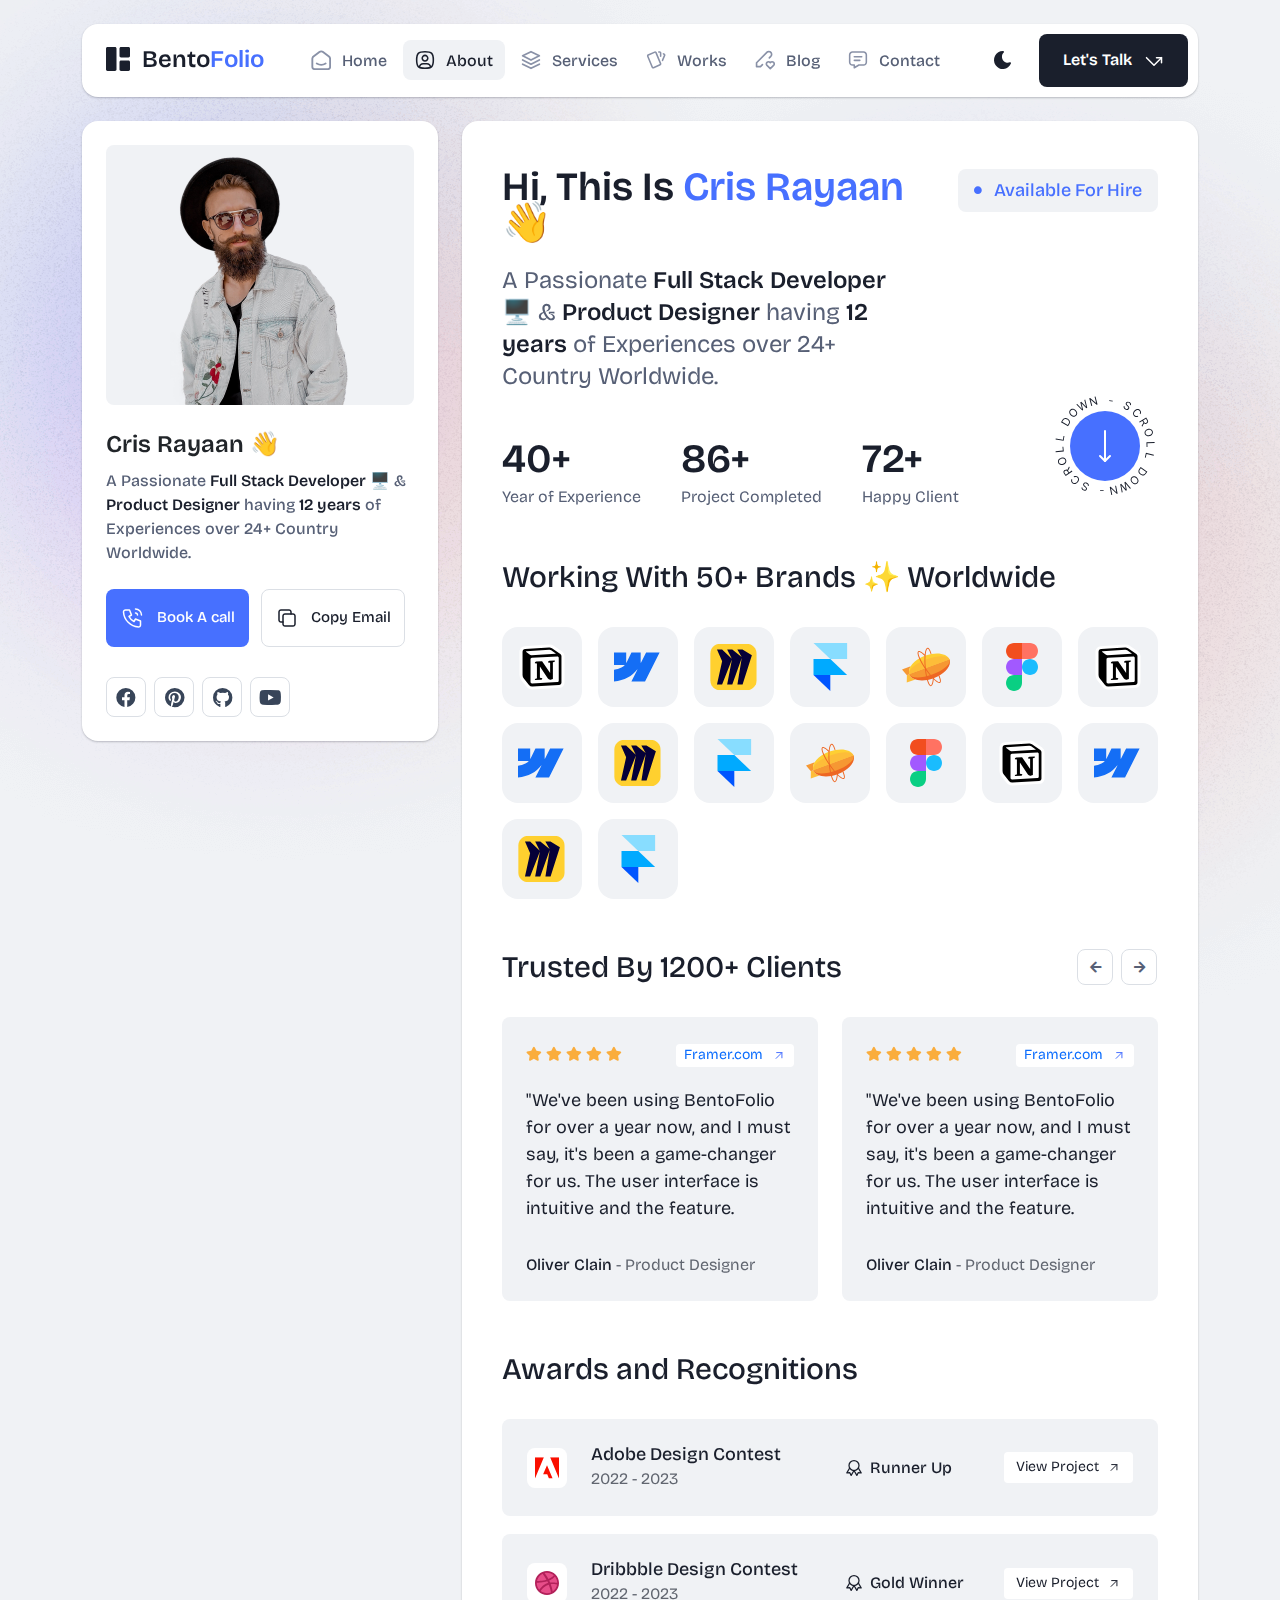
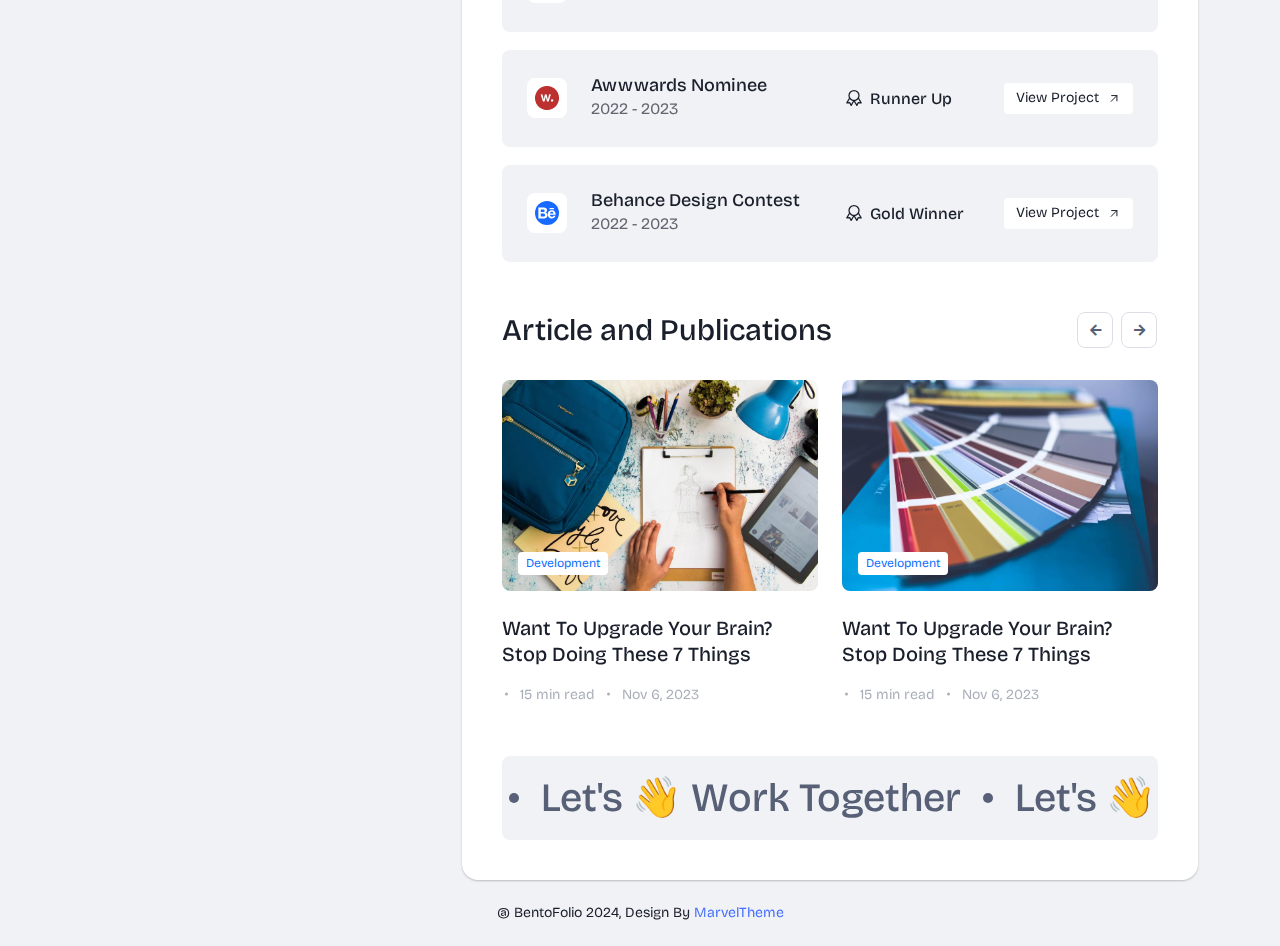
<file: about.html>
<!DOCTYPE html>
<html lang="en">


<!-- Mirrored from marveltheme.com/tf/html/bentofolio-html/about.html by HTTrack Website Copier/3.x [XR&CO'2014], Tue, 11 Jun 2024 08:14:04 GMT -->
<head>
  <meta charset="UTF-8">
  <meta http-equiv="X-UA-Compatible" content="IE=edge">
  <title>Bentofolio - Bootstrap Personal Portfolio Template</title>
  <meta name="description" content="Bentofolio - Bootstrap Personal Portfolio Template">
  <meta name="viewport" content="width=device-width, initial-scale=1">

  <link rel="shortcut icon" type="image/x-icon" href="assets/img/favicon.svg">
  <!-- Place favicon.ico in the root directory -->

  <!-- CSS here -->
  <link rel="stylesheet" href="assets/css/bootstrap.min.css">
  <link rel="stylesheet" href="assets/fontawsome/css/all.min.css">
  <link rel="stylesheet" href="assets/fontawsome/css/fontawesome.min.css">
  <link rel="stylesheet" href="assets/css/slick.css">
  <link rel="stylesheet" href="assets/css/magnific-popup.css">
  <link rel="stylesheet" href="assets/css/style.css">
  <link rel="stylesheet" href="assets/css/responsive.css">
</head>

<body>
  <div id="page-content">
    <!-- header part start -->
    <header class="header-area">
      <nav class="navbar">
        <div class="container">
          <div class="menu-container">
            <div class="logo">
              <a class="navbar-brand me-0" href="index.html">
                <svg width="24" height="24" viewBox="0 0 24 24" fill="none" xmlns="http://www.w3.org/2000/svg">
                  <path
                    d="M0 1.5C0 1.10218 0.158035 0.720644 0.43934 0.43934C0.720644 0.158035 1.10218 0 1.5 0L9 0C9.39782 0 9.77936 0.158035 10.0607 0.43934C10.342 0.720644 10.5 1.10218 10.5 1.5V22.5C10.5 22.8978 10.342 23.2794 10.0607 23.5607C9.77936 23.842 9.39782 24 9 24H1.5C1.10218 24 0.720644 23.842 0.43934 23.5607C0.158035 23.2794 0 22.8978 0 22.5V1.5ZM13.5 1.5C13.5 1.10218 13.658 0.720644 13.9393 0.43934C14.2206 0.158035 14.6022 0 15 0L22.5 0C22.8978 0 23.2794 0.158035 23.5607 0.43934C23.842 0.720644 24 1.10218 24 1.5V9C24 9.39782 23.842 9.77936 23.5607 10.0607C23.2794 10.342 22.8978 10.5 22.5 10.5H15C14.6022 10.5 14.2206 10.342 13.9393 10.0607C13.658 9.77936 13.5 9.39782 13.5 9V1.5ZM13.5 15C13.5 14.6022 13.658 14.2206 13.9393 13.9393C14.2206 13.658 14.6022 13.5 15 13.5H22.5C22.8978 13.5 23.2794 13.658 23.5607 13.9393C23.842 14.2206 24 14.6022 24 15V22.5C24 22.8978 23.842 23.2794 23.5607 23.5607C23.2794 23.842 22.8978 24 22.5 24H15C14.6022 24 14.2206 23.842 13.9393 23.5607C13.658 23.2794 13.5 22.8978 13.5 22.5V15Z"
                    class="logo-icon" />
                </svg>
                <span>Bento<span class="primary">Folio</span></span>
              </a>
            </div>
            <div class="navbar-main d-flex flex-grow-1">
              <div class="logo inner-logo d-block d-xl-none">
                <a class="navbar-brand me-0" href="index.html">
                  <svg width="24" height="24" viewBox="0 0 24 24" fill="none" xmlns="http://www.w3.org/2000/svg">
                    <path
                      d="M0 1.5C0 1.10218 0.158035 0.720644 0.43934 0.43934C0.720644 0.158035 1.10218 0 1.5 0L9 0C9.39782 0 9.77936 0.158035 10.0607 0.43934C10.342 0.720644 10.5 1.10218 10.5 1.5V22.5C10.5 22.8978 10.342 23.2794 10.0607 23.5607C9.77936 23.842 9.39782 24 9 24H1.5C1.10218 24 0.720644 23.842 0.43934 23.5607C0.158035 23.2794 0 22.8978 0 22.5V1.5ZM13.5 1.5C13.5 1.10218 13.658 0.720644 13.9393 0.43934C14.2206 0.158035 14.6022 0 15 0L22.5 0C22.8978 0 23.2794 0.158035 23.5607 0.43934C23.842 0.720644 24 1.10218 24 1.5V9C24 9.39782 23.842 9.77936 23.5607 10.0607C23.2794 10.342 22.8978 10.5 22.5 10.5H15C14.6022 10.5 14.2206 10.342 13.9393 10.0607C13.658 9.77936 13.5 9.39782 13.5 9V1.5ZM13.5 15C13.5 14.6022 13.658 14.2206 13.9393 13.9393C14.2206 13.658 14.6022 13.5 15 13.5H22.5C22.8978 13.5 23.2794 13.658 23.5607 13.9393C23.842 14.2206 24 14.6022 24 15V22.5C24 22.8978 23.842 23.2794 23.5607 23.5607C23.2794 23.842 22.8978 24 22.5 24H15C14.6022 24 14.2206 23.842 13.9393 23.5607C13.658 23.2794 13.5 22.8978 13.5 22.5V15Z"
                      class="logo-icon" />
                  </svg>
                  <span>Bento<span class="primary">Folio</span></span>
                </a>
              </div>
              <ul class="navbar-info mx-auto">
                <li class="nav-item">
                  <a class="nav-link" aria-current="page" href="index.html">
                    <svg class="nav-icon" viewBox="0 0 15 15" fill="none" xmlns="http://www.w3.org/2000/svg">
                      <path
                        d="M13.475 4.92481L9.03083 1.46814C8.64082 1.16473 8.1608 1 7.66667 1C7.17254 1 6.69251 1.16473 6.3025 1.46814L1.8575 4.92481C1.59037 5.13254 1.37424 5.39858 1.22563 5.7026C1.07701 6.00662 0.99984 6.34058 1 6.67897V12.679C1 13.121 1.17559 13.5449 1.48816 13.8575C1.80072 14.17 2.22464 14.3456 2.66667 14.3456H12.6667C13.1087 14.3456 13.5326 14.17 13.8452 13.8575C14.1577 13.5449 14.3333 13.121 14.3333 12.679V6.67897C14.3333 5.99314 14.0167 5.34564 13.475 4.92481Z"
                        stroke-width="1.4" stroke-linecap="round" stroke-linejoin="round" />
                      <path d="M10.9753 10.1665C9.13359 11.2773 6.14859 11.2773 4.30859 10.1665" stroke-width="1.4"
                        stroke-linecap="round" stroke-linejoin="round" />
                    </svg>

                    <span>Home</span>
                  </a>
                </li>
                <li class="nav-item">
                  <a class="nav-link active" href="about.html">
                    <svg class="nav-icon" viewBox="0 0 18 18" fill="none" xmlns="http://www.w3.org/2000/svg">
                      <path
                        d="M9 9.8335C9.66304 9.8335 10.2989 9.5701 10.7678 9.10126C11.2366 8.63242 11.5 7.99654 11.5 7.3335C11.5 6.67045 11.2366 6.03457 10.7678 5.56573C10.2989 5.09689 9.66304 4.8335 9 4.8335C8.33696 4.8335 7.70107 5.09689 7.23223 5.56573C6.76339 6.03457 6.5 6.67045 6.5 7.3335C6.5 7.99654 6.76339 8.63242 7.23223 9.10126C7.70107 9.5701 8.33696 9.8335 9 9.8335Z"
                        stroke-width="1.4" stroke-linecap="round" stroke-linejoin="round" />
                      <path
                        d="M9 1.5C15 1.5 16.5 3 16.5 9C16.5 15 15 16.5 9 16.5C3 16.5 1.5 15 1.5 9C1.5 3 3 1.5 9 1.5Z"
                        stroke-width="1.4" stroke-linecap="round" stroke-linejoin="round" />
                      <path
                        d="M4 15.7085V15.6668C4 14.7828 4.35119 13.9349 4.97631 13.3098C5.60143 12.6847 6.44928 12.3335 7.33333 12.3335H10.6667C11.5507 12.3335 12.3986 12.6847 13.0237 13.3098C13.6488 13.9349 14 14.7828 14 15.6668V15.7085"
                        stroke-width="1.4" stroke-linecap="round" stroke-linejoin="round" />
                    </svg>
                    About
                  </a>
                </li>
                <li class="nav-item">
                  <a class="nav-link" href="services.html">
                    <svg class="nav-icon" viewBox="0 0 16 16" fill="none" xmlns="http://www.w3.org/2000/svg">
                      <path d="M7.99967 1.3335L1.33301 4.66683L7.99967 8.00016L14.6663 4.66683L7.99967 1.3335Z"
                        stroke-width="1.4" stroke-linecap="round" stroke-linejoin="round" />
                      <path d="M1.33301 8L7.99967 11.3333L14.6663 8" stroke-width="1.4" stroke-linecap="round"
                        stroke-linejoin="round" />
                      <path d="M1.33301 11.3335L7.99967 14.6668L14.6663 11.3335" stroke-width="1.4"
                        stroke-linecap="round" stroke-linejoin="round" />
                    </svg>
                    Services
                  </a>
                </li>
                <li class="nav-item">
                  <a class="nav-link" href="portfolio.html">
                    <svg class="nav-icon" viewBox="0 0 18 17" fill="none" xmlns="http://www.w3.org/2000/svg">
                      <path
                        d="M2.00326 3.99733L7.95159 1.40649C8.04974 1.36442 8.15533 1.34243 8.26212 1.34181C8.3689 1.34119 8.47473 1.36196 8.57337 1.40289C8.67201 1.44382 8.76145 1.50408 8.83642 1.58013C8.9114 1.65617 8.97039 1.74646 9.00992 1.84566L13.1133 11.764C13.1985 11.9651 13.2014 12.1917 13.1213 12.3949C13.0412 12.5982 12.8845 12.7618 12.6849 12.8507L6.73742 15.4415C6.63922 15.4837 6.53356 15.5058 6.42668 15.5065C6.3198 15.5072 6.21387 15.4864 6.11514 15.4455C6.0164 15.4046 5.92688 15.3442 5.85184 15.2681C5.7768 15.192 5.71778 15.1016 5.67826 15.0023L1.57492 5.08316C1.48963 4.88204 1.48673 4.65546 1.56684 4.45222C1.64696 4.24898 1.80367 4.08616 2.00326 3.99733Z"
                        stroke-width="1.4" stroke-linecap="round" stroke-linejoin="round" />
                      <path
                        d="M11.5 1.3335H12.3333C12.5543 1.3335 12.7663 1.42129 12.9226 1.57757C13.0789 1.73385 13.1667 1.94582 13.1667 2.16683V5.0835"
                        stroke-width="1.4" stroke-linecap="round" stroke-linejoin="round" />
                      <path
                        d="M15.6663 3C15.8863 3.09333 16.0997 3.18083 16.3063 3.2625C16.5098 3.34882 16.6706 3.51241 16.7534 3.71729C16.8362 3.92217 16.8343 4.15155 16.748 4.355L14.833 8.83334"
                        stroke-width="1.4" stroke-linecap="round" stroke-linejoin="round" />
                    </svg>
                    Works
                  </a>
                </li>
                <li class="nav-item">
                  <a class="nav-link" href="blog.html">
                    <svg class="nav-icon" viewBox="0 0 17 16" fill="none" xmlns="http://www.w3.org/2000/svg">
                      <path
                        d="M12.1663 6.16676L13.4163 4.91676C13.6352 4.69789 13.8088 4.43805 13.9273 4.15208C14.0457 3.86612 14.1067 3.55962 14.1067 3.25009C14.1067 2.94056 14.0457 2.63406 13.9273 2.3481C13.8088 2.06213 13.6352 1.80229 13.4163 1.58342C13.1975 1.36455 12.9376 1.19094 12.6517 1.07248C12.3657 0.954033 12.0592 0.893066 11.7497 0.893066C11.4401 0.893066 11.1336 0.954033 10.8477 1.07248C10.5617 1.19094 10.3019 1.36455 10.083 1.58342L1.33301 10.3334V13.6668H4.66634L6.33301 12.0001"
                        stroke-width="1.4" stroke-linecap="round" stroke-linejoin="round" />
                      <path
                        d="M13.0004 15.3335L15.7921 12.5968C15.9633 12.4307 16.0995 12.232 16.1926 12.0124C16.2857 11.7927 16.3339 11.5567 16.3343 11.3181C16.3347 11.0796 16.2873 10.8434 16.1948 10.6235C16.1024 10.4035 15.9669 10.2044 15.7963 10.0377C15.448 9.69712 14.9806 9.50602 14.4935 9.50509C14.0065 9.50415 13.5383 9.69346 13.1888 10.0327L13.0021 10.216L12.8163 10.0327C12.4681 9.69237 12.0008 9.50143 11.5139 9.50049C11.0271 9.49956 10.5591 9.68871 10.2096 10.0277C10.0383 10.1937 9.9021 10.3924 9.80891 10.612C9.71572 10.8316 9.66746 11.0677 9.667 11.3062C9.66653 11.5447 9.71386 11.781 9.80619 12.0009C9.89853 12.2209 10.034 12.4201 10.2046 12.5868L13.0004 15.3335Z"
                        stroke-width="1.4" stroke-linecap="round" stroke-linejoin="round" />
                    </svg>
                    Blog
                  </a>
                </li>
                <li class="nav-item">
                  <a class="nav-link" href="contact.html">
                    <svg class="nav-icon" viewBox="0 0 18 17" fill="none" xmlns="http://www.w3.org/2000/svg">
                      <path d="M5.66699 5.5H12.3337" stroke-width="1.4" stroke-linecap="round"
                        stroke-linejoin="round" />
                      <path d="M5.66699 8.8335H10.667" stroke-width="1.4" stroke-linecap="round"
                        stroke-linejoin="round" />
                      <path
                        d="M14 1.3335C14.663 1.3335 15.2989 1.59689 15.7678 2.06573C16.2366 2.53457 16.5 3.17045 16.5 3.8335V10.5002C16.5 11.1632 16.2366 11.7991 15.7678 12.2679C15.2989 12.7368 14.663 13.0002 14 13.0002H9.83333L5.66667 15.5002V13.0002H4C3.33696 13.0002 2.70107 12.7368 2.23223 12.2679C1.76339 11.7991 1.5 11.1632 1.5 10.5002V3.8335C1.5 3.17045 1.76339 2.53457 2.23223 2.06573C2.70107 1.59689 3.33696 1.3335 4 1.3335H14Z"
                        stroke-width="1.4" stroke-linecap="round" stroke-linejoin="round" />
                    </svg>
                    Contact
                  </a>
                </li>
              </ul>
              <div class="header-right-info d-flex align-items-center">
                <button class="theme-control-btn">
                  <span class="dark">
                    <svg width="24" height="24" viewBox="0 0 24 24" fill="none" xmlns="http://www.w3.org/2000/svg">
                      <path
                        d="M11.8005 3C10.207 3.0003 8.64356 3.44286 7.27683 4.28049C5.91011 5.11811 4.79139 6.31937 4.04002 7.75612C3.28865 9.19288 2.93281 10.8112 3.01046 12.4386C3.08811 14.0659 3.59633 15.6411 4.48091 16.9963C5.3655 18.3514 6.59326 19.4356 8.03324 20.1333C9.47322 20.8309 11.0714 21.1157 12.6573 20.9574C14.2432 20.7991 15.7573 20.2036 17.0381 19.2344C18.319 18.2652 19.3185 16.9587 19.9301 15.4542C20.2302 14.7162 19.5111 13.9746 18.7875 14.2752C17.5475 14.7888 16.1706 14.8418 14.8963 14.425C13.622 14.0082 12.5308 13.1479 11.8126 11.9937C11.0943 10.8396 10.7943 9.4645 10.9648 8.10764C11.1353 6.75077 11.7655 5.49792 12.7458 4.5669L12.8136 4.4949C13.2986 3.9279 12.913 3.0072 12.1464 3.0072H11.9122L11.8524 3.0018L11.7996 3H11.8005Z"
                        fill="#1A1F2C" />
                    </svg>
                    <small class="theme-text d-block d-xl-none">Change appearance</small>
                  </span>
                  <span class="light">
                    <svg width="24" height="24" viewBox="0 0 24 24" fill="none" xmlns="http://www.w3.org/2000/svg">
                      <path
                        d="M12 19C12.2449 19 12.4813 19.09 12.6644 19.2527C12.8474 19.4155 12.9643 19.6397 12.993 19.883L13 20V21C12.9997 21.2549 12.9021 21.5 12.7272 21.6854C12.5522 21.8707 12.313 21.9822 12.0586 21.9972C11.8042 22.0121 11.5536 21.9293 11.3582 21.7657C11.1627 21.6021 11.0371 21.3701 11.007 21.117L11 21V20C11 19.7348 11.1054 19.4804 11.2929 19.2929C11.4804 19.1054 11.7348 19 12 19Z"
                        fill="#FD7E41" />
                      <path
                        d="M18.3127 16.9099L18.4067 16.9929L19.1067 17.6929C19.2861 17.8729 19.3902 18.1144 19.398 18.3683C19.4057 18.6223 19.3165 18.8697 19.1485 19.0602C18.9804 19.2508 18.7462 19.3702 18.4933 19.3943C18.2403 19.4184 17.9877 19.3454 17.7867 19.1899L17.6927 19.1069L16.9927 18.4069C16.8202 18.2347 16.7165 18.0053 16.7012 17.7619C16.6859 17.5186 16.76 17.278 16.9097 17.0855C17.0593 16.893 17.2741 16.7618 17.5137 16.7166C17.7533 16.6713 18.0012 16.7152 18.2107 16.8399L18.3127 16.9099Z"
                        fill="#FD7E41" />
                      <path
                        d="M7.00747 16.993C7.17965 17.1652 7.28308 17.3943 7.29836 17.6373C7.31364 17.8803 7.23972 18.1206 7.09047 18.313L7.00747 18.407L6.30747 19.107C6.12751 19.2863 5.88604 19.3905 5.63209 19.3982C5.37814 19.406 5.13076 19.3168 4.94019 19.1487C4.74963 18.9807 4.63017 18.7464 4.60607 18.4935C4.58198 18.2406 4.65506 17.988 4.81047 17.787L4.89347 17.693L5.59347 16.993C5.781 16.8055 6.03531 16.7002 6.30047 16.7002C6.56563 16.7002 6.81994 16.8055 7.00747 16.993Z"
                        fill="#FD7E41" />
                      <path
                        d="M3.99987 11C4.25475 11.0003 4.4999 11.0979 4.68524 11.2728C4.87057 11.4478 4.9821 11.687 4.99704 11.9414C5.01198 12.1958 4.92919 12.4464 4.7656 12.6418C4.60201 12.8373 4.36996 12.9629 4.11687 12.993L3.99987 13H2.99987C2.74499 12.9997 2.49984 12.9021 2.3145 12.7272C2.12916 12.5522 2.01763 12.313 2.0027 12.0586C1.98776 11.8042 2.07054 11.5536 2.23413 11.3582C2.39772 11.1627 2.62977 11.0371 2.88287 11.007L2.99987 11H3.99987Z"
                        fill="#FD7E41" />
                      <path
                        d="M20.9999 11C21.2547 11.0003 21.4999 11.0979 21.6852 11.2728C21.8706 11.4478 21.9821 11.687 21.997 11.9414C22.012 12.1958 21.9292 12.4464 21.7656 12.6418C21.602 12.8373 21.37 12.9629 21.1169 12.993L20.9999 13H19.9999C19.745 12.9997 19.4998 12.9021 19.3145 12.7272C19.1292 12.5522 19.0176 12.313 19.0027 12.0586C18.9878 11.8042 19.0705 11.5536 19.2341 11.3582C19.3977 11.1627 19.6298 11.0371 19.8829 11.007L19.9999 11H20.9999Z"
                        fill="#FD7E41" />
                      <path
                        d="M6.21264 4.80985L6.30664 4.89285L7.00664 5.59285C7.18599 5.77281 7.29011 6.01429 7.29787 6.26824C7.30562 6.52219 7.21642 6.76957 7.04839 6.96013C6.88036 7.1507 6.64609 7.27016 6.39316 7.29425C6.14024 7.31834 5.88763 7.24526 5.68664 7.08985L5.59264 7.00685L4.89264 6.30685C4.72073 6.13453 4.61757 5.90543 4.6025 5.66248C4.58744 5.41954 4.6615 5.17945 4.8108 4.98721C4.9601 4.79497 5.1744 4.66378 5.41351 4.61824C5.65262 4.57271 5.90013 4.61594 6.10964 4.73985L6.21264 4.80985Z"
                        fill="#FD7E41" />
                      <path
                        d="M19.1071 4.89288C19.2793 5.06508 19.3827 5.29418 19.398 5.5372C19.4132 5.78023 19.3393 6.02048 19.1901 6.21288L19.1071 6.30688L18.4071 7.00688C18.2271 7.18623 17.9856 7.29036 17.7317 7.29811C17.4777 7.30587 17.2304 7.21667 17.0398 7.04864C16.8492 6.8806 16.7298 6.64633 16.7057 6.39341C16.6816 6.14049 16.7547 5.88788 16.9101 5.68688L16.9931 5.59288L17.6931 4.89288C17.8806 4.70541 18.1349 4.6001 18.4001 4.6001C18.6652 4.6001 18.9196 4.70541 19.1071 4.89288Z"
                        fill="#FD7E41" />
                      <path
                        d="M12 2C12.2449 2.00003 12.4813 2.08996 12.6644 2.25272C12.8474 2.41547 12.9643 2.63975 12.993 2.883L13 3V4C12.9997 4.25488 12.9021 4.50003 12.7272 4.68537C12.5522 4.8707 12.313 4.98223 12.0586 4.99717C11.8042 5.01211 11.5536 4.92933 11.3582 4.76573C11.1627 4.60214 11.0371 4.3701 11.007 4.117L11 4V3C11 2.73478 11.1054 2.48043 11.2929 2.29289C11.4804 2.10536 11.7348 2 12 2Z"
                        fill="#FD7E41" />
                      <path
                        d="M12 7C12.9797 6.99994 13.9378 7.28769 14.7553 7.8275C15.5729 8.36731 16.2138 9.1354 16.5986 10.0364C16.9833 10.9373 17.0949 11.9315 16.9195 12.8953C16.7441 13.8592 16.2893 14.7502 15.6118 15.4579C14.9343 16.1655 14.0638 16.6585 13.1085 16.8756C12.1532 17.0928 11.1552 17.0245 10.2383 16.6793C9.3215 16.334 8.52629 15.7271 7.95146 14.9338C7.37663 14.1405 7.04752 13.1958 7.005 12.217L7 12L7.005 11.783C7.06092 10.4958 7.61161 9.27978 8.54222 8.38866C9.47284 7.49754 10.7115 7.00007 12 7Z"
                        fill="#FD7E41" />

                    </svg>
                    <small class="theme-text d-block d-xl-none">Change appearance</small>
                  </span>
                </button>
                <a href="contact.html" class="lets-talk-btn">
                  Let's Talk
                  <svg class="icon" width="20" height="20" viewBox="0 0 20 20" fill="none"
                    xmlns="http://www.w3.org/2000/svg">
                    <path d="M17.5 11.6665V6.6665H12.5" stroke="white" stroke-width="1.5" stroke-linecap="round"
                      stroke-linejoin="round" />
                    <path d="M17.5 6.6665L10 14.1665L2.5 6.6665" stroke="white" stroke-width="1.5"
                      stroke-linecap="round" stroke-linejoin="round" />
                  </svg>
                </a>
              </div>
            </div>
            <div class="mobile-menu-overlay d-block d-lg-none"></div>
            <div class="mobile-menu-control-bar d-block d-xl-none">
              <button class="mobile-menu-control-bar">
                <i class="fas fa-bars"></i>
              </button>
            </div>
          </div>
        </div>
      </nav>
    </header>
    <!-- header part end -->

    <!-- main area part start -->
    <main>

      <section class="content-box-area mt-4">
        <div class="container">
          <div class="row g-4">
            <div class="col-xl-4">
              <div class="card profile-card">
                <div class="card-body">
                  <div class="image text-center">
                    <img src="assets/img/images/profile.png" alt="profile">
                  </div>
                  <div class="text">
                    <h3 class="card-title">Cris Rayaan 👋</h3>
                    <p>A Passionate <span>Full Stack Developer</span> 🖥️ & <span>Product Designer</span> having
                      <span>12
                        years</span> of Experiences over 24+
                      Country Worldwide.</p>
                    <div class="common-button-groups">
                      <a class="btn btn-call" href="#">
                        <svg class="icon" width="25" height="24" viewBox="0 0 25 24" fill="none"
                          xmlns="http://www.w3.org/2000/svg">
                          <path
                            d="M5.5 4H9.5L11.5 9L9 10.5C10.071 12.6715 11.8285 14.429 14 15.5L15.5 13L20.5 15V19C20.5 19.5304 20.2893 20.0391 19.9142 20.4142C19.5391 20.7893 19.0304 21 18.5 21C14.5993 20.763 10.9202 19.1065 8.15683 16.3432C5.3935 13.5798 3.73705 9.90074 3.5 6C3.5 5.46957 3.71071 4.96086 4.08579 4.58579C4.46086 4.21071 4.96957 4 5.5 4Z"
                            stroke="white" stroke-width="1.5" stroke-linecap="round" stroke-linejoin="round" />
                          <path
                            d="M15.5 7C16.0304 7 16.5391 7.21071 16.9142 7.58579C17.2893 7.96086 17.5 8.46957 17.5 9"
                            stroke="white" stroke-width="1.5" stroke-linecap="round" stroke-linejoin="round" />
                          <path d="M15.5 3C17.0913 3 18.6174 3.63214 19.7426 4.75736C20.8679 5.88258 21.5 7.4087 21.5 9"
                            stroke="white" stroke-width="1.5" stroke-linecap="round" stroke-linejoin="round" />
                        </svg>
                        Book A call
                      </a>
                      <button class="btn btn-copy" data-clipboard-text="example@example.com">
                        <svg class="icon" width="24" height="24" viewBox="0 0 24 24" fill="none"
                          xmlns="http://www.w3.org/2000/svg">
                          <path
                            d="M8 10C8 9.46957 8.21071 8.96086 8.58579 8.58579C8.96086 8.21071 9.46957 8 10 8H18C18.5304 8 19.0391 8.21071 19.4142 8.58579C19.7893 8.96086 20 9.46957 20 10V18C20 18.5304 19.7893 19.0391 19.4142 19.4142C19.0391 19.7893 18.5304 20 18 20H10C9.46957 20 8.96086 19.7893 8.58579 19.4142C8.21071 19.0391 8 18.5304 8 18V10Z"
                            stroke-width="1.5" stroke-linecap="round" stroke-linejoin="round" />
                          <path
                            d="M16 8V6C16 5.46957 15.7893 4.96086 15.4142 4.58579C15.0391 4.21071 14.5304 4 14 4H6C5.46957 4 4.96086 4.21071 4.58579 4.58579C4.21071 4.96086 4 5.46957 4 6V14C4 14.5304 4.21071 15.0391 4.58579 15.4142C4.96086 15.7893 5.46957 16 6 16H8"
                            stroke-width="1.5" stroke-linecap="round" stroke-linejoin="round" />
                        </svg>
                        Copy Email
                      </button>
                    </div>
                    <div class="social-media-icon">
                      <ul class="list-unstyled">
                        <li><a href="#"><i class="fab fa-facebook"></i></a></li>
                        <li><a href="#"><i class="fab fa-pinterest"></i></a></li>
                        <li><a href="#"><i class="fab fa-github"></i></a></li>
                        <li><a href="#"><i class="fab fa-youtube"></i></a></li>
                      </ul>
                    </div>
                  </div>
                </div>
              </div>
            </div>
            <div class="col-xl-8">
              <div class="card content-box-card">
                <div class="card-body">
                  <div class="top-info">
                    <div class="text">
                      <h1 class="main-title">Hi, This Is <span>Cris Rayaan</span> 👋</h1>
                      <p>A Passionate <b>Full Stack Developer</b> 🖥️ & <b>Product Designer</b> having
                        <b>12 years</b> of Experiences over 24+ Country Worldwide. </p>
                    </div>
                    <div class="available-btn">
                      <span><i class="fas fa-circle"></i> Available For Hire</span>
                    </div>
                  </div>
                  <div class="counter-area">
                    <div class="counter">
                      <div class="counter-item">
                        <h3 class="number">40+</h3>
                        <p class="subtitle">Year of Experience</p>
                      </div>
                      <div class="counter-item">
                        <h3 class="number">86+</h3>
                        <p class="subtitle">Project Completed
                        </p>
                      </div>
                      <div class="counter-item">
                        <h3 class="number">72+</h3>
                        <p class="subtitle">Happy Client
                        </p>
                      </div>
                    </div>
                    <div class="circle-area">
                      <div class="circle-text">
                        <img class="circle-image" src="assets/img/about-us/circle-text.svg" alt="circle-text">
                        <img class="circle-image circle-image-light d-none"
                          src="assets/img/about-us/circle-text-light.svg" alt="circle-text">
                        <span class="arrow-down">
                          <svg width="40" height="40" viewBox="0 0 40 40" fill="none"
                            xmlns="http://www.w3.org/2000/svg">
                            <path d="M20 5V35" stroke="white" stroke-width="2" stroke-linecap="round"
                              stroke-linejoin="round" />
                            <path d="M15 30L20 35L25 30" stroke="white" stroke-width="2" stroke-linecap="round"
                              stroke-linejoin="round" />
                          </svg>
                        </span>
                      </div>
                    </div>
                  </div>
                  <div class="working-with-area">
                    <h2 class="main-common-title">Working With 50+ Brands ✨ Worldwide
                    </h2>
                    <div class="working-with-main">
                      <div class="items">
                        <img src="assets/img/icons/notion.svg" alt="notion">
                      </div>
                      <div class="items">
                        <img src="assets/img/icons/webflow.svg" alt="webflow">
                      </div>
                      <div class="items">
                        <img src="assets/img/icons/mico.svg" alt="mico">
                      </div>
                      <div class="items">
                        <img src="assets/img/icons/framer.svg" alt="framer">
                      </div>
                      <div class="items">
                        <img src="assets/img/icons/zeplin.svg" alt="zeplin">
                      </div>
                      <div class="items">
                        <img src="assets/img/icons/figma.svg" alt="figma">
                      </div>
                      <div class="items">
                        <img src="assets/img/icons/notion.svg" alt="notion">
                      </div>
                      <div class="items">
                        <img src="assets/img/icons/webflow.svg" alt="webflow">
                      </div>
                      <div class="items">
                        <img src="assets/img/icons/mico.svg" alt="mico">
                      </div>
                      <div class="items">
                        <img src="assets/img/icons/framer.svg" alt="framer">
                      </div>
                      <div class="items">
                        <img src="assets/img/icons/zeplin.svg" alt="zeplin">
                      </div>
                      <div class="items">
                        <img src="assets/img/icons/figma.svg" alt="figma">
                      </div>
                      <div class="items">
                        <img src="assets/img/icons/notion.svg" alt="notion">
                      </div>
                      <div class="items">
                        <img src="assets/img/icons/webflow.svg" alt="webflow">
                      </div>
                      <div class="items">
                        <img src="assets/img/icons/mico.svg" alt="mico">
                      </div>
                      <div class="items">
                        <img src="assets/img/icons/framer.svg" alt="framer">
                      </div>
                    </div>
                  </div>
                  <div class="client-feedback">
                    <h2 class="main-common-title">Trusted By 1200+ Clients
                    </h2>
                    <div class="row client-feedback-slider">
                      <div class="col-lg-6">
                        <div class="feedback-item">
                          <div class="feedback-top-info">
                            <div class="rating">
                              <i class="fas fa-star"></i>
                              <i class="fas fa-star"></i>
                              <i class="fas fa-star"></i>
                              <i class="fas fa-star"></i>
                              <i class="fas fa-star"></i>
                            </div>
                            <div class="website">
                              <a href="#">Framer.com
                                <svg class="arrow-up" width="14" height="15" viewBox="0 0 14 15" fill="none"
                                  xmlns="http://www.w3.org/2000/svg">
                                  <path d="M9.91634 4.5835L4.08301 10.4168" stroke-linecap="round"
                                    stroke-linejoin="round" />
                                  <path d="M4.66699 4.5835H9.91699V9.8335" stroke-linecap="round"
                                    stroke-linejoin="round" />
                                </svg>
                              </a>
                            </div>
                          </div>
                          <div class="details">
                            <p>
                              "We've been using BentoFolio for over a year now, and I must say, it's been a game-changer
                              for us. The user interface is intuitive and the feature.
                            </p>
                          </div>
                          <div class="designation">
                            <p><span>Oliver Clain</span> - Product Designer</p>
                          </div>
                        </div>
                      </div>
                      <div class="col-lg-6">
                        <div class="feedback-item">
                          <div class="feedback-top-info">
                            <div class="rating">
                              <i class="fas fa-star"></i>
                              <i class="fas fa-star"></i>
                              <i class="fas fa-star"></i>
                              <i class="fas fa-star"></i>
                              <i class="fas fa-star"></i>
                            </div>
                            <div class="website">
                              <a href="#">Framer.com
                                <svg class="arrow-up" width="14" height="15" viewBox="0 0 14 15" fill="none"
                                  xmlns="http://www.w3.org/2000/svg">
                                  <path d="M9.91634 4.5835L4.08301 10.4168" stroke-linecap="round"
                                    stroke-linejoin="round" />
                                  <path d="M4.66699 4.5835H9.91699V9.8335" stroke-linecap="round"
                                    stroke-linejoin="round" />
                                </svg>
                              </a>
                            </div>
                          </div>
                          <div class="details">
                            <p>
                              "We've been using BentoFolio for over a year now, and I must say, it's been a game-changer
                              for us. The user interface is intuitive and the feature.
                            </p>
                          </div>
                          <div class="designation">
                            <p><span>Oliver Clain</span> - Product Designer</p>
                          </div>
                        </div>
                      </div>
                      <div class="col-lg-6">
                        <div class="feedback-item">
                          <div class="feedback-top-info">
                            <div class="rating">
                              <i class="fas fa-star"></i>
                              <i class="fas fa-star"></i>
                              <i class="fas fa-star"></i>
                              <i class="fas fa-star"></i>
                              <i class="fas fa-star"></i>
                            </div>
                            <div class="website">
                              <a href="#">Framer.com
                                <svg class="arrow-up" width="14" height="15" viewBox="0 0 14 15" fill="none"
                                  xmlns="http://www.w3.org/2000/svg">
                                  <path d="M9.91634 4.5835L4.08301 10.4168" stroke-linecap="round"
                                    stroke-linejoin="round" />
                                  <path d="M4.66699 4.5835H9.91699V9.8335" stroke-linecap="round"
                                    stroke-linejoin="round" />
                                </svg>
                              </a>
                            </div>
                          </div>
                          <div class="details">
                            <p>
                              "We've been using BentoFolio for over a year now, and I must say, it's been a game-changer
                              for us. The user interface is intuitive and the feature.
                            </p>
                          </div>
                          <div class="designation">
                            <p><span>Oliver Clain</span> - Product Designer</p>
                          </div>
                        </div>
                      </div>
                    </div>
                  </div>
                  <div class="awards-recognitions">
                    <h2 class="main-common-title">Awards and Recognitions
                    </h2>
                    <div class="awards-recognitions-main">
                      <ul class="list-unstyled">
                        <li>
                          <a href="#" class="d-block w-100">
                            <div class="awards-item">
                              <div class="award-name">
                                <div class="icon">
                                  <img src="assets/img/icons/adobe.svg" alt="adobe">
                                </div>
                                <div class="text">
                                  <h4 class="title">Adobe Design Contest</h4>
                                  <p class="year">2022 - 2023</p>
                                </div>
                              </div>
                              <div class="winner-tag">
                                <h4 class="title">
                                  <svg class="icon" width="24" height="24" viewBox="0 0 24 24" fill="none"
                                    xmlns="http://www.w3.org/2000/svg">
                                    <path
                                      d="M6 9C6 10.5913 6.63214 12.1174 7.75736 13.2426C8.88258 14.3679 10.4087 15 12 15C13.5913 15 15.1174 14.3679 16.2426 13.2426C17.3679 12.1174 18 10.5913 18 9C18 7.4087 17.3679 5.88258 16.2426 4.75736C15.1174 3.63214 13.5913 3 12 3C10.4087 3 8.88258 3.63214 7.75736 4.75736C6.63214 5.88258 6 7.4087 6 9Z"
                                      stroke-width="1.5" stroke-linecap="round" stroke-linejoin="round" />
                                    <path d="M12 15L15.4 20.89L16.998 17.657L20.596 17.889L17.196 12" stroke-width="1.5"
                                      stroke-linecap="round" stroke-linejoin="round" />
                                    <path d="M6.80234 12L3.40234 17.89L7.00034 17.657L8.59834 20.889L11.9983 15"
                                      stroke-width="1.5" stroke-linecap="round" stroke-linejoin="round" />
                                  </svg>
                                  Runner Up
                                </h4>
                              </div>
                              <div class="project-btn">
                                <span>
                                  View Project
                                  <svg class="arrow-up" width="14" height="15" viewBox="0 0 14 15" fill="none"
                                    xmlns="http://www.w3.org/2000/svg">
                                    <path d="M9.91634 4.5835L4.08301 10.4168" stroke-linecap="round"
                                      stroke-linejoin="round" />
                                    <path d="M4.66699 4.5835H9.91699V9.8335" stroke-linecap="round"
                                      stroke-linejoin="round" />
                                  </svg>
                                </span>
                              </div>
                            </div>
                          </a>
                        </li>
                        <li>
                          <a href="#" class="d-block w-100">
                            <div class="awards-item">
                              <div class="award-name">
                                <div class="icon">
                                  <img src="assets/img/icons/dribbble.svg" alt="dribbble">
                                </div>
                                <div class="text">
                                  <h4 class="title">Dribbble Design Contest</h4>
                                  <p class="year">2022 - 2023</p>
                                </div>
                              </div>
                              <div class="winner-tag">
                                <h4 class="title">
                                  <svg class="icon" width="24" height="24" viewBox="0 0 24 24" fill="none"
                                    xmlns="http://www.w3.org/2000/svg">
                                    <path
                                      d="M6 9C6 10.5913 6.63214 12.1174 7.75736 13.2426C8.88258 14.3679 10.4087 15 12 15C13.5913 15 15.1174 14.3679 16.2426 13.2426C17.3679 12.1174 18 10.5913 18 9C18 7.4087 17.3679 5.88258 16.2426 4.75736C15.1174 3.63214 13.5913 3 12 3C10.4087 3 8.88258 3.63214 7.75736 4.75736C6.63214 5.88258 6 7.4087 6 9Z"
                                      stroke-width="1.5" stroke-linecap="round" stroke-linejoin="round" />
                                    <path d="M12 15L15.4 20.89L16.998 17.657L20.596 17.889L17.196 12" stroke-width="1.5"
                                      stroke-linecap="round" stroke-linejoin="round" />
                                    <path d="M6.80234 12L3.40234 17.89L7.00034 17.657L8.59834 20.889L11.9983 15"
                                      stroke-width="1.5" stroke-linecap="round" stroke-linejoin="round" />
                                  </svg>
                                  Gold Winner
                                </h4>
                              </div>
                              <div class="project-btn">
                                <span>
                                  View Project
                                  <svg class="arrow-up" width="14" height="15" viewBox="0 0 14 15" fill="none"
                                    xmlns="http://www.w3.org/2000/svg">
                                    <path d="M9.91634 4.5835L4.08301 10.4168" stroke-linecap="round"
                                      stroke-linejoin="round" />
                                    <path d="M4.66699 4.5835H9.91699V9.8335" stroke-linecap="round"
                                      stroke-linejoin="round" />
                                  </svg>
                                </span>
                              </div>
                            </div>
                          </a>
                        </li>
                        <li>
                          <a href="#" class="d-block w-100">
                            <div class="awards-item">
                              <div class="award-name">
                                <div class="icon">
                                  <img src="assets/img/icons/awwwards.png" alt="awwwards">
                                </div>
                                <div class="text">
                                  <h4 class="title">Awwwards Nominee</h4>
                                  <p class="year">2022 - 2023</p>
                                </div>
                              </div>
                              <div class="winner-tag">
                                <h4 class="title">
                                  <svg class="icon" width="24" height="24" viewBox="0 0 24 24" fill="none"
                                    xmlns="http://www.w3.org/2000/svg">
                                    <path
                                      d="M6 9C6 10.5913 6.63214 12.1174 7.75736 13.2426C8.88258 14.3679 10.4087 15 12 15C13.5913 15 15.1174 14.3679 16.2426 13.2426C17.3679 12.1174 18 10.5913 18 9C18 7.4087 17.3679 5.88258 16.2426 4.75736C15.1174 3.63214 13.5913 3 12 3C10.4087 3 8.88258 3.63214 7.75736 4.75736C6.63214 5.88258 6 7.4087 6 9Z"
                                      stroke-width="1.5" stroke-linecap="round" stroke-linejoin="round" />
                                    <path d="M12 15L15.4 20.89L16.998 17.657L20.596 17.889L17.196 12" stroke-width="1.5"
                                      stroke-linecap="round" stroke-linejoin="round" />
                                    <path d="M6.80234 12L3.40234 17.89L7.00034 17.657L8.59834 20.889L11.9983 15"
                                      stroke-width="1.5" stroke-linecap="round" stroke-linejoin="round" />
                                  </svg>
                                  Runner Up
                                </h4>
                              </div>
                              <div class="project-btn">
                                <span>
                                  View Project
                                  <svg class="arrow-up" width="14" height="15" viewBox="0 0 14 15" fill="none"
                                    xmlns="http://www.w3.org/2000/svg">
                                    <path d="M9.91634 4.5835L4.08301 10.4168" stroke-linecap="round"
                                      stroke-linejoin="round" />
                                    <path d="M4.66699 4.5835H9.91699V9.8335" stroke-linecap="round"
                                      stroke-linejoin="round" />
                                  </svg>
                                </span>
                              </div>
                            </div>
                          </a>
                        </li>
                        <li>
                          <a href="#" class="d-block w-100">
                            <div class="awards-item">
                              <div class="award-name">
                                <div class="icon">
                                  <img src="assets/img/icons/behance.svg" alt="behance">
                                </div>
                                <div class="text">
                                  <h4 class="title">Behance Design Contest</h4>
                                  <p class="year">2022 - 2023</p>
                                </div>
                              </div>
                              <div class="winner-tag">
                                <h4 class="title">
                                  <svg class="icon" width="24" height="24" viewBox="0 0 24 24" fill="none"
                                    xmlns="http://www.w3.org/2000/svg">
                                    <path
                                      d="M6 9C6 10.5913 6.63214 12.1174 7.75736 13.2426C8.88258 14.3679 10.4087 15 12 15C13.5913 15 15.1174 14.3679 16.2426 13.2426C17.3679 12.1174 18 10.5913 18 9C18 7.4087 17.3679 5.88258 16.2426 4.75736C15.1174 3.63214 13.5913 3 12 3C10.4087 3 8.88258 3.63214 7.75736 4.75736C6.63214 5.88258 6 7.4087 6 9Z"
                                      stroke-width="1.5" stroke-linecap="round" stroke-linejoin="round" />
                                    <path d="M12 15L15.4 20.89L16.998 17.657L20.596 17.889L17.196 12" stroke-width="1.5"
                                      stroke-linecap="round" stroke-linejoin="round" />
                                    <path d="M6.80234 12L3.40234 17.89L7.00034 17.657L8.59834 20.889L11.9983 15"
                                      stroke-width="1.5" stroke-linecap="round" stroke-linejoin="round" />
                                  </svg>
                                  Gold Winner
                                </h4>
                              </div>
                              <div class="project-btn">
                                <span>
                                  View Project
                                  <svg class="arrow-up" width="14" height="15" viewBox="0 0 14 15" fill="none"
                                    xmlns="http://www.w3.org/2000/svg">
                                    <path d="M9.91634 4.5835L4.08301 10.4168" stroke-linecap="round"
                                      stroke-linejoin="round" />
                                    <path d="M4.66699 4.5835H9.91699V9.8335" stroke-linecap="round"
                                      stroke-linejoin="round" />
                                  </svg>
                                </span>
                              </div>
                            </div>
                          </a>
                        </li>
                      </ul>
                    </div>
                  </div>
                  <div class="article-publications">
                    <h2 class="main-common-title">Article and Publications</h2>
                    <div class="article-publications-main">
                      <div class="row article-publications-slider">
                        <div class="col-lg-6">
                          <div class="article-publications-item">
                            <div class="image">
                              <a href="article.html" class="d-block w-100">
                                <img src="assets/img/blog/blog-img-1.jpg" alt="blog-img-1" class="img-fluid w-100">
                              </a>
                              <a href="article.html" class="tags">Development</a>
                            </div>
                            <div class="text">
                              <a href="article.html" class="title">Want To Upgrade Your Brain? Stop Doing These 7
                                Things</a>
                              <ul class="list-unstyled">
                                <li>15 min read</li>
                                <li>Nov 6, 2023</li>
                              </ul>
                            </div>
                          </div>
                        </div>
                        <div class="col-lg-6">
                          <div class="article-publications-item">
                            <div class="image">
                              <a href="article.html" class="d-block w-100">
                                <img src="assets/img/blog/blog-img-2.jpg" alt="blog-img-2" class="img-fluid w-100">
                              </a>
                              <a href="article.html" class="tags">Development</a>
                            </div>
                            <div class="text">
                              <a href="article.html" class="title">Want To Upgrade Your Brain? Stop Doing These 7
                                Things</a>
                              <ul class="list-unstyled">
                                <li>15 min read</li>
                                <li>Nov 6, 2023</li>
                              </ul>
                            </div>
                          </div>
                        </div>
                        <div class="col-lg-6">
                          <div class="article-publications-item">
                            <div class="image">
                              <a href="article.html" class="d-block w-100">
                                <img src="assets/img/blog/blog-img-3.jpg" alt="blog-img-3" class="img-fluid w-100">
                              </a>
                              <a href="article.html" class="tags">Development</a>
                            </div>
                            <div class="text">
                              <a href="article.html" class="title">Want To Upgrade Your Brain? Stop Doing These 7
                                Things</a>
                              <ul class="list-unstyled">
                                <li>15 min read</li>
                                <li>Nov 6, 2023</li>
                              </ul>
                            </div>
                          </div>
                        </div>
                      </div>
                    </div>
                  </div>
                  <div class="work-together-slider">
                    <div class="slider-main d-flex gap-4 align-items-center">
                      <div class="slider-item">
                        <a href="contact.html">Let's 👋 Work Together</a>
                        <a href="contact.html">Let's 👋 Work Together</a>
                      </div>
                      <div class="slider-item">
                        <a href="contact.html">Let's 👋 Work Together</a>
                        <a href="contact.html">Let's 👋 Work Together</a>
                      </div>
                    </div>
                  </div>
                </div>
              </div>
            </div>
          </div>
        </div>
      </section>

      <!-- background shape area start -->
      <div class="background-shapes">
        <div class="shape-1 common-shape">
          <img src="assets/img/bg/banner-shape-1.png" alt="banner-shape-1">
        </div>
        <div class="shape-2 common-shape">
          <img src="assets/img/bg/banner-shape-1.png" alt="banner-shape-1">
        </div>
        <div class="threed-shape-1 move-with-cursor" data-value="1">
          <img src="assets/img/bg/object-3d-1.png" alt="object-3d-1">
        </div>
        <div class="threed-shape-2 move-with-cursor" data-value="1">
          <img src="assets/img/bg/object-3d-2.png" alt="object-3d-2">
        </div>
      </div>
      <!-- background shape area end -->
    </main>
    <!-- main area part end -->

    <!-- footer part start -->
    <footer class="footer-area">
      <div class="container">
        <div class="text text-center">
          <p>@ BentoFolio 2024, Design By <a href="#">MarvelTheme</a></p>
        </div>
      </div>
    </footer>
    <!-- footer part end -->
  </div>
  <!-- JS here -->
  <script src="assets/js/vendor/jquery-3.6.0.min.js"></script>
  <script src="assets/js/bootstrap.bundle.min.js"></script>
  <script src="assets/js/jquery.magnific-popup.min.js"></script>
  <script src="assets/js/ajax-form.js"></script>
  <script src="assets/js/clipboard.min.js"></script>
  <script src="assets/js/slick.min.js"></script>
  <script src="assets/js/script.js"></script>
</body>



<!-- Mirrored from marveltheme.com/tf/html/bentofolio-html/about.html by HTTrack Website Copier/3.x [XR&CO'2014], Tue, 11 Jun 2024 08:14:06 GMT -->
</html>
</file>
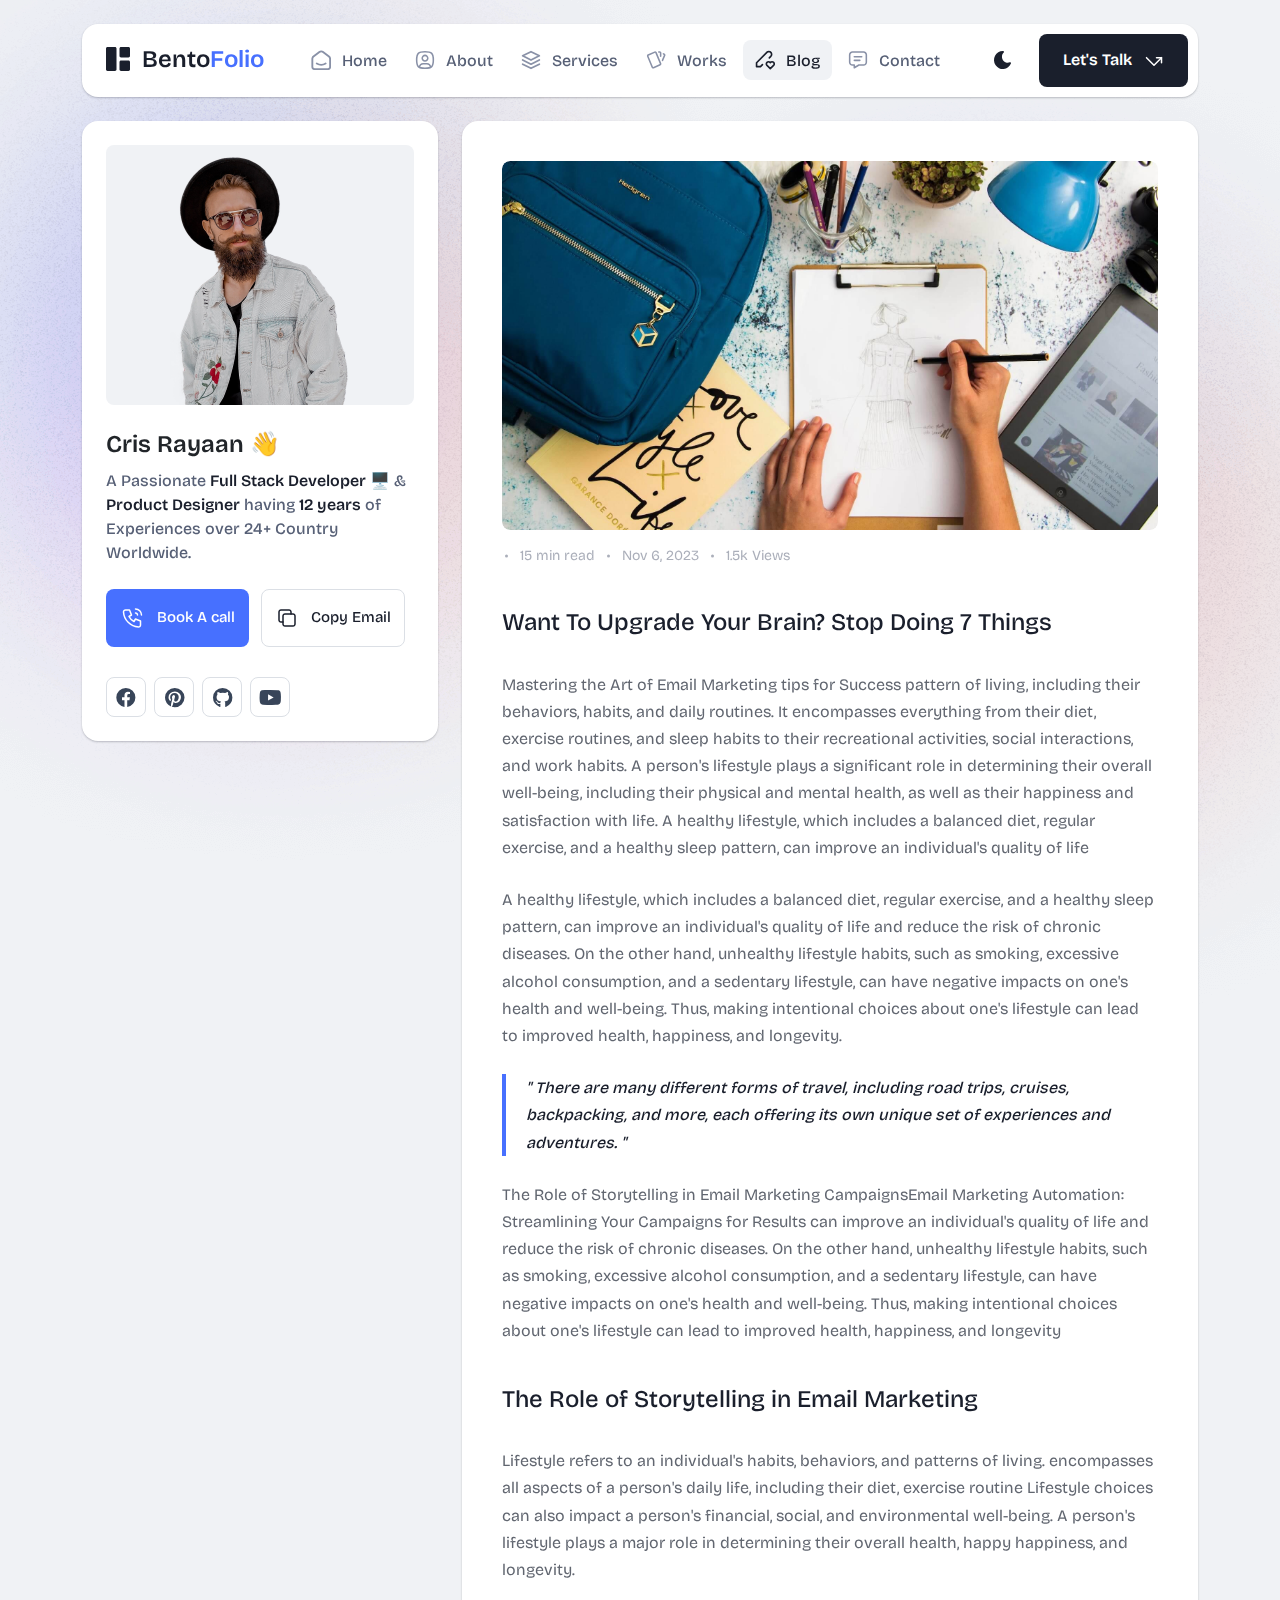
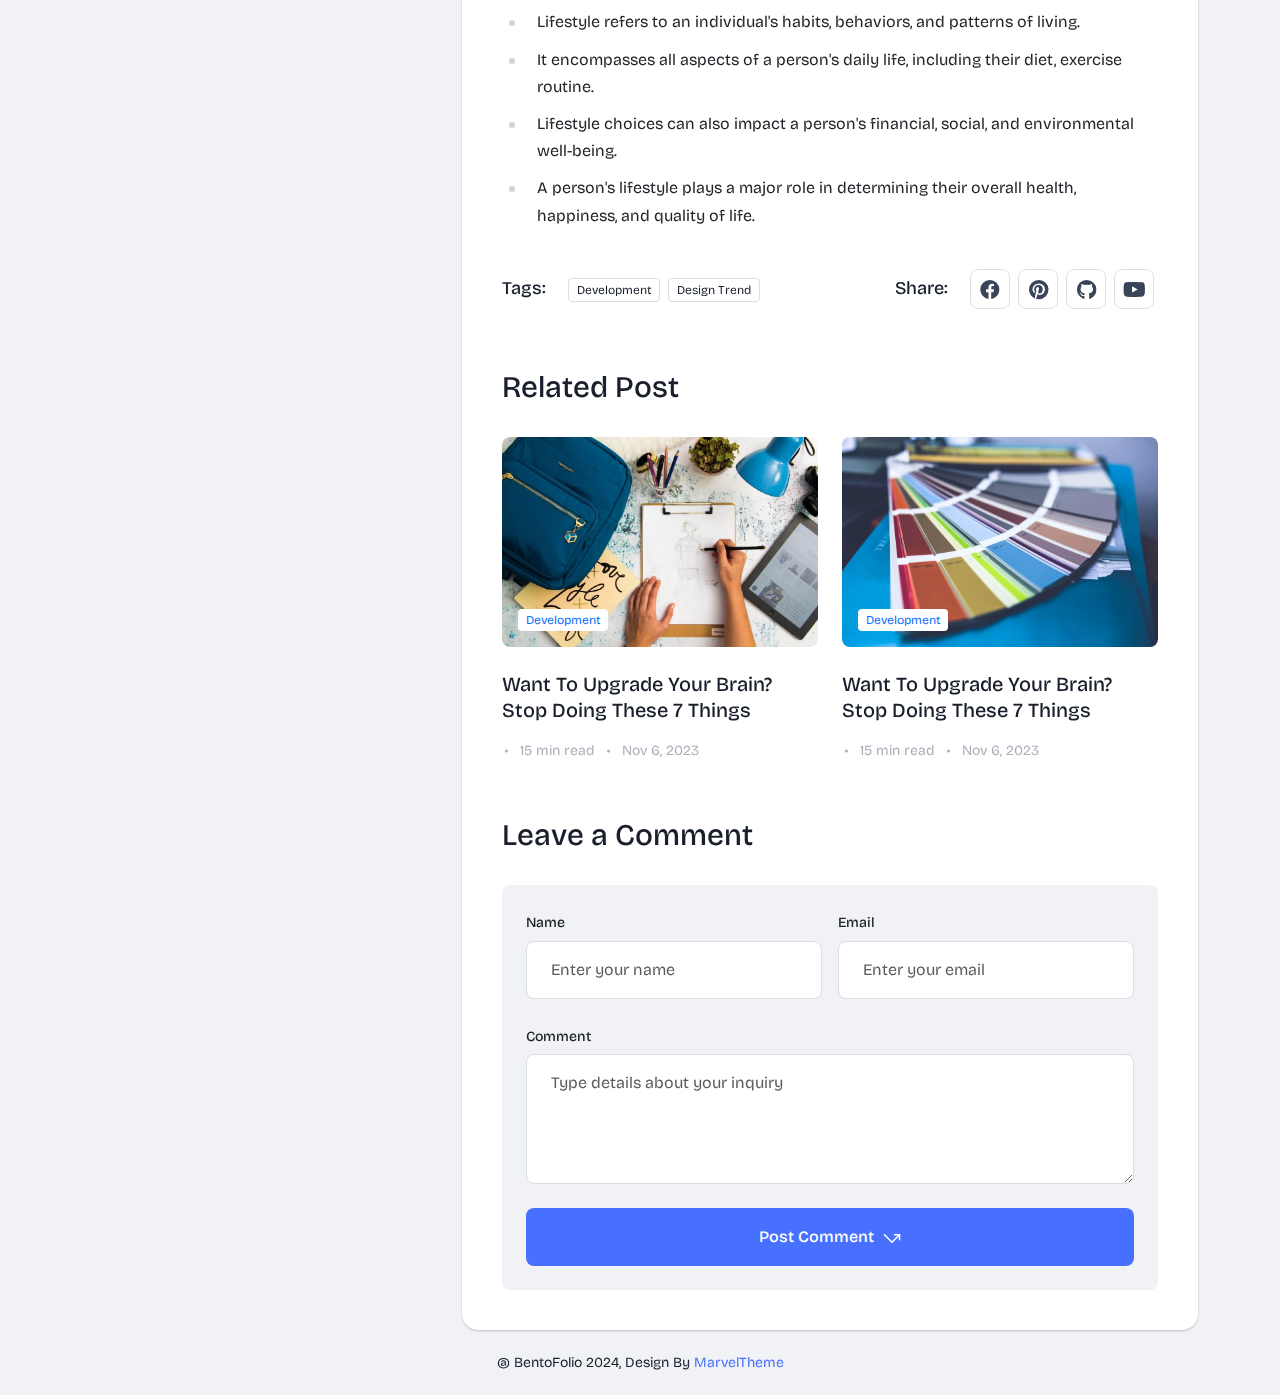
<file: article.html>
<!DOCTYPE html>
<html lang="en">
  <!-- Mirrored from marveltheme.com/tf/html/bentofolio-html/article.html by HTTrack Website Copier/3.x [XR&CO'2014], Tue, 11 Jun 2024 08:14:14 GMT -->
  <head>
    <meta charset="UTF-8" />
    <meta http-equiv="X-UA-Compatible" content="IE=edge" />
    <title>Bentofolio - Bootstrap Personal Portfolio Template</title>
    <meta
      name="description"
      content="Bentofolio - Bootstrap Personal Portfolio Template"
    />
    <meta name="viewport" content="width=device-width, initial-scale=1" />

    <link
      rel="shortcut icon"
      type="image/x-icon"
      href="assets/img/favicon.svg"
    />
    <!-- Place favicon.ico in the root directory -->

    <!-- CSS here -->
    <link rel="stylesheet" href="assets/css/bootstrap.min.css" />
    <link rel="stylesheet" href="assets/fontawsome/css/all.min.css" />
    <link rel="stylesheet" href="assets/fontawsome/css/fontawesome.min.css" />
    <link rel="stylesheet" href="assets/css/slick.css" />
    <link rel="stylesheet" href="assets/css/magnific-popup.css" />
    <link rel="stylesheet" href="assets/css/style.css" />
    <link rel="stylesheet" href="assets/css/responsive.css" />
  </head>

  <body>
    <div id="page-content">
      <!-- header part start -->
      <header class="header-area">
        <nav class="navbar">
          <div class="container">
            <div class="menu-container">
              <div class="logo">
                <a class="navbar-brand me-0" href="index.html">
                  <svg
                    width="24"
                    height="24"
                    viewBox="0 0 24 24"
                    fill="none"
                    xmlns="http://www.w3.org/2000/svg"
                  >
                    <path
                      d="M0 1.5C0 1.10218 0.158035 0.720644 0.43934 0.43934C0.720644 0.158035 1.10218 0 1.5 0L9 0C9.39782 0 9.77936 0.158035 10.0607 0.43934C10.342 0.720644 10.5 1.10218 10.5 1.5V22.5C10.5 22.8978 10.342 23.2794 10.0607 23.5607C9.77936 23.842 9.39782 24 9 24H1.5C1.10218 24 0.720644 23.842 0.43934 23.5607C0.158035 23.2794 0 22.8978 0 22.5V1.5ZM13.5 1.5C13.5 1.10218 13.658 0.720644 13.9393 0.43934C14.2206 0.158035 14.6022 0 15 0L22.5 0C22.8978 0 23.2794 0.158035 23.5607 0.43934C23.842 0.720644 24 1.10218 24 1.5V9C24 9.39782 23.842 9.77936 23.5607 10.0607C23.2794 10.342 22.8978 10.5 22.5 10.5H15C14.6022 10.5 14.2206 10.342 13.9393 10.0607C13.658 9.77936 13.5 9.39782 13.5 9V1.5ZM13.5 15C13.5 14.6022 13.658 14.2206 13.9393 13.9393C14.2206 13.658 14.6022 13.5 15 13.5H22.5C22.8978 13.5 23.2794 13.658 23.5607 13.9393C23.842 14.2206 24 14.6022 24 15V22.5C24 22.8978 23.842 23.2794 23.5607 23.5607C23.2794 23.842 22.8978 24 22.5 24H15C14.6022 24 14.2206 23.842 13.9393 23.5607C13.658 23.2794 13.5 22.8978 13.5 22.5V15Z"
                      class="logo-icon"
                    />
                  </svg>
                  <span>Bento<span class="primary">Folio</span></span>
                </a>
              </div>
              <div class="navbar-main d-flex flex-grow-1">
                <div class="logo inner-logo d-block d-xl-none">
                  <a class="navbar-brand me-0" href="index.html">
                    <svg
                      width="24"
                      height="24"
                      viewBox="0 0 24 24"
                      fill="none"
                      xmlns="http://www.w3.org/2000/svg"
                    >
                      <path
                        d="M0 1.5C0 1.10218 0.158035 0.720644 0.43934 0.43934C0.720644 0.158035 1.10218 0 1.5 0L9 0C9.39782 0 9.77936 0.158035 10.0607 0.43934C10.342 0.720644 10.5 1.10218 10.5 1.5V22.5C10.5 22.8978 10.342 23.2794 10.0607 23.5607C9.77936 23.842 9.39782 24 9 24H1.5C1.10218 24 0.720644 23.842 0.43934 23.5607C0.158035 23.2794 0 22.8978 0 22.5V1.5ZM13.5 1.5C13.5 1.10218 13.658 0.720644 13.9393 0.43934C14.2206 0.158035 14.6022 0 15 0L22.5 0C22.8978 0 23.2794 0.158035 23.5607 0.43934C23.842 0.720644 24 1.10218 24 1.5V9C24 9.39782 23.842 9.77936 23.5607 10.0607C23.2794 10.342 22.8978 10.5 22.5 10.5H15C14.6022 10.5 14.2206 10.342 13.9393 10.0607C13.658 9.77936 13.5 9.39782 13.5 9V1.5ZM13.5 15C13.5 14.6022 13.658 14.2206 13.9393 13.9393C14.2206 13.658 14.6022 13.5 15 13.5H22.5C22.8978 13.5 23.2794 13.658 23.5607 13.9393C23.842 14.2206 24 14.6022 24 15V22.5C24 22.8978 23.842 23.2794 23.5607 23.5607C23.2794 23.842 22.8978 24 22.5 24H15C14.6022 24 14.2206 23.842 13.9393 23.5607C13.658 23.2794 13.5 22.8978 13.5 22.5V15Z"
                        class="logo-icon"
                      />
                    </svg>
                    <span>Bento<span class="primary">Folio</span></span>
                  </a>
                </div>
                <ul class="navbar-info mx-auto">
                  <li class="nav-item">
                    <a class="nav-link" aria-current="page" href="index.html">
                      <svg
                        class="nav-icon"
                        viewBox="0 0 15 15"
                        fill="none"
                        xmlns="http://www.w3.org/2000/svg"
                      >
                        <path
                          d="M13.475 4.92481L9.03083 1.46814C8.64082 1.16473 8.1608 1 7.66667 1C7.17254 1 6.69251 1.16473 6.3025 1.46814L1.8575 4.92481C1.59037 5.13254 1.37424 5.39858 1.22563 5.7026C1.07701 6.00662 0.99984 6.34058 1 6.67897V12.679C1 13.121 1.17559 13.5449 1.48816 13.8575C1.80072 14.17 2.22464 14.3456 2.66667 14.3456H12.6667C13.1087 14.3456 13.5326 14.17 13.8452 13.8575C14.1577 13.5449 14.3333 13.121 14.3333 12.679V6.67897C14.3333 5.99314 14.0167 5.34564 13.475 4.92481Z"
                          stroke-width="1.4"
                          stroke-linecap="round"
                          stroke-linejoin="round"
                        />
                        <path
                          d="M10.9753 10.1665C9.13359 11.2773 6.14859 11.2773 4.30859 10.1665"
                          stroke-width="1.4"
                          stroke-linecap="round"
                          stroke-linejoin="round"
                        />
                      </svg>

                      <span>Home</span>
                    </a>
                  </li>
                  <li class="nav-item">
                    <a class="nav-link" href="about.html">
                      <svg
                        class="nav-icon"
                        viewBox="0 0 18 18"
                        fill="none"
                        xmlns="http://www.w3.org/2000/svg"
                      >
                        <path
                          d="M9 9.8335C9.66304 9.8335 10.2989 9.5701 10.7678 9.10126C11.2366 8.63242 11.5 7.99654 11.5 7.3335C11.5 6.67045 11.2366 6.03457 10.7678 5.56573C10.2989 5.09689 9.66304 4.8335 9 4.8335C8.33696 4.8335 7.70107 5.09689 7.23223 5.56573C6.76339 6.03457 6.5 6.67045 6.5 7.3335C6.5 7.99654 6.76339 8.63242 7.23223 9.10126C7.70107 9.5701 8.33696 9.8335 9 9.8335Z"
                          stroke-width="1.4"
                          stroke-linecap="round"
                          stroke-linejoin="round"
                        />
                        <path
                          d="M9 1.5C15 1.5 16.5 3 16.5 9C16.5 15 15 16.5 9 16.5C3 16.5 1.5 15 1.5 9C1.5 3 3 1.5 9 1.5Z"
                          stroke-width="1.4"
                          stroke-linecap="round"
                          stroke-linejoin="round"
                        />
                        <path
                          d="M4 15.7085V15.6668C4 14.7828 4.35119 13.9349 4.97631 13.3098C5.60143 12.6847 6.44928 12.3335 7.33333 12.3335H10.6667C11.5507 12.3335 12.3986 12.6847 13.0237 13.3098C13.6488 13.9349 14 14.7828 14 15.6668V15.7085"
                          stroke-width="1.4"
                          stroke-linecap="round"
                          stroke-linejoin="round"
                        />
                      </svg>
                      About
                    </a>
                  </li>
                  <li class="nav-item">
                    <a class="nav-link" href="services.html">
                      <svg
                        class="nav-icon"
                        viewBox="0 0 16 16"
                        fill="none"
                        xmlns="http://www.w3.org/2000/svg"
                      >
                        <path
                          d="M7.99967 1.3335L1.33301 4.66683L7.99967 8.00016L14.6663 4.66683L7.99967 1.3335Z"
                          stroke-width="1.4"
                          stroke-linecap="round"
                          stroke-linejoin="round"
                        />
                        <path
                          d="M1.33301 8L7.99967 11.3333L14.6663 8"
                          stroke-width="1.4"
                          stroke-linecap="round"
                          stroke-linejoin="round"
                        />
                        <path
                          d="M1.33301 11.3335L7.99967 14.6668L14.6663 11.3335"
                          stroke-width="1.4"
                          stroke-linecap="round"
                          stroke-linejoin="round"
                        />
                      </svg>
                      Services
                    </a>
                  </li>
                  <li class="nav-item">
                    <a class="nav-link" href="portfolio.html">
                      <svg
                        class="nav-icon"
                        viewBox="0 0 18 17"
                        fill="none"
                        xmlns="http://www.w3.org/2000/svg"
                      >
                        <path
                          d="M2.00326 3.99733L7.95159 1.40649C8.04974 1.36442 8.15533 1.34243 8.26212 1.34181C8.3689 1.34119 8.47473 1.36196 8.57337 1.40289C8.67201 1.44382 8.76145 1.50408 8.83642 1.58013C8.9114 1.65617 8.97039 1.74646 9.00992 1.84566L13.1133 11.764C13.1985 11.9651 13.2014 12.1917 13.1213 12.3949C13.0412 12.5982 12.8845 12.7618 12.6849 12.8507L6.73742 15.4415C6.63922 15.4837 6.53356 15.5058 6.42668 15.5065C6.3198 15.5072 6.21387 15.4864 6.11514 15.4455C6.0164 15.4046 5.92688 15.3442 5.85184 15.2681C5.7768 15.192 5.71778 15.1016 5.67826 15.0023L1.57492 5.08316C1.48963 4.88204 1.48673 4.65546 1.56684 4.45222C1.64696 4.24898 1.80367 4.08616 2.00326 3.99733Z"
                          stroke-width="1.4"
                          stroke-linecap="round"
                          stroke-linejoin="round"
                        />
                        <path
                          d="M11.5 1.3335H12.3333C12.5543 1.3335 12.7663 1.42129 12.9226 1.57757C13.0789 1.73385 13.1667 1.94582 13.1667 2.16683V5.0835"
                          stroke-width="1.4"
                          stroke-linecap="round"
                          stroke-linejoin="round"
                        />
                        <path
                          d="M15.6663 3C15.8863 3.09333 16.0997 3.18083 16.3063 3.2625C16.5098 3.34882 16.6706 3.51241 16.7534 3.71729C16.8362 3.92217 16.8343 4.15155 16.748 4.355L14.833 8.83334"
                          stroke-width="1.4"
                          stroke-linecap="round"
                          stroke-linejoin="round"
                        />
                      </svg>
                      Works
                    </a>
                  </li>
                  <li class="nav-item">
                    <a class="nav-link active" href="blog.html">
                      <svg
                        class="nav-icon"
                        viewBox="0 0 17 16"
                        fill="none"
                        xmlns="http://www.w3.org/2000/svg"
                      >
                        <path
                          d="M12.1663 6.16676L13.4163 4.91676C13.6352 4.69789 13.8088 4.43805 13.9273 4.15208C14.0457 3.86612 14.1067 3.55962 14.1067 3.25009C14.1067 2.94056 14.0457 2.63406 13.9273 2.3481C13.8088 2.06213 13.6352 1.80229 13.4163 1.58342C13.1975 1.36455 12.9376 1.19094 12.6517 1.07248C12.3657 0.954033 12.0592 0.893066 11.7497 0.893066C11.4401 0.893066 11.1336 0.954033 10.8477 1.07248C10.5617 1.19094 10.3019 1.36455 10.083 1.58342L1.33301 10.3334V13.6668H4.66634L6.33301 12.0001"
                          stroke-width="1.4"
                          stroke-linecap="round"
                          stroke-linejoin="round"
                        />
                        <path
                          d="M13.0004 15.3335L15.7921 12.5968C15.9633 12.4307 16.0995 12.232 16.1926 12.0124C16.2857 11.7927 16.3339 11.5567 16.3343 11.3181C16.3347 11.0796 16.2873 10.8434 16.1948 10.6235C16.1024 10.4035 15.9669 10.2044 15.7963 10.0377C15.448 9.69712 14.9806 9.50602 14.4935 9.50509C14.0065 9.50415 13.5383 9.69346 13.1888 10.0327L13.0021 10.216L12.8163 10.0327C12.4681 9.69237 12.0008 9.50143 11.5139 9.50049C11.0271 9.49956 10.5591 9.68871 10.2096 10.0277C10.0383 10.1937 9.9021 10.3924 9.80891 10.612C9.71572 10.8316 9.66746 11.0677 9.667 11.3062C9.66653 11.5447 9.71386 11.781 9.80619 12.0009C9.89853 12.2209 10.034 12.4201 10.2046 12.5868L13.0004 15.3335Z"
                          stroke-width="1.4"
                          stroke-linecap="round"
                          stroke-linejoin="round"
                        />
                      </svg>
                      Blog
                    </a>
                  </li>
                  <li class="nav-item">
                    <a class="nav-link" href="contact.html">
                      <svg
                        class="nav-icon"
                        viewBox="0 0 18 17"
                        fill="none"
                        xmlns="http://www.w3.org/2000/svg"
                      >
                        <path
                          d="M5.66699 5.5H12.3337"
                          stroke-width="1.4"
                          stroke-linecap="round"
                          stroke-linejoin="round"
                        />
                        <path
                          d="M5.66699 8.8335H10.667"
                          stroke-width="1.4"
                          stroke-linecap="round"
                          stroke-linejoin="round"
                        />
                        <path
                          d="M14 1.3335C14.663 1.3335 15.2989 1.59689 15.7678 2.06573C16.2366 2.53457 16.5 3.17045 16.5 3.8335V10.5002C16.5 11.1632 16.2366 11.7991 15.7678 12.2679C15.2989 12.7368 14.663 13.0002 14 13.0002H9.83333L5.66667 15.5002V13.0002H4C3.33696 13.0002 2.70107 12.7368 2.23223 12.2679C1.76339 11.7991 1.5 11.1632 1.5 10.5002V3.8335C1.5 3.17045 1.76339 2.53457 2.23223 2.06573C2.70107 1.59689 3.33696 1.3335 4 1.3335H14Z"
                          stroke-width="1.4"
                          stroke-linecap="round"
                          stroke-linejoin="round"
                        />
                      </svg>
                      Contact
                    </a>
                  </li>
                </ul>
                <div class="header-right-info d-flex align-items-center">
                  <button class="theme-control-btn">
                    <span class="dark">
                      <svg
                        width="24"
                        height="24"
                        viewBox="0 0 24 24"
                        fill="none"
                        xmlns="http://www.w3.org/2000/svg"
                      >
                        <path
                          d="M11.8005 3C10.207 3.0003 8.64356 3.44286 7.27683 4.28049C5.91011 5.11811 4.79139 6.31937 4.04002 7.75612C3.28865 9.19288 2.93281 10.8112 3.01046 12.4386C3.08811 14.0659 3.59633 15.6411 4.48091 16.9963C5.3655 18.3514 6.59326 19.4356 8.03324 20.1333C9.47322 20.8309 11.0714 21.1157 12.6573 20.9574C14.2432 20.7991 15.7573 20.2036 17.0381 19.2344C18.319 18.2652 19.3185 16.9587 19.9301 15.4542C20.2302 14.7162 19.5111 13.9746 18.7875 14.2752C17.5475 14.7888 16.1706 14.8418 14.8963 14.425C13.622 14.0082 12.5308 13.1479 11.8126 11.9937C11.0943 10.8396 10.7943 9.4645 10.9648 8.10764C11.1353 6.75077 11.7655 5.49792 12.7458 4.5669L12.8136 4.4949C13.2986 3.9279 12.913 3.0072 12.1464 3.0072H11.9122L11.8524 3.0018L11.7996 3H11.8005Z"
                          fill="#1A1F2C"
                        />
                      </svg>
                      <small class="theme-text d-block d-xl-none"
                        >Change appearance</small
                      >
                    </span>
                    <span class="light">
                      <svg
                        width="24"
                        height="24"
                        viewBox="0 0 24 24"
                        fill="none"
                        xmlns="http://www.w3.org/2000/svg"
                      >
                        <path
                          d="M12 19C12.2449 19 12.4813 19.09 12.6644 19.2527C12.8474 19.4155 12.9643 19.6397 12.993 19.883L13 20V21C12.9997 21.2549 12.9021 21.5 12.7272 21.6854C12.5522 21.8707 12.313 21.9822 12.0586 21.9972C11.8042 22.0121 11.5536 21.9293 11.3582 21.7657C11.1627 21.6021 11.0371 21.3701 11.007 21.117L11 21V20C11 19.7348 11.1054 19.4804 11.2929 19.2929C11.4804 19.1054 11.7348 19 12 19Z"
                          fill="#FD7E41"
                        />
                        <path
                          d="M18.3127 16.9099L18.4067 16.9929L19.1067 17.6929C19.2861 17.8729 19.3902 18.1144 19.398 18.3683C19.4057 18.6223 19.3165 18.8697 19.1485 19.0602C18.9804 19.2508 18.7462 19.3702 18.4933 19.3943C18.2403 19.4184 17.9877 19.3454 17.7867 19.1899L17.6927 19.1069L16.9927 18.4069C16.8202 18.2347 16.7165 18.0053 16.7012 17.7619C16.6859 17.5186 16.76 17.278 16.9097 17.0855C17.0593 16.893 17.2741 16.7618 17.5137 16.7166C17.7533 16.6713 18.0012 16.7152 18.2107 16.8399L18.3127 16.9099Z"
                          fill="#FD7E41"
                        />
                        <path
                          d="M7.00747 16.993C7.17965 17.1652 7.28308 17.3943 7.29836 17.6373C7.31364 17.8803 7.23972 18.1206 7.09047 18.313L7.00747 18.407L6.30747 19.107C6.12751 19.2863 5.88604 19.3905 5.63209 19.3982C5.37814 19.406 5.13076 19.3168 4.94019 19.1487C4.74963 18.9807 4.63017 18.7464 4.60607 18.4935C4.58198 18.2406 4.65506 17.988 4.81047 17.787L4.89347 17.693L5.59347 16.993C5.781 16.8055 6.03531 16.7002 6.30047 16.7002C6.56563 16.7002 6.81994 16.8055 7.00747 16.993Z"
                          fill="#FD7E41"
                        />
                        <path
                          d="M3.99987 11C4.25475 11.0003 4.4999 11.0979 4.68524 11.2728C4.87057 11.4478 4.9821 11.687 4.99704 11.9414C5.01198 12.1958 4.92919 12.4464 4.7656 12.6418C4.60201 12.8373 4.36996 12.9629 4.11687 12.993L3.99987 13H2.99987C2.74499 12.9997 2.49984 12.9021 2.3145 12.7272C2.12916 12.5522 2.01763 12.313 2.0027 12.0586C1.98776 11.8042 2.07054 11.5536 2.23413 11.3582C2.39772 11.1627 2.62977 11.0371 2.88287 11.007L2.99987 11H3.99987Z"
                          fill="#FD7E41"
                        />
                        <path
                          d="M20.9999 11C21.2547 11.0003 21.4999 11.0979 21.6852 11.2728C21.8706 11.4478 21.9821 11.687 21.997 11.9414C22.012 12.1958 21.9292 12.4464 21.7656 12.6418C21.602 12.8373 21.37 12.9629 21.1169 12.993L20.9999 13H19.9999C19.745 12.9997 19.4998 12.9021 19.3145 12.7272C19.1292 12.5522 19.0176 12.313 19.0027 12.0586C18.9878 11.8042 19.0705 11.5536 19.2341 11.3582C19.3977 11.1627 19.6298 11.0371 19.8829 11.007L19.9999 11H20.9999Z"
                          fill="#FD7E41"
                        />
                        <path
                          d="M6.21264 4.80985L6.30664 4.89285L7.00664 5.59285C7.18599 5.77281 7.29011 6.01429 7.29787 6.26824C7.30562 6.52219 7.21642 6.76957 7.04839 6.96013C6.88036 7.1507 6.64609 7.27016 6.39316 7.29425C6.14024 7.31834 5.88763 7.24526 5.68664 7.08985L5.59264 7.00685L4.89264 6.30685C4.72073 6.13453 4.61757 5.90543 4.6025 5.66248C4.58744 5.41954 4.6615 5.17945 4.8108 4.98721C4.9601 4.79497 5.1744 4.66378 5.41351 4.61824C5.65262 4.57271 5.90013 4.61594 6.10964 4.73985L6.21264 4.80985Z"
                          fill="#FD7E41"
                        />
                        <path
                          d="M19.1071 4.89288C19.2793 5.06508 19.3827 5.29418 19.398 5.5372C19.4132 5.78023 19.3393 6.02048 19.1901 6.21288L19.1071 6.30688L18.4071 7.00688C18.2271 7.18623 17.9856 7.29036 17.7317 7.29811C17.4777 7.30587 17.2304 7.21667 17.0398 7.04864C16.8492 6.8806 16.7298 6.64633 16.7057 6.39341C16.6816 6.14049 16.7547 5.88788 16.9101 5.68688L16.9931 5.59288L17.6931 4.89288C17.8806 4.70541 18.1349 4.6001 18.4001 4.6001C18.6652 4.6001 18.9196 4.70541 19.1071 4.89288Z"
                          fill="#FD7E41"
                        />
                        <path
                          d="M12 2C12.2449 2.00003 12.4813 2.08996 12.6644 2.25272C12.8474 2.41547 12.9643 2.63975 12.993 2.883L13 3V4C12.9997 4.25488 12.9021 4.50003 12.7272 4.68537C12.5522 4.8707 12.313 4.98223 12.0586 4.99717C11.8042 5.01211 11.5536 4.92933 11.3582 4.76573C11.1627 4.60214 11.0371 4.3701 11.007 4.117L11 4V3C11 2.73478 11.1054 2.48043 11.2929 2.29289C11.4804 2.10536 11.7348 2 12 2Z"
                          fill="#FD7E41"
                        />
                        <path
                          d="M12 7C12.9797 6.99994 13.9378 7.28769 14.7553 7.8275C15.5729 8.36731 16.2138 9.1354 16.5986 10.0364C16.9833 10.9373 17.0949 11.9315 16.9195 12.8953C16.7441 13.8592 16.2893 14.7502 15.6118 15.4579C14.9343 16.1655 14.0638 16.6585 13.1085 16.8756C12.1532 17.0928 11.1552 17.0245 10.2383 16.6793C9.3215 16.334 8.52629 15.7271 7.95146 14.9338C7.37663 14.1405 7.04752 13.1958 7.005 12.217L7 12L7.005 11.783C7.06092 10.4958 7.61161 9.27978 8.54222 8.38866C9.47284 7.49754 10.7115 7.00007 12 7Z"
                          fill="#FD7E41"
                        />
                      </svg>
                      <small class="theme-text d-block d-xl-none"
                        >Change appearance</small
                      >
                    </span>
                  </button>
                  <a href="contact.html" class="lets-talk-btn">
                    Let's Talk
                    <svg
                      class="icon"
                      width="20"
                      height="20"
                      viewBox="0 0 20 20"
                      fill="none"
                      xmlns="http://www.w3.org/2000/svg"
                    >
                      <path
                        d="M17.5 11.6665V6.6665H12.5"
                        stroke="white"
                        stroke-width="1.5"
                        stroke-linecap="round"
                        stroke-linejoin="round"
                      />
                      <path
                        d="M17.5 6.6665L10 14.1665L2.5 6.6665"
                        stroke="white"
                        stroke-width="1.5"
                        stroke-linecap="round"
                        stroke-linejoin="round"
                      />
                    </svg>
                  </a>
                </div>
              </div>
              <div class="mobile-menu-overlay d-block d-lg-none"></div>
              <div class="mobile-menu-control-bar d-block d-xl-none">
                <button class="mobile-menu-control-bar">
                  <i class="fas fa-bars"></i>
                </button>
              </div>
            </div>
          </div>
        </nav>
      </header>
      <!-- header part end -->

      <!-- main area part start -->
      <main>
        <section class="content-box-area mt-4">
          <div class="container">
            <div class="row g-4">
              <div class="col-xl-4">
                <div class="card profile-card">
                  <div class="card-body">
                    <div class="image text-center">
                      <img src="assets/img/images/profile.png" alt="profile" />
                    </div>
                    <div class="text">
                      <h3 class="card-title">Cris Rayaan 👋</h3>
                      <p>
                        A Passionate <span>Full Stack Developer</span> 🖥️ &
                        <span>Product Designer</span> having
                        <span>12 years</span> of Experiences over 24+ Country
                        Worldwide.
                      </p>
                      <div class="common-button-groups">
                        <a class="btn btn-call" href="#">
                          <svg
                            class="icon"
                            width="25"
                            height="24"
                            viewBox="0 0 25 24"
                            fill="none"
                            xmlns="http://www.w3.org/2000/svg"
                          >
                            <path
                              d="M5.5 4H9.5L11.5 9L9 10.5C10.071 12.6715 11.8285 14.429 14 15.5L15.5 13L20.5 15V19C20.5 19.5304 20.2893 20.0391 19.9142 20.4142C19.5391 20.7893 19.0304 21 18.5 21C14.5993 20.763 10.9202 19.1065 8.15683 16.3432C5.3935 13.5798 3.73705 9.90074 3.5 6C3.5 5.46957 3.71071 4.96086 4.08579 4.58579C4.46086 4.21071 4.96957 4 5.5 4Z"
                              stroke="white"
                              stroke-width="1.5"
                              stroke-linecap="round"
                              stroke-linejoin="round"
                            />
                            <path
                              d="M15.5 7C16.0304 7 16.5391 7.21071 16.9142 7.58579C17.2893 7.96086 17.5 8.46957 17.5 9"
                              stroke="white"
                              stroke-width="1.5"
                              stroke-linecap="round"
                              stroke-linejoin="round"
                            />
                            <path
                              d="M15.5 3C17.0913 3 18.6174 3.63214 19.7426 4.75736C20.8679 5.88258 21.5 7.4087 21.5 9"
                              stroke="white"
                              stroke-width="1.5"
                              stroke-linecap="round"
                              stroke-linejoin="round"
                            />
                          </svg>
                          Book A call
                        </a>
                        <button
                          class="btn btn-copy"
                          data-clipboard-text="example@example.com"
                        >
                          <svg
                            class="icon"
                            width="24"
                            height="24"
                            viewBox="0 0 24 24"
                            fill="none"
                            xmlns="http://www.w3.org/2000/svg"
                          >
                            <path
                              d="M8 10C8 9.46957 8.21071 8.96086 8.58579 8.58579C8.96086 8.21071 9.46957 8 10 8H18C18.5304 8 19.0391 8.21071 19.4142 8.58579C19.7893 8.96086 20 9.46957 20 10V18C20 18.5304 19.7893 19.0391 19.4142 19.4142C19.0391 19.7893 18.5304 20 18 20H10C9.46957 20 8.96086 19.7893 8.58579 19.4142C8.21071 19.0391 8 18.5304 8 18V10Z"
                              stroke-width="1.5"
                              stroke-linecap="round"
                              stroke-linejoin="round"
                            />
                            <path
                              d="M16 8V6C16 5.46957 15.7893 4.96086 15.4142 4.58579C15.0391 4.21071 14.5304 4 14 4H6C5.46957 4 4.96086 4.21071 4.58579 4.58579C4.21071 4.96086 4 5.46957 4 6V14C4 14.5304 4.21071 15.0391 4.58579 15.4142C4.96086 15.7893 5.46957 16 6 16H8"
                              stroke-width="1.5"
                              stroke-linecap="round"
                              stroke-linejoin="round"
                            />
                          </svg>
                          Copy Email
                        </button>
                      </div>
                      <div class="social-media-icon">
                        <ul class="list-unstyled">
                          <li>
                            <a href="#"><i class="fab fa-facebook"></i></a>
                          </li>
                          <li>
                            <a href="#"><i class="fab fa-pinterest"></i></a>
                          </li>
                          <li>
                            <a href="#"><i class="fab fa-github"></i></a>
                          </li>
                          <li>
                            <a href="#"><i class="fab fa-youtube"></i></a>
                          </li>
                        </ul>
                      </div>
                    </div>
                  </div>
                </div>
              </div>
              <div class="col-xl-8">
                <div class="card content-box-card">
                  <div class="card-body portfolio-card article-details-card">
                    <div class="article-details-area">
                      <div class="main-image">
                        <img
                          src="assets/img/blog/blog-img-1.jpg"
                          alt="blog-img-1"
                          class="img-fluid w-100"
                        />
                      </div>
                      <ul class="list-unstyled article-tags">
                        <li>15 min read</li>
                        <li>Nov 6, 2023</li>
                        <li>1.5k Views</li>
                      </ul>
                      <div class="article-details-text">
                        <h3 class="main-title">
                          Want To Upgrade Your Brain? Stop Doing 7 Things
                        </h3>
                        <p>
                          Mastering the Art of Email Marketing tips for Success
                          pattern of living, including their behaviors, habits,
                          and daily routines. It encompasses everything from
                          their diet, exercise routines, and sleep habits to
                          their recreational activities, social interactions,
                          and work habits. A person's lifestyle plays a
                          significant role in determining their overall
                          well-being, including their physical and mental
                          health, as well as their happiness and satisfaction
                          with life. A healthy lifestyle, which includes a
                          balanced diet, regular exercise, and a healthy sleep
                          pattern, can improve an individual's quality of life
                        </p>
                        <p>
                          A healthy lifestyle, which includes a balanced diet,
                          regular exercise, and a healthy sleep pattern, can
                          improve an individual's quality of life and reduce the
                          risk of chronic diseases. On the other hand, unhealthy
                          lifestyle habits, such as smoking, excessive alcohol
                          consumption, and a sedentary lifestyle, can have
                          negative impacts on one's health and well-being. Thus,
                          making intentional choices about one's lifestyle can
                          lead to improved health, happiness, and longevity.
                        </p>
                        <blockquote>
                          <p>
                            " There are many different forms of travel,
                            including road trips, cruises, backpacking, and
                            more, each offering its own unique set of
                            experiences and adventures. "
                          </p>
                        </blockquote>
                        <p>
                          The Role of Storytelling in Email Marketing
                          CampaignsEmail Marketing Automation: Streamlining Your
                          Campaigns for Results can improve an individual's
                          quality of life and reduce the risk of chronic
                          diseases. On the other hand, unhealthy lifestyle
                          habits, such as smoking, excessive alcohol
                          consumption, and a sedentary lifestyle, can have
                          negative impacts on one's health and well-being. Thus,
                          making intentional choices about one's lifestyle can
                          lead to improved health, happiness, and longevity
                        </p>
                        <h3 class="main-title inner-title">
                          The Role of Storytelling in Email Marketing
                        </h3>
                        <p>
                          Lifestyle refers to an individual's habits, behaviors,
                          and patterns of living. encompasses all aspects of a
                          person's daily life, including their diet, exercise
                          routine Lifestyle choices can also impact a person's
                          financial, social, and environmental well-being. A
                          person's lifestyle plays a major role in determining
                          their overall health, happy happiness, and longevity.
                        </p>
                        <ul class="list-unstyled listed-info">
                          <li>
                            Lifestyle refers to an individual's habits,
                            behaviors, and patterns of living.
                          </li>
                          <li>
                            It encompasses all aspects of a person's daily life,
                            including their diet, exercise routine.
                          </li>
                          <li>
                            Lifestyle choices can also impact a person's
                            financial, social, and environmental well-being.
                          </li>
                          <li>
                            A person's lifestyle plays a major role in
                            determining their overall health, happiness, and
                            quality of life.
                          </li>
                        </ul>
                        <div class="tags-and-share">
                          <div class="tags">
                            <h3 class="title">Tags:</h3>
                            <ul class="list-unstyled">
                              <li><a href="#">Development</a></li>
                              <li><a href="#">Design Trend</a></li>
                            </ul>
                          </div>
                          <div class="share">
                            <h3 class="title">Share:</h3>
                            <div class="social-media-icon mt-0">
                              <ul class="list-unstyled">
                                <li>
                                  <a href="#"
                                    ><i class="fab fa-facebook"></i
                                  ></a>
                                </li>
                                <li>
                                  <a href="#"
                                    ><i class="fab fa-pinterest"></i
                                  ></a>
                                </li>
                                <li>
                                  <a href="#"><i class="fab fa-github"></i></a>
                                </li>
                                <li>
                                  <a href="#"><i class="fab fa-youtube"></i></a>
                                </li>
                              </ul>
                            </div>
                          </div>
                        </div>
                        <div class="related-post">
                          <h2 class="main-common-title">Related Post</h2>
                          <div class="row g-4">
                            <div class="col-md-6">
                              <div class="article-publications-item">
                                <div class="image">
                                  <a href="article.html" class="d-block w-100">
                                    <img
                                      src="assets/img/blog/blog-img-1.jpg"
                                      alt="blog-img-1"
                                      class="img-fluid w-100"
                                    />
                                  </a>
                                  <a href="article.html" class="tags"
                                    >Development</a
                                  >
                                </div>
                                <div class="text">
                                  <a href="article.html" class="title"
                                    >Want To Upgrade Your Brain? Stop Doing
                                    These 7 Things</a
                                  >
                                  <ul class="list-unstyled">
                                    <li>15 min read</li>
                                    <li>Nov 6, 2023</li>
                                  </ul>
                                </div>
                              </div>
                            </div>
                            <div class="col-md-6">
                              <div class="article-publications-item">
                                <div class="image">
                                  <a href="article.html" class="d-block w-100">
                                    <img
                                      src="assets/img/blog/blog-img-2.jpg"
                                      alt="blog-img-2"
                                      class="img-fluid w-100"
                                    />
                                  </a>
                                  <a href="article.html" class="tags"
                                    >Development</a
                                  >
                                </div>
                                <div class="text">
                                  <a href="article.html" class="title"
                                    >Want To Upgrade Your Brain? Stop Doing
                                    These 7 Things</a
                                  >
                                  <ul class="list-unstyled">
                                    <li>15 min read</li>
                                    <li>Nov 6, 2023</li>
                                  </ul>
                                </div>
                              </div>
                            </div>
                          </div>
                        </div>
                        <div class="leave-comments-area">
                          <h2 class="main-common-title">Leave a Comment</h2>
                          <div class="comments-box">
                            <div class="row gx-3">
                              <div class="col-md-6">
                                <div class="mb-4">
                                  <label class="form-label">Name</label>
                                  <input
                                    type="text"
                                    class="form-control shadow-none"
                                    placeholder="Enter your name"
                                  />
                                </div>
                              </div>
                              <div class="col-md-6">
                                <div class="mb-4">
                                  <label class="form-label">Email</label>
                                  <input
                                    type="text"
                                    class="form-control shadow-none"
                                    placeholder="Enter your email"
                                  />
                                </div>
                              </div>
                              <div class="col-md-12">
                                <div class="mb-4">
                                  <label class="form-label">Comment</label>
                                  <textarea
                                    class="form-control shadow-none"
                                    rows="4"
                                    placeholder="Type details about your inquiry"
                                  ></textarea>
                                </div>
                              </div>
                              <div class="col-md-12">
                                <button class="submit-btn" type="submit">
                                  Post Comment
                                  <svg
                                    class="icon"
                                    width="20"
                                    height="20"
                                    viewBox="0 0 20 20"
                                    fill="none"
                                    xmlns="http://www.w3.org/2000/svg"
                                  >
                                    <path
                                      d="M17.5 11.6665V6.6665H12.5"
                                      stroke="white"
                                      stroke-width="1.5"
                                      stroke-linecap="round"
                                      stroke-linejoin="round"
                                    ></path>
                                    <path
                                      d="M17.5 6.6665L10 14.1665L2.5 6.6665"
                                      stroke="white"
                                      stroke-width="1.5"
                                      stroke-linecap="round"
                                      stroke-linejoin="round"
                                    ></path>
                                  </svg>
                                </button>
                              </div>
                            </div>
                          </div>
                        </div>
                      </div>
                    </div>
                  </div>
                </div>
              </div>
            </div>
          </div>
        </section>

        <!-- background shape area start -->
        <div class="background-shapes">
          <div class="shape-1 common-shape">
            <img src="assets/img/bg/banner-shape-1.png" alt="banner-shape-1" />
          </div>
          <div class="shape-2 common-shape">
            <img src="assets/img/bg/banner-shape-1.png" alt="banner-shape-1" />
          </div>
          <div class="threed-shape-1 move-with-cursor" data-value="1">
            <img src="assets/img/bg/object-3d-1.png" alt="object-3d-1" />
          </div>
          <div class="threed-shape-2 move-with-cursor" data-value="1">
            <img src="assets/img/bg/object-3d-2.png" alt="object-3d-2" />
          </div>
        </div>
        <!-- background shape area end -->
      </main>
      <!-- main area part end -->

      <!-- footer part start -->
      <footer class="footer-area">
        <div class="container">
          <div class="text text-center">
            <p>@ BentoFolio 2024, Design By <a href="#">MarvelTheme</a></p>
          </div>
        </div>
      </footer>
      <!-- footer part end -->
    </div>

    <!-- JS here -->
    <script src="assets/js/vendor/jquery-3.6.0.min.js"></script>
    <script src="assets/js/bootstrap.bundle.min.js"></script>
    <script src="assets/js/jquery.magnific-popup.min.js"></script>
    <script src="assets/js/ajax-form.js"></script>
    <script src="assets/js/clipboard.min.js"></script>
    <script src="assets/js/slick.min.js"></script>
    <script src="assets/js/script.js"></script>
  </body>

  <!-- Mirrored from marveltheme.com/tf/html/bentofolio-html/article.html by HTTrack Website Copier/3.x [XR&CO'2014], Tue, 11 Jun 2024 08:14:14 GMT -->
</html>
</file>
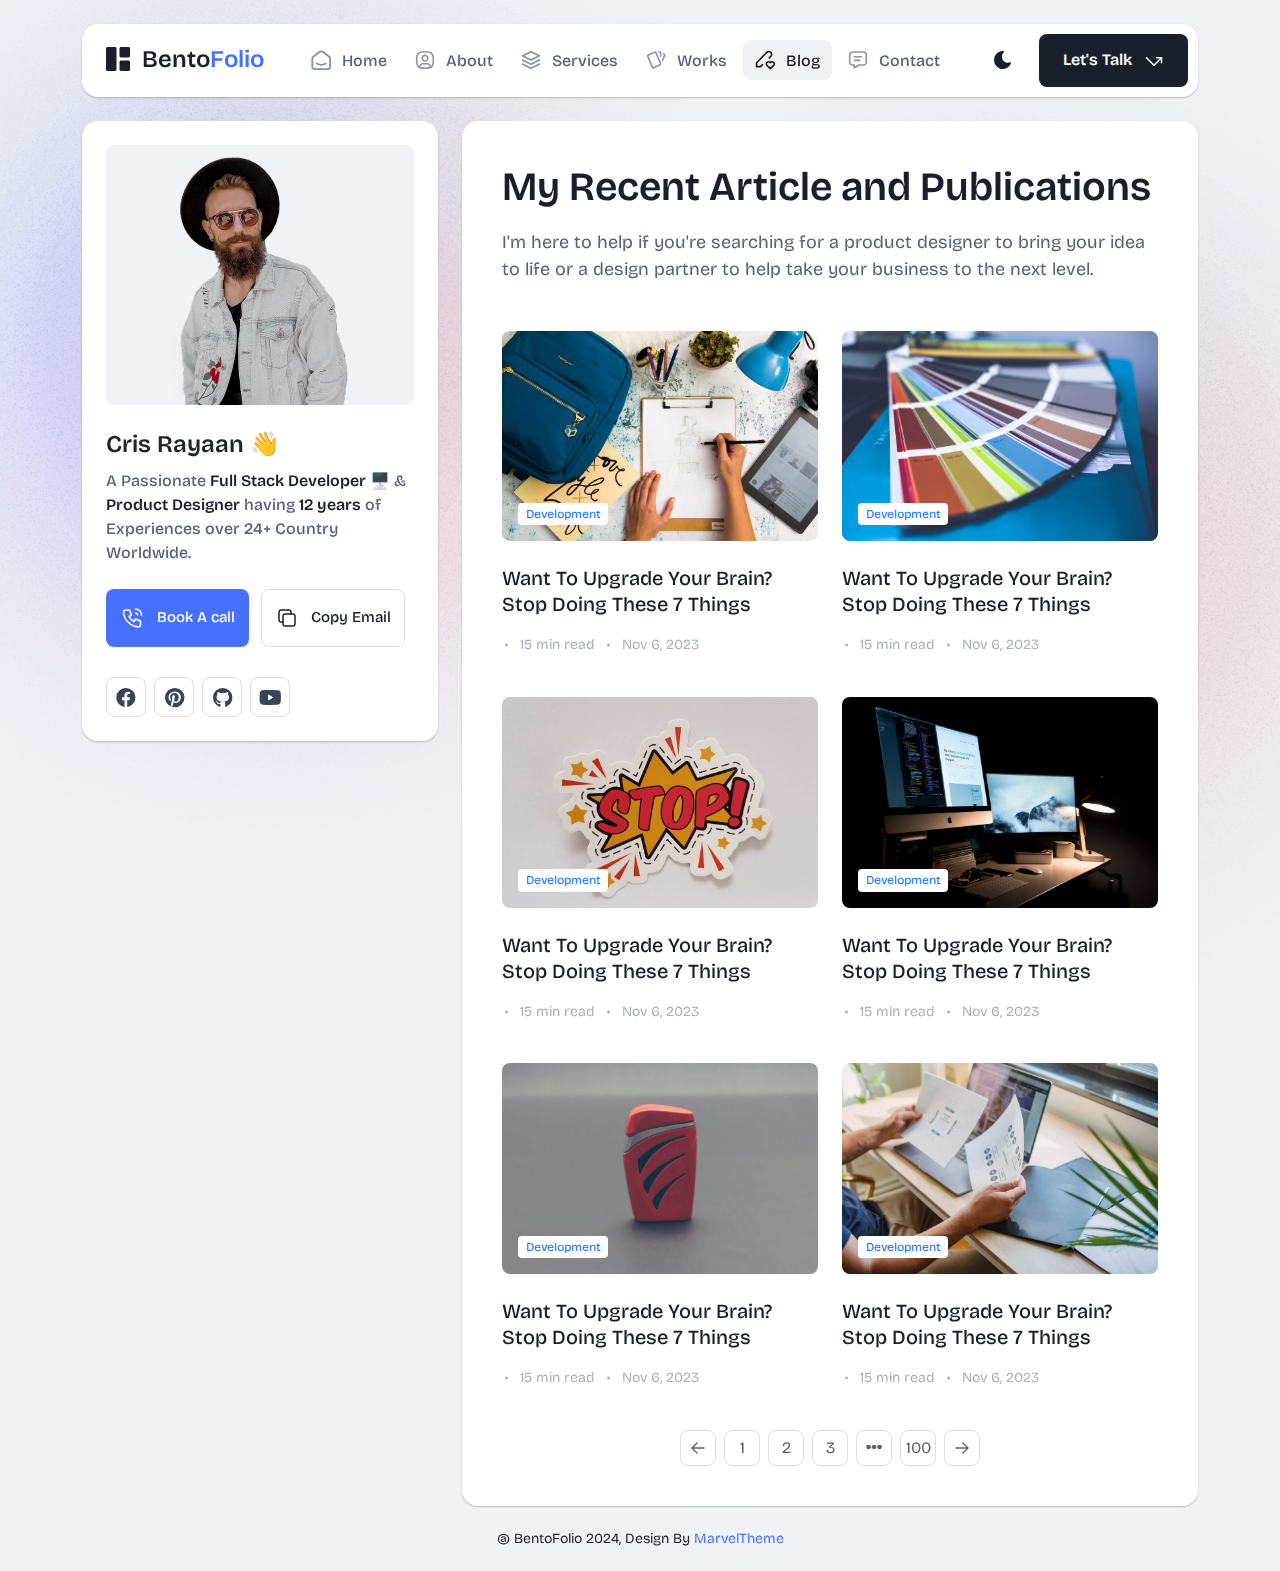
<file: blog.html>
<!DOCTYPE html>
<html lang="en">
  <!-- Mirrored from marveltheme.com/tf/html/bentofolio-html/blog.html by HTTrack Website Copier/3.x [XR&CO'2014], Tue, 11 Jun 2024 08:14:09 GMT -->
  <head>
    <meta charset="UTF-8" />
    <meta http-equiv="X-UA-Compatible" content="IE=edge" />
    <title>Bentofolio - Bootstrap Personal Portfolio Template</title>
    <meta
      name="description"
      content="Bentofolio - Bootstrap Personal Portfolio Template"
    />
    <meta name="viewport" content="width=device-width, initial-scale=1" />

    <link
      rel="shortcut icon"
      type="image/x-icon"
      href="assets/img/favicon.svg"
    />
    <!-- Place favicon.ico in the root directory -->

    <!-- CSS here -->
    <link rel="stylesheet" href="assets/css/bootstrap.min.css" />
    <link rel="stylesheet" href="assets/fontawsome/css/all.min.css" />
    <link rel="stylesheet" href="assets/fontawsome/css/fontawesome.min.css" />
    <link rel="stylesheet" href="assets/css/slick.css" />
    <link rel="stylesheet" href="assets/css/magnific-popup.css" />
    <link rel="stylesheet" href="assets/css/style.css" />
    <link rel="stylesheet" href="assets/css/responsive.css" />
  </head>

  <body>
    <div id="page-content">
      <!-- header part start -->
      <header class="header-area">
        <nav class="navbar">
          <div class="container">
            <div class="menu-container">
              <div class="logo">
                <a class="navbar-brand me-0" href="index.html">
                  <svg
                    width="24"
                    height="24"
                    viewBox="0 0 24 24"
                    fill="none"
                    xmlns="http://www.w3.org/2000/svg"
                  >
                    <path
                      d="M0 1.5C0 1.10218 0.158035 0.720644 0.43934 0.43934C0.720644 0.158035 1.10218 0 1.5 0L9 0C9.39782 0 9.77936 0.158035 10.0607 0.43934C10.342 0.720644 10.5 1.10218 10.5 1.5V22.5C10.5 22.8978 10.342 23.2794 10.0607 23.5607C9.77936 23.842 9.39782 24 9 24H1.5C1.10218 24 0.720644 23.842 0.43934 23.5607C0.158035 23.2794 0 22.8978 0 22.5V1.5ZM13.5 1.5C13.5 1.10218 13.658 0.720644 13.9393 0.43934C14.2206 0.158035 14.6022 0 15 0L22.5 0C22.8978 0 23.2794 0.158035 23.5607 0.43934C23.842 0.720644 24 1.10218 24 1.5V9C24 9.39782 23.842 9.77936 23.5607 10.0607C23.2794 10.342 22.8978 10.5 22.5 10.5H15C14.6022 10.5 14.2206 10.342 13.9393 10.0607C13.658 9.77936 13.5 9.39782 13.5 9V1.5ZM13.5 15C13.5 14.6022 13.658 14.2206 13.9393 13.9393C14.2206 13.658 14.6022 13.5 15 13.5H22.5C22.8978 13.5 23.2794 13.658 23.5607 13.9393C23.842 14.2206 24 14.6022 24 15V22.5C24 22.8978 23.842 23.2794 23.5607 23.5607C23.2794 23.842 22.8978 24 22.5 24H15C14.6022 24 14.2206 23.842 13.9393 23.5607C13.658 23.2794 13.5 22.8978 13.5 22.5V15Z"
                      class="logo-icon"
                    />
                  </svg>
                  <span>Bento<span class="primary">Folio</span></span>
                </a>
              </div>
              <div class="navbar-main d-flex flex-grow-1">
                <div class="logo inner-logo d-block d-xl-none">
                  <a class="navbar-brand me-0" href="index.html">
                    <svg
                      width="24"
                      height="24"
                      viewBox="0 0 24 24"
                      fill="none"
                      xmlns="http://www.w3.org/2000/svg"
                    >
                      <path
                        d="M0 1.5C0 1.10218 0.158035 0.720644 0.43934 0.43934C0.720644 0.158035 1.10218 0 1.5 0L9 0C9.39782 0 9.77936 0.158035 10.0607 0.43934C10.342 0.720644 10.5 1.10218 10.5 1.5V22.5C10.5 22.8978 10.342 23.2794 10.0607 23.5607C9.77936 23.842 9.39782 24 9 24H1.5C1.10218 24 0.720644 23.842 0.43934 23.5607C0.158035 23.2794 0 22.8978 0 22.5V1.5ZM13.5 1.5C13.5 1.10218 13.658 0.720644 13.9393 0.43934C14.2206 0.158035 14.6022 0 15 0L22.5 0C22.8978 0 23.2794 0.158035 23.5607 0.43934C23.842 0.720644 24 1.10218 24 1.5V9C24 9.39782 23.842 9.77936 23.5607 10.0607C23.2794 10.342 22.8978 10.5 22.5 10.5H15C14.6022 10.5 14.2206 10.342 13.9393 10.0607C13.658 9.77936 13.5 9.39782 13.5 9V1.5ZM13.5 15C13.5 14.6022 13.658 14.2206 13.9393 13.9393C14.2206 13.658 14.6022 13.5 15 13.5H22.5C22.8978 13.5 23.2794 13.658 23.5607 13.9393C23.842 14.2206 24 14.6022 24 15V22.5C24 22.8978 23.842 23.2794 23.5607 23.5607C23.2794 23.842 22.8978 24 22.5 24H15C14.6022 24 14.2206 23.842 13.9393 23.5607C13.658 23.2794 13.5 22.8978 13.5 22.5V15Z"
                        class="logo-icon"
                      />
                    </svg>
                    <span>Bento<span class="primary">Folio</span></span>
                  </a>
                </div>
                <ul class="navbar-info mx-auto">
                  <li class="nav-item">
                    <a class="nav-link" aria-current="page" href="index.html">
                      <svg
                        class="nav-icon"
                        viewBox="0 0 15 15"
                        fill="none"
                        xmlns="http://www.w3.org/2000/svg"
                      >
                        <path
                          d="M13.475 4.92481L9.03083 1.46814C8.64082 1.16473 8.1608 1 7.66667 1C7.17254 1 6.69251 1.16473 6.3025 1.46814L1.8575 4.92481C1.59037 5.13254 1.37424 5.39858 1.22563 5.7026C1.07701 6.00662 0.99984 6.34058 1 6.67897V12.679C1 13.121 1.17559 13.5449 1.48816 13.8575C1.80072 14.17 2.22464 14.3456 2.66667 14.3456H12.6667C13.1087 14.3456 13.5326 14.17 13.8452 13.8575C14.1577 13.5449 14.3333 13.121 14.3333 12.679V6.67897C14.3333 5.99314 14.0167 5.34564 13.475 4.92481Z"
                          stroke-width="1.4"
                          stroke-linecap="round"
                          stroke-linejoin="round"
                        />
                        <path
                          d="M10.9753 10.1665C9.13359 11.2773 6.14859 11.2773 4.30859 10.1665"
                          stroke-width="1.4"
                          stroke-linecap="round"
                          stroke-linejoin="round"
                        />
                      </svg>

                      <span>Home</span>
                    </a>
                  </li>
                  <li class="nav-item">
                    <a class="nav-link" href="about.html">
                      <svg
                        class="nav-icon"
                        viewBox="0 0 18 18"
                        fill="none"
                        xmlns="http://www.w3.org/2000/svg"
                      >
                        <path
                          d="M9 9.8335C9.66304 9.8335 10.2989 9.5701 10.7678 9.10126C11.2366 8.63242 11.5 7.99654 11.5 7.3335C11.5 6.67045 11.2366 6.03457 10.7678 5.56573C10.2989 5.09689 9.66304 4.8335 9 4.8335C8.33696 4.8335 7.70107 5.09689 7.23223 5.56573C6.76339 6.03457 6.5 6.67045 6.5 7.3335C6.5 7.99654 6.76339 8.63242 7.23223 9.10126C7.70107 9.5701 8.33696 9.8335 9 9.8335Z"
                          stroke-width="1.4"
                          stroke-linecap="round"
                          stroke-linejoin="round"
                        />
                        <path
                          d="M9 1.5C15 1.5 16.5 3 16.5 9C16.5 15 15 16.5 9 16.5C3 16.5 1.5 15 1.5 9C1.5 3 3 1.5 9 1.5Z"
                          stroke-width="1.4"
                          stroke-linecap="round"
                          stroke-linejoin="round"
                        />
                        <path
                          d="M4 15.7085V15.6668C4 14.7828 4.35119 13.9349 4.97631 13.3098C5.60143 12.6847 6.44928 12.3335 7.33333 12.3335H10.6667C11.5507 12.3335 12.3986 12.6847 13.0237 13.3098C13.6488 13.9349 14 14.7828 14 15.6668V15.7085"
                          stroke-width="1.4"
                          stroke-linecap="round"
                          stroke-linejoin="round"
                        />
                      </svg>
                      About
                    </a>
                  </li>
                  <li class="nav-item">
                    <a class="nav-link" href="services.html">
                      <svg
                        class="nav-icon"
                        viewBox="0 0 16 16"
                        fill="none"
                        xmlns="http://www.w3.org/2000/svg"
                      >
                        <path
                          d="M7.99967 1.3335L1.33301 4.66683L7.99967 8.00016L14.6663 4.66683L7.99967 1.3335Z"
                          stroke-width="1.4"
                          stroke-linecap="round"
                          stroke-linejoin="round"
                        />
                        <path
                          d="M1.33301 8L7.99967 11.3333L14.6663 8"
                          stroke-width="1.4"
                          stroke-linecap="round"
                          stroke-linejoin="round"
                        />
                        <path
                          d="M1.33301 11.3335L7.99967 14.6668L14.6663 11.3335"
                          stroke-width="1.4"
                          stroke-linecap="round"
                          stroke-linejoin="round"
                        />
                      </svg>
                      Services
                    </a>
                  </li>
                  <li class="nav-item">
                    <a class="nav-link" href="portfolio.html">
                      <svg
                        class="nav-icon"
                        viewBox="0 0 18 17"
                        fill="none"
                        xmlns="http://www.w3.org/2000/svg"
                      >
                        <path
                          d="M2.00326 3.99733L7.95159 1.40649C8.04974 1.36442 8.15533 1.34243 8.26212 1.34181C8.3689 1.34119 8.47473 1.36196 8.57337 1.40289C8.67201 1.44382 8.76145 1.50408 8.83642 1.58013C8.9114 1.65617 8.97039 1.74646 9.00992 1.84566L13.1133 11.764C13.1985 11.9651 13.2014 12.1917 13.1213 12.3949C13.0412 12.5982 12.8845 12.7618 12.6849 12.8507L6.73742 15.4415C6.63922 15.4837 6.53356 15.5058 6.42668 15.5065C6.3198 15.5072 6.21387 15.4864 6.11514 15.4455C6.0164 15.4046 5.92688 15.3442 5.85184 15.2681C5.7768 15.192 5.71778 15.1016 5.67826 15.0023L1.57492 5.08316C1.48963 4.88204 1.48673 4.65546 1.56684 4.45222C1.64696 4.24898 1.80367 4.08616 2.00326 3.99733Z"
                          stroke-width="1.4"
                          stroke-linecap="round"
                          stroke-linejoin="round"
                        />
                        <path
                          d="M11.5 1.3335H12.3333C12.5543 1.3335 12.7663 1.42129 12.9226 1.57757C13.0789 1.73385 13.1667 1.94582 13.1667 2.16683V5.0835"
                          stroke-width="1.4"
                          stroke-linecap="round"
                          stroke-linejoin="round"
                        />
                        <path
                          d="M15.6663 3C15.8863 3.09333 16.0997 3.18083 16.3063 3.2625C16.5098 3.34882 16.6706 3.51241 16.7534 3.71729C16.8362 3.92217 16.8343 4.15155 16.748 4.355L14.833 8.83334"
                          stroke-width="1.4"
                          stroke-linecap="round"
                          stroke-linejoin="round"
                        />
                      </svg>
                      Works
                    </a>
                  </li>
                  <li class="nav-item">
                    <a class="nav-link active" href="blog.html">
                      <svg
                        class="nav-icon"
                        viewBox="0 0 17 16"
                        fill="none"
                        xmlns="http://www.w3.org/2000/svg"
                      >
                        <path
                          d="M12.1663 6.16676L13.4163 4.91676C13.6352 4.69789 13.8088 4.43805 13.9273 4.15208C14.0457 3.86612 14.1067 3.55962 14.1067 3.25009C14.1067 2.94056 14.0457 2.63406 13.9273 2.3481C13.8088 2.06213 13.6352 1.80229 13.4163 1.58342C13.1975 1.36455 12.9376 1.19094 12.6517 1.07248C12.3657 0.954033 12.0592 0.893066 11.7497 0.893066C11.4401 0.893066 11.1336 0.954033 10.8477 1.07248C10.5617 1.19094 10.3019 1.36455 10.083 1.58342L1.33301 10.3334V13.6668H4.66634L6.33301 12.0001"
                          stroke-width="1.4"
                          stroke-linecap="round"
                          stroke-linejoin="round"
                        />
                        <path
                          d="M13.0004 15.3335L15.7921 12.5968C15.9633 12.4307 16.0995 12.232 16.1926 12.0124C16.2857 11.7927 16.3339 11.5567 16.3343 11.3181C16.3347 11.0796 16.2873 10.8434 16.1948 10.6235C16.1024 10.4035 15.9669 10.2044 15.7963 10.0377C15.448 9.69712 14.9806 9.50602 14.4935 9.50509C14.0065 9.50415 13.5383 9.69346 13.1888 10.0327L13.0021 10.216L12.8163 10.0327C12.4681 9.69237 12.0008 9.50143 11.5139 9.50049C11.0271 9.49956 10.5591 9.68871 10.2096 10.0277C10.0383 10.1937 9.9021 10.3924 9.80891 10.612C9.71572 10.8316 9.66746 11.0677 9.667 11.3062C9.66653 11.5447 9.71386 11.781 9.80619 12.0009C9.89853 12.2209 10.034 12.4201 10.2046 12.5868L13.0004 15.3335Z"
                          stroke-width="1.4"
                          stroke-linecap="round"
                          stroke-linejoin="round"
                        />
                      </svg>
                      Blog
                    </a>
                  </li>
                  <li class="nav-item">
                    <a class="nav-link" href="contact.html">
                      <svg
                        class="nav-icon"
                        viewBox="0 0 18 17"
                        fill="none"
                        xmlns="http://www.w3.org/2000/svg"
                      >
                        <path
                          d="M5.66699 5.5H12.3337"
                          stroke-width="1.4"
                          stroke-linecap="round"
                          stroke-linejoin="round"
                        />
                        <path
                          d="M5.66699 8.8335H10.667"
                          stroke-width="1.4"
                          stroke-linecap="round"
                          stroke-linejoin="round"
                        />
                        <path
                          d="M14 1.3335C14.663 1.3335 15.2989 1.59689 15.7678 2.06573C16.2366 2.53457 16.5 3.17045 16.5 3.8335V10.5002C16.5 11.1632 16.2366 11.7991 15.7678 12.2679C15.2989 12.7368 14.663 13.0002 14 13.0002H9.83333L5.66667 15.5002V13.0002H4C3.33696 13.0002 2.70107 12.7368 2.23223 12.2679C1.76339 11.7991 1.5 11.1632 1.5 10.5002V3.8335C1.5 3.17045 1.76339 2.53457 2.23223 2.06573C2.70107 1.59689 3.33696 1.3335 4 1.3335H14Z"
                          stroke-width="1.4"
                          stroke-linecap="round"
                          stroke-linejoin="round"
                        />
                      </svg>
                      Contact
                    </a>
                  </li>
                </ul>
                <div class="header-right-info d-flex align-items-center">
                  <button class="theme-control-btn">
                    <span class="dark">
                      <svg
                        width="24"
                        height="24"
                        viewBox="0 0 24 24"
                        fill="none"
                        xmlns="http://www.w3.org/2000/svg"
                      >
                        <path
                          d="M11.8005 3C10.207 3.0003 8.64356 3.44286 7.27683 4.28049C5.91011 5.11811 4.79139 6.31937 4.04002 7.75612C3.28865 9.19288 2.93281 10.8112 3.01046 12.4386C3.08811 14.0659 3.59633 15.6411 4.48091 16.9963C5.3655 18.3514 6.59326 19.4356 8.03324 20.1333C9.47322 20.8309 11.0714 21.1157 12.6573 20.9574C14.2432 20.7991 15.7573 20.2036 17.0381 19.2344C18.319 18.2652 19.3185 16.9587 19.9301 15.4542C20.2302 14.7162 19.5111 13.9746 18.7875 14.2752C17.5475 14.7888 16.1706 14.8418 14.8963 14.425C13.622 14.0082 12.5308 13.1479 11.8126 11.9937C11.0943 10.8396 10.7943 9.4645 10.9648 8.10764C11.1353 6.75077 11.7655 5.49792 12.7458 4.5669L12.8136 4.4949C13.2986 3.9279 12.913 3.0072 12.1464 3.0072H11.9122L11.8524 3.0018L11.7996 3H11.8005Z"
                          fill="#1A1F2C"
                        />
                      </svg>
                      <small class="theme-text d-block d-xl-none"
                        >Change appearance</small
                      >
                    </span>
                    <span class="light">
                      <svg
                        width="24"
                        height="24"
                        viewBox="0 0 24 24"
                        fill="none"
                        xmlns="http://www.w3.org/2000/svg"
                      >
                        <path
                          d="M12 19C12.2449 19 12.4813 19.09 12.6644 19.2527C12.8474 19.4155 12.9643 19.6397 12.993 19.883L13 20V21C12.9997 21.2549 12.9021 21.5 12.7272 21.6854C12.5522 21.8707 12.313 21.9822 12.0586 21.9972C11.8042 22.0121 11.5536 21.9293 11.3582 21.7657C11.1627 21.6021 11.0371 21.3701 11.007 21.117L11 21V20C11 19.7348 11.1054 19.4804 11.2929 19.2929C11.4804 19.1054 11.7348 19 12 19Z"
                          fill="#FD7E41"
                        />
                        <path
                          d="M18.3127 16.9099L18.4067 16.9929L19.1067 17.6929C19.2861 17.8729 19.3902 18.1144 19.398 18.3683C19.4057 18.6223 19.3165 18.8697 19.1485 19.0602C18.9804 19.2508 18.7462 19.3702 18.4933 19.3943C18.2403 19.4184 17.9877 19.3454 17.7867 19.1899L17.6927 19.1069L16.9927 18.4069C16.8202 18.2347 16.7165 18.0053 16.7012 17.7619C16.6859 17.5186 16.76 17.278 16.9097 17.0855C17.0593 16.893 17.2741 16.7618 17.5137 16.7166C17.7533 16.6713 18.0012 16.7152 18.2107 16.8399L18.3127 16.9099Z"
                          fill="#FD7E41"
                        />
                        <path
                          d="M7.00747 16.993C7.17965 17.1652 7.28308 17.3943 7.29836 17.6373C7.31364 17.8803 7.23972 18.1206 7.09047 18.313L7.00747 18.407L6.30747 19.107C6.12751 19.2863 5.88604 19.3905 5.63209 19.3982C5.37814 19.406 5.13076 19.3168 4.94019 19.1487C4.74963 18.9807 4.63017 18.7464 4.60607 18.4935C4.58198 18.2406 4.65506 17.988 4.81047 17.787L4.89347 17.693L5.59347 16.993C5.781 16.8055 6.03531 16.7002 6.30047 16.7002C6.56563 16.7002 6.81994 16.8055 7.00747 16.993Z"
                          fill="#FD7E41"
                        />
                        <path
                          d="M3.99987 11C4.25475 11.0003 4.4999 11.0979 4.68524 11.2728C4.87057 11.4478 4.9821 11.687 4.99704 11.9414C5.01198 12.1958 4.92919 12.4464 4.7656 12.6418C4.60201 12.8373 4.36996 12.9629 4.11687 12.993L3.99987 13H2.99987C2.74499 12.9997 2.49984 12.9021 2.3145 12.7272C2.12916 12.5522 2.01763 12.313 2.0027 12.0586C1.98776 11.8042 2.07054 11.5536 2.23413 11.3582C2.39772 11.1627 2.62977 11.0371 2.88287 11.007L2.99987 11H3.99987Z"
                          fill="#FD7E41"
                        />
                        <path
                          d="M20.9999 11C21.2547 11.0003 21.4999 11.0979 21.6852 11.2728C21.8706 11.4478 21.9821 11.687 21.997 11.9414C22.012 12.1958 21.9292 12.4464 21.7656 12.6418C21.602 12.8373 21.37 12.9629 21.1169 12.993L20.9999 13H19.9999C19.745 12.9997 19.4998 12.9021 19.3145 12.7272C19.1292 12.5522 19.0176 12.313 19.0027 12.0586C18.9878 11.8042 19.0705 11.5536 19.2341 11.3582C19.3977 11.1627 19.6298 11.0371 19.8829 11.007L19.9999 11H20.9999Z"
                          fill="#FD7E41"
                        />
                        <path
                          d="M6.21264 4.80985L6.30664 4.89285L7.00664 5.59285C7.18599 5.77281 7.29011 6.01429 7.29787 6.26824C7.30562 6.52219 7.21642 6.76957 7.04839 6.96013C6.88036 7.1507 6.64609 7.27016 6.39316 7.29425C6.14024 7.31834 5.88763 7.24526 5.68664 7.08985L5.59264 7.00685L4.89264 6.30685C4.72073 6.13453 4.61757 5.90543 4.6025 5.66248C4.58744 5.41954 4.6615 5.17945 4.8108 4.98721C4.9601 4.79497 5.1744 4.66378 5.41351 4.61824C5.65262 4.57271 5.90013 4.61594 6.10964 4.73985L6.21264 4.80985Z"
                          fill="#FD7E41"
                        />
                        <path
                          d="M19.1071 4.89288C19.2793 5.06508 19.3827 5.29418 19.398 5.5372C19.4132 5.78023 19.3393 6.02048 19.1901 6.21288L19.1071 6.30688L18.4071 7.00688C18.2271 7.18623 17.9856 7.29036 17.7317 7.29811C17.4777 7.30587 17.2304 7.21667 17.0398 7.04864C16.8492 6.8806 16.7298 6.64633 16.7057 6.39341C16.6816 6.14049 16.7547 5.88788 16.9101 5.68688L16.9931 5.59288L17.6931 4.89288C17.8806 4.70541 18.1349 4.6001 18.4001 4.6001C18.6652 4.6001 18.9196 4.70541 19.1071 4.89288Z"
                          fill="#FD7E41"
                        />
                        <path
                          d="M12 2C12.2449 2.00003 12.4813 2.08996 12.6644 2.25272C12.8474 2.41547 12.9643 2.63975 12.993 2.883L13 3V4C12.9997 4.25488 12.9021 4.50003 12.7272 4.68537C12.5522 4.8707 12.313 4.98223 12.0586 4.99717C11.8042 5.01211 11.5536 4.92933 11.3582 4.76573C11.1627 4.60214 11.0371 4.3701 11.007 4.117L11 4V3C11 2.73478 11.1054 2.48043 11.2929 2.29289C11.4804 2.10536 11.7348 2 12 2Z"
                          fill="#FD7E41"
                        />
                        <path
                          d="M12 7C12.9797 6.99994 13.9378 7.28769 14.7553 7.8275C15.5729 8.36731 16.2138 9.1354 16.5986 10.0364C16.9833 10.9373 17.0949 11.9315 16.9195 12.8953C16.7441 13.8592 16.2893 14.7502 15.6118 15.4579C14.9343 16.1655 14.0638 16.6585 13.1085 16.8756C12.1532 17.0928 11.1552 17.0245 10.2383 16.6793C9.3215 16.334 8.52629 15.7271 7.95146 14.9338C7.37663 14.1405 7.04752 13.1958 7.005 12.217L7 12L7.005 11.783C7.06092 10.4958 7.61161 9.27978 8.54222 8.38866C9.47284 7.49754 10.7115 7.00007 12 7Z"
                          fill="#FD7E41"
                        />
                      </svg>
                      <small class="theme-text d-block d-xl-none"
                        >Change appearance</small
                      >
                    </span>
                  </button>
                  <a href="contact.html" class="lets-talk-btn">
                    Let's Talk
                    <svg
                      class="icon"
                      width="20"
                      height="20"
                      viewBox="0 0 20 20"
                      fill="none"
                      xmlns="http://www.w3.org/2000/svg"
                    >
                      <path
                        d="M17.5 11.6665V6.6665H12.5"
                        stroke="white"
                        stroke-width="1.5"
                        stroke-linecap="round"
                        stroke-linejoin="round"
                      />
                      <path
                        d="M17.5 6.6665L10 14.1665L2.5 6.6665"
                        stroke="white"
                        stroke-width="1.5"
                        stroke-linecap="round"
                        stroke-linejoin="round"
                      />
                    </svg>
                  </a>
                </div>
              </div>
              <div class="mobile-menu-overlay d-block d-lg-none"></div>
              <div class="mobile-menu-control-bar d-block d-xl-none">
                <button class="mobile-menu-control-bar">
                  <i class="fas fa-bars"></i>
                </button>
              </div>
            </div>
          </div>
        </nav>
      </header>
      <!-- header part end -->

      <!-- main area part start -->
      <main>
        <section class="content-box-area mt-4">
          <div class="container">
            <div class="row g-4">
              <div class="col-xl-4">
                <div class="card profile-card">
                  <div class="card-body">
                    <div class="image text-center">
                      <img src="assets/img/images/profile.png" alt="profile" />
                    </div>
                    <div class="text">
                      <h3 class="card-title">Cris Rayaan 👋</h3>
                      <p>
                        A Passionate <span>Full Stack Developer</span> 🖥️ &
                        <span>Product Designer</span> having
                        <span>12 years</span> of Experiences over 24+ Country
                        Worldwide.
                      </p>
                      <div class="common-button-groups">
                        <a class="btn btn-call" href="#">
                          <svg
                            class="icon"
                            width="25"
                            height="24"
                            viewBox="0 0 25 24"
                            fill="none"
                            xmlns="http://www.w3.org/2000/svg"
                          >
                            <path
                              d="M5.5 4H9.5L11.5 9L9 10.5C10.071 12.6715 11.8285 14.429 14 15.5L15.5 13L20.5 15V19C20.5 19.5304 20.2893 20.0391 19.9142 20.4142C19.5391 20.7893 19.0304 21 18.5 21C14.5993 20.763 10.9202 19.1065 8.15683 16.3432C5.3935 13.5798 3.73705 9.90074 3.5 6C3.5 5.46957 3.71071 4.96086 4.08579 4.58579C4.46086 4.21071 4.96957 4 5.5 4Z"
                              stroke="white"
                              stroke-width="1.5"
                              stroke-linecap="round"
                              stroke-linejoin="round"
                            />
                            <path
                              d="M15.5 7C16.0304 7 16.5391 7.21071 16.9142 7.58579C17.2893 7.96086 17.5 8.46957 17.5 9"
                              stroke="white"
                              stroke-width="1.5"
                              stroke-linecap="round"
                              stroke-linejoin="round"
                            />
                            <path
                              d="M15.5 3C17.0913 3 18.6174 3.63214 19.7426 4.75736C20.8679 5.88258 21.5 7.4087 21.5 9"
                              stroke="white"
                              stroke-width="1.5"
                              stroke-linecap="round"
                              stroke-linejoin="round"
                            />
                          </svg>
                          Book A call
                        </a>
                        <button
                          class="btn btn-copy"
                          data-clipboard-text="example@example.com"
                        >
                          <svg
                            class="icon"
                            width="24"
                            height="24"
                            viewBox="0 0 24 24"
                            fill="none"
                            xmlns="http://www.w3.org/2000/svg"
                          >
                            <path
                              d="M8 10C8 9.46957 8.21071 8.96086 8.58579 8.58579C8.96086 8.21071 9.46957 8 10 8H18C18.5304 8 19.0391 8.21071 19.4142 8.58579C19.7893 8.96086 20 9.46957 20 10V18C20 18.5304 19.7893 19.0391 19.4142 19.4142C19.0391 19.7893 18.5304 20 18 20H10C9.46957 20 8.96086 19.7893 8.58579 19.4142C8.21071 19.0391 8 18.5304 8 18V10Z"
                              stroke-width="1.5"
                              stroke-linecap="round"
                              stroke-linejoin="round"
                            />
                            <path
                              d="M16 8V6C16 5.46957 15.7893 4.96086 15.4142 4.58579C15.0391 4.21071 14.5304 4 14 4H6C5.46957 4 4.96086 4.21071 4.58579 4.58579C4.21071 4.96086 4 5.46957 4 6V14C4 14.5304 4.21071 15.0391 4.58579 15.4142C4.96086 15.7893 5.46957 16 6 16H8"
                              stroke-width="1.5"
                              stroke-linecap="round"
                              stroke-linejoin="round"
                            />
                          </svg>
                          Copy Email
                        </button>
                      </div>
                      <div class="social-media-icon">
                        <ul class="list-unstyled">
                          <li>
                            <a href="#"><i class="fab fa-facebook"></i></a>
                          </li>
                          <li>
                            <a href="#"><i class="fab fa-pinterest"></i></a>
                          </li>
                          <li>
                            <a href="#"><i class="fab fa-github"></i></a>
                          </li>
                          <li>
                            <a href="#"><i class="fab fa-youtube"></i></a>
                          </li>
                        </ul>
                      </div>
                    </div>
                  </div>
                </div>
              </div>
              <div class="col-xl-8">
                <div class="card content-box-card">
                  <div class="card-body portfolio-card">
                    <div class="top-info">
                      <div class="text">
                        <h1 class="main-title">
                          My Recent Article and Publications
                        </h1>
                        <p>
                          I'm here to help if you're searching for a product
                          designer to bring your idea to life or a design
                          partner to help take your business to the next level.
                        </p>
                      </div>
                    </div>
                    <div class="article-publications article-area">
                      <div class="article-publications-main">
                        <div class="row">
                          <div class="col-xl-6 col-lg-4 col-md-6">
                            <div class="article-publications-item">
                              <div class="image">
                                <a href="article.html" class="d-block w-100">
                                  <img
                                    src="assets/img/blog/blog-img-1.jpg"
                                    alt="blog-img-1"
                                    class="img-fluid w-100"
                                  />
                                </a>
                                <a href="article.html" class="tags"
                                  >Development</a
                                >
                              </div>
                              <div class="text">
                                <a href="article.html" class="title"
                                  >Want To Upgrade Your Brain? Stop Doing These
                                  7 Things</a
                                >
                                <ul class="list-unstyled">
                                  <li>15 min read</li>
                                  <li>Nov 6, 2023</li>
                                </ul>
                              </div>
                            </div>
                          </div>
                          <div class="col-xl-6 col-lg-4 col-md-6">
                            <div class="article-publications-item">
                              <div class="image">
                                <a href="article.html" class="d-block w-100">
                                  <img
                                    src="assets/img/blog/blog-img-2.jpg"
                                    alt="blog-img-2"
                                    class="img-fluid w-100"
                                  />
                                </a>
                                <a href="article.html" class="tags"
                                  >Development</a
                                >
                              </div>
                              <div class="text">
                                <a href="article.html" class="title"
                                  >Want To Upgrade Your Brain? Stop Doing These
                                  7 Things</a
                                >
                                <ul class="list-unstyled">
                                  <li>15 min read</li>
                                  <li>Nov 6, 2023</li>
                                </ul>
                              </div>
                            </div>
                          </div>
                          <div class="col-xl-6 col-lg-4 col-md-6">
                            <div class="article-publications-item">
                              <div class="image">
                                <a href="article.html" class="d-block w-100">
                                  <img
                                    src="assets/img/blog/blog-img-3.jpg"
                                    alt="blog-img-3"
                                    class="img-fluid w-100"
                                  />
                                </a>
                                <a href="article.html" class="tags"
                                  >Development</a
                                >
                              </div>
                              <div class="text">
                                <a href="article.html" class="title"
                                  >Want To Upgrade Your Brain? Stop Doing These
                                  7 Things</a
                                >
                                <ul class="list-unstyled">
                                  <li>15 min read</li>
                                  <li>Nov 6, 2023</li>
                                </ul>
                              </div>
                            </div>
                          </div>
                          <div class="col-xl-6 col-lg-4 col-md-6">
                            <div class="article-publications-item">
                              <div class="image">
                                <a href="article.html" class="d-block w-100">
                                  <img
                                    src="assets/img/blog/blog-img-4.jpg"
                                    alt="blog-img-4"
                                    class="img-fluid w-100"
                                  />
                                </a>
                                <a href="article.html" class="tags"
                                  >Development</a
                                >
                              </div>
                              <div class="text">
                                <a href="article.html" class="title"
                                  >Want To Upgrade Your Brain? Stop Doing These
                                  7 Things</a
                                >
                                <ul class="list-unstyled">
                                  <li>15 min read</li>
                                  <li>Nov 6, 2023</li>
                                </ul>
                              </div>
                            </div>
                          </div>
                          <div class="col-xl-6 col-lg-4 col-md-6">
                            <div class="article-publications-item">
                              <div class="image">
                                <a href="article.html" class="d-block w-100">
                                  <img
                                    src="assets/img/blog/blog-img-5.jpg"
                                    alt="blog-img-5"
                                    class="img-fluid w-100"
                                  />
                                </a>
                                <a href="article.html" class="tags"
                                  >Development</a
                                >
                              </div>
                              <div class="text">
                                <a href="article.html" class="title"
                                  >Want To Upgrade Your Brain? Stop Doing These
                                  7 Things</a
                                >
                                <ul class="list-unstyled">
                                  <li>15 min read</li>
                                  <li>Nov 6, 2023</li>
                                </ul>
                              </div>
                            </div>
                          </div>
                          <div class="col-xl-6 col-lg-4 col-md-6">
                            <div class="article-publications-item">
                              <div class="image">
                                <a href="article.html" class="d-block w-100">
                                  <img
                                    src="assets/img/blog/blog-img-6.jpg"
                                    alt="blog-img-6"
                                    class="img-fluid w-100"
                                  />
                                </a>
                                <a href="article.html" class="tags"
                                  >Development</a
                                >
                              </div>
                              <div class="text">
                                <a href="article.html" class="title"
                                  >Want To Upgrade Your Brain? Stop Doing These
                                  7 Things</a
                                >
                                <ul class="list-unstyled">
                                  <li>15 min read</li>
                                  <li>Nov 6, 2023</li>
                                </ul>
                              </div>
                            </div>
                          </div>
                        </div>
                      </div>
                    </div>
                    <div class="pagination">
                      <ul class="list-unstyled">
                        <li class="prev">
                          <button>
                            <svg
                              class="icon"
                              xmlns="http://www.w3.org/2000/svg"
                              fill="none"
                              viewBox="0 0 24 24"
                              stroke-width="2"
                              stroke="currentColor"
                            >
                              <path
                                stroke-linecap="round"
                                stroke-linejoin="round"
                                d="M10.5 19.5 3 12m0 0 7.5-7.5M3 12h18"
                              ></path>
                            </svg>
                          </button>
                        </li>
                        <li><button>1</button></li>
                        <li><button>2</button></li>
                        <li><button>3</button></li>
                        <li>
                          <button class="next-page-btn">
                            <span class="dots"
                              ><i class="fas fa-ellipsis-h"></i
                            ></span>
                            <span class="next-page">
                              <svg
                                class="icon icon-arrow-right"
                                xmlns="http://www.w3.org/2000/svg"
                                width="24"
                                height="24"
                                viewBox="0 0 24 24"
                                fill="none"
                                stroke="currentColor"
                                stroke-width="2"
                                stroke-linecap="round"
                                stroke-linejoin="round"
                              >
                                <path d="m6 17 5-5-5-5"></path>
                                <path d="m13 17 5-5-5-5"></path>
                              </svg>
                            </span>
                            <span class="next-page-number">Next 4 pages</span>
                          </button>
                        </li>
                        <li><button>100</button></li>
                        <li class="next">
                          <button>
                            <svg
                              class="icon"
                              xmlns="http://www.w3.org/2000/svg"
                              fill="none"
                              viewBox="0 0 24 24"
                              stroke-width="2"
                              stroke="currentColor"
                            >
                              <path
                                stroke-linecap="round"
                                stroke-linejoin="round"
                                d="M13.5 4.5 21 12m0 0-7.5 7.5M21 12H3"
                              ></path>
                            </svg>
                          </button>
                        </li>
                      </ul>
                    </div>
                  </div>
                </div>
              </div>
            </div>
          </div>
        </section>

        <!-- background shape area start -->
        <div class="background-shapes">
          <div class="shape-1 common-shape">
            <img src="assets/img/bg/banner-shape-1.png" alt="banner-shape-1" />
          </div>
          <div class="shape-2 common-shape">
            <img src="assets/img/bg/banner-shape-1.png" alt="banner-shape-1" />
          </div>
          <div class="threed-shape-1 move-with-cursor" data-value="1">
            <img src="assets/img/bg/object-3d-1.png" alt="object-3d-1" />
          </div>
          <div class="threed-shape-2 move-with-cursor" data-value="1">
            <img src="assets/img/bg/object-3d-2.png" alt="object-3d-2" />
          </div>
        </div>
        <!-- background shape area end -->
      </main>
      <!-- main area part end -->

      <!-- footer part start -->
      <footer class="footer-area">
        <div class="container">
          <div class="text text-center">
            <p>@ BentoFolio 2024, Design By <a href="#">MarvelTheme</a></p>
          </div>
        </div>
      </footer>
      <!-- footer part end -->
    </div>

    <!-- JS here -->
    <script src="assets/js/vendor/jquery-3.6.0.min.js"></script>
    <script src="assets/js/bootstrap.bundle.min.js"></script>
    <script src="assets/js/jquery.magnific-popup.min.js"></script>
    <script src="assets/js/ajax-form.js"></script>
    <script src="assets/js/clipboard.min.js"></script>
    <script src="assets/js/slick.min.js"></script>
    <script src="assets/js/script.js"></script>
  </body>

  <!-- Mirrored from marveltheme.com/tf/html/bentofolio-html/blog.html by HTTrack Website Copier/3.x [XR&CO'2014], Tue, 11 Jun 2024 08:14:10 GMT -->
</html>
</file>
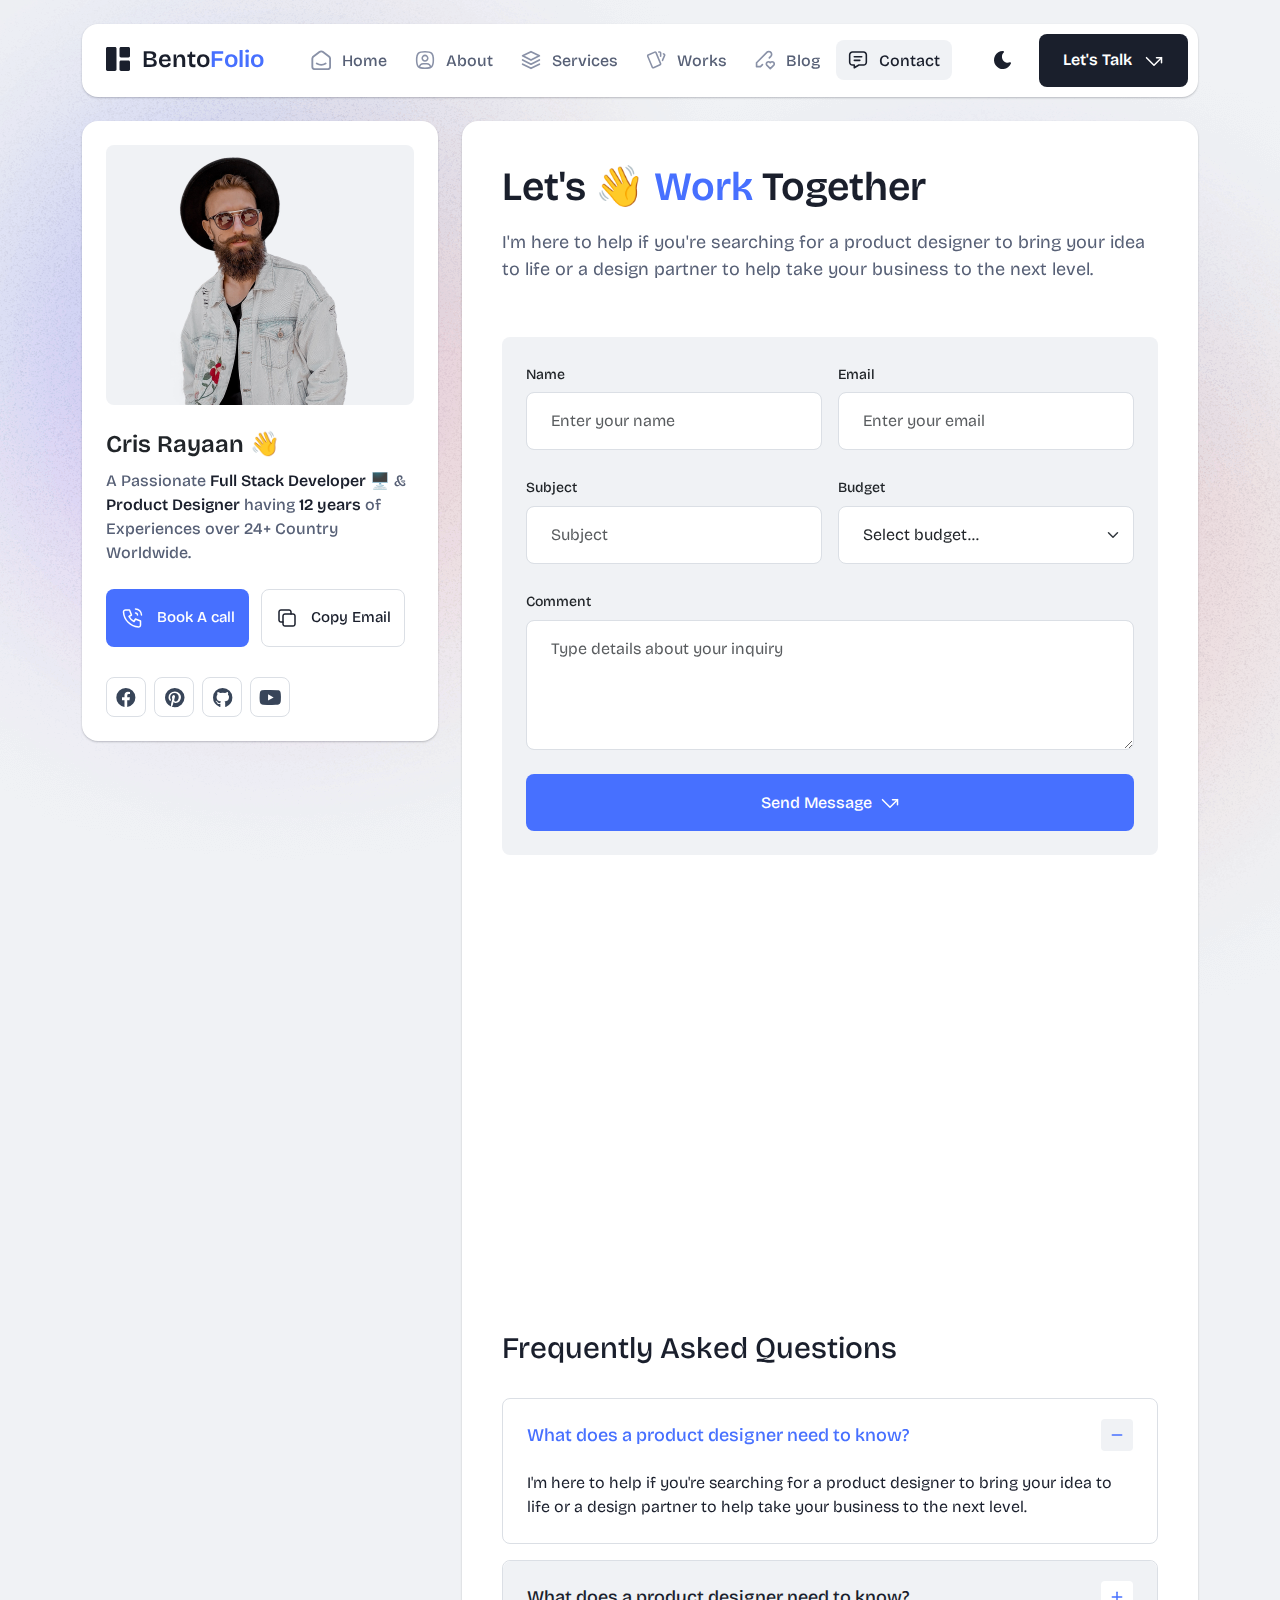
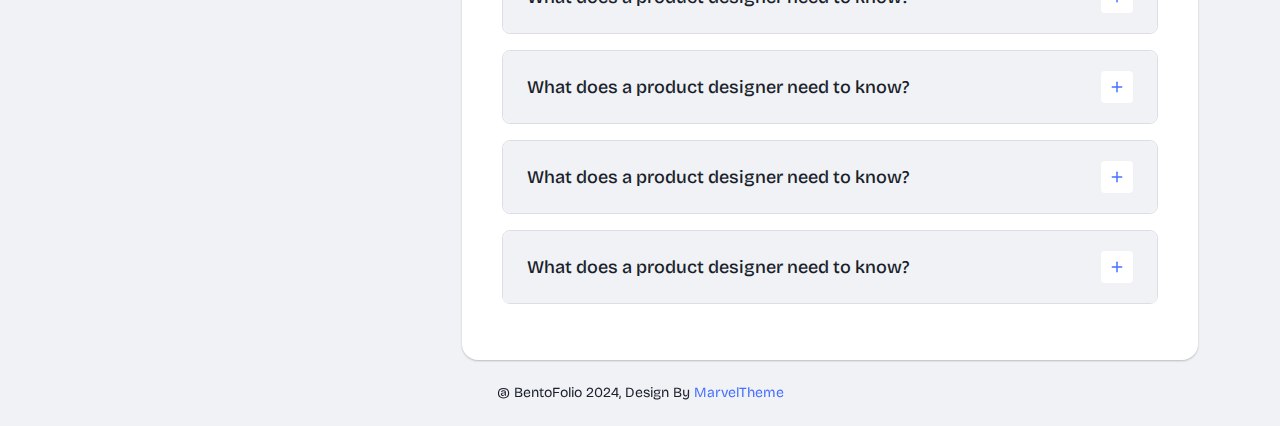
<file: contact.html>
<!DOCTYPE html>
<html lang="en">
  <!-- Mirrored from marveltheme.com/tf/html/bentofolio-html/contact.html by HTTrack Website Copier/3.x [XR&CO'2014], Tue, 11 Jun 2024 08:14:10 GMT -->
  <head>
    <meta charset="UTF-8" />
    <meta http-equiv="X-UA-Compatible" content="IE=edge" />
    <title>Bentofolio - Bootstrap Personal Portfolio Template</title>
    <meta
      name="description"
      content="Bentofolio - Bootstrap Personal Portfolio Template"
    />
    <meta name="viewport" content="width=device-width, initial-scale=1" />

    <link
      rel="shortcut icon"
      type="image/x-icon"
      href="assets/img/favicon.svg"
    />
    <!-- Place favicon.ico in the root directory -->

    <!-- CSS here -->
    <link rel="stylesheet" href="assets/css/bootstrap.min.css" />
    <link rel="stylesheet" href="assets/fontawsome/css/all.min.css" />
    <link rel="stylesheet" href="assets/fontawsome/css/fontawesome.min.css" />
    <link rel="stylesheet" href="assets/css/slick.css" />
    <link rel="stylesheet" href="assets/css/magnific-popup.css" />
    <link rel="stylesheet" href="assets/css/style.css" />
    <link rel="stylesheet" href="assets/css/responsive.css" />
  </head>

  <body>
    <div id="page-content">
      <!-- header part start -->
      <header class="header-area">
        <nav class="navbar">
          <div class="container">
            <div class="menu-container">
              <div class="logo">
                <a class="navbar-brand me-0" href="index.html">
                  <svg
                    width="24"
                    height="24"
                    viewBox="0 0 24 24"
                    fill="none"
                    xmlns="http://www.w3.org/2000/svg"
                  >
                    <path
                      d="M0 1.5C0 1.10218 0.158035 0.720644 0.43934 0.43934C0.720644 0.158035 1.10218 0 1.5 0L9 0C9.39782 0 9.77936 0.158035 10.0607 0.43934C10.342 0.720644 10.5 1.10218 10.5 1.5V22.5C10.5 22.8978 10.342 23.2794 10.0607 23.5607C9.77936 23.842 9.39782 24 9 24H1.5C1.10218 24 0.720644 23.842 0.43934 23.5607C0.158035 23.2794 0 22.8978 0 22.5V1.5ZM13.5 1.5C13.5 1.10218 13.658 0.720644 13.9393 0.43934C14.2206 0.158035 14.6022 0 15 0L22.5 0C22.8978 0 23.2794 0.158035 23.5607 0.43934C23.842 0.720644 24 1.10218 24 1.5V9C24 9.39782 23.842 9.77936 23.5607 10.0607C23.2794 10.342 22.8978 10.5 22.5 10.5H15C14.6022 10.5 14.2206 10.342 13.9393 10.0607C13.658 9.77936 13.5 9.39782 13.5 9V1.5ZM13.5 15C13.5 14.6022 13.658 14.2206 13.9393 13.9393C14.2206 13.658 14.6022 13.5 15 13.5H22.5C22.8978 13.5 23.2794 13.658 23.5607 13.9393C23.842 14.2206 24 14.6022 24 15V22.5C24 22.8978 23.842 23.2794 23.5607 23.5607C23.2794 23.842 22.8978 24 22.5 24H15C14.6022 24 14.2206 23.842 13.9393 23.5607C13.658 23.2794 13.5 22.8978 13.5 22.5V15Z"
                      class="logo-icon"
                    />
                  </svg>
                  <span>Bento<span class="primary">Folio</span></span>
                </a>
              </div>
              <div class="navbar-main d-flex flex-grow-1">
                <div class="logo inner-logo d-block d-xl-none">
                  <a class="navbar-brand me-0" href="index.html">
                    <svg
                      width="24"
                      height="24"
                      viewBox="0 0 24 24"
                      fill="none"
                      xmlns="http://www.w3.org/2000/svg"
                    >
                      <path
                        d="M0 1.5C0 1.10218 0.158035 0.720644 0.43934 0.43934C0.720644 0.158035 1.10218 0 1.5 0L9 0C9.39782 0 9.77936 0.158035 10.0607 0.43934C10.342 0.720644 10.5 1.10218 10.5 1.5V22.5C10.5 22.8978 10.342 23.2794 10.0607 23.5607C9.77936 23.842 9.39782 24 9 24H1.5C1.10218 24 0.720644 23.842 0.43934 23.5607C0.158035 23.2794 0 22.8978 0 22.5V1.5ZM13.5 1.5C13.5 1.10218 13.658 0.720644 13.9393 0.43934C14.2206 0.158035 14.6022 0 15 0L22.5 0C22.8978 0 23.2794 0.158035 23.5607 0.43934C23.842 0.720644 24 1.10218 24 1.5V9C24 9.39782 23.842 9.77936 23.5607 10.0607C23.2794 10.342 22.8978 10.5 22.5 10.5H15C14.6022 10.5 14.2206 10.342 13.9393 10.0607C13.658 9.77936 13.5 9.39782 13.5 9V1.5ZM13.5 15C13.5 14.6022 13.658 14.2206 13.9393 13.9393C14.2206 13.658 14.6022 13.5 15 13.5H22.5C22.8978 13.5 23.2794 13.658 23.5607 13.9393C23.842 14.2206 24 14.6022 24 15V22.5C24 22.8978 23.842 23.2794 23.5607 23.5607C23.2794 23.842 22.8978 24 22.5 24H15C14.6022 24 14.2206 23.842 13.9393 23.5607C13.658 23.2794 13.5 22.8978 13.5 22.5V15Z"
                        class="logo-icon"
                      />
                    </svg>
                    <span>Bento<span class="primary">Folio</span></span>
                  </a>
                </div>
                <ul class="navbar-info mx-auto">
                  <li class="nav-item">
                    <a class="nav-link" aria-current="page" href="index.html">
                      <svg
                        class="nav-icon"
                        viewBox="0 0 15 15"
                        fill="none"
                        xmlns="http://www.w3.org/2000/svg"
                      >
                        <path
                          d="M13.475 4.92481L9.03083 1.46814C8.64082 1.16473 8.1608 1 7.66667 1C7.17254 1 6.69251 1.16473 6.3025 1.46814L1.8575 4.92481C1.59037 5.13254 1.37424 5.39858 1.22563 5.7026C1.07701 6.00662 0.99984 6.34058 1 6.67897V12.679C1 13.121 1.17559 13.5449 1.48816 13.8575C1.80072 14.17 2.22464 14.3456 2.66667 14.3456H12.6667C13.1087 14.3456 13.5326 14.17 13.8452 13.8575C14.1577 13.5449 14.3333 13.121 14.3333 12.679V6.67897C14.3333 5.99314 14.0167 5.34564 13.475 4.92481Z"
                          stroke-width="1.4"
                          stroke-linecap="round"
                          stroke-linejoin="round"
                        />
                        <path
                          d="M10.9753 10.1665C9.13359 11.2773 6.14859 11.2773 4.30859 10.1665"
                          stroke-width="1.4"
                          stroke-linecap="round"
                          stroke-linejoin="round"
                        />
                      </svg>

                      <span>Home</span>
                    </a>
                  </li>
                  <li class="nav-item">
                    <a class="nav-link" href="about.html">
                      <svg
                        class="nav-icon"
                        viewBox="0 0 18 18"
                        fill="none"
                        xmlns="http://www.w3.org/2000/svg"
                      >
                        <path
                          d="M9 9.8335C9.66304 9.8335 10.2989 9.5701 10.7678 9.10126C11.2366 8.63242 11.5 7.99654 11.5 7.3335C11.5 6.67045 11.2366 6.03457 10.7678 5.56573C10.2989 5.09689 9.66304 4.8335 9 4.8335C8.33696 4.8335 7.70107 5.09689 7.23223 5.56573C6.76339 6.03457 6.5 6.67045 6.5 7.3335C6.5 7.99654 6.76339 8.63242 7.23223 9.10126C7.70107 9.5701 8.33696 9.8335 9 9.8335Z"
                          stroke-width="1.4"
                          stroke-linecap="round"
                          stroke-linejoin="round"
                        />
                        <path
                          d="M9 1.5C15 1.5 16.5 3 16.5 9C16.5 15 15 16.5 9 16.5C3 16.5 1.5 15 1.5 9C1.5 3 3 1.5 9 1.5Z"
                          stroke-width="1.4"
                          stroke-linecap="round"
                          stroke-linejoin="round"
                        />
                        <path
                          d="M4 15.7085V15.6668C4 14.7828 4.35119 13.9349 4.97631 13.3098C5.60143 12.6847 6.44928 12.3335 7.33333 12.3335H10.6667C11.5507 12.3335 12.3986 12.6847 13.0237 13.3098C13.6488 13.9349 14 14.7828 14 15.6668V15.7085"
                          stroke-width="1.4"
                          stroke-linecap="round"
                          stroke-linejoin="round"
                        />
                      </svg>
                      About
                    </a>
                  </li>
                  <li class="nav-item">
                    <a class="nav-link" href="services.html">
                      <svg
                        class="nav-icon"
                        viewBox="0 0 16 16"
                        fill="none"
                        xmlns="http://www.w3.org/2000/svg"
                      >
                        <path
                          d="M7.99967 1.3335L1.33301 4.66683L7.99967 8.00016L14.6663 4.66683L7.99967 1.3335Z"
                          stroke-width="1.4"
                          stroke-linecap="round"
                          stroke-linejoin="round"
                        />
                        <path
                          d="M1.33301 8L7.99967 11.3333L14.6663 8"
                          stroke-width="1.4"
                          stroke-linecap="round"
                          stroke-linejoin="round"
                        />
                        <path
                          d="M1.33301 11.3335L7.99967 14.6668L14.6663 11.3335"
                          stroke-width="1.4"
                          stroke-linecap="round"
                          stroke-linejoin="round"
                        />
                      </svg>
                      Services
                    </a>
                  </li>
                  <li class="nav-item">
                    <a class="nav-link" href="portfolio.html">
                      <svg
                        class="nav-icon"
                        viewBox="0 0 18 17"
                        fill="none"
                        xmlns="http://www.w3.org/2000/svg"
                      >
                        <path
                          d="M2.00326 3.99733L7.95159 1.40649C8.04974 1.36442 8.15533 1.34243 8.26212 1.34181C8.3689 1.34119 8.47473 1.36196 8.57337 1.40289C8.67201 1.44382 8.76145 1.50408 8.83642 1.58013C8.9114 1.65617 8.97039 1.74646 9.00992 1.84566L13.1133 11.764C13.1985 11.9651 13.2014 12.1917 13.1213 12.3949C13.0412 12.5982 12.8845 12.7618 12.6849 12.8507L6.73742 15.4415C6.63922 15.4837 6.53356 15.5058 6.42668 15.5065C6.3198 15.5072 6.21387 15.4864 6.11514 15.4455C6.0164 15.4046 5.92688 15.3442 5.85184 15.2681C5.7768 15.192 5.71778 15.1016 5.67826 15.0023L1.57492 5.08316C1.48963 4.88204 1.48673 4.65546 1.56684 4.45222C1.64696 4.24898 1.80367 4.08616 2.00326 3.99733Z"
                          stroke-width="1.4"
                          stroke-linecap="round"
                          stroke-linejoin="round"
                        />
                        <path
                          d="M11.5 1.3335H12.3333C12.5543 1.3335 12.7663 1.42129 12.9226 1.57757C13.0789 1.73385 13.1667 1.94582 13.1667 2.16683V5.0835"
                          stroke-width="1.4"
                          stroke-linecap="round"
                          stroke-linejoin="round"
                        />
                        <path
                          d="M15.6663 3C15.8863 3.09333 16.0997 3.18083 16.3063 3.2625C16.5098 3.34882 16.6706 3.51241 16.7534 3.71729C16.8362 3.92217 16.8343 4.15155 16.748 4.355L14.833 8.83334"
                          stroke-width="1.4"
                          stroke-linecap="round"
                          stroke-linejoin="round"
                        />
                      </svg>
                      Works
                    </a>
                  </li>
                  <li class="nav-item">
                    <a class="nav-link" href="blog.html">
                      <svg
                        class="nav-icon"
                        viewBox="0 0 17 16"
                        fill="none"
                        xmlns="http://www.w3.org/2000/svg"
                      >
                        <path
                          d="M12.1663 6.16676L13.4163 4.91676C13.6352 4.69789 13.8088 4.43805 13.9273 4.15208C14.0457 3.86612 14.1067 3.55962 14.1067 3.25009C14.1067 2.94056 14.0457 2.63406 13.9273 2.3481C13.8088 2.06213 13.6352 1.80229 13.4163 1.58342C13.1975 1.36455 12.9376 1.19094 12.6517 1.07248C12.3657 0.954033 12.0592 0.893066 11.7497 0.893066C11.4401 0.893066 11.1336 0.954033 10.8477 1.07248C10.5617 1.19094 10.3019 1.36455 10.083 1.58342L1.33301 10.3334V13.6668H4.66634L6.33301 12.0001"
                          stroke-width="1.4"
                          stroke-linecap="round"
                          stroke-linejoin="round"
                        />
                        <path
                          d="M13.0004 15.3335L15.7921 12.5968C15.9633 12.4307 16.0995 12.232 16.1926 12.0124C16.2857 11.7927 16.3339 11.5567 16.3343 11.3181C16.3347 11.0796 16.2873 10.8434 16.1948 10.6235C16.1024 10.4035 15.9669 10.2044 15.7963 10.0377C15.448 9.69712 14.9806 9.50602 14.4935 9.50509C14.0065 9.50415 13.5383 9.69346 13.1888 10.0327L13.0021 10.216L12.8163 10.0327C12.4681 9.69237 12.0008 9.50143 11.5139 9.50049C11.0271 9.49956 10.5591 9.68871 10.2096 10.0277C10.0383 10.1937 9.9021 10.3924 9.80891 10.612C9.71572 10.8316 9.66746 11.0677 9.667 11.3062C9.66653 11.5447 9.71386 11.781 9.80619 12.0009C9.89853 12.2209 10.034 12.4201 10.2046 12.5868L13.0004 15.3335Z"
                          stroke-width="1.4"
                          stroke-linecap="round"
                          stroke-linejoin="round"
                        />
                      </svg>
                      Blog
                    </a>
                  </li>
                  <li class="nav-item">
                    <a class="nav-link active" href="contact.html">
                      <svg
                        class="nav-icon"
                        viewBox="0 0 18 17"
                        fill="none"
                        xmlns="http://www.w3.org/2000/svg"
                      >
                        <path
                          d="M5.66699 5.5H12.3337"
                          stroke-width="1.4"
                          stroke-linecap="round"
                          stroke-linejoin="round"
                        />
                        <path
                          d="M5.66699 8.8335H10.667"
                          stroke-width="1.4"
                          stroke-linecap="round"
                          stroke-linejoin="round"
                        />
                        <path
                          d="M14 1.3335C14.663 1.3335 15.2989 1.59689 15.7678 2.06573C16.2366 2.53457 16.5 3.17045 16.5 3.8335V10.5002C16.5 11.1632 16.2366 11.7991 15.7678 12.2679C15.2989 12.7368 14.663 13.0002 14 13.0002H9.83333L5.66667 15.5002V13.0002H4C3.33696 13.0002 2.70107 12.7368 2.23223 12.2679C1.76339 11.7991 1.5 11.1632 1.5 10.5002V3.8335C1.5 3.17045 1.76339 2.53457 2.23223 2.06573C2.70107 1.59689 3.33696 1.3335 4 1.3335H14Z"
                          stroke-width="1.4"
                          stroke-linecap="round"
                          stroke-linejoin="round"
                        />
                      </svg>
                      Contact
                    </a>
                  </li>
                </ul>
                <div class="header-right-info d-flex align-items-center">
                  <button class="theme-control-btn">
                    <span class="dark">
                      <svg
                        width="24"
                        height="24"
                        viewBox="0 0 24 24"
                        fill="none"
                        xmlns="http://www.w3.org/2000/svg"
                      >
                        <path
                          d="M11.8005 3C10.207 3.0003 8.64356 3.44286 7.27683 4.28049C5.91011 5.11811 4.79139 6.31937 4.04002 7.75612C3.28865 9.19288 2.93281 10.8112 3.01046 12.4386C3.08811 14.0659 3.59633 15.6411 4.48091 16.9963C5.3655 18.3514 6.59326 19.4356 8.03324 20.1333C9.47322 20.8309 11.0714 21.1157 12.6573 20.9574C14.2432 20.7991 15.7573 20.2036 17.0381 19.2344C18.319 18.2652 19.3185 16.9587 19.9301 15.4542C20.2302 14.7162 19.5111 13.9746 18.7875 14.2752C17.5475 14.7888 16.1706 14.8418 14.8963 14.425C13.622 14.0082 12.5308 13.1479 11.8126 11.9937C11.0943 10.8396 10.7943 9.4645 10.9648 8.10764C11.1353 6.75077 11.7655 5.49792 12.7458 4.5669L12.8136 4.4949C13.2986 3.9279 12.913 3.0072 12.1464 3.0072H11.9122L11.8524 3.0018L11.7996 3H11.8005Z"
                          fill="#1A1F2C"
                        />
                      </svg>
                      <small class="theme-text d-block d-xl-none"
                        >Change appearance</small
                      >
                    </span>
                    <span class="light">
                      <svg
                        width="24"
                        height="24"
                        viewBox="0 0 24 24"
                        fill="none"
                        xmlns="http://www.w3.org/2000/svg"
                      >
                        <path
                          d="M12 19C12.2449 19 12.4813 19.09 12.6644 19.2527C12.8474 19.4155 12.9643 19.6397 12.993 19.883L13 20V21C12.9997 21.2549 12.9021 21.5 12.7272 21.6854C12.5522 21.8707 12.313 21.9822 12.0586 21.9972C11.8042 22.0121 11.5536 21.9293 11.3582 21.7657C11.1627 21.6021 11.0371 21.3701 11.007 21.117L11 21V20C11 19.7348 11.1054 19.4804 11.2929 19.2929C11.4804 19.1054 11.7348 19 12 19Z"
                          fill="#FD7E41"
                        />
                        <path
                          d="M18.3127 16.9099L18.4067 16.9929L19.1067 17.6929C19.2861 17.8729 19.3902 18.1144 19.398 18.3683C19.4057 18.6223 19.3165 18.8697 19.1485 19.0602C18.9804 19.2508 18.7462 19.3702 18.4933 19.3943C18.2403 19.4184 17.9877 19.3454 17.7867 19.1899L17.6927 19.1069L16.9927 18.4069C16.8202 18.2347 16.7165 18.0053 16.7012 17.7619C16.6859 17.5186 16.76 17.278 16.9097 17.0855C17.0593 16.893 17.2741 16.7618 17.5137 16.7166C17.7533 16.6713 18.0012 16.7152 18.2107 16.8399L18.3127 16.9099Z"
                          fill="#FD7E41"
                        />
                        <path
                          d="M7.00747 16.993C7.17965 17.1652 7.28308 17.3943 7.29836 17.6373C7.31364 17.8803 7.23972 18.1206 7.09047 18.313L7.00747 18.407L6.30747 19.107C6.12751 19.2863 5.88604 19.3905 5.63209 19.3982C5.37814 19.406 5.13076 19.3168 4.94019 19.1487C4.74963 18.9807 4.63017 18.7464 4.60607 18.4935C4.58198 18.2406 4.65506 17.988 4.81047 17.787L4.89347 17.693L5.59347 16.993C5.781 16.8055 6.03531 16.7002 6.30047 16.7002C6.56563 16.7002 6.81994 16.8055 7.00747 16.993Z"
                          fill="#FD7E41"
                        />
                        <path
                          d="M3.99987 11C4.25475 11.0003 4.4999 11.0979 4.68524 11.2728C4.87057 11.4478 4.9821 11.687 4.99704 11.9414C5.01198 12.1958 4.92919 12.4464 4.7656 12.6418C4.60201 12.8373 4.36996 12.9629 4.11687 12.993L3.99987 13H2.99987C2.74499 12.9997 2.49984 12.9021 2.3145 12.7272C2.12916 12.5522 2.01763 12.313 2.0027 12.0586C1.98776 11.8042 2.07054 11.5536 2.23413 11.3582C2.39772 11.1627 2.62977 11.0371 2.88287 11.007L2.99987 11H3.99987Z"
                          fill="#FD7E41"
                        />
                        <path
                          d="M20.9999 11C21.2547 11.0003 21.4999 11.0979 21.6852 11.2728C21.8706 11.4478 21.9821 11.687 21.997 11.9414C22.012 12.1958 21.9292 12.4464 21.7656 12.6418C21.602 12.8373 21.37 12.9629 21.1169 12.993L20.9999 13H19.9999C19.745 12.9997 19.4998 12.9021 19.3145 12.7272C19.1292 12.5522 19.0176 12.313 19.0027 12.0586C18.9878 11.8042 19.0705 11.5536 19.2341 11.3582C19.3977 11.1627 19.6298 11.0371 19.8829 11.007L19.9999 11H20.9999Z"
                          fill="#FD7E41"
                        />
                        <path
                          d="M6.21264 4.80985L6.30664 4.89285L7.00664 5.59285C7.18599 5.77281 7.29011 6.01429 7.29787 6.26824C7.30562 6.52219 7.21642 6.76957 7.04839 6.96013C6.88036 7.1507 6.64609 7.27016 6.39316 7.29425C6.14024 7.31834 5.88763 7.24526 5.68664 7.08985L5.59264 7.00685L4.89264 6.30685C4.72073 6.13453 4.61757 5.90543 4.6025 5.66248C4.58744 5.41954 4.6615 5.17945 4.8108 4.98721C4.9601 4.79497 5.1744 4.66378 5.41351 4.61824C5.65262 4.57271 5.90013 4.61594 6.10964 4.73985L6.21264 4.80985Z"
                          fill="#FD7E41"
                        />
                        <path
                          d="M19.1071 4.89288C19.2793 5.06508 19.3827 5.29418 19.398 5.5372C19.4132 5.78023 19.3393 6.02048 19.1901 6.21288L19.1071 6.30688L18.4071 7.00688C18.2271 7.18623 17.9856 7.29036 17.7317 7.29811C17.4777 7.30587 17.2304 7.21667 17.0398 7.04864C16.8492 6.8806 16.7298 6.64633 16.7057 6.39341C16.6816 6.14049 16.7547 5.88788 16.9101 5.68688L16.9931 5.59288L17.6931 4.89288C17.8806 4.70541 18.1349 4.6001 18.4001 4.6001C18.6652 4.6001 18.9196 4.70541 19.1071 4.89288Z"
                          fill="#FD7E41"
                        />
                        <path
                          d="M12 2C12.2449 2.00003 12.4813 2.08996 12.6644 2.25272C12.8474 2.41547 12.9643 2.63975 12.993 2.883L13 3V4C12.9997 4.25488 12.9021 4.50003 12.7272 4.68537C12.5522 4.8707 12.313 4.98223 12.0586 4.99717C11.8042 5.01211 11.5536 4.92933 11.3582 4.76573C11.1627 4.60214 11.0371 4.3701 11.007 4.117L11 4V3C11 2.73478 11.1054 2.48043 11.2929 2.29289C11.4804 2.10536 11.7348 2 12 2Z"
                          fill="#FD7E41"
                        />
                        <path
                          d="M12 7C12.9797 6.99994 13.9378 7.28769 14.7553 7.8275C15.5729 8.36731 16.2138 9.1354 16.5986 10.0364C16.9833 10.9373 17.0949 11.9315 16.9195 12.8953C16.7441 13.8592 16.2893 14.7502 15.6118 15.4579C14.9343 16.1655 14.0638 16.6585 13.1085 16.8756C12.1532 17.0928 11.1552 17.0245 10.2383 16.6793C9.3215 16.334 8.52629 15.7271 7.95146 14.9338C7.37663 14.1405 7.04752 13.1958 7.005 12.217L7 12L7.005 11.783C7.06092 10.4958 7.61161 9.27978 8.54222 8.38866C9.47284 7.49754 10.7115 7.00007 12 7Z"
                          fill="#FD7E41"
                        />
                      </svg>
                      <small class="theme-text d-block d-xl-none"
                        >Change appearance</small
                      >
                    </span>
                  </button>
                  <a href="contact.html" class="lets-talk-btn">
                    Let's Talk
                    <svg
                      class="icon"
                      width="20"
                      height="20"
                      viewBox="0 0 20 20"
                      fill="none"
                      xmlns="http://www.w3.org/2000/svg"
                    >
                      <path
                        d="M17.5 11.6665V6.6665H12.5"
                        stroke="white"
                        stroke-width="1.5"
                        stroke-linecap="round"
                        stroke-linejoin="round"
                      />
                      <path
                        d="M17.5 6.6665L10 14.1665L2.5 6.6665"
                        stroke="white"
                        stroke-width="1.5"
                        stroke-linecap="round"
                        stroke-linejoin="round"
                      />
                    </svg>
                  </a>
                </div>
              </div>
              <div class="mobile-menu-overlay d-block d-lg-none"></div>
              <div class="mobile-menu-control-bar d-block d-xl-none">
                <button class="mobile-menu-control-bar">
                  <i class="fas fa-bars"></i>
                </button>
              </div>
            </div>
          </div>
        </nav>
      </header>
      <!-- header part end -->

      <!-- main area part start -->
      <main>
        <section class="content-box-area mt-4">
          <div class="container">
            <div class="row g-4">
              <div class="col-xl-4">
                <div class="card profile-card">
                  <div class="card-body">
                    <div class="image text-center">
                      <img src="assets/img/images/profile.png" alt="profile" />
                    </div>
                    <div class="text">
                      <h3 class="card-title">Cris Rayaan 👋</h3>
                      <p>
                        A Passionate <span>Full Stack Developer</span> 🖥️ &
                        <span>Product Designer</span> having
                        <span>12 years</span> of Experiences over 24+ Country
                        Worldwide.
                      </p>
                      <div class="common-button-groups">
                        <a class="btn btn-call" href="#">
                          <svg
                            class="icon"
                            width="25"
                            height="24"
                            viewBox="0 0 25 24"
                            fill="none"
                            xmlns="http://www.w3.org/2000/svg"
                          >
                            <path
                              d="M5.5 4H9.5L11.5 9L9 10.5C10.071 12.6715 11.8285 14.429 14 15.5L15.5 13L20.5 15V19C20.5 19.5304 20.2893 20.0391 19.9142 20.4142C19.5391 20.7893 19.0304 21 18.5 21C14.5993 20.763 10.9202 19.1065 8.15683 16.3432C5.3935 13.5798 3.73705 9.90074 3.5 6C3.5 5.46957 3.71071 4.96086 4.08579 4.58579C4.46086 4.21071 4.96957 4 5.5 4Z"
                              stroke="white"
                              stroke-width="1.5"
                              stroke-linecap="round"
                              stroke-linejoin="round"
                            />
                            <path
                              d="M15.5 7C16.0304 7 16.5391 7.21071 16.9142 7.58579C17.2893 7.96086 17.5 8.46957 17.5 9"
                              stroke="white"
                              stroke-width="1.5"
                              stroke-linecap="round"
                              stroke-linejoin="round"
                            />
                            <path
                              d="M15.5 3C17.0913 3 18.6174 3.63214 19.7426 4.75736C20.8679 5.88258 21.5 7.4087 21.5 9"
                              stroke="white"
                              stroke-width="1.5"
                              stroke-linecap="round"
                              stroke-linejoin="round"
                            />
                          </svg>
                          Book A call
                        </a>
                        <button
                          class="btn btn-copy"
                          data-clipboard-text="example@example.com"
                        >
                          <svg
                            class="icon"
                            width="24"
                            height="24"
                            viewBox="0 0 24 24"
                            fill="none"
                            xmlns="http://www.w3.org/2000/svg"
                          >
                            <path
                              d="M8 10C8 9.46957 8.21071 8.96086 8.58579 8.58579C8.96086 8.21071 9.46957 8 10 8H18C18.5304 8 19.0391 8.21071 19.4142 8.58579C19.7893 8.96086 20 9.46957 20 10V18C20 18.5304 19.7893 19.0391 19.4142 19.4142C19.0391 19.7893 18.5304 20 18 20H10C9.46957 20 8.96086 19.7893 8.58579 19.4142C8.21071 19.0391 8 18.5304 8 18V10Z"
                              stroke-width="1.5"
                              stroke-linecap="round"
                              stroke-linejoin="round"
                            />
                            <path
                              d="M16 8V6C16 5.46957 15.7893 4.96086 15.4142 4.58579C15.0391 4.21071 14.5304 4 14 4H6C5.46957 4 4.96086 4.21071 4.58579 4.58579C4.21071 4.96086 4 5.46957 4 6V14C4 14.5304 4.21071 15.0391 4.58579 15.4142C4.96086 15.7893 5.46957 16 6 16H8"
                              stroke-width="1.5"
                              stroke-linecap="round"
                              stroke-linejoin="round"
                            />
                          </svg>
                          Copy Email
                        </button>
                      </div>
                      <div class="social-media-icon">
                        <ul class="list-unstyled">
                          <li>
                            <a href="#"><i class="fab fa-facebook"></i></a>
                          </li>
                          <li>
                            <a href="#"><i class="fab fa-pinterest"></i></a>
                          </li>
                          <li>
                            <a href="#"><i class="fab fa-github"></i></a>
                          </li>
                          <li>
                            <a href="#"><i class="fab fa-youtube"></i></a>
                          </li>
                        </ul>
                      </div>
                    </div>
                  </div>
                </div>
              </div>
              <div class="col-xl-8">
                <div class="card content-box-card">
                  <div class="card-body portfolio-card contact-card">
                    <div class="top-info">
                      <div class="text">
                        <h1 class="main-title">
                          Let's 👋 <span>Work</span> Together
                        </h1>
                        <p>
                          I'm here to help if you're searching for a product
                          designer to bring your idea to life or a design
                          partner to help take your business to the next level.
                        </p>
                      </div>
                    </div>
                    <div class="contact-area">
                      <div class="leave-comments-area">
                        <div class="comments-box">
                          <form
                            id="contact-form"
                            action="https://marveltheme.com/tf/html/bentofolio-html/assets/mail.php"
                            method="POST"
                          >
                            <div class="row gx-3">
                              <div class="col-md-6">
                                <div class="mb-4">
                                  <label class="form-label">Name</label>
                                  <input
                                    name="name"
                                    required
                                    type="text"
                                    class="form-control shadow-none"
                                    placeholder="Enter your name"
                                  />
                                </div>
                              </div>
                              <div class="col-md-6">
                                <div class="mb-4">
                                  <label class="form-label">Email</label>
                                  <input
                                    name="email"
                                    required
                                    type="email"
                                    class="form-control shadow-none"
                                    placeholder="Enter your email"
                                  />
                                </div>
                              </div>
                              <div class="col-md-6">
                                <div class="mb-4">
                                  <label class="form-label">Subject</label>
                                  <input
                                    name="subject"
                                    required
                                    type="text"
                                    class="form-control shadow-none"
                                    placeholder="Subject"
                                  />
                                </div>
                              </div>
                              <div class="col-md-6">
                                <div class="mb-4">
                                  <label class="form-label">Budget</label>
                                  <select
                                    name="budget"
                                    required
                                    class="form-select shadow-none"
                                  >
                                    <option disabled selected>
                                      Select budget...
                                    </option>
                                    <option value="$5000">$5000</option>
                                    <option value="$5000 - $1000">
                                      $5000 - $10000
                                    </option>
                                    <option value="$10000 - $2000">
                                      $10000 - $20000
                                    </option>
                                    <option value="$20000">$20000+</option>
                                  </select>
                                </div>
                              </div>
                              <div class="col-md-12">
                                <div class="mb-4">
                                  <label class="form-label">Comment</label>
                                  <textarea
                                    name="message"
                                    class="form-control shadow-none"
                                    rows="4"
                                    placeholder="Type details about your inquiry"
                                  ></textarea>
                                </div>
                              </div>
                              <div class="col-md-12">
                                <button class="submit-btn" type="submit">
                                  Send Message
                                  <svg
                                    class="icon"
                                    width="20"
                                    height="20"
                                    viewBox="0 0 20 20"
                                    fill="none"
                                    xmlns="http://www.w3.org/2000/svg"
                                  >
                                    <path
                                      d="M17.5 11.6665V6.6665H12.5"
                                      stroke="white"
                                      stroke-width="1.5"
                                      stroke-linecap="round"
                                      stroke-linejoin="round"
                                    ></path>
                                    <path
                                      d="M17.5 6.6665L10 14.1665L2.5 6.6665"
                                      stroke="white"
                                      stroke-width="1.5"
                                      stroke-linecap="round"
                                      stroke-linejoin="round"
                                    ></path>
                                  </svg>
                                </button>
                              </div>
                            </div>
                          </form>
                          <p class="ajax-response mb-0"></p>
                        </div>
                      </div>
                      <div class="contact-map-area">
                        <iframe
                          src="https://www.google.com/maps/embed?pb=!1m18!1m12!1m3!1d193595.25280012016!2d-74.14448732737499!3d40.69763123331177!2m3!1f0!2f0!3f0!3m2!1i1024!2i768!4f13.1!3m3!1m2!1s0x89c24fa5d33f083b%3A0xc80b8f06e177fe62!2sNew%20York%2C%20NY%2C%20USA!5e0!3m2!1sen!2sbd!4v1711832776336!5m2!1sen!2sbd"
                          allowfullscreen=""
                          loading="lazy"
                          referrerpolicy="no-referrer-when-downgrade"
                        ></iframe>
                      </div>
                      <div class="frequently-asked-questions">
                        <h2 class="main-common-title">
                          Frequently Asked Questions
                        </h2>
                        <div class="frequently-asked-questions-main">
                          <div class="accordion" id="accordionExample">
                            <div class="accordion-item">
                              <h4 class="accordion-header" id="headingOne">
                                <button
                                  class="accordion-button"
                                  type="button"
                                  data-bs-toggle="collapse"
                                  data-bs-target="#collapseOne"
                                  aria-expanded="true"
                                  aria-controls="collapseOne"
                                >
                                  What does a product designer need to know?
                                  <span class="ms-auto">
                                    <span class="icon ms-4">
                                      <img
                                        class="icon-plus"
                                        src="assets/img/icons/plus.svg"
                                        alt="plus"
                                      />
                                      <img
                                        class="icon-minus d-none"
                                        src="assets/img/icons/minus.svg"
                                        alt="minus"
                                      />
                                    </span>
                                  </span>
                                </button>
                              </h4>
                              <div
                                id="collapseOne"
                                class="accordion-collapse collapse show"
                                aria-labelledby="headingOne"
                                data-bs-parent="#accordionExample"
                              >
                                <div class="accordion-body">
                                  <p>
                                    I'm here to help if you're searching for a
                                    product designer to bring your idea to life
                                    or a design partner to help take your
                                    business to the next level.
                                  </p>
                                </div>
                              </div>
                            </div>
                            <div class="accordion-item">
                              <h4 class="accordion-header" id="headingTwo">
                                <button
                                  class="accordion-button collapsed"
                                  type="button"
                                  data-bs-toggle="collapse"
                                  data-bs-target="#collapseTwo"
                                  aria-expanded="false"
                                  aria-controls="collapseTwo"
                                >
                                  What does a product designer need to know?
                                  <span class="ms-auto">
                                    <span class="icon ms-4">
                                      <img
                                        class="icon-plus"
                                        src="assets/img/icons/plus.svg"
                                        alt="plus"
                                      />
                                      <img
                                        class="icon-minus d-none"
                                        src="assets/img/icons/minus.svg"
                                        alt="minus"
                                      />
                                    </span>
                                  </span>
                                </button>
                              </h4>
                              <div
                                id="collapseTwo"
                                class="accordion-collapse collapse"
                                aria-labelledby="headingTwo"
                                data-bs-parent="#accordionExample"
                              >
                                <div class="accordion-body">
                                  <p>
                                    I'm here to help if you're searching for a
                                    product designer to bring your idea to life
                                    or a design partner to help take your
                                    business to the next level.
                                  </p>
                                </div>
                              </div>
                            </div>
                            <div class="accordion-item">
                              <h4 class="accordion-header" id="headingThree">
                                <button
                                  class="accordion-button collapsed"
                                  type="button"
                                  data-bs-toggle="collapse"
                                  data-bs-target="#collapseThree"
                                  aria-expanded="false"
                                  aria-controls="collapseThree"
                                >
                                  What does a product designer need to know?
                                  <span class="ms-auto">
                                    <span class="icon ms-4">
                                      <img
                                        class="icon-plus"
                                        src="assets/img/icons/plus.svg"
                                        alt="plus"
                                      />
                                      <img
                                        class="icon-minus d-none"
                                        src="assets/img/icons/minus.svg"
                                        alt="minus"
                                      />
                                    </span>
                                  </span>
                                </button>
                              </h4>
                              <div
                                id="collapseThree"
                                class="accordion-collapse collapse"
                                aria-labelledby="headingThree"
                                data-bs-parent="#accordionExample"
                              >
                                <div class="accordion-body">
                                  <p>
                                    I'm here to help if you're searching for a
                                    product designer to bring your idea to life
                                    or a design partner to help take your
                                    business to the next level.
                                  </p>
                                </div>
                              </div>
                            </div>
                            <div class="accordion-item">
                              <h4 class="accordion-header" id="headingFour">
                                <button
                                  class="accordion-button collapsed"
                                  type="button"
                                  data-bs-toggle="collapse"
                                  data-bs-target="#collapseFour"
                                  aria-expanded="false"
                                  aria-controls="collapseFour"
                                >
                                  What does a product designer need to know?
                                  <span class="ms-auto">
                                    <span class="icon ms-4">
                                      <img
                                        class="icon-plus"
                                        src="assets/img/icons/plus.svg"
                                        alt="plus"
                                      />
                                      <img
                                        class="icon-minus d-none"
                                        src="assets/img/icons/minus.svg"
                                        alt="minus"
                                      />
                                    </span>
                                  </span>
                                </button>
                              </h4>
                              <div
                                id="collapseFour"
                                class="accordion-collapse collapse"
                                aria-labelledby="headingFour"
                                data-bs-parent="#accordionExample"
                              >
                                <div class="accordion-body">
                                  <p>
                                    I'm here to help if you're searching for a
                                    product designer to bring your idea to life
                                    or a design partner to help take your
                                    business to the next level.
                                  </p>
                                </div>
                              </div>
                            </div>
                            <div class="accordion-item">
                              <h4 class="accordion-header" id="headingFive">
                                <button
                                  class="accordion-button collapsed"
                                  type="button"
                                  data-bs-toggle="collapse"
                                  data-bs-target="#collapseFive"
                                  aria-expanded="false"
                                  aria-controls="collapseFive"
                                >
                                  What does a product designer need to know?
                                  <span class="ms-auto">
                                    <span class="icon ms-4">
                                      <img
                                        class="icon-plus"
                                        src="assets/img/icons/plus.svg"
                                        alt="plus"
                                      />
                                      <img
                                        class="icon-minus d-none"
                                        src="assets/img/icons/minus.svg"
                                        alt="minus"
                                      />
                                    </span>
                                  </span>
                                </button>
                              </h4>
                              <div
                                id="collapseFive"
                                class="accordion-collapse collapse"
                                aria-labelledby="headingFive"
                                data-bs-parent="#accordionExample"
                              >
                                <div class="accordion-body">
                                  <p>
                                    I'm here to help if you're searching for a
                                    product designer to bring your idea to life
                                    or a design partner to help take your
                                    business to the next level.
                                  </p>
                                </div>
                              </div>
                            </div>
                          </div>
                        </div>
                      </div>
                    </div>
                  </div>
                </div>
              </div>
            </div>
          </div>
        </section>

        <!-- background shape area start -->
        <div class="background-shapes">
          <div class="shape-1 common-shape">
            <img src="assets/img/bg/banner-shape-1.png" alt="banner-shape-1" />
          </div>
          <div class="shape-2 common-shape">
            <img src="assets/img/bg/banner-shape-1.png" alt="banner-shape-1" />
          </div>
          <div class="threed-shape-1 move-with-cursor" data-value="1">
            <img src="assets/img/bg/object-3d-1.png" alt="object-3d-1" />
          </div>
          <div class="threed-shape-2 move-with-cursor" data-value="1">
            <img src="assets/img/bg/object-3d-2.png" alt="object-3d-2" />
          </div>
        </div>
        <!-- background shape area end -->
      </main>
      <!-- main area part end -->

      <!-- footer part start -->
      <footer class="footer-area">
        <div class="container">
          <div class="text text-center">
            <p>@ BentoFolio 2024, Design By <a href="#">MarvelTheme</a></p>
          </div>
        </div>
      </footer>
      <!-- footer part end -->
    </div>

    <!-- JS here -->
    <script src="assets/js/vendor/jquery-3.6.0.min.js"></script>
    <script src="assets/js/bootstrap.bundle.min.js"></script>
    <script src="assets/js/jquery.magnific-popup.min.js"></script>
    <script src="assets/js/ajax-form.js"></script>
    <script src="assets/js/clipboard.min.js"></script>
    <script src="assets/js/slick.min.js"></script>
    <script src="assets/js/script.js"></script>
  </body>

  <!-- Mirrored from marveltheme.com/tf/html/bentofolio-html/contact.html by HTTrack Website Copier/3.x [XR&CO'2014], Tue, 11 Jun 2024 08:14:10 GMT -->
</html>
</file>
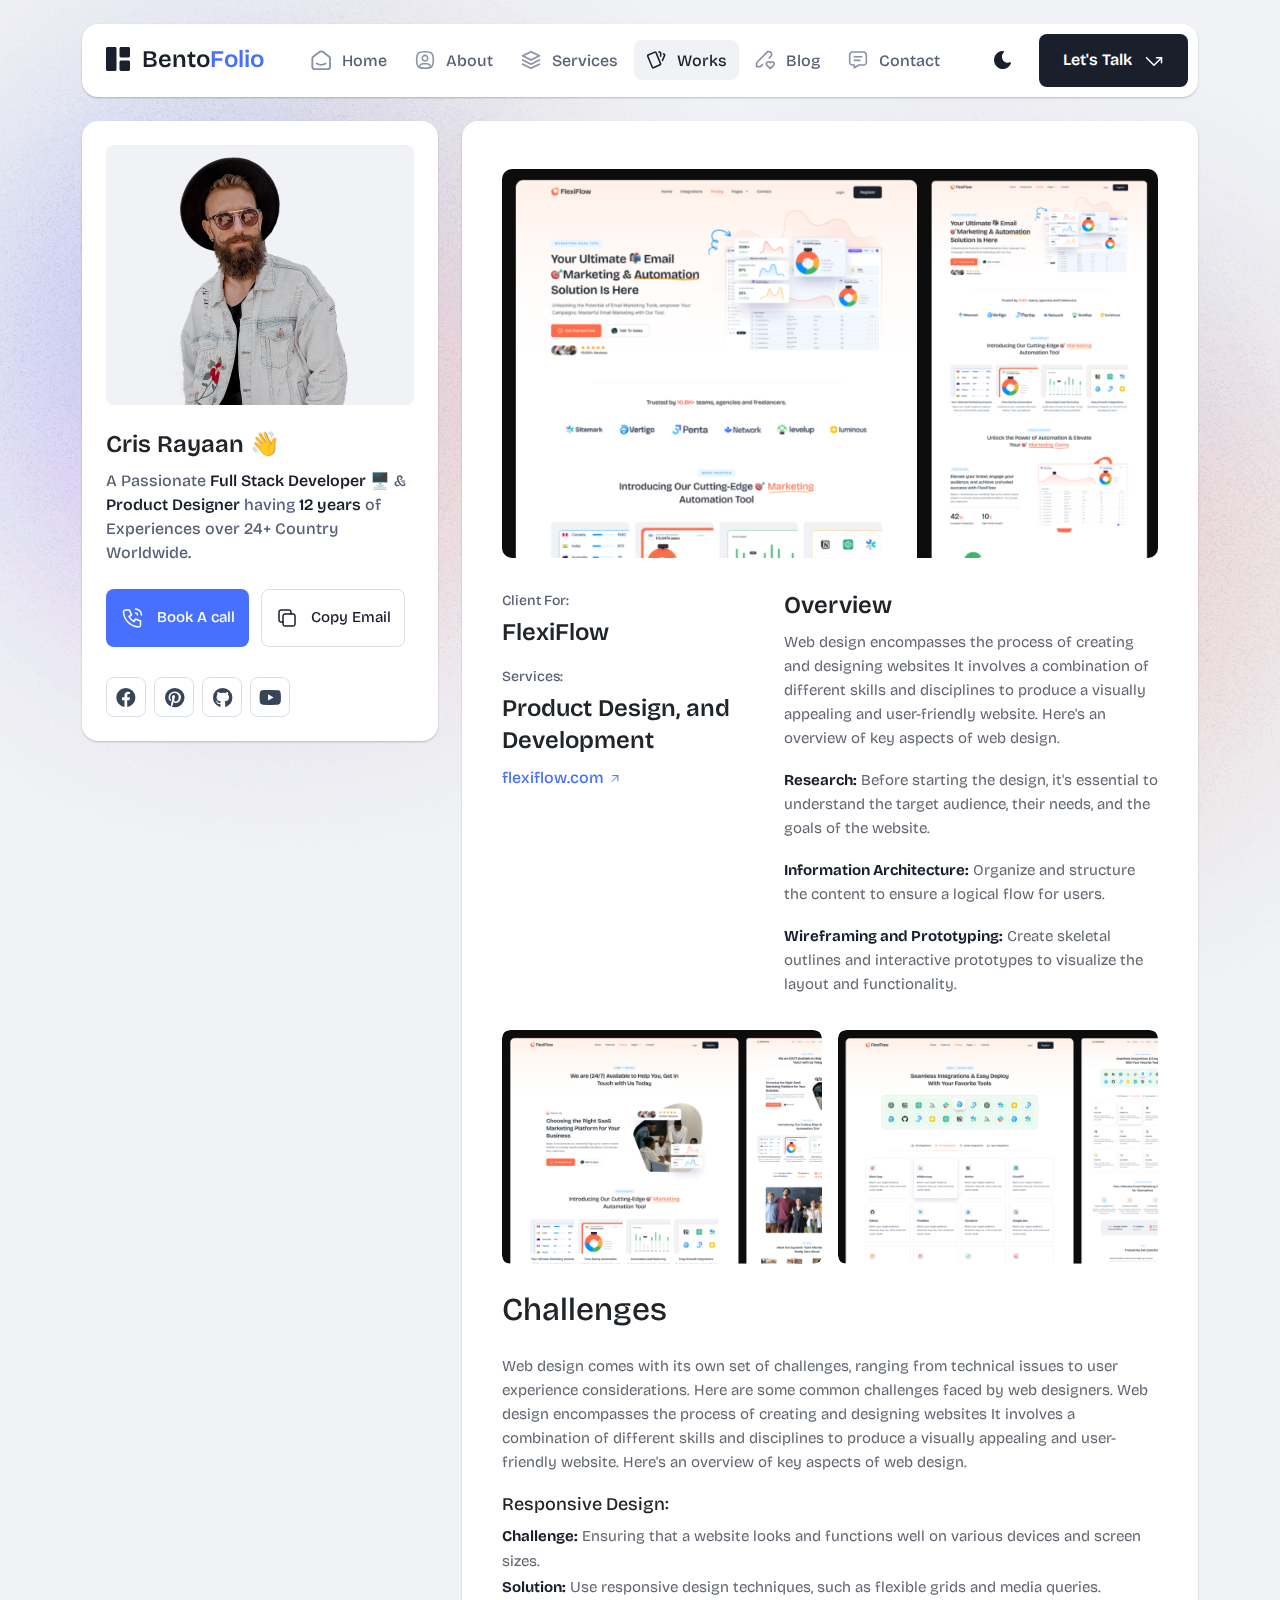
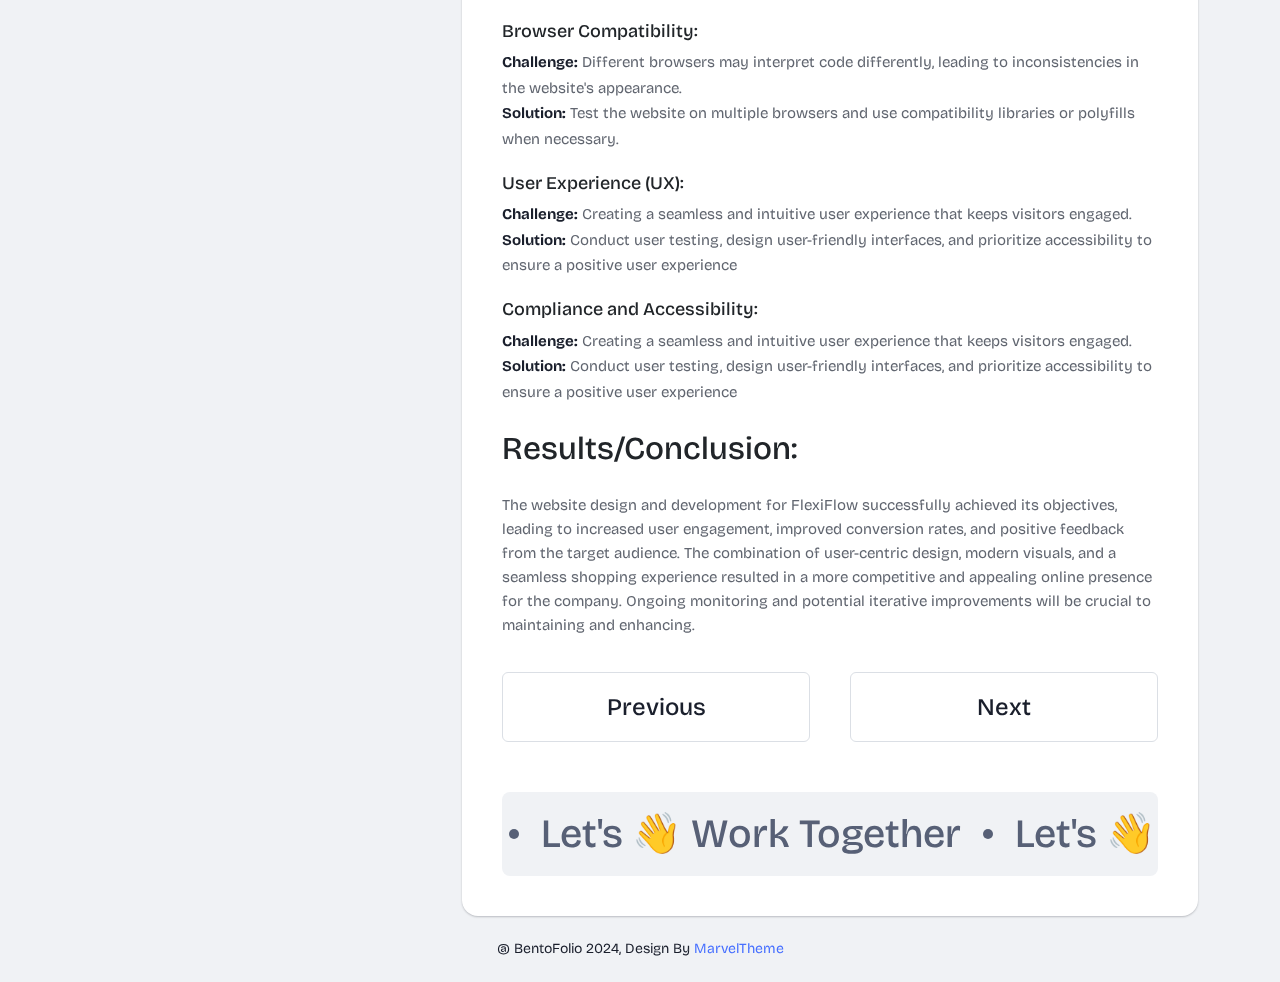
<file: portfolio-details.html>
<!DOCTYPE html>
<html lang="en">
  <!-- Mirrored from marveltheme.com/tf/html/bentofolio-html/portfolio-details.html by HTTrack Website Copier/3.x [XR&CO'2014], Tue, 11 Jun 2024 08:14:14 GMT -->
  <head>
    <meta charset="UTF-8" />
    <meta http-equiv="X-UA-Compatible" content="IE=edge" />
    <title>Bentofolio - Bootstrap Personal Portfolio Template</title>
    <meta
      name="description"
      content="Bentofolio - Bootstrap Personal Portfolio Template"
    />
    <meta name="viewport" content="width=device-width, initial-scale=1" />

    <link
      rel="shortcut icon"
      type="image/x-icon"
      href="assets/img/favicon.svg"
    />
    <!-- Place favicon.ico in the root directory -->

    <!-- CSS here -->
    <link rel="stylesheet" href="assets/css/bootstrap.min.css" />
    <link rel="stylesheet" href="assets/fontawsome/css/all.min.css" />
    <link rel="stylesheet" href="assets/fontawsome/css/fontawesome.min.css" />
    <link rel="stylesheet" href="assets/css/slick.css" />
    <link rel="stylesheet" href="assets/css/magnific-popup.css" />
    <link rel="stylesheet" href="assets/css/style.css" />
    <link rel="stylesheet" href="assets/css/responsive.css" />
  </head>

  <body>
    <div id="page-content">
      <!-- header part start -->
      <header class="header-area">
        <nav class="navbar">
          <div class="container">
            <div class="menu-container">
              <div class="logo">
                <a class="navbar-brand me-0" href="index.html">
                  <svg
                    width="24"
                    height="24"
                    viewBox="0 0 24 24"
                    fill="none"
                    xmlns="http://www.w3.org/2000/svg"
                  >
                    <path
                      d="M0 1.5C0 1.10218 0.158035 0.720644 0.43934 0.43934C0.720644 0.158035 1.10218 0 1.5 0L9 0C9.39782 0 9.77936 0.158035 10.0607 0.43934C10.342 0.720644 10.5 1.10218 10.5 1.5V22.5C10.5 22.8978 10.342 23.2794 10.0607 23.5607C9.77936 23.842 9.39782 24 9 24H1.5C1.10218 24 0.720644 23.842 0.43934 23.5607C0.158035 23.2794 0 22.8978 0 22.5V1.5ZM13.5 1.5C13.5 1.10218 13.658 0.720644 13.9393 0.43934C14.2206 0.158035 14.6022 0 15 0L22.5 0C22.8978 0 23.2794 0.158035 23.5607 0.43934C23.842 0.720644 24 1.10218 24 1.5V9C24 9.39782 23.842 9.77936 23.5607 10.0607C23.2794 10.342 22.8978 10.5 22.5 10.5H15C14.6022 10.5 14.2206 10.342 13.9393 10.0607C13.658 9.77936 13.5 9.39782 13.5 9V1.5ZM13.5 15C13.5 14.6022 13.658 14.2206 13.9393 13.9393C14.2206 13.658 14.6022 13.5 15 13.5H22.5C22.8978 13.5 23.2794 13.658 23.5607 13.9393C23.842 14.2206 24 14.6022 24 15V22.5C24 22.8978 23.842 23.2794 23.5607 23.5607C23.2794 23.842 22.8978 24 22.5 24H15C14.6022 24 14.2206 23.842 13.9393 23.5607C13.658 23.2794 13.5 22.8978 13.5 22.5V15Z"
                      class="logo-icon"
                    />
                  </svg>
                  <span>Bento<span class="primary">Folio</span></span>
                </a>
              </div>
              <div class="navbar-main d-flex flex-grow-1">
                <div class="logo inner-logo d-block d-xl-none">
                  <a class="navbar-brand me-0" href="index.html">
                    <svg
                      width="24"
                      height="24"
                      viewBox="0 0 24 24"
                      fill="none"
                      xmlns="http://www.w3.org/2000/svg"
                    >
                      <path
                        d="M0 1.5C0 1.10218 0.158035 0.720644 0.43934 0.43934C0.720644 0.158035 1.10218 0 1.5 0L9 0C9.39782 0 9.77936 0.158035 10.0607 0.43934C10.342 0.720644 10.5 1.10218 10.5 1.5V22.5C10.5 22.8978 10.342 23.2794 10.0607 23.5607C9.77936 23.842 9.39782 24 9 24H1.5C1.10218 24 0.720644 23.842 0.43934 23.5607C0.158035 23.2794 0 22.8978 0 22.5V1.5ZM13.5 1.5C13.5 1.10218 13.658 0.720644 13.9393 0.43934C14.2206 0.158035 14.6022 0 15 0L22.5 0C22.8978 0 23.2794 0.158035 23.5607 0.43934C23.842 0.720644 24 1.10218 24 1.5V9C24 9.39782 23.842 9.77936 23.5607 10.0607C23.2794 10.342 22.8978 10.5 22.5 10.5H15C14.6022 10.5 14.2206 10.342 13.9393 10.0607C13.658 9.77936 13.5 9.39782 13.5 9V1.5ZM13.5 15C13.5 14.6022 13.658 14.2206 13.9393 13.9393C14.2206 13.658 14.6022 13.5 15 13.5H22.5C22.8978 13.5 23.2794 13.658 23.5607 13.9393C23.842 14.2206 24 14.6022 24 15V22.5C24 22.8978 23.842 23.2794 23.5607 23.5607C23.2794 23.842 22.8978 24 22.5 24H15C14.6022 24 14.2206 23.842 13.9393 23.5607C13.658 23.2794 13.5 22.8978 13.5 22.5V15Z"
                        class="logo-icon"
                      />
                    </svg>
                    <span>Bento<span class="primary">Folio</span></span>
                  </a>
                </div>
                <ul class="navbar-info mx-auto">
                  <li class="nav-item">
                    <a class="nav-link" aria-current="page" href="index.html">
                      <svg
                        class="nav-icon"
                        viewBox="0 0 15 15"
                        fill="none"
                        xmlns="http://www.w3.org/2000/svg"
                      >
                        <path
                          d="M13.475 4.92481L9.03083 1.46814C8.64082 1.16473 8.1608 1 7.66667 1C7.17254 1 6.69251 1.16473 6.3025 1.46814L1.8575 4.92481C1.59037 5.13254 1.37424 5.39858 1.22563 5.7026C1.07701 6.00662 0.99984 6.34058 1 6.67897V12.679C1 13.121 1.17559 13.5449 1.48816 13.8575C1.80072 14.17 2.22464 14.3456 2.66667 14.3456H12.6667C13.1087 14.3456 13.5326 14.17 13.8452 13.8575C14.1577 13.5449 14.3333 13.121 14.3333 12.679V6.67897C14.3333 5.99314 14.0167 5.34564 13.475 4.92481Z"
                          stroke-width="1.4"
                          stroke-linecap="round"
                          stroke-linejoin="round"
                        />
                        <path
                          d="M10.9753 10.1665C9.13359 11.2773 6.14859 11.2773 4.30859 10.1665"
                          stroke-width="1.4"
                          stroke-linecap="round"
                          stroke-linejoin="round"
                        />
                      </svg>

                      <span>Home</span>
                    </a>
                  </li>
                  <li class="nav-item">
                    <a class="nav-link" href="about.html">
                      <svg
                        class="nav-icon"
                        viewBox="0 0 18 18"
                        fill="none"
                        xmlns="http://www.w3.org/2000/svg"
                      >
                        <path
                          d="M9 9.8335C9.66304 9.8335 10.2989 9.5701 10.7678 9.10126C11.2366 8.63242 11.5 7.99654 11.5 7.3335C11.5 6.67045 11.2366 6.03457 10.7678 5.56573C10.2989 5.09689 9.66304 4.8335 9 4.8335C8.33696 4.8335 7.70107 5.09689 7.23223 5.56573C6.76339 6.03457 6.5 6.67045 6.5 7.3335C6.5 7.99654 6.76339 8.63242 7.23223 9.10126C7.70107 9.5701 8.33696 9.8335 9 9.8335Z"
                          stroke-width="1.4"
                          stroke-linecap="round"
                          stroke-linejoin="round"
                        />
                        <path
                          d="M9 1.5C15 1.5 16.5 3 16.5 9C16.5 15 15 16.5 9 16.5C3 16.5 1.5 15 1.5 9C1.5 3 3 1.5 9 1.5Z"
                          stroke-width="1.4"
                          stroke-linecap="round"
                          stroke-linejoin="round"
                        />
                        <path
                          d="M4 15.7085V15.6668C4 14.7828 4.35119 13.9349 4.97631 13.3098C5.60143 12.6847 6.44928 12.3335 7.33333 12.3335H10.6667C11.5507 12.3335 12.3986 12.6847 13.0237 13.3098C13.6488 13.9349 14 14.7828 14 15.6668V15.7085"
                          stroke-width="1.4"
                          stroke-linecap="round"
                          stroke-linejoin="round"
                        />
                      </svg>
                      About
                    </a>
                  </li>
                  <li class="nav-item">
                    <a class="nav-link" href="services.html">
                      <svg
                        class="nav-icon"
                        viewBox="0 0 16 16"
                        fill="none"
                        xmlns="http://www.w3.org/2000/svg"
                      >
                        <path
                          d="M7.99967 1.3335L1.33301 4.66683L7.99967 8.00016L14.6663 4.66683L7.99967 1.3335Z"
                          stroke-width="1.4"
                          stroke-linecap="round"
                          stroke-linejoin="round"
                        />
                        <path
                          d="M1.33301 8L7.99967 11.3333L14.6663 8"
                          stroke-width="1.4"
                          stroke-linecap="round"
                          stroke-linejoin="round"
                        />
                        <path
                          d="M1.33301 11.3335L7.99967 14.6668L14.6663 11.3335"
                          stroke-width="1.4"
                          stroke-linecap="round"
                          stroke-linejoin="round"
                        />
                      </svg>
                      Services
                    </a>
                  </li>
                  <li class="nav-item">
                    <a class="nav-link active" href="portfolio.html">
                      <svg
                        class="nav-icon"
                        viewBox="0 0 18 17"
                        fill="none"
                        xmlns="http://www.w3.org/2000/svg"
                      >
                        <path
                          d="M2.00326 3.99733L7.95159 1.40649C8.04974 1.36442 8.15533 1.34243 8.26212 1.34181C8.3689 1.34119 8.47473 1.36196 8.57337 1.40289C8.67201 1.44382 8.76145 1.50408 8.83642 1.58013C8.9114 1.65617 8.97039 1.74646 9.00992 1.84566L13.1133 11.764C13.1985 11.9651 13.2014 12.1917 13.1213 12.3949C13.0412 12.5982 12.8845 12.7618 12.6849 12.8507L6.73742 15.4415C6.63922 15.4837 6.53356 15.5058 6.42668 15.5065C6.3198 15.5072 6.21387 15.4864 6.11514 15.4455C6.0164 15.4046 5.92688 15.3442 5.85184 15.2681C5.7768 15.192 5.71778 15.1016 5.67826 15.0023L1.57492 5.08316C1.48963 4.88204 1.48673 4.65546 1.56684 4.45222C1.64696 4.24898 1.80367 4.08616 2.00326 3.99733Z"
                          stroke-width="1.4"
                          stroke-linecap="round"
                          stroke-linejoin="round"
                        />
                        <path
                          d="M11.5 1.3335H12.3333C12.5543 1.3335 12.7663 1.42129 12.9226 1.57757C13.0789 1.73385 13.1667 1.94582 13.1667 2.16683V5.0835"
                          stroke-width="1.4"
                          stroke-linecap="round"
                          stroke-linejoin="round"
                        />
                        <path
                          d="M15.6663 3C15.8863 3.09333 16.0997 3.18083 16.3063 3.2625C16.5098 3.34882 16.6706 3.51241 16.7534 3.71729C16.8362 3.92217 16.8343 4.15155 16.748 4.355L14.833 8.83334"
                          stroke-width="1.4"
                          stroke-linecap="round"
                          stroke-linejoin="round"
                        />
                      </svg>
                      Works
                    </a>
                  </li>
                  <li class="nav-item">
                    <a class="nav-link" href="blog.html">
                      <svg
                        class="nav-icon"
                        viewBox="0 0 17 16"
                        fill="none"
                        xmlns="http://www.w3.org/2000/svg"
                      >
                        <path
                          d="M12.1663 6.16676L13.4163 4.91676C13.6352 4.69789 13.8088 4.43805 13.9273 4.15208C14.0457 3.86612 14.1067 3.55962 14.1067 3.25009C14.1067 2.94056 14.0457 2.63406 13.9273 2.3481C13.8088 2.06213 13.6352 1.80229 13.4163 1.58342C13.1975 1.36455 12.9376 1.19094 12.6517 1.07248C12.3657 0.954033 12.0592 0.893066 11.7497 0.893066C11.4401 0.893066 11.1336 0.954033 10.8477 1.07248C10.5617 1.19094 10.3019 1.36455 10.083 1.58342L1.33301 10.3334V13.6668H4.66634L6.33301 12.0001"
                          stroke-width="1.4"
                          stroke-linecap="round"
                          stroke-linejoin="round"
                        />
                        <path
                          d="M13.0004 15.3335L15.7921 12.5968C15.9633 12.4307 16.0995 12.232 16.1926 12.0124C16.2857 11.7927 16.3339 11.5567 16.3343 11.3181C16.3347 11.0796 16.2873 10.8434 16.1948 10.6235C16.1024 10.4035 15.9669 10.2044 15.7963 10.0377C15.448 9.69712 14.9806 9.50602 14.4935 9.50509C14.0065 9.50415 13.5383 9.69346 13.1888 10.0327L13.0021 10.216L12.8163 10.0327C12.4681 9.69237 12.0008 9.50143 11.5139 9.50049C11.0271 9.49956 10.5591 9.68871 10.2096 10.0277C10.0383 10.1937 9.9021 10.3924 9.80891 10.612C9.71572 10.8316 9.66746 11.0677 9.667 11.3062C9.66653 11.5447 9.71386 11.781 9.80619 12.0009C9.89853 12.2209 10.034 12.4201 10.2046 12.5868L13.0004 15.3335Z"
                          stroke-width="1.4"
                          stroke-linecap="round"
                          stroke-linejoin="round"
                        />
                      </svg>
                      Blog
                    </a>
                  </li>
                  <li class="nav-item">
                    <a class="nav-link" href="contact.html">
                      <svg
                        class="nav-icon"
                        viewBox="0 0 18 17"
                        fill="none"
                        xmlns="http://www.w3.org/2000/svg"
                      >
                        <path
                          d="M5.66699 5.5H12.3337"
                          stroke-width="1.4"
                          stroke-linecap="round"
                          stroke-linejoin="round"
                        />
                        <path
                          d="M5.66699 8.8335H10.667"
                          stroke-width="1.4"
                          stroke-linecap="round"
                          stroke-linejoin="round"
                        />
                        <path
                          d="M14 1.3335C14.663 1.3335 15.2989 1.59689 15.7678 2.06573C16.2366 2.53457 16.5 3.17045 16.5 3.8335V10.5002C16.5 11.1632 16.2366 11.7991 15.7678 12.2679C15.2989 12.7368 14.663 13.0002 14 13.0002H9.83333L5.66667 15.5002V13.0002H4C3.33696 13.0002 2.70107 12.7368 2.23223 12.2679C1.76339 11.7991 1.5 11.1632 1.5 10.5002V3.8335C1.5 3.17045 1.76339 2.53457 2.23223 2.06573C2.70107 1.59689 3.33696 1.3335 4 1.3335H14Z"
                          stroke-width="1.4"
                          stroke-linecap="round"
                          stroke-linejoin="round"
                        />
                      </svg>
                      Contact
                    </a>
                  </li>
                </ul>
                <div class="header-right-info d-flex align-items-center">
                  <button class="theme-control-btn">
                    <span class="dark">
                      <svg
                        width="24"
                        height="24"
                        viewBox="0 0 24 24"
                        fill="none"
                        xmlns="http://www.w3.org/2000/svg"
                      >
                        <path
                          d="M11.8005 3C10.207 3.0003 8.64356 3.44286 7.27683 4.28049C5.91011 5.11811 4.79139 6.31937 4.04002 7.75612C3.28865 9.19288 2.93281 10.8112 3.01046 12.4386C3.08811 14.0659 3.59633 15.6411 4.48091 16.9963C5.3655 18.3514 6.59326 19.4356 8.03324 20.1333C9.47322 20.8309 11.0714 21.1157 12.6573 20.9574C14.2432 20.7991 15.7573 20.2036 17.0381 19.2344C18.319 18.2652 19.3185 16.9587 19.9301 15.4542C20.2302 14.7162 19.5111 13.9746 18.7875 14.2752C17.5475 14.7888 16.1706 14.8418 14.8963 14.425C13.622 14.0082 12.5308 13.1479 11.8126 11.9937C11.0943 10.8396 10.7943 9.4645 10.9648 8.10764C11.1353 6.75077 11.7655 5.49792 12.7458 4.5669L12.8136 4.4949C13.2986 3.9279 12.913 3.0072 12.1464 3.0072H11.9122L11.8524 3.0018L11.7996 3H11.8005Z"
                          fill="#1A1F2C"
                        />
                      </svg>
                      <small class="theme-text d-block d-xl-none"
                        >Change appearance</small
                      >
                    </span>
                    <span class="light">
                      <svg
                        width="24"
                        height="24"
                        viewBox="0 0 24 24"
                        fill="none"
                        xmlns="http://www.w3.org/2000/svg"
                      >
                        <path
                          d="M12 19C12.2449 19 12.4813 19.09 12.6644 19.2527C12.8474 19.4155 12.9643 19.6397 12.993 19.883L13 20V21C12.9997 21.2549 12.9021 21.5 12.7272 21.6854C12.5522 21.8707 12.313 21.9822 12.0586 21.9972C11.8042 22.0121 11.5536 21.9293 11.3582 21.7657C11.1627 21.6021 11.0371 21.3701 11.007 21.117L11 21V20C11 19.7348 11.1054 19.4804 11.2929 19.2929C11.4804 19.1054 11.7348 19 12 19Z"
                          fill="#FD7E41"
                        />
                        <path
                          d="M18.3127 16.9099L18.4067 16.9929L19.1067 17.6929C19.2861 17.8729 19.3902 18.1144 19.398 18.3683C19.4057 18.6223 19.3165 18.8697 19.1485 19.0602C18.9804 19.2508 18.7462 19.3702 18.4933 19.3943C18.2403 19.4184 17.9877 19.3454 17.7867 19.1899L17.6927 19.1069L16.9927 18.4069C16.8202 18.2347 16.7165 18.0053 16.7012 17.7619C16.6859 17.5186 16.76 17.278 16.9097 17.0855C17.0593 16.893 17.2741 16.7618 17.5137 16.7166C17.7533 16.6713 18.0012 16.7152 18.2107 16.8399L18.3127 16.9099Z"
                          fill="#FD7E41"
                        />
                        <path
                          d="M7.00747 16.993C7.17965 17.1652 7.28308 17.3943 7.29836 17.6373C7.31364 17.8803 7.23972 18.1206 7.09047 18.313L7.00747 18.407L6.30747 19.107C6.12751 19.2863 5.88604 19.3905 5.63209 19.3982C5.37814 19.406 5.13076 19.3168 4.94019 19.1487C4.74963 18.9807 4.63017 18.7464 4.60607 18.4935C4.58198 18.2406 4.65506 17.988 4.81047 17.787L4.89347 17.693L5.59347 16.993C5.781 16.8055 6.03531 16.7002 6.30047 16.7002C6.56563 16.7002 6.81994 16.8055 7.00747 16.993Z"
                          fill="#FD7E41"
                        />
                        <path
                          d="M3.99987 11C4.25475 11.0003 4.4999 11.0979 4.68524 11.2728C4.87057 11.4478 4.9821 11.687 4.99704 11.9414C5.01198 12.1958 4.92919 12.4464 4.7656 12.6418C4.60201 12.8373 4.36996 12.9629 4.11687 12.993L3.99987 13H2.99987C2.74499 12.9997 2.49984 12.9021 2.3145 12.7272C2.12916 12.5522 2.01763 12.313 2.0027 12.0586C1.98776 11.8042 2.07054 11.5536 2.23413 11.3582C2.39772 11.1627 2.62977 11.0371 2.88287 11.007L2.99987 11H3.99987Z"
                          fill="#FD7E41"
                        />
                        <path
                          d="M20.9999 11C21.2547 11.0003 21.4999 11.0979 21.6852 11.2728C21.8706 11.4478 21.9821 11.687 21.997 11.9414C22.012 12.1958 21.9292 12.4464 21.7656 12.6418C21.602 12.8373 21.37 12.9629 21.1169 12.993L20.9999 13H19.9999C19.745 12.9997 19.4998 12.9021 19.3145 12.7272C19.1292 12.5522 19.0176 12.313 19.0027 12.0586C18.9878 11.8042 19.0705 11.5536 19.2341 11.3582C19.3977 11.1627 19.6298 11.0371 19.8829 11.007L19.9999 11H20.9999Z"
                          fill="#FD7E41"
                        />
                        <path
                          d="M6.21264 4.80985L6.30664 4.89285L7.00664 5.59285C7.18599 5.77281 7.29011 6.01429 7.29787 6.26824C7.30562 6.52219 7.21642 6.76957 7.04839 6.96013C6.88036 7.1507 6.64609 7.27016 6.39316 7.29425C6.14024 7.31834 5.88763 7.24526 5.68664 7.08985L5.59264 7.00685L4.89264 6.30685C4.72073 6.13453 4.61757 5.90543 4.6025 5.66248C4.58744 5.41954 4.6615 5.17945 4.8108 4.98721C4.9601 4.79497 5.1744 4.66378 5.41351 4.61824C5.65262 4.57271 5.90013 4.61594 6.10964 4.73985L6.21264 4.80985Z"
                          fill="#FD7E41"
                        />
                        <path
                          d="M19.1071 4.89288C19.2793 5.06508 19.3827 5.29418 19.398 5.5372C19.4132 5.78023 19.3393 6.02048 19.1901 6.21288L19.1071 6.30688L18.4071 7.00688C18.2271 7.18623 17.9856 7.29036 17.7317 7.29811C17.4777 7.30587 17.2304 7.21667 17.0398 7.04864C16.8492 6.8806 16.7298 6.64633 16.7057 6.39341C16.6816 6.14049 16.7547 5.88788 16.9101 5.68688L16.9931 5.59288L17.6931 4.89288C17.8806 4.70541 18.1349 4.6001 18.4001 4.6001C18.6652 4.6001 18.9196 4.70541 19.1071 4.89288Z"
                          fill="#FD7E41"
                        />
                        <path
                          d="M12 2C12.2449 2.00003 12.4813 2.08996 12.6644 2.25272C12.8474 2.41547 12.9643 2.63975 12.993 2.883L13 3V4C12.9997 4.25488 12.9021 4.50003 12.7272 4.68537C12.5522 4.8707 12.313 4.98223 12.0586 4.99717C11.8042 5.01211 11.5536 4.92933 11.3582 4.76573C11.1627 4.60214 11.0371 4.3701 11.007 4.117L11 4V3C11 2.73478 11.1054 2.48043 11.2929 2.29289C11.4804 2.10536 11.7348 2 12 2Z"
                          fill="#FD7E41"
                        />
                        <path
                          d="M12 7C12.9797 6.99994 13.9378 7.28769 14.7553 7.8275C15.5729 8.36731 16.2138 9.1354 16.5986 10.0364C16.9833 10.9373 17.0949 11.9315 16.9195 12.8953C16.7441 13.8592 16.2893 14.7502 15.6118 15.4579C14.9343 16.1655 14.0638 16.6585 13.1085 16.8756C12.1532 17.0928 11.1552 17.0245 10.2383 16.6793C9.3215 16.334 8.52629 15.7271 7.95146 14.9338C7.37663 14.1405 7.04752 13.1958 7.005 12.217L7 12L7.005 11.783C7.06092 10.4958 7.61161 9.27978 8.54222 8.38866C9.47284 7.49754 10.7115 7.00007 12 7Z"
                          fill="#FD7E41"
                        />
                      </svg>
                      <small class="theme-text d-block d-xl-none"
                        >Change appearance</small
                      >
                    </span>
                  </button>
                  <a href="contact.html" class="lets-talk-btn">
                    Let's Talk
                    <svg
                      class="icon"
                      width="20"
                      height="20"
                      viewBox="0 0 20 20"
                      fill="none"
                      xmlns="http://www.w3.org/2000/svg"
                    >
                      <path
                        d="M17.5 11.6665V6.6665H12.5"
                        stroke="white"
                        stroke-width="1.5"
                        stroke-linecap="round"
                        stroke-linejoin="round"
                      />
                      <path
                        d="M17.5 6.6665L10 14.1665L2.5 6.6665"
                        stroke="white"
                        stroke-width="1.5"
                        stroke-linecap="round"
                        stroke-linejoin="round"
                      />
                    </svg>
                  </a>
                </div>
              </div>
              <div class="mobile-menu-overlay d-block d-lg-none"></div>
              <div class="mobile-menu-control-bar d-block d-xl-none">
                <button class="mobile-menu-control-bar">
                  <i class="fas fa-bars"></i>
                </button>
              </div>
            </div>
          </div>
        </nav>
      </header>
      <!-- header part end -->

      <!-- main area part start -->
      <main>
        <section class="content-box-area mt-4">
          <div class="container">
            <div class="row g-4">
              <div class="col-xl-4">
                <div class="card profile-card">
                  <div class="card-body">
                    <div class="image text-center">
                      <img src="assets/img/images/profile.png" alt="profile" />
                    </div>
                    <div class="text">
                      <h3 class="card-title">Cris Rayaan 👋</h3>
                      <p>
                        A Passionate <span>Full Stack Developer</span> 🖥️ &
                        <span>Product Designer</span> having
                        <span>12 years</span> of Experiences over 24+ Country
                        Worldwide.
                      </p>
                      <div class="common-button-groups">
                        <a class="btn btn-call" href="#">
                          <svg
                            class="icon"
                            width="25"
                            height="24"
                            viewBox="0 0 25 24"
                            fill="none"
                            xmlns="http://www.w3.org/2000/svg"
                          >
                            <path
                              d="M5.5 4H9.5L11.5 9L9 10.5C10.071 12.6715 11.8285 14.429 14 15.5L15.5 13L20.5 15V19C20.5 19.5304 20.2893 20.0391 19.9142 20.4142C19.5391 20.7893 19.0304 21 18.5 21C14.5993 20.763 10.9202 19.1065 8.15683 16.3432C5.3935 13.5798 3.73705 9.90074 3.5 6C3.5 5.46957 3.71071 4.96086 4.08579 4.58579C4.46086 4.21071 4.96957 4 5.5 4Z"
                              stroke="white"
                              stroke-width="1.5"
                              stroke-linecap="round"
                              stroke-linejoin="round"
                            />
                            <path
                              d="M15.5 7C16.0304 7 16.5391 7.21071 16.9142 7.58579C17.2893 7.96086 17.5 8.46957 17.5 9"
                              stroke="white"
                              stroke-width="1.5"
                              stroke-linecap="round"
                              stroke-linejoin="round"
                            />
                            <path
                              d="M15.5 3C17.0913 3 18.6174 3.63214 19.7426 4.75736C20.8679 5.88258 21.5 7.4087 21.5 9"
                              stroke="white"
                              stroke-width="1.5"
                              stroke-linecap="round"
                              stroke-linejoin="round"
                            />
                          </svg>
                          Book A call
                        </a>
                        <button
                          class="btn btn-copy"
                          data-clipboard-text="example@example.com"
                        >
                          <svg
                            class="icon"
                            width="24"
                            height="24"
                            viewBox="0 0 24 24"
                            fill="none"
                            xmlns="http://www.w3.org/2000/svg"
                          >
                            <path
                              d="M8 10C8 9.46957 8.21071 8.96086 8.58579 8.58579C8.96086 8.21071 9.46957 8 10 8H18C18.5304 8 19.0391 8.21071 19.4142 8.58579C19.7893 8.96086 20 9.46957 20 10V18C20 18.5304 19.7893 19.0391 19.4142 19.4142C19.0391 19.7893 18.5304 20 18 20H10C9.46957 20 8.96086 19.7893 8.58579 19.4142C8.21071 19.0391 8 18.5304 8 18V10Z"
                              stroke-width="1.5"
                              stroke-linecap="round"
                              stroke-linejoin="round"
                            />
                            <path
                              d="M16 8V6C16 5.46957 15.7893 4.96086 15.4142 4.58579C15.0391 4.21071 14.5304 4 14 4H6C5.46957 4 4.96086 4.21071 4.58579 4.58579C4.21071 4.96086 4 5.46957 4 6V14C4 14.5304 4.21071 15.0391 4.58579 15.4142C4.96086 15.7893 5.46957 16 6 16H8"
                              stroke-width="1.5"
                              stroke-linecap="round"
                              stroke-linejoin="round"
                            />
                          </svg>
                          Copy Email
                        </button>
                      </div>
                      <div class="social-media-icon">
                        <ul class="list-unstyled">
                          <li>
                            <a href="#"><i class="fab fa-facebook"></i></a>
                          </li>
                          <li>
                            <a href="#"><i class="fab fa-pinterest"></i></a>
                          </li>
                          <li>
                            <a href="#"><i class="fab fa-github"></i></a>
                          </li>
                          <li>
                            <a href="#"><i class="fab fa-youtube"></i></a>
                          </li>
                        </ul>
                      </div>
                    </div>
                  </div>
                </div>
              </div>
              <div class="col-xl-8">
                <div class="card content-box-card">
                  <div class="card-body portfolio-card">
                    <div class="portfolio-details-area">
                      <div class="main-image">
                        <img
                          src="assets/img/projects/project-details-1.png"
                          alt="project-details-1"
                        />
                      </div>
                      <div class="portfolio-details-text">
                        <div class="short-info">
                          <div class="info-item">
                            <p class="subtitle">Client For:</p>
                            <h4 class="card-title">FlexiFlow</h4>
                          </div>
                          <div class="info-item">
                            <p class="subtitle">Services:</p>
                            <h4 class="card-title">
                              Product Design, and Development
                            </h4>
                            <a href="#" class="website">
                              flexiflow.com
                              <svg
                                class="arrow-up"
                                width="14"
                                height="15"
                                viewBox="0 0 14 15"
                                fill="none"
                                xmlns="http://www.w3.org/2000/svg"
                              >
                                <path
                                  d="M9.91634 4.5835L4.08301 10.4168"
                                  stroke-linecap="round"
                                  stroke-linejoin="round"
                                ></path>
                                <path
                                  d="M4.66699 4.5835H9.91699V9.8335"
                                  stroke-linecap="round"
                                  stroke-linejoin="round"
                                ></path>
                              </svg>
                            </a>
                          </div>
                        </div>
                        <div class="overview">
                          <h4 class="card-title">Overview</h4>
                          <p>
                            Web design encompasses the process of creating and
                            designing websites It involves a combination of
                            different skills and disciplines to produce a
                            visually appealing and user-friendly website. Here's
                            an overview of key aspects of web design.
                          </p>
                          <p>
                            <b>Research:</b> Before starting the design, it's
                            essential to understand the target audience, their
                            needs, and the goals of the website.
                          </p>
                          <p>
                            <b>Information Architecture:</b> Organize and
                            structure the content to ensure a logical flow for
                            users.
                          </p>
                          <p>
                            <b>Wireframing and Prototyping:</b> Create skeletal
                            outlines and interactive prototypes to visualize the
                            layout and functionality.
                          </p>
                        </div>
                      </div>
                      <div class="inner-images">
                        <div class="row g-3">
                          <div class="col-md-6">
                            <div class="image-item">
                              <img
                                src="assets/img/projects/project-details-2.png"
                                alt="project-details-2"
                                class="img-fluid w-100"
                              />
                            </div>
                          </div>
                          <div class="col-md-6">
                            <div class="image-item">
                              <img
                                src="assets/img/projects/project-details-3.png"
                                alt="project-details-3"
                                class="img-fluid w-100"
                              />
                            </div>
                          </div>
                        </div>
                      </div>
                      <div class="more-info-block">
                        <h3 class="more-info-title">Challenges</h3>
                        <p>
                          Web design comes with its own set of challenges,
                          ranging from technical issues to user experience
                          considerations. Here are some common challenges faced
                          by web designers. Web design encompasses the process
                          of creating and designing websites It involves a
                          combination of different skills and disciplines to
                          produce a visually appealing and user-friendly
                          website. Here's an overview of key aspects of web
                          design.
                        </p>
                        <h5 class="more-info-subtitle">Responsive Design:</h5>
                        <ul class="list-unstyled">
                          <li>
                            <b>Challenge:</b> Ensuring that a website looks and
                            functions well on various devices and screen sizes.
                          </li>
                          <li>
                            <b>Solution:</b> Use responsive design techniques,
                            such as flexible grids and media queries.
                          </li>
                        </ul>
                        <h5 class="more-info-subtitle">
                          Browser Compatibility:
                        </h5>
                        <ul class="list-unstyled">
                          <li>
                            <b>Challenge:</b> Different browsers may interpret
                            code differently, leading to inconsistencies in the
                            website's appearance.
                          </li>
                          <li>
                            <b>Solution:</b> Test the website on multiple
                            browsers and use compatibility libraries or
                            polyfills when necessary.
                          </li>
                        </ul>

                        <h5 class="more-info-subtitle">
                          User Experience (UX):
                        </h5>
                        <ul class="list-unstyled">
                          <li>
                            <b>Challenge:</b> Creating a seamless and intuitive
                            user experience that keeps visitors engaged.
                          </li>
                          <li>
                            <b> Solution:</b>
                            Conduct user testing, design user-friendly
                            interfaces, and prioritize accessibility to ensure a
                            positive user experience
                          </li>
                        </ul>
                        <h5 class="more-info-subtitle">
                          Compliance and Accessibility:
                        </h5>
                        <ul class="list-unstyled">
                          <li>
                            <b>Challenge:</b> Creating a seamless and intuitive
                            user experience that keeps visitors engaged.
                          </li>
                          <li>
                            <b>Solution:</b> Conduct user testing, design
                            user-friendly interfaces, and prioritize
                            accessibility to ensure a positive user experience
                          </li>
                        </ul>

                        <h3 class="more-info-title">Results/Conclusion:</h3>
                        <p>
                          The website design and development for FlexiFlow
                          successfully achieved its objectives, leading to
                          increased user engagement, improved conversion rates,
                          and positive feedback from the target audience. The
                          combination of user-centric design, modern visuals,
                          and a seamless shopping experience resulted in a more
                          competitive and appealing online presence for the
                          company. Ongoing monitoring and potential iterative
                          improvements will be crucial to maintaining and
                          enhancing.
                        </p>
                      </div>
                      <div class="prev-and-next-btn">
                        <button class="btn btn-prev">Previous</button>
                        <button class="btn btn-next">Next</button>
                      </div>
                    </div>

                    <div class="work-together-slider">
                      <div class="slider-main d-flex gap-4 align-items-center">
                        <div class="slider-item">
                          <a href="contact.html">Let's 👋 Work Together</a>
                          <a href="contact.html">Let's 👋 Work Together</a>
                        </div>
                        <div class="slider-item">
                          <a href="contact.html">Let's 👋 Work Together</a>
                          <a href="contact.html">Let's 👋 Work Together</a>
                        </div>
                      </div>
                    </div>
                  </div>
                </div>
              </div>
            </div>
          </div>
        </section>

        <!-- background shape area start -->
        <div class="background-shapes">
          <div class="shape-1 common-shape">
            <img src="assets/img/bg/banner-shape-1.png" alt="banner-shape-1" />
          </div>
          <div class="shape-2 common-shape">
            <img src="assets/img/bg/banner-shape-1.png" alt="banner-shape-1" />
          </div>
          <div class="threed-shape-1 move-with-cursor" data-value="1">
            <img src="assets/img/bg/object-3d-1.png" alt="object-3d-1" />
          </div>
          <div class="threed-shape-2 move-with-cursor" data-value="1">
            <img src="assets/img/bg/object-3d-2.png" alt="object-3d-2" />
          </div>
        </div>
        <!-- background shape area end -->
      </main>
      <!-- main area part end -->

      <!-- footer part start -->
      <footer class="footer-area">
        <div class="container">
          <div class="text text-center">
            <p>@ BentoFolio 2024, Design By <a href="#">MarvelTheme</a></p>
          </div>
        </div>
      </footer>
      <!-- footer part end -->
    </div>

    <!-- JS here -->
    <script src="assets/js/vendor/jquery-3.6.0.min.js"></script>
    <script src="assets/js/bootstrap.bundle.min.js"></script>
    <script src="assets/js/jquery.magnific-popup.min.js"></script>
    <script src="assets/js/ajax-form.js"></script>
    <script src="assets/js/clipboard.min.js"></script>
    <script src="assets/js/slick.min.js"></script>
    <script src="assets/js/script.js"></script>
  </body>

  <!-- Mirrored from marveltheme.com/tf/html/bentofolio-html/portfolio-details.html by HTTrack Website Copier/3.x [XR&CO'2014], Tue, 11 Jun 2024 08:14:16 GMT -->
</html>
</file>
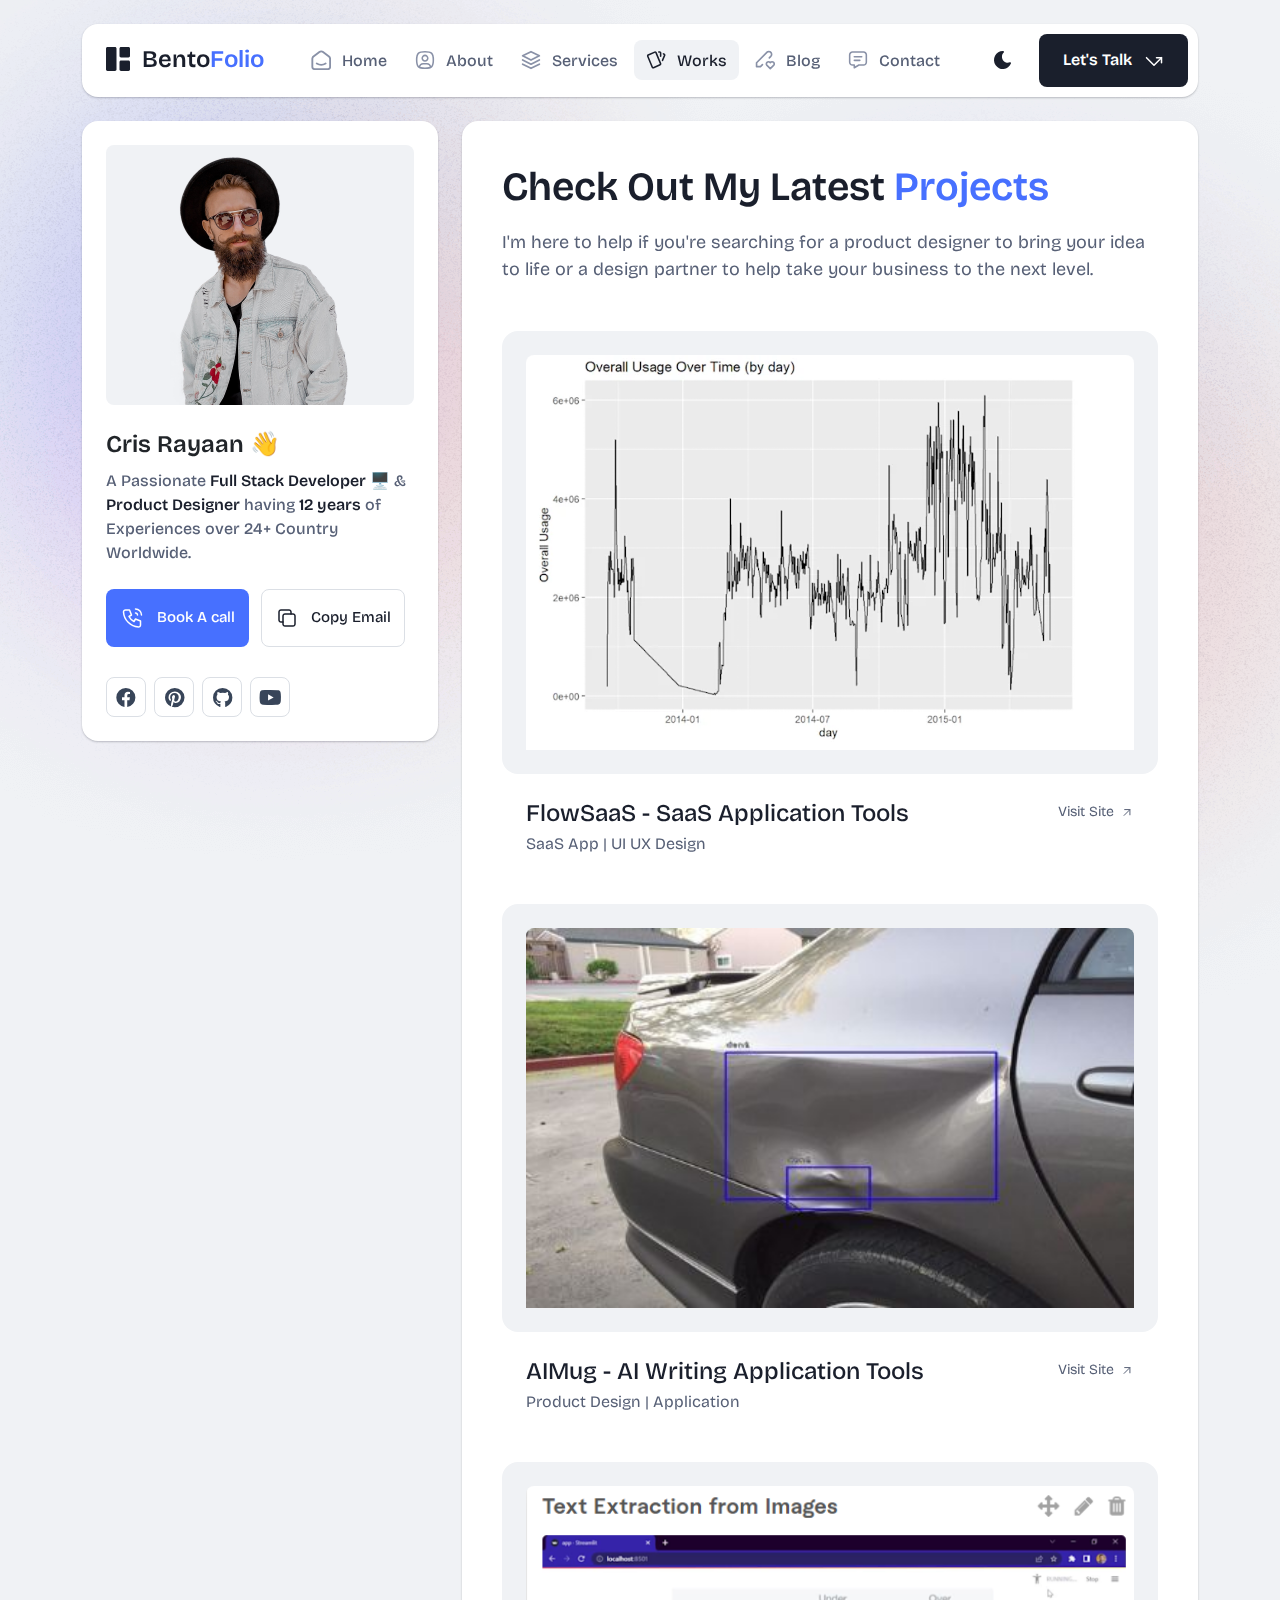
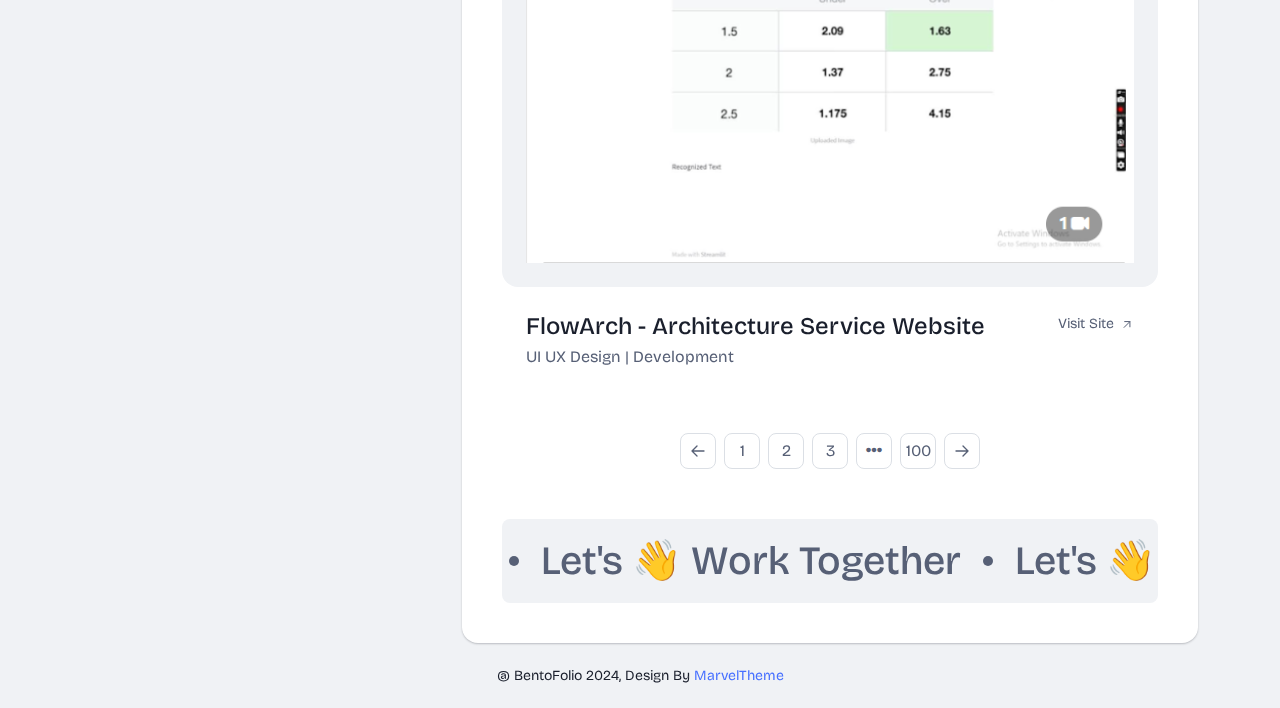
<file: portfolio.html>
<!DOCTYPE html>
<html lang="en">
  <!-- Mirrored from marveltheme.com/tf/html/bentofolio-html/portfolio.html by HTTrack Website Copier/3.x [XR&CO'2014], Tue, 11 Jun 2024 08:14:08 GMT -->
  <head>
    <meta charset="UTF-8" />
    <meta http-equiv="X-UA-Compatible" content="IE=edge" />
    <title>Bentofolio - Bootstrap Personal Portfolio Template</title>
    <meta
      name="description"
      content="Bentofolio - Bootstrap Personal Portfolio Template"
    />
    <meta name="viewport" content="width=device-width, initial-scale=1" />

    <link
      rel="shortcut icon"
      type="image/x-icon"
      href="assets/img/favicon.svg"
    />
    <!-- Place favicon.ico in the root directory -->

    <!-- CSS here -->
    <link rel="stylesheet" href="assets/css/bootstrap.min.css" />
    <link rel="stylesheet" href="assets/fontawsome/css/all.min.css" />
    <link rel="stylesheet" href="assets/fontawsome/css/fontawesome.min.css" />
    <link rel="stylesheet" href="assets/css/slick.css" />
    <link rel="stylesheet" href="assets/css/magnific-popup.css" />
    <link rel="stylesheet" href="assets/css/style.css" />
    <link rel="stylesheet" href="assets/css/responsive.css" />
  </head>

  <body>
    <div id="page-content">
      <!-- header part start -->
      <header class="header-area">
        <nav class="navbar">
          <div class="container">
            <div class="menu-container">
              <div class="logo">
                <a class="navbar-brand me-0" href="index.html">
                  <svg
                    width="24"
                    height="24"
                    viewBox="0 0 24 24"
                    fill="none"
                    xmlns="http://www.w3.org/2000/svg"
                  >
                    <path
                      d="M0 1.5C0 1.10218 0.158035 0.720644 0.43934 0.43934C0.720644 0.158035 1.10218 0 1.5 0L9 0C9.39782 0 9.77936 0.158035 10.0607 0.43934C10.342 0.720644 10.5 1.10218 10.5 1.5V22.5C10.5 22.8978 10.342 23.2794 10.0607 23.5607C9.77936 23.842 9.39782 24 9 24H1.5C1.10218 24 0.720644 23.842 0.43934 23.5607C0.158035 23.2794 0 22.8978 0 22.5V1.5ZM13.5 1.5C13.5 1.10218 13.658 0.720644 13.9393 0.43934C14.2206 0.158035 14.6022 0 15 0L22.5 0C22.8978 0 23.2794 0.158035 23.5607 0.43934C23.842 0.720644 24 1.10218 24 1.5V9C24 9.39782 23.842 9.77936 23.5607 10.0607C23.2794 10.342 22.8978 10.5 22.5 10.5H15C14.6022 10.5 14.2206 10.342 13.9393 10.0607C13.658 9.77936 13.5 9.39782 13.5 9V1.5ZM13.5 15C13.5 14.6022 13.658 14.2206 13.9393 13.9393C14.2206 13.658 14.6022 13.5 15 13.5H22.5C22.8978 13.5 23.2794 13.658 23.5607 13.9393C23.842 14.2206 24 14.6022 24 15V22.5C24 22.8978 23.842 23.2794 23.5607 23.5607C23.2794 23.842 22.8978 24 22.5 24H15C14.6022 24 14.2206 23.842 13.9393 23.5607C13.658 23.2794 13.5 22.8978 13.5 22.5V15Z"
                      class="logo-icon"
                    />
                  </svg>
                  <span>Bento<span class="primary">Folio</span></span>
                </a>
              </div>
              <div class="navbar-main d-flex flex-grow-1">
                <div class="logo inner-logo d-block d-xl-none">
                  <a class="navbar-brand me-0" href="index.html">
                    <svg
                      width="24"
                      height="24"
                      viewBox="0 0 24 24"
                      fill="none"
                      xmlns="http://www.w3.org/2000/svg"
                    >
                      <path
                        d="M0 1.5C0 1.10218 0.158035 0.720644 0.43934 0.43934C0.720644 0.158035 1.10218 0 1.5 0L9 0C9.39782 0 9.77936 0.158035 10.0607 0.43934C10.342 0.720644 10.5 1.10218 10.5 1.5V22.5C10.5 22.8978 10.342 23.2794 10.0607 23.5607C9.77936 23.842 9.39782 24 9 24H1.5C1.10218 24 0.720644 23.842 0.43934 23.5607C0.158035 23.2794 0 22.8978 0 22.5V1.5ZM13.5 1.5C13.5 1.10218 13.658 0.720644 13.9393 0.43934C14.2206 0.158035 14.6022 0 15 0L22.5 0C22.8978 0 23.2794 0.158035 23.5607 0.43934C23.842 0.720644 24 1.10218 24 1.5V9C24 9.39782 23.842 9.77936 23.5607 10.0607C23.2794 10.342 22.8978 10.5 22.5 10.5H15C14.6022 10.5 14.2206 10.342 13.9393 10.0607C13.658 9.77936 13.5 9.39782 13.5 9V1.5ZM13.5 15C13.5 14.6022 13.658 14.2206 13.9393 13.9393C14.2206 13.658 14.6022 13.5 15 13.5H22.5C22.8978 13.5 23.2794 13.658 23.5607 13.9393C23.842 14.2206 24 14.6022 24 15V22.5C24 22.8978 23.842 23.2794 23.5607 23.5607C23.2794 23.842 22.8978 24 22.5 24H15C14.6022 24 14.2206 23.842 13.9393 23.5607C13.658 23.2794 13.5 22.8978 13.5 22.5V15Z"
                        class="logo-icon"
                      />
                    </svg>
                    <span>Bento<span class="primary">Folio</span></span>
                  </a>
                </div>
                <ul class="navbar-info mx-auto">
                  <li class="nav-item">
                    <a class="nav-link" aria-current="page" href="index.html">
                      <svg
                        class="nav-icon"
                        viewBox="0 0 15 15"
                        fill="none"
                        xmlns="http://www.w3.org/2000/svg"
                      >
                        <path
                          d="M13.475 4.92481L9.03083 1.46814C8.64082 1.16473 8.1608 1 7.66667 1C7.17254 1 6.69251 1.16473 6.3025 1.46814L1.8575 4.92481C1.59037 5.13254 1.37424 5.39858 1.22563 5.7026C1.07701 6.00662 0.99984 6.34058 1 6.67897V12.679C1 13.121 1.17559 13.5449 1.48816 13.8575C1.80072 14.17 2.22464 14.3456 2.66667 14.3456H12.6667C13.1087 14.3456 13.5326 14.17 13.8452 13.8575C14.1577 13.5449 14.3333 13.121 14.3333 12.679V6.67897C14.3333 5.99314 14.0167 5.34564 13.475 4.92481Z"
                          stroke-width="1.4"
                          stroke-linecap="round"
                          stroke-linejoin="round"
                        />
                        <path
                          d="M10.9753 10.1665C9.13359 11.2773 6.14859 11.2773 4.30859 10.1665"
                          stroke-width="1.4"
                          stroke-linecap="round"
                          stroke-linejoin="round"
                        />
                      </svg>

                      <span>Home</span>
                    </a>
                  </li>
                  <li class="nav-item">
                    <a class="nav-link" href="about.html">
                      <svg
                        class="nav-icon"
                        viewBox="0 0 18 18"
                        fill="none"
                        xmlns="http://www.w3.org/2000/svg"
                      >
                        <path
                          d="M9 9.8335C9.66304 9.8335 10.2989 9.5701 10.7678 9.10126C11.2366 8.63242 11.5 7.99654 11.5 7.3335C11.5 6.67045 11.2366 6.03457 10.7678 5.56573C10.2989 5.09689 9.66304 4.8335 9 4.8335C8.33696 4.8335 7.70107 5.09689 7.23223 5.56573C6.76339 6.03457 6.5 6.67045 6.5 7.3335C6.5 7.99654 6.76339 8.63242 7.23223 9.10126C7.70107 9.5701 8.33696 9.8335 9 9.8335Z"
                          stroke-width="1.4"
                          stroke-linecap="round"
                          stroke-linejoin="round"
                        />
                        <path
                          d="M9 1.5C15 1.5 16.5 3 16.5 9C16.5 15 15 16.5 9 16.5C3 16.5 1.5 15 1.5 9C1.5 3 3 1.5 9 1.5Z"
                          stroke-width="1.4"
                          stroke-linecap="round"
                          stroke-linejoin="round"
                        />
                        <path
                          d="M4 15.7085V15.6668C4 14.7828 4.35119 13.9349 4.97631 13.3098C5.60143 12.6847 6.44928 12.3335 7.33333 12.3335H10.6667C11.5507 12.3335 12.3986 12.6847 13.0237 13.3098C13.6488 13.9349 14 14.7828 14 15.6668V15.7085"
                          stroke-width="1.4"
                          stroke-linecap="round"
                          stroke-linejoin="round"
                        />
                      </svg>
                      About
                    </a>
                  </li>
                  <li class="nav-item">
                    <a class="nav-link" href="services.html">
                      <svg
                        class="nav-icon"
                        viewBox="0 0 16 16"
                        fill="none"
                        xmlns="http://www.w3.org/2000/svg"
                      >
                        <path
                          d="M7.99967 1.3335L1.33301 4.66683L7.99967 8.00016L14.6663 4.66683L7.99967 1.3335Z"
                          stroke-width="1.4"
                          stroke-linecap="round"
                          stroke-linejoin="round"
                        />
                        <path
                          d="M1.33301 8L7.99967 11.3333L14.6663 8"
                          stroke-width="1.4"
                          stroke-linecap="round"
                          stroke-linejoin="round"
                        />
                        <path
                          d="M1.33301 11.3335L7.99967 14.6668L14.6663 11.3335"
                          stroke-width="1.4"
                          stroke-linecap="round"
                          stroke-linejoin="round"
                        />
                      </svg>
                      Services
                    </a>
                  </li>
                  <li class="nav-item">
                    <a class="nav-link active" href="portfolio.html">
                      <svg
                        class="nav-icon"
                        viewBox="0 0 18 17"
                        fill="none"
                        xmlns="http://www.w3.org/2000/svg"
                      >
                        <path
                          d="M2.00326 3.99733L7.95159 1.40649C8.04974 1.36442 8.15533 1.34243 8.26212 1.34181C8.3689 1.34119 8.47473 1.36196 8.57337 1.40289C8.67201 1.44382 8.76145 1.50408 8.83642 1.58013C8.9114 1.65617 8.97039 1.74646 9.00992 1.84566L13.1133 11.764C13.1985 11.9651 13.2014 12.1917 13.1213 12.3949C13.0412 12.5982 12.8845 12.7618 12.6849 12.8507L6.73742 15.4415C6.63922 15.4837 6.53356 15.5058 6.42668 15.5065C6.3198 15.5072 6.21387 15.4864 6.11514 15.4455C6.0164 15.4046 5.92688 15.3442 5.85184 15.2681C5.7768 15.192 5.71778 15.1016 5.67826 15.0023L1.57492 5.08316C1.48963 4.88204 1.48673 4.65546 1.56684 4.45222C1.64696 4.24898 1.80367 4.08616 2.00326 3.99733Z"
                          stroke-width="1.4"
                          stroke-linecap="round"
                          stroke-linejoin="round"
                        />
                        <path
                          d="M11.5 1.3335H12.3333C12.5543 1.3335 12.7663 1.42129 12.9226 1.57757C13.0789 1.73385 13.1667 1.94582 13.1667 2.16683V5.0835"
                          stroke-width="1.4"
                          stroke-linecap="round"
                          stroke-linejoin="round"
                        />
                        <path
                          d="M15.6663 3C15.8863 3.09333 16.0997 3.18083 16.3063 3.2625C16.5098 3.34882 16.6706 3.51241 16.7534 3.71729C16.8362 3.92217 16.8343 4.15155 16.748 4.355L14.833 8.83334"
                          stroke-width="1.4"
                          stroke-linecap="round"
                          stroke-linejoin="round"
                        />
                      </svg>
                      Works
                    </a>
                  </li>
                  <li class="nav-item">
                    <a class="nav-link" href="blog.html">
                      <svg
                        class="nav-icon"
                        viewBox="0 0 17 16"
                        fill="none"
                        xmlns="http://www.w3.org/2000/svg"
                      >
                        <path
                          d="M12.1663 6.16676L13.4163 4.91676C13.6352 4.69789 13.8088 4.43805 13.9273 4.15208C14.0457 3.86612 14.1067 3.55962 14.1067 3.25009C14.1067 2.94056 14.0457 2.63406 13.9273 2.3481C13.8088 2.06213 13.6352 1.80229 13.4163 1.58342C13.1975 1.36455 12.9376 1.19094 12.6517 1.07248C12.3657 0.954033 12.0592 0.893066 11.7497 0.893066C11.4401 0.893066 11.1336 0.954033 10.8477 1.07248C10.5617 1.19094 10.3019 1.36455 10.083 1.58342L1.33301 10.3334V13.6668H4.66634L6.33301 12.0001"
                          stroke-width="1.4"
                          stroke-linecap="round"
                          stroke-linejoin="round"
                        />
                        <path
                          d="M13.0004 15.3335L15.7921 12.5968C15.9633 12.4307 16.0995 12.232 16.1926 12.0124C16.2857 11.7927 16.3339 11.5567 16.3343 11.3181C16.3347 11.0796 16.2873 10.8434 16.1948 10.6235C16.1024 10.4035 15.9669 10.2044 15.7963 10.0377C15.448 9.69712 14.9806 9.50602 14.4935 9.50509C14.0065 9.50415 13.5383 9.69346 13.1888 10.0327L13.0021 10.216L12.8163 10.0327C12.4681 9.69237 12.0008 9.50143 11.5139 9.50049C11.0271 9.49956 10.5591 9.68871 10.2096 10.0277C10.0383 10.1937 9.9021 10.3924 9.80891 10.612C9.71572 10.8316 9.66746 11.0677 9.667 11.3062C9.66653 11.5447 9.71386 11.781 9.80619 12.0009C9.89853 12.2209 10.034 12.4201 10.2046 12.5868L13.0004 15.3335Z"
                          stroke-width="1.4"
                          stroke-linecap="round"
                          stroke-linejoin="round"
                        />
                      </svg>
                      Blog
                    </a>
                  </li>
                  <li class="nav-item">
                    <a class="nav-link" href="contact.html">
                      <svg
                        class="nav-icon"
                        viewBox="0 0 18 17"
                        fill="none"
                        xmlns="http://www.w3.org/2000/svg"
                      >
                        <path
                          d="M5.66699 5.5H12.3337"
                          stroke-width="1.4"
                          stroke-linecap="round"
                          stroke-linejoin="round"
                        />
                        <path
                          d="M5.66699 8.8335H10.667"
                          stroke-width="1.4"
                          stroke-linecap="round"
                          stroke-linejoin="round"
                        />
                        <path
                          d="M14 1.3335C14.663 1.3335 15.2989 1.59689 15.7678 2.06573C16.2366 2.53457 16.5 3.17045 16.5 3.8335V10.5002C16.5 11.1632 16.2366 11.7991 15.7678 12.2679C15.2989 12.7368 14.663 13.0002 14 13.0002H9.83333L5.66667 15.5002V13.0002H4C3.33696 13.0002 2.70107 12.7368 2.23223 12.2679C1.76339 11.7991 1.5 11.1632 1.5 10.5002V3.8335C1.5 3.17045 1.76339 2.53457 2.23223 2.06573C2.70107 1.59689 3.33696 1.3335 4 1.3335H14Z"
                          stroke-width="1.4"
                          stroke-linecap="round"
                          stroke-linejoin="round"
                        />
                      </svg>
                      Contact
                    </a>
                  </li>
                </ul>
                <div class="header-right-info d-flex align-items-center">
                  <button class="theme-control-btn">
                    <span class="dark">
                      <svg
                        width="24"
                        height="24"
                        viewBox="0 0 24 24"
                        fill="none"
                        xmlns="http://www.w3.org/2000/svg"
                      >
                        <path
                          d="M11.8005 3C10.207 3.0003 8.64356 3.44286 7.27683 4.28049C5.91011 5.11811 4.79139 6.31937 4.04002 7.75612C3.28865 9.19288 2.93281 10.8112 3.01046 12.4386C3.08811 14.0659 3.59633 15.6411 4.48091 16.9963C5.3655 18.3514 6.59326 19.4356 8.03324 20.1333C9.47322 20.8309 11.0714 21.1157 12.6573 20.9574C14.2432 20.7991 15.7573 20.2036 17.0381 19.2344C18.319 18.2652 19.3185 16.9587 19.9301 15.4542C20.2302 14.7162 19.5111 13.9746 18.7875 14.2752C17.5475 14.7888 16.1706 14.8418 14.8963 14.425C13.622 14.0082 12.5308 13.1479 11.8126 11.9937C11.0943 10.8396 10.7943 9.4645 10.9648 8.10764C11.1353 6.75077 11.7655 5.49792 12.7458 4.5669L12.8136 4.4949C13.2986 3.9279 12.913 3.0072 12.1464 3.0072H11.9122L11.8524 3.0018L11.7996 3H11.8005Z"
                          fill="#1A1F2C"
                        />
                      </svg>
                      <small class="theme-text d-block d-xl-none"
                        >Change appearance</small
                      >
                    </span>
                    <span class="light">
                      <svg
                        width="24"
                        height="24"
                        viewBox="0 0 24 24"
                        fill="none"
                        xmlns="http://www.w3.org/2000/svg"
                      >
                        <path
                          d="M12 19C12.2449 19 12.4813 19.09 12.6644 19.2527C12.8474 19.4155 12.9643 19.6397 12.993 19.883L13 20V21C12.9997 21.2549 12.9021 21.5 12.7272 21.6854C12.5522 21.8707 12.313 21.9822 12.0586 21.9972C11.8042 22.0121 11.5536 21.9293 11.3582 21.7657C11.1627 21.6021 11.0371 21.3701 11.007 21.117L11 21V20C11 19.7348 11.1054 19.4804 11.2929 19.2929C11.4804 19.1054 11.7348 19 12 19Z"
                          fill="#FD7E41"
                        />
                        <path
                          d="M18.3127 16.9099L18.4067 16.9929L19.1067 17.6929C19.2861 17.8729 19.3902 18.1144 19.398 18.3683C19.4057 18.6223 19.3165 18.8697 19.1485 19.0602C18.9804 19.2508 18.7462 19.3702 18.4933 19.3943C18.2403 19.4184 17.9877 19.3454 17.7867 19.1899L17.6927 19.1069L16.9927 18.4069C16.8202 18.2347 16.7165 18.0053 16.7012 17.7619C16.6859 17.5186 16.76 17.278 16.9097 17.0855C17.0593 16.893 17.2741 16.7618 17.5137 16.7166C17.7533 16.6713 18.0012 16.7152 18.2107 16.8399L18.3127 16.9099Z"
                          fill="#FD7E41"
                        />
                        <path
                          d="M7.00747 16.993C7.17965 17.1652 7.28308 17.3943 7.29836 17.6373C7.31364 17.8803 7.23972 18.1206 7.09047 18.313L7.00747 18.407L6.30747 19.107C6.12751 19.2863 5.88604 19.3905 5.63209 19.3982C5.37814 19.406 5.13076 19.3168 4.94019 19.1487C4.74963 18.9807 4.63017 18.7464 4.60607 18.4935C4.58198 18.2406 4.65506 17.988 4.81047 17.787L4.89347 17.693L5.59347 16.993C5.781 16.8055 6.03531 16.7002 6.30047 16.7002C6.56563 16.7002 6.81994 16.8055 7.00747 16.993Z"
                          fill="#FD7E41"
                        />
                        <path
                          d="M3.99987 11C4.25475 11.0003 4.4999 11.0979 4.68524 11.2728C4.87057 11.4478 4.9821 11.687 4.99704 11.9414C5.01198 12.1958 4.92919 12.4464 4.7656 12.6418C4.60201 12.8373 4.36996 12.9629 4.11687 12.993L3.99987 13H2.99987C2.74499 12.9997 2.49984 12.9021 2.3145 12.7272C2.12916 12.5522 2.01763 12.313 2.0027 12.0586C1.98776 11.8042 2.07054 11.5536 2.23413 11.3582C2.39772 11.1627 2.62977 11.0371 2.88287 11.007L2.99987 11H3.99987Z"
                          fill="#FD7E41"
                        />
                        <path
                          d="M20.9999 11C21.2547 11.0003 21.4999 11.0979 21.6852 11.2728C21.8706 11.4478 21.9821 11.687 21.997 11.9414C22.012 12.1958 21.9292 12.4464 21.7656 12.6418C21.602 12.8373 21.37 12.9629 21.1169 12.993L20.9999 13H19.9999C19.745 12.9997 19.4998 12.9021 19.3145 12.7272C19.1292 12.5522 19.0176 12.313 19.0027 12.0586C18.9878 11.8042 19.0705 11.5536 19.2341 11.3582C19.3977 11.1627 19.6298 11.0371 19.8829 11.007L19.9999 11H20.9999Z"
                          fill="#FD7E41"
                        />
                        <path
                          d="M6.21264 4.80985L6.30664 4.89285L7.00664 5.59285C7.18599 5.77281 7.29011 6.01429 7.29787 6.26824C7.30562 6.52219 7.21642 6.76957 7.04839 6.96013C6.88036 7.1507 6.64609 7.27016 6.39316 7.29425C6.14024 7.31834 5.88763 7.24526 5.68664 7.08985L5.59264 7.00685L4.89264 6.30685C4.72073 6.13453 4.61757 5.90543 4.6025 5.66248C4.58744 5.41954 4.6615 5.17945 4.8108 4.98721C4.9601 4.79497 5.1744 4.66378 5.41351 4.61824C5.65262 4.57271 5.90013 4.61594 6.10964 4.73985L6.21264 4.80985Z"
                          fill="#FD7E41"
                        />
                        <path
                          d="M19.1071 4.89288C19.2793 5.06508 19.3827 5.29418 19.398 5.5372C19.4132 5.78023 19.3393 6.02048 19.1901 6.21288L19.1071 6.30688L18.4071 7.00688C18.2271 7.18623 17.9856 7.29036 17.7317 7.29811C17.4777 7.30587 17.2304 7.21667 17.0398 7.04864C16.8492 6.8806 16.7298 6.64633 16.7057 6.39341C16.6816 6.14049 16.7547 5.88788 16.9101 5.68688L16.9931 5.59288L17.6931 4.89288C17.8806 4.70541 18.1349 4.6001 18.4001 4.6001C18.6652 4.6001 18.9196 4.70541 19.1071 4.89288Z"
                          fill="#FD7E41"
                        />
                        <path
                          d="M12 2C12.2449 2.00003 12.4813 2.08996 12.6644 2.25272C12.8474 2.41547 12.9643 2.63975 12.993 2.883L13 3V4C12.9997 4.25488 12.9021 4.50003 12.7272 4.68537C12.5522 4.8707 12.313 4.98223 12.0586 4.99717C11.8042 5.01211 11.5536 4.92933 11.3582 4.76573C11.1627 4.60214 11.0371 4.3701 11.007 4.117L11 4V3C11 2.73478 11.1054 2.48043 11.2929 2.29289C11.4804 2.10536 11.7348 2 12 2Z"
                          fill="#FD7E41"
                        />
                        <path
                          d="M12 7C12.9797 6.99994 13.9378 7.28769 14.7553 7.8275C15.5729 8.36731 16.2138 9.1354 16.5986 10.0364C16.9833 10.9373 17.0949 11.9315 16.9195 12.8953C16.7441 13.8592 16.2893 14.7502 15.6118 15.4579C14.9343 16.1655 14.0638 16.6585 13.1085 16.8756C12.1532 17.0928 11.1552 17.0245 10.2383 16.6793C9.3215 16.334 8.52629 15.7271 7.95146 14.9338C7.37663 14.1405 7.04752 13.1958 7.005 12.217L7 12L7.005 11.783C7.06092 10.4958 7.61161 9.27978 8.54222 8.38866C9.47284 7.49754 10.7115 7.00007 12 7Z"
                          fill="#FD7E41"
                        />
                      </svg>
                      <small class="theme-text d-block d-xl-none"
                        >Change appearance</small
                      >
                    </span>
                  </button>
                  <a href="contact.html" class="lets-talk-btn">
                    Let's Talk
                    <svg
                      class="icon"
                      width="20"
                      height="20"
                      viewBox="0 0 20 20"
                      fill="none"
                      xmlns="http://www.w3.org/2000/svg"
                    >
                      <path
                        d="M17.5 11.6665V6.6665H12.5"
                        stroke="white"
                        stroke-width="1.5"
                        stroke-linecap="round"
                        stroke-linejoin="round"
                      />
                      <path
                        d="M17.5 6.6665L10 14.1665L2.5 6.6665"
                        stroke="white"
                        stroke-width="1.5"
                        stroke-linecap="round"
                        stroke-linejoin="round"
                      />
                    </svg>
                  </a>
                </div>
              </div>
              <div class="mobile-menu-overlay d-block d-lg-none"></div>
              <div class="mobile-menu-control-bar d-block d-xl-none">
                <button class="mobile-menu-control-bar">
                  <i class="fas fa-bars"></i>
                </button>
              </div>
            </div>
          </div>
        </nav>
      </header>
      <!-- header part end -->

      <!-- main area part start -->
      <main>
        <section class="content-box-area mt-4">
          <div class="container">
            <div class="row g-4">
              <div class="col-xl-4">
                <div class="card profile-card">
                  <div class="card-body">
                    <div class="image text-center">
                      <img src="assets/img/images/profile.png" alt="profile" />
                    </div>
                    <div class="text">
                      <h3 class="card-title">Cris Rayaan 👋</h3>
                      <p>
                        A Passionate <span>Full Stack Developer</span> 🖥️ &
                        <span>Product Designer</span> having
                        <span>12 years</span> of Experiences over 24+ Country
                        Worldwide.
                      </p>
                      <div class="common-button-groups">
                        <a class="btn btn-call" href="#">
                          <svg
                            class="icon"
                            width="25"
                            height="24"
                            viewBox="0 0 25 24"
                            fill="none"
                            xmlns="http://www.w3.org/2000/svg"
                          >
                            <path
                              d="M5.5 4H9.5L11.5 9L9 10.5C10.071 12.6715 11.8285 14.429 14 15.5L15.5 13L20.5 15V19C20.5 19.5304 20.2893 20.0391 19.9142 20.4142C19.5391 20.7893 19.0304 21 18.5 21C14.5993 20.763 10.9202 19.1065 8.15683 16.3432C5.3935 13.5798 3.73705 9.90074 3.5 6C3.5 5.46957 3.71071 4.96086 4.08579 4.58579C4.46086 4.21071 4.96957 4 5.5 4Z"
                              stroke="white"
                              stroke-width="1.5"
                              stroke-linecap="round"
                              stroke-linejoin="round"
                            />
                            <path
                              d="M15.5 7C16.0304 7 16.5391 7.21071 16.9142 7.58579C17.2893 7.96086 17.5 8.46957 17.5 9"
                              stroke="white"
                              stroke-width="1.5"
                              stroke-linecap="round"
                              stroke-linejoin="round"
                            />
                            <path
                              d="M15.5 3C17.0913 3 18.6174 3.63214 19.7426 4.75736C20.8679 5.88258 21.5 7.4087 21.5 9"
                              stroke="white"
                              stroke-width="1.5"
                              stroke-linecap="round"
                              stroke-linejoin="round"
                            />
                          </svg>
                          Book A call
                        </a>
                        <button
                          class="btn btn-copy"
                          data-clipboard-text="example@example.com"
                        >
                          <svg
                            class="icon"
                            width="24"
                            height="24"
                            viewBox="0 0 24 24"
                            fill="none"
                            xmlns="http://www.w3.org/2000/svg"
                          >
                            <path
                              d="M8 10C8 9.46957 8.21071 8.96086 8.58579 8.58579C8.96086 8.21071 9.46957 8 10 8H18C18.5304 8 19.0391 8.21071 19.4142 8.58579C19.7893 8.96086 20 9.46957 20 10V18C20 18.5304 19.7893 19.0391 19.4142 19.4142C19.0391 19.7893 18.5304 20 18 20H10C9.46957 20 8.96086 19.7893 8.58579 19.4142C8.21071 19.0391 8 18.5304 8 18V10Z"
                              stroke-width="1.5"
                              stroke-linecap="round"
                              stroke-linejoin="round"
                            />
                            <path
                              d="M16 8V6C16 5.46957 15.7893 4.96086 15.4142 4.58579C15.0391 4.21071 14.5304 4 14 4H6C5.46957 4 4.96086 4.21071 4.58579 4.58579C4.21071 4.96086 4 5.46957 4 6V14C4 14.5304 4.21071 15.0391 4.58579 15.4142C4.96086 15.7893 5.46957 16 6 16H8"
                              stroke-width="1.5"
                              stroke-linecap="round"
                              stroke-linejoin="round"
                            />
                          </svg>
                          Copy Email
                        </button>
                      </div>
                      <div class="social-media-icon">
                        <ul class="list-unstyled">
                          <li>
                            <a href="#"><i class="fab fa-facebook"></i></a>
                          </li>
                          <li>
                            <a href="#"><i class="fab fa-pinterest"></i></a>
                          </li>
                          <li>
                            <a href="#"><i class="fab fa-github"></i></a>
                          </li>
                          <li>
                            <a href="#"><i class="fab fa-youtube"></i></a>
                          </li>
                        </ul>
                      </div>
                    </div>
                  </div>
                </div>
              </div>
              <div class="col-xl-8">
                <div class="card content-box-card">
                  <div class="card-body portfolio-card">
                    <div class="top-info">
                      <div class="text">
                        <h1 class="main-title">
                          Check Out My Latest <span>Projects</span>
                        </h1>
                        <p>
                          I'm here to help if you're searching for a product
                          designer to bring your idea to life or a design
                          partner to help take your business to the next level.
                        </p>
                      </div>
                    </div>
                    <div class="portfolio-area">
                      <div class="row g-4 parent-container">
                        <div class="col-lg-12">
                          <div class="portfolio-item">
                            <div class="image">
                              <img
                                src="assets/img/projects/project-1.png"
                                alt="project-1"
                                class="img-fluid w-100"
                              />
                              <a
                                href="assets/img/projects/project-1.png"
                                class="gallery-popup full-image-preview parent-container"
                              >
                                <svg
                                  class="icon"
                                  xmlns="http://www.w3.org/2000/svg"
                                  viewBox="0 0 20 20"
                                  fill="none"
                                  stroke="currentColor"
                                  stroke-linecap="round"
                                  stroke-linejoin="round"
                                  stroke-width="1.5"
                                >
                                  <path
                                    d="M10 4.167v11.666M4.167 10h11.666"
                                  ></path>
                                </svg>
                              </a>
                            </div>
                            <div class="text">
                              <div class="info">
                                <a href="portfolio-details.html" class="title"
                                  >FlowSaaS - SaaS Application Tools</a
                                >
                                <p class="subtitle">SaaS App | UI UX Design</p>
                              </div>
                              <div class="visite-btn">
                                <a href="portfolio-details.html"
                                  >Visit Site
                                  <svg
                                    class="arrow-up"
                                    width="14"
                                    height="15"
                                    viewBox="0 0 14 15"
                                    fill="none"
                                    xmlns="http://www.w3.org/2000/svg"
                                  >
                                    <path
                                      d="M9.91634 4.5835L4.08301 10.4168"
                                      stroke-linecap="round"
                                      stroke-linejoin="round"
                                    ></path>
                                    <path
                                      d="M4.66699 4.5835H9.91699V9.8335"
                                      stroke-linecap="round"
                                      stroke-linejoin="round"
                                    ></path>
                                  </svg>
                                </a>
                              </div>
                            </div>
                          </div>
                        </div>
                        <div class="col-lg-12">
                          <div class="portfolio-item">
                            <div class="image">
                              <img
                                src="assets/img/projects/project-2.png"
                                alt="project-2"
                                class="img-fluid w-100"
                              />
                              <a
                                href="assets/img/projects/project-2.png"
                                class="gallery-popup full-image-preview parent-container"
                              >
                                <svg
                                  class="icon"
                                  xmlns="http://www.w3.org/2000/svg"
                                  viewBox="0 0 20 20"
                                  fill="none"
                                  stroke="currentColor"
                                  stroke-linecap="round"
                                  stroke-linejoin="round"
                                  stroke-width="1.5"
                                >
                                  <path
                                    d="M10 4.167v11.666M4.167 10h11.666"
                                  ></path>
                                </svg>
                              </a>
                            </div>
                            <div class="text">
                              <div class="info">
                                <a href="portfolio-details.html" class="title"
                                  >AIMug - AI Writing Application Tools</a
                                >
                                <p class="subtitle">
                                  Product Design | Application
                                </p>
                              </div>
                              <div class="visite-btn">
                                <a href="portfolio-details.html"
                                  >Visit Site
                                  <svg
                                    class="arrow-up"
                                    width="14"
                                    height="15"
                                    viewBox="0 0 14 15"
                                    fill="none"
                                    xmlns="http://www.w3.org/2000/svg"
                                  >
                                    <path
                                      d="M9.91634 4.5835L4.08301 10.4168"
                                      stroke-linecap="round"
                                      stroke-linejoin="round"
                                    ></path>
                                    <path
                                      d="M4.66699 4.5835H9.91699V9.8335"
                                      stroke-linecap="round"
                                      stroke-linejoin="round"
                                    ></path>
                                  </svg>
                                </a>
                              </div>
                            </div>
                          </div>
                        </div>
                        <div class="col-lg-12">
                          <div class="portfolio-item">
                            <div class="image">
                              <img
                                src="assets/img/projects/project-3.png"
                                alt="project-3"
                                class="img-fluid w-100"
                              />
                              <a
                                href="assets/img/projects/project-3.png"
                                class="gallery-popup full-image-preview parent-container"
                              >
                                <svg
                                  class="icon"
                                  xmlns="http://www.w3.org/2000/svg"
                                  viewBox="0 0 20 20"
                                  fill="none"
                                  stroke="currentColor"
                                  stroke-linecap="round"
                                  stroke-linejoin="round"
                                  stroke-width="1.5"
                                >
                                  <path
                                    d="M10 4.167v11.666M4.167 10h11.666"
                                  ></path>
                                </svg>
                              </a>
                            </div>
                            <div class="text">
                              <div class="info">
                                <a href="portfolio-details.html" class="title"
                                  >FlowArch - Architecture Service Website</a
                                >
                                <p class="subtitle">
                                  UI UX Design | Development
                                </p>
                              </div>
                              <div class="visite-btn">
                                <a href="portfolio-details.html"
                                  >Visit Site
                                  <svg
                                    class="arrow-up"
                                    width="14"
                                    height="15"
                                    viewBox="0 0 14 15"
                                    fill="none"
                                    xmlns="http://www.w3.org/2000/svg"
                                  >
                                    <path
                                      d="M9.91634 4.5835L4.08301 10.4168"
                                      stroke-linecap="round"
                                      stroke-linejoin="round"
                                    ></path>
                                    <path
                                      d="M4.66699 4.5835H9.91699V9.8335"
                                      stroke-linecap="round"
                                      stroke-linejoin="round"
                                    ></path>
                                  </svg>
                                </a>
                              </div>
                            </div>
                          </div>
                        </div>
                      </div>
                      <div class="pagination">
                        <ul class="list-unstyled">
                          <li class="prev">
                            <button>
                              <svg
                                class="icon"
                                xmlns="http://www.w3.org/2000/svg"
                                fill="none"
                                viewBox="0 0 24 24"
                                stroke-width="2"
                                stroke="currentColor"
                              >
                                <path
                                  stroke-linecap="round"
                                  stroke-linejoin="round"
                                  d="M10.5 19.5 3 12m0 0 7.5-7.5M3 12h18"
                                ></path>
                              </svg>
                            </button>
                          </li>
                          <li><button>1</button></li>
                          <li><button>2</button></li>
                          <li><button>3</button></li>
                          <li>
                            <button class="next-page-btn">
                              <span class="dots"
                                ><i class="fas fa-ellipsis-h"></i
                              ></span>
                              <span class="next-page">
                                <svg
                                  class="icon icon-arrow-right"
                                  xmlns="http://www.w3.org/2000/svg"
                                  width="24"
                                  height="24"
                                  viewBox="0 0 24 24"
                                  fill="none"
                                  stroke="currentColor"
                                  stroke-width="2"
                                  stroke-linecap="round"
                                  stroke-linejoin="round"
                                >
                                  <path d="m6 17 5-5-5-5"></path>
                                  <path d="m13 17 5-5-5-5"></path>
                                </svg>
                              </span>
                              <span class="next-page-number">Next 4 pages</span>
                            </button>
                          </li>
                          <li><button>100</button></li>
                          <li class="next">
                            <button>
                              <svg
                                class="icon"
                                xmlns="http://www.w3.org/2000/svg"
                                fill="none"
                                viewBox="0 0 24 24"
                                stroke-width="2"
                                stroke="currentColor"
                              >
                                <path
                                  stroke-linecap="round"
                                  stroke-linejoin="round"
                                  d="M13.5 4.5 21 12m0 0-7.5 7.5M21 12H3"
                                ></path>
                              </svg>
                            </button>
                          </li>
                        </ul>
                      </div>
                    </div>

                    <div class="work-together-slider">
                      <div class="slider-main d-flex gap-4 align-items-center">
                        <div class="slider-item">
                          <a href="contact.html">Let's 👋 Work Together</a>
                          <a href="contact.html">Let's 👋 Work Together</a>
                        </div>
                        <div class="slider-item">
                          <a href="contact.html">Let's 👋 Work Together</a>
                          <a href="contact.html">Let's 👋 Work Together</a>
                        </div>
                      </div>
                    </div>
                  </div>
                </div>
              </div>
            </div>
          </div>
        </section>

        <!-- background shape area start -->
        <div class="background-shapes">
          <div class="shape-1 common-shape">
            <img src="assets/img/bg/banner-shape-1.png" alt="banner-shape-1" />
          </div>
          <div class="shape-2 common-shape">
            <img src="assets/img/bg/banner-shape-1.png" alt="banner-shape-1" />
          </div>
          <div class="threed-shape-1 move-with-cursor" data-value="1">
            <img src="assets/img/bg/object-3d-1.png" alt="object-3d-1" />
          </div>
          <div class="threed-shape-2 move-with-cursor" data-value="1">
            <img src="assets/img/bg/object-3d-2.png" alt="object-3d-2" />
          </div>
        </div>
        <!-- background shape area end -->
      </main>
      <!-- main area part end -->

      <!-- footer part start -->
      <footer class="footer-area">
        <div class="container">
          <div class="text text-center">
            <p>@ BentoFolio 2024, Design By <a href="#">MarvelTheme</a></p>
          </div>
        </div>
      </footer>
      <!-- footer part end -->
    </div>

    <!-- JS here -->
    <script src="assets/js/vendor/jquery-3.6.0.min.js"></script>
    <script src="assets/js/bootstrap.bundle.min.js"></script>
    <script src="assets/js/jquery.magnific-popup.min.js"></script>
    <script src="assets/js/ajax-form.js"></script>
    <script src="assets/js/clipboard.min.js"></script>
    <script src="assets/js/slick.min.js"></script>
    <script src="assets/js/script.js"></script>
  </body>

  <!-- Mirrored from marveltheme.com/tf/html/bentofolio-html/portfolio.html by HTTrack Website Copier/3.x [XR&CO'2014], Tue, 11 Jun 2024 08:14:09 GMT -->
</html>
</file>
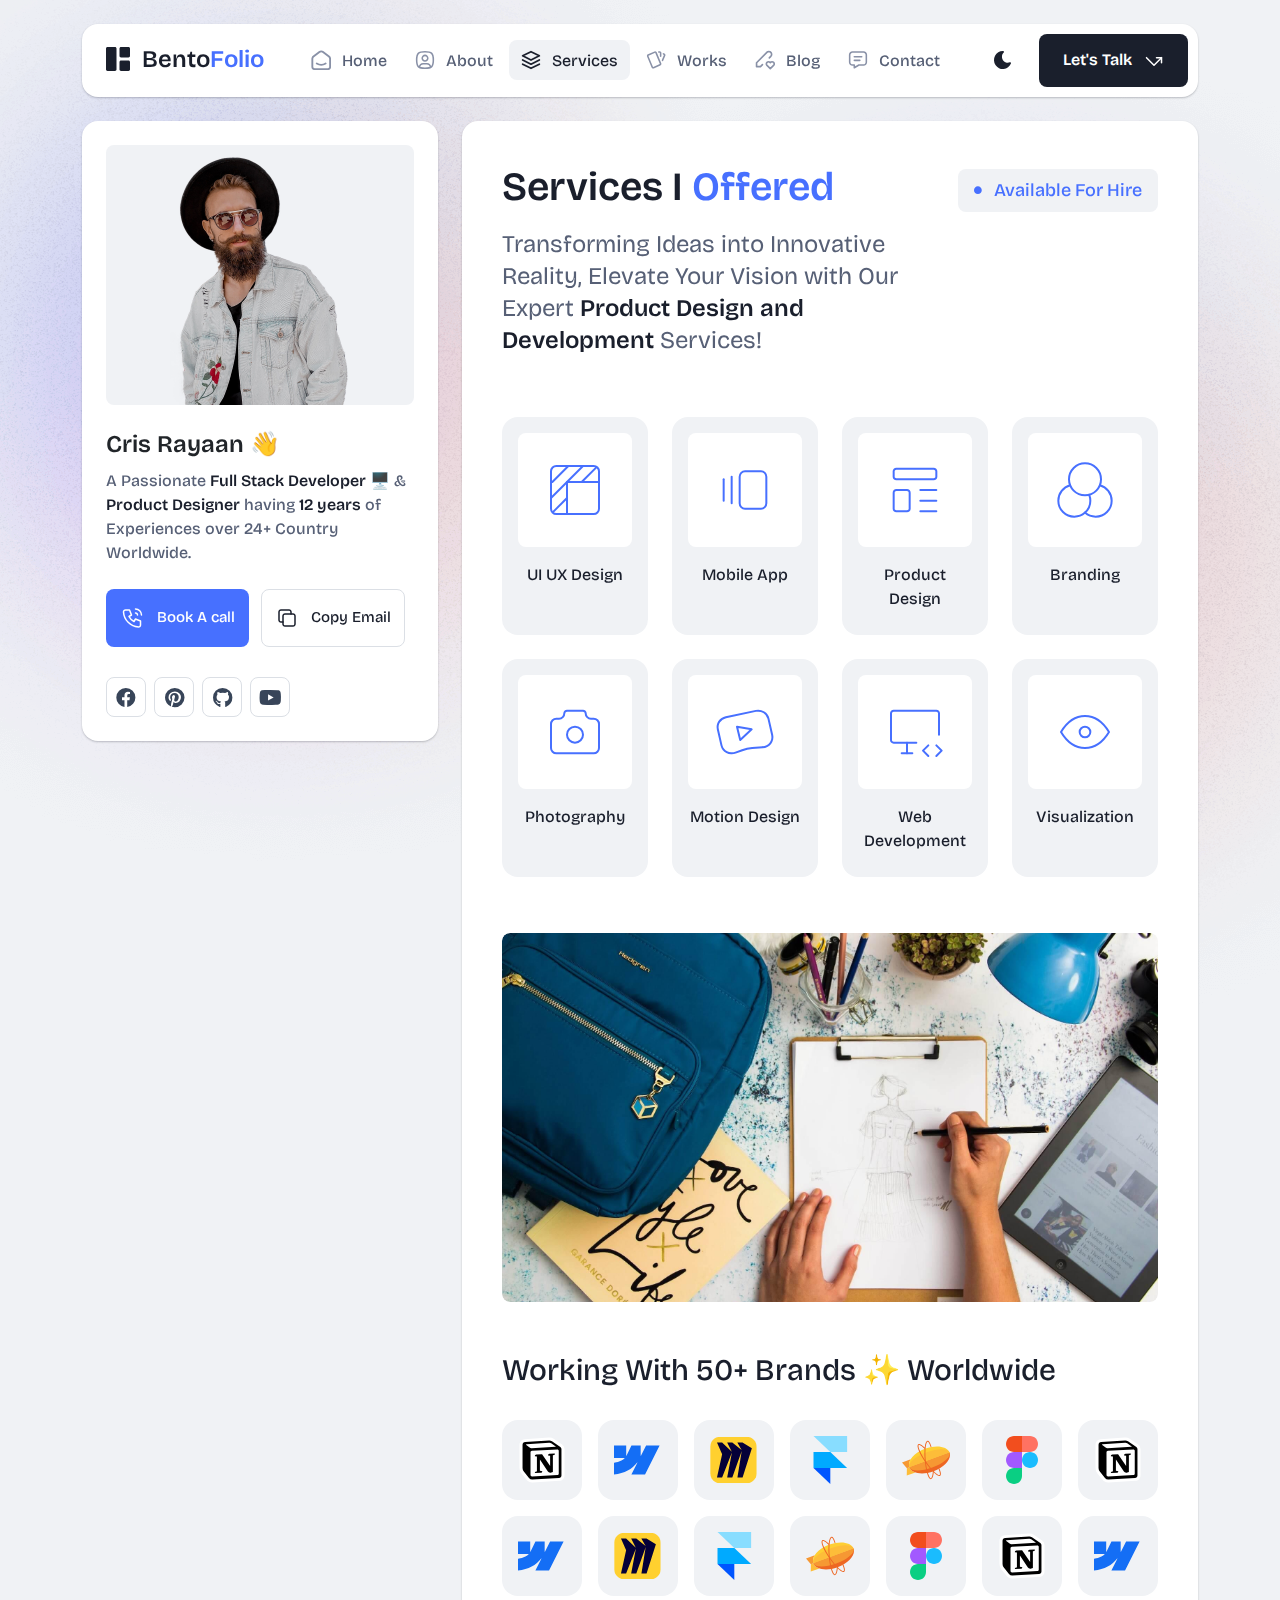
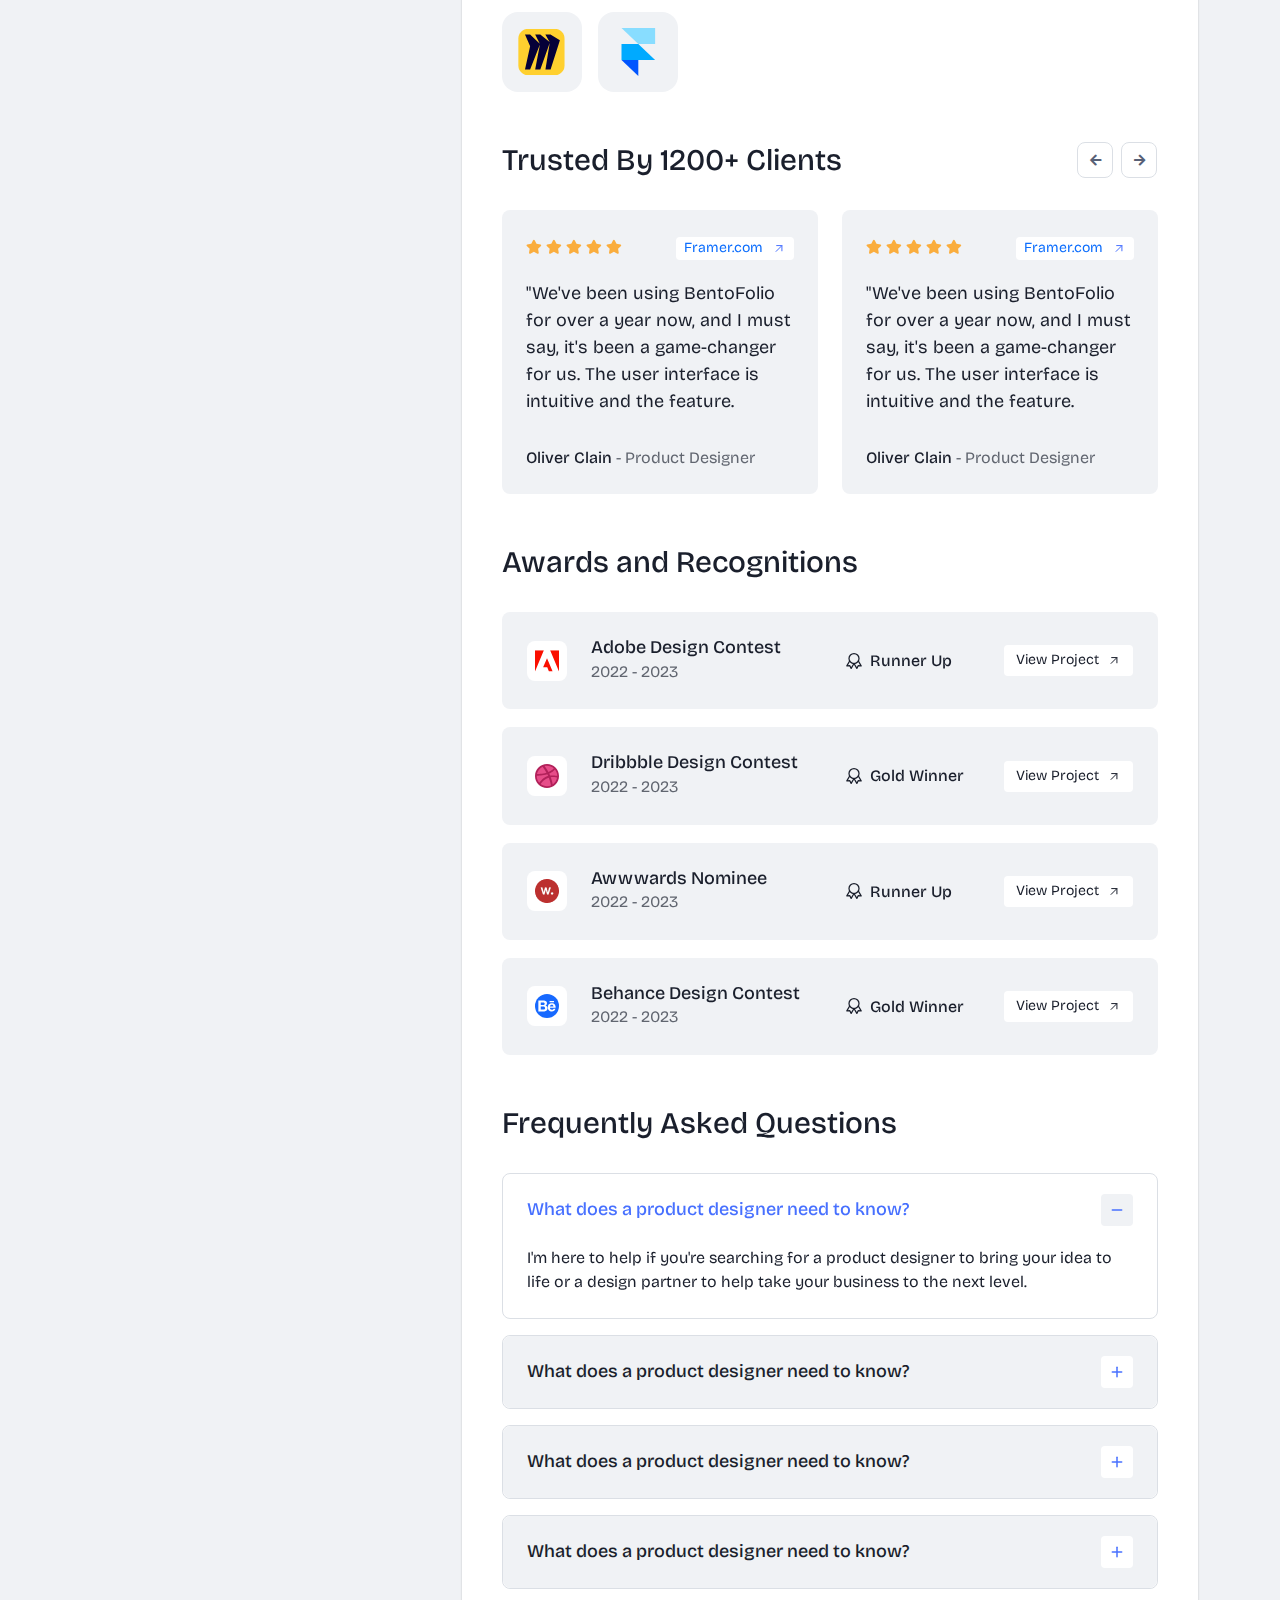
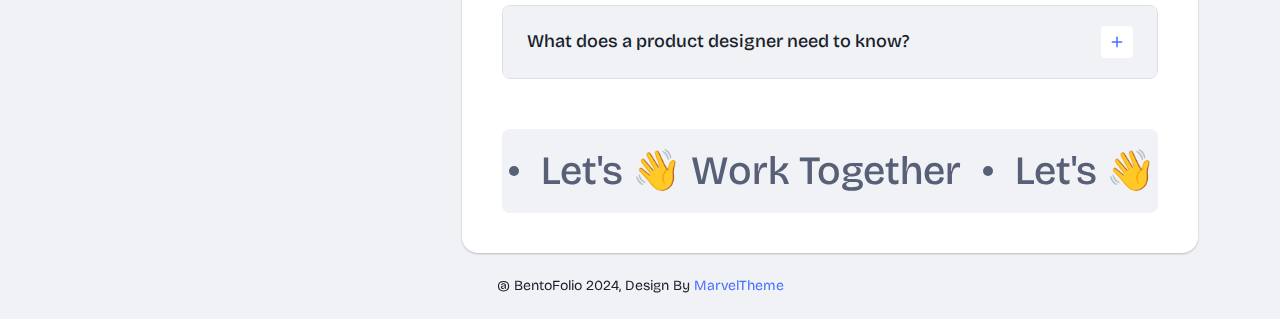
<file: services.html>
<!DOCTYPE html>
<html lang="en">
  <!-- Mirrored from marveltheme.com/tf/html/bentofolio-html/services.html by HTTrack Website Copier/3.x [XR&CO'2014], Tue, 11 Jun 2024 08:14:06 GMT -->
  <head>
    <meta charset="UTF-8" />
    <meta http-equiv="X-UA-Compatible" content="IE=edge" />
    <title>Bentofolio - Bootstrap Personal Portfolio Template</title>
    <meta
      name="description"
      content="Bentofolio - Bootstrap Personal Portfolio Template"
    />
    <meta name="viewport" content="width=device-width, initial-scale=1" />

    <link
      rel="shortcut icon"
      type="image/x-icon"
      href="assets/img/favicon.svg"
    />
    <!-- Place favicon.ico in the root directory -->

    <!-- CSS here -->
    <link rel="stylesheet" href="assets/css/bootstrap.min.css" />
    <link rel="stylesheet" href="assets/fontawsome/css/all.min.css" />
    <link rel="stylesheet" href="assets/fontawsome/css/fontawesome.min.css" />
    <link rel="stylesheet" href="assets/css/slick.css" />
    <link rel="stylesheet" href="assets/css/magnific-popup.css" />
    <link rel="stylesheet" href="assets/css/style.css" />
    <link rel="stylesheet" href="assets/css/responsive.css" />
  </head>

  <body>
    <div id="page-content">
      <!-- header part start -->
      <header class="header-area">
        <nav class="navbar">
          <div class="container">
            <div class="menu-container">
              <div class="logo">
                <a class="navbar-brand me-0" href="index.html">
                  <svg
                    width="24"
                    height="24"
                    viewBox="0 0 24 24"
                    fill="none"
                    xmlns="http://www.w3.org/2000/svg"
                  >
                    <path
                      d="M0 1.5C0 1.10218 0.158035 0.720644 0.43934 0.43934C0.720644 0.158035 1.10218 0 1.5 0L9 0C9.39782 0 9.77936 0.158035 10.0607 0.43934C10.342 0.720644 10.5 1.10218 10.5 1.5V22.5C10.5 22.8978 10.342 23.2794 10.0607 23.5607C9.77936 23.842 9.39782 24 9 24H1.5C1.10218 24 0.720644 23.842 0.43934 23.5607C0.158035 23.2794 0 22.8978 0 22.5V1.5ZM13.5 1.5C13.5 1.10218 13.658 0.720644 13.9393 0.43934C14.2206 0.158035 14.6022 0 15 0L22.5 0C22.8978 0 23.2794 0.158035 23.5607 0.43934C23.842 0.720644 24 1.10218 24 1.5V9C24 9.39782 23.842 9.77936 23.5607 10.0607C23.2794 10.342 22.8978 10.5 22.5 10.5H15C14.6022 10.5 14.2206 10.342 13.9393 10.0607C13.658 9.77936 13.5 9.39782 13.5 9V1.5ZM13.5 15C13.5 14.6022 13.658 14.2206 13.9393 13.9393C14.2206 13.658 14.6022 13.5 15 13.5H22.5C22.8978 13.5 23.2794 13.658 23.5607 13.9393C23.842 14.2206 24 14.6022 24 15V22.5C24 22.8978 23.842 23.2794 23.5607 23.5607C23.2794 23.842 22.8978 24 22.5 24H15C14.6022 24 14.2206 23.842 13.9393 23.5607C13.658 23.2794 13.5 22.8978 13.5 22.5V15Z"
                      class="logo-icon"
                    />
                  </svg>
                  <span>Bento<span class="primary">Folio</span></span>
                </a>
              </div>
              <div class="navbar-main d-flex flex-grow-1">
                <div class="logo inner-logo d-block d-xl-none">
                  <a class="navbar-brand me-0" href="index.html">
                    <svg
                      width="24"
                      height="24"
                      viewBox="0 0 24 24"
                      fill="none"
                      xmlns="http://www.w3.org/2000/svg"
                    >
                      <path
                        d="M0 1.5C0 1.10218 0.158035 0.720644 0.43934 0.43934C0.720644 0.158035 1.10218 0 1.5 0L9 0C9.39782 0 9.77936 0.158035 10.0607 0.43934C10.342 0.720644 10.5 1.10218 10.5 1.5V22.5C10.5 22.8978 10.342 23.2794 10.0607 23.5607C9.77936 23.842 9.39782 24 9 24H1.5C1.10218 24 0.720644 23.842 0.43934 23.5607C0.158035 23.2794 0 22.8978 0 22.5V1.5ZM13.5 1.5C13.5 1.10218 13.658 0.720644 13.9393 0.43934C14.2206 0.158035 14.6022 0 15 0L22.5 0C22.8978 0 23.2794 0.158035 23.5607 0.43934C23.842 0.720644 24 1.10218 24 1.5V9C24 9.39782 23.842 9.77936 23.5607 10.0607C23.2794 10.342 22.8978 10.5 22.5 10.5H15C14.6022 10.5 14.2206 10.342 13.9393 10.0607C13.658 9.77936 13.5 9.39782 13.5 9V1.5ZM13.5 15C13.5 14.6022 13.658 14.2206 13.9393 13.9393C14.2206 13.658 14.6022 13.5 15 13.5H22.5C22.8978 13.5 23.2794 13.658 23.5607 13.9393C23.842 14.2206 24 14.6022 24 15V22.5C24 22.8978 23.842 23.2794 23.5607 23.5607C23.2794 23.842 22.8978 24 22.5 24H15C14.6022 24 14.2206 23.842 13.9393 23.5607C13.658 23.2794 13.5 22.8978 13.5 22.5V15Z"
                        class="logo-icon"
                      />
                    </svg>
                    <span>Bento<span class="primary">Folio</span></span>
                  </a>
                </div>
                <ul class="navbar-info mx-auto">
                  <li class="nav-item">
                    <a class="nav-link" aria-current="page" href="index.html">
                      <svg
                        class="nav-icon"
                        viewBox="0 0 15 15"
                        fill="none"
                        xmlns="http://www.w3.org/2000/svg"
                      >
                        <path
                          d="M13.475 4.92481L9.03083 1.46814C8.64082 1.16473 8.1608 1 7.66667 1C7.17254 1 6.69251 1.16473 6.3025 1.46814L1.8575 4.92481C1.59037 5.13254 1.37424 5.39858 1.22563 5.7026C1.07701 6.00662 0.99984 6.34058 1 6.67897V12.679C1 13.121 1.17559 13.5449 1.48816 13.8575C1.80072 14.17 2.22464 14.3456 2.66667 14.3456H12.6667C13.1087 14.3456 13.5326 14.17 13.8452 13.8575C14.1577 13.5449 14.3333 13.121 14.3333 12.679V6.67897C14.3333 5.99314 14.0167 5.34564 13.475 4.92481Z"
                          stroke-width="1.4"
                          stroke-linecap="round"
                          stroke-linejoin="round"
                        />
                        <path
                          d="M10.9753 10.1665C9.13359 11.2773 6.14859 11.2773 4.30859 10.1665"
                          stroke-width="1.4"
                          stroke-linecap="round"
                          stroke-linejoin="round"
                        />
                      </svg>

                      <span>Home</span>
                    </a>
                  </li>
                  <li class="nav-item">
                    <a class="nav-link" href="about.html">
                      <svg
                        class="nav-icon"
                        viewBox="0 0 18 18"
                        fill="none"
                        xmlns="http://www.w3.org/2000/svg"
                      >
                        <path
                          d="M9 9.8335C9.66304 9.8335 10.2989 9.5701 10.7678 9.10126C11.2366 8.63242 11.5 7.99654 11.5 7.3335C11.5 6.67045 11.2366 6.03457 10.7678 5.56573C10.2989 5.09689 9.66304 4.8335 9 4.8335C8.33696 4.8335 7.70107 5.09689 7.23223 5.56573C6.76339 6.03457 6.5 6.67045 6.5 7.3335C6.5 7.99654 6.76339 8.63242 7.23223 9.10126C7.70107 9.5701 8.33696 9.8335 9 9.8335Z"
                          stroke-width="1.4"
                          stroke-linecap="round"
                          stroke-linejoin="round"
                        />
                        <path
                          d="M9 1.5C15 1.5 16.5 3 16.5 9C16.5 15 15 16.5 9 16.5C3 16.5 1.5 15 1.5 9C1.5 3 3 1.5 9 1.5Z"
                          stroke-width="1.4"
                          stroke-linecap="round"
                          stroke-linejoin="round"
                        />
                        <path
                          d="M4 15.7085V15.6668C4 14.7828 4.35119 13.9349 4.97631 13.3098C5.60143 12.6847 6.44928 12.3335 7.33333 12.3335H10.6667C11.5507 12.3335 12.3986 12.6847 13.0237 13.3098C13.6488 13.9349 14 14.7828 14 15.6668V15.7085"
                          stroke-width="1.4"
                          stroke-linecap="round"
                          stroke-linejoin="round"
                        />
                      </svg>
                      About
                    </a>
                  </li>
                  <li class="nav-item">
                    <a class="nav-link active" href="services.html">
                      <svg
                        class="nav-icon"
                        viewBox="0 0 16 16"
                        fill="none"
                        xmlns="http://www.w3.org/2000/svg"
                      >
                        <path
                          d="M7.99967 1.3335L1.33301 4.66683L7.99967 8.00016L14.6663 4.66683L7.99967 1.3335Z"
                          stroke-width="1.4"
                          stroke-linecap="round"
                          stroke-linejoin="round"
                        />
                        <path
                          d="M1.33301 8L7.99967 11.3333L14.6663 8"
                          stroke-width="1.4"
                          stroke-linecap="round"
                          stroke-linejoin="round"
                        />
                        <path
                          d="M1.33301 11.3335L7.99967 14.6668L14.6663 11.3335"
                          stroke-width="1.4"
                          stroke-linecap="round"
                          stroke-linejoin="round"
                        />
                      </svg>
                      Services
                    </a>
                  </li>
                  <li class="nav-item">
                    <a class="nav-link" href="portfolio.html">
                      <svg
                        class="nav-icon"
                        viewBox="0 0 18 17"
                        fill="none"
                        xmlns="http://www.w3.org/2000/svg"
                      >
                        <path
                          d="M2.00326 3.99733L7.95159 1.40649C8.04974 1.36442 8.15533 1.34243 8.26212 1.34181C8.3689 1.34119 8.47473 1.36196 8.57337 1.40289C8.67201 1.44382 8.76145 1.50408 8.83642 1.58013C8.9114 1.65617 8.97039 1.74646 9.00992 1.84566L13.1133 11.764C13.1985 11.9651 13.2014 12.1917 13.1213 12.3949C13.0412 12.5982 12.8845 12.7618 12.6849 12.8507L6.73742 15.4415C6.63922 15.4837 6.53356 15.5058 6.42668 15.5065C6.3198 15.5072 6.21387 15.4864 6.11514 15.4455C6.0164 15.4046 5.92688 15.3442 5.85184 15.2681C5.7768 15.192 5.71778 15.1016 5.67826 15.0023L1.57492 5.08316C1.48963 4.88204 1.48673 4.65546 1.56684 4.45222C1.64696 4.24898 1.80367 4.08616 2.00326 3.99733Z"
                          stroke-width="1.4"
                          stroke-linecap="round"
                          stroke-linejoin="round"
                        />
                        <path
                          d="M11.5 1.3335H12.3333C12.5543 1.3335 12.7663 1.42129 12.9226 1.57757C13.0789 1.73385 13.1667 1.94582 13.1667 2.16683V5.0835"
                          stroke-width="1.4"
                          stroke-linecap="round"
                          stroke-linejoin="round"
                        />
                        <path
                          d="M15.6663 3C15.8863 3.09333 16.0997 3.18083 16.3063 3.2625C16.5098 3.34882 16.6706 3.51241 16.7534 3.71729C16.8362 3.92217 16.8343 4.15155 16.748 4.355L14.833 8.83334"
                          stroke-width="1.4"
                          stroke-linecap="round"
                          stroke-linejoin="round"
                        />
                      </svg>
                      Works
                    </a>
                  </li>
                  <li class="nav-item">
                    <a class="nav-link" href="blog.html">
                      <svg
                        class="nav-icon"
                        viewBox="0 0 17 16"
                        fill="none"
                        xmlns="http://www.w3.org/2000/svg"
                      >
                        <path
                          d="M12.1663 6.16676L13.4163 4.91676C13.6352 4.69789 13.8088 4.43805 13.9273 4.15208C14.0457 3.86612 14.1067 3.55962 14.1067 3.25009C14.1067 2.94056 14.0457 2.63406 13.9273 2.3481C13.8088 2.06213 13.6352 1.80229 13.4163 1.58342C13.1975 1.36455 12.9376 1.19094 12.6517 1.07248C12.3657 0.954033 12.0592 0.893066 11.7497 0.893066C11.4401 0.893066 11.1336 0.954033 10.8477 1.07248C10.5617 1.19094 10.3019 1.36455 10.083 1.58342L1.33301 10.3334V13.6668H4.66634L6.33301 12.0001"
                          stroke-width="1.4"
                          stroke-linecap="round"
                          stroke-linejoin="round"
                        />
                        <path
                          d="M13.0004 15.3335L15.7921 12.5968C15.9633 12.4307 16.0995 12.232 16.1926 12.0124C16.2857 11.7927 16.3339 11.5567 16.3343 11.3181C16.3347 11.0796 16.2873 10.8434 16.1948 10.6235C16.1024 10.4035 15.9669 10.2044 15.7963 10.0377C15.448 9.69712 14.9806 9.50602 14.4935 9.50509C14.0065 9.50415 13.5383 9.69346 13.1888 10.0327L13.0021 10.216L12.8163 10.0327C12.4681 9.69237 12.0008 9.50143 11.5139 9.50049C11.0271 9.49956 10.5591 9.68871 10.2096 10.0277C10.0383 10.1937 9.9021 10.3924 9.80891 10.612C9.71572 10.8316 9.66746 11.0677 9.667 11.3062C9.66653 11.5447 9.71386 11.781 9.80619 12.0009C9.89853 12.2209 10.034 12.4201 10.2046 12.5868L13.0004 15.3335Z"
                          stroke-width="1.4"
                          stroke-linecap="round"
                          stroke-linejoin="round"
                        />
                      </svg>
                      Blog
                    </a>
                  </li>
                  <li class="nav-item">
                    <a class="nav-link" href="contact.html">
                      <svg
                        class="nav-icon"
                        viewBox="0 0 18 17"
                        fill="none"
                        xmlns="http://www.w3.org/2000/svg"
                      >
                        <path
                          d="M5.66699 5.5H12.3337"
                          stroke-width="1.4"
                          stroke-linecap="round"
                          stroke-linejoin="round"
                        />
                        <path
                          d="M5.66699 8.8335H10.667"
                          stroke-width="1.4"
                          stroke-linecap="round"
                          stroke-linejoin="round"
                        />
                        <path
                          d="M14 1.3335C14.663 1.3335 15.2989 1.59689 15.7678 2.06573C16.2366 2.53457 16.5 3.17045 16.5 3.8335V10.5002C16.5 11.1632 16.2366 11.7991 15.7678 12.2679C15.2989 12.7368 14.663 13.0002 14 13.0002H9.83333L5.66667 15.5002V13.0002H4C3.33696 13.0002 2.70107 12.7368 2.23223 12.2679C1.76339 11.7991 1.5 11.1632 1.5 10.5002V3.8335C1.5 3.17045 1.76339 2.53457 2.23223 2.06573C2.70107 1.59689 3.33696 1.3335 4 1.3335H14Z"
                          stroke-width="1.4"
                          stroke-linecap="round"
                          stroke-linejoin="round"
                        />
                      </svg>
                      Contact
                    </a>
                  </li>
                </ul>
                <div class="header-right-info d-flex align-items-center">
                  <button class="theme-control-btn">
                    <span class="dark">
                      <svg
                        width="24"
                        height="24"
                        viewBox="0 0 24 24"
                        fill="none"
                        xmlns="http://www.w3.org/2000/svg"
                      >
                        <path
                          d="M11.8005 3C10.207 3.0003 8.64356 3.44286 7.27683 4.28049C5.91011 5.11811 4.79139 6.31937 4.04002 7.75612C3.28865 9.19288 2.93281 10.8112 3.01046 12.4386C3.08811 14.0659 3.59633 15.6411 4.48091 16.9963C5.3655 18.3514 6.59326 19.4356 8.03324 20.1333C9.47322 20.8309 11.0714 21.1157 12.6573 20.9574C14.2432 20.7991 15.7573 20.2036 17.0381 19.2344C18.319 18.2652 19.3185 16.9587 19.9301 15.4542C20.2302 14.7162 19.5111 13.9746 18.7875 14.2752C17.5475 14.7888 16.1706 14.8418 14.8963 14.425C13.622 14.0082 12.5308 13.1479 11.8126 11.9937C11.0943 10.8396 10.7943 9.4645 10.9648 8.10764C11.1353 6.75077 11.7655 5.49792 12.7458 4.5669L12.8136 4.4949C13.2986 3.9279 12.913 3.0072 12.1464 3.0072H11.9122L11.8524 3.0018L11.7996 3H11.8005Z"
                          fill="#1A1F2C"
                        />
                      </svg>
                      <small class="theme-text d-block d-xl-none"
                        >Change appearance</small
                      >
                    </span>
                    <span class="light">
                      <svg
                        width="24"
                        height="24"
                        viewBox="0 0 24 24"
                        fill="none"
                        xmlns="http://www.w3.org/2000/svg"
                      >
                        <path
                          d="M12 19C12.2449 19 12.4813 19.09 12.6644 19.2527C12.8474 19.4155 12.9643 19.6397 12.993 19.883L13 20V21C12.9997 21.2549 12.9021 21.5 12.7272 21.6854C12.5522 21.8707 12.313 21.9822 12.0586 21.9972C11.8042 22.0121 11.5536 21.9293 11.3582 21.7657C11.1627 21.6021 11.0371 21.3701 11.007 21.117L11 21V20C11 19.7348 11.1054 19.4804 11.2929 19.2929C11.4804 19.1054 11.7348 19 12 19Z"
                          fill="#FD7E41"
                        />
                        <path
                          d="M18.3127 16.9099L18.4067 16.9929L19.1067 17.6929C19.2861 17.8729 19.3902 18.1144 19.398 18.3683C19.4057 18.6223 19.3165 18.8697 19.1485 19.0602C18.9804 19.2508 18.7462 19.3702 18.4933 19.3943C18.2403 19.4184 17.9877 19.3454 17.7867 19.1899L17.6927 19.1069L16.9927 18.4069C16.8202 18.2347 16.7165 18.0053 16.7012 17.7619C16.6859 17.5186 16.76 17.278 16.9097 17.0855C17.0593 16.893 17.2741 16.7618 17.5137 16.7166C17.7533 16.6713 18.0012 16.7152 18.2107 16.8399L18.3127 16.9099Z"
                          fill="#FD7E41"
                        />
                        <path
                          d="M7.00747 16.993C7.17965 17.1652 7.28308 17.3943 7.29836 17.6373C7.31364 17.8803 7.23972 18.1206 7.09047 18.313L7.00747 18.407L6.30747 19.107C6.12751 19.2863 5.88604 19.3905 5.63209 19.3982C5.37814 19.406 5.13076 19.3168 4.94019 19.1487C4.74963 18.9807 4.63017 18.7464 4.60607 18.4935C4.58198 18.2406 4.65506 17.988 4.81047 17.787L4.89347 17.693L5.59347 16.993C5.781 16.8055 6.03531 16.7002 6.30047 16.7002C6.56563 16.7002 6.81994 16.8055 7.00747 16.993Z"
                          fill="#FD7E41"
                        />
                        <path
                          d="M3.99987 11C4.25475 11.0003 4.4999 11.0979 4.68524 11.2728C4.87057 11.4478 4.9821 11.687 4.99704 11.9414C5.01198 12.1958 4.92919 12.4464 4.7656 12.6418C4.60201 12.8373 4.36996 12.9629 4.11687 12.993L3.99987 13H2.99987C2.74499 12.9997 2.49984 12.9021 2.3145 12.7272C2.12916 12.5522 2.01763 12.313 2.0027 12.0586C1.98776 11.8042 2.07054 11.5536 2.23413 11.3582C2.39772 11.1627 2.62977 11.0371 2.88287 11.007L2.99987 11H3.99987Z"
                          fill="#FD7E41"
                        />
                        <path
                          d="M20.9999 11C21.2547 11.0003 21.4999 11.0979 21.6852 11.2728C21.8706 11.4478 21.9821 11.687 21.997 11.9414C22.012 12.1958 21.9292 12.4464 21.7656 12.6418C21.602 12.8373 21.37 12.9629 21.1169 12.993L20.9999 13H19.9999C19.745 12.9997 19.4998 12.9021 19.3145 12.7272C19.1292 12.5522 19.0176 12.313 19.0027 12.0586C18.9878 11.8042 19.0705 11.5536 19.2341 11.3582C19.3977 11.1627 19.6298 11.0371 19.8829 11.007L19.9999 11H20.9999Z"
                          fill="#FD7E41"
                        />
                        <path
                          d="M6.21264 4.80985L6.30664 4.89285L7.00664 5.59285C7.18599 5.77281 7.29011 6.01429 7.29787 6.26824C7.30562 6.52219 7.21642 6.76957 7.04839 6.96013C6.88036 7.1507 6.64609 7.27016 6.39316 7.29425C6.14024 7.31834 5.88763 7.24526 5.68664 7.08985L5.59264 7.00685L4.89264 6.30685C4.72073 6.13453 4.61757 5.90543 4.6025 5.66248C4.58744 5.41954 4.6615 5.17945 4.8108 4.98721C4.9601 4.79497 5.1744 4.66378 5.41351 4.61824C5.65262 4.57271 5.90013 4.61594 6.10964 4.73985L6.21264 4.80985Z"
                          fill="#FD7E41"
                        />
                        <path
                          d="M19.1071 4.89288C19.2793 5.06508 19.3827 5.29418 19.398 5.5372C19.4132 5.78023 19.3393 6.02048 19.1901 6.21288L19.1071 6.30688L18.4071 7.00688C18.2271 7.18623 17.9856 7.29036 17.7317 7.29811C17.4777 7.30587 17.2304 7.21667 17.0398 7.04864C16.8492 6.8806 16.7298 6.64633 16.7057 6.39341C16.6816 6.14049 16.7547 5.88788 16.9101 5.68688L16.9931 5.59288L17.6931 4.89288C17.8806 4.70541 18.1349 4.6001 18.4001 4.6001C18.6652 4.6001 18.9196 4.70541 19.1071 4.89288Z"
                          fill="#FD7E41"
                        />
                        <path
                          d="M12 2C12.2449 2.00003 12.4813 2.08996 12.6644 2.25272C12.8474 2.41547 12.9643 2.63975 12.993 2.883L13 3V4C12.9997 4.25488 12.9021 4.50003 12.7272 4.68537C12.5522 4.8707 12.313 4.98223 12.0586 4.99717C11.8042 5.01211 11.5536 4.92933 11.3582 4.76573C11.1627 4.60214 11.0371 4.3701 11.007 4.117L11 4V3C11 2.73478 11.1054 2.48043 11.2929 2.29289C11.4804 2.10536 11.7348 2 12 2Z"
                          fill="#FD7E41"
                        />
                        <path
                          d="M12 7C12.9797 6.99994 13.9378 7.28769 14.7553 7.8275C15.5729 8.36731 16.2138 9.1354 16.5986 10.0364C16.9833 10.9373 17.0949 11.9315 16.9195 12.8953C16.7441 13.8592 16.2893 14.7502 15.6118 15.4579C14.9343 16.1655 14.0638 16.6585 13.1085 16.8756C12.1532 17.0928 11.1552 17.0245 10.2383 16.6793C9.3215 16.334 8.52629 15.7271 7.95146 14.9338C7.37663 14.1405 7.04752 13.1958 7.005 12.217L7 12L7.005 11.783C7.06092 10.4958 7.61161 9.27978 8.54222 8.38866C9.47284 7.49754 10.7115 7.00007 12 7Z"
                          fill="#FD7E41"
                        />
                      </svg>
                      <small class="theme-text d-block d-xl-none"
                        >Change appearance</small
                      >
                    </span>
                  </button>
                  <a href="contact.html" class="lets-talk-btn">
                    Let's Talk
                    <svg
                      class="icon"
                      width="20"
                      height="20"
                      viewBox="0 0 20 20"
                      fill="none"
                      xmlns="http://www.w3.org/2000/svg"
                    >
                      <path
                        d="M17.5 11.6665V6.6665H12.5"
                        stroke="white"
                        stroke-width="1.5"
                        stroke-linecap="round"
                        stroke-linejoin="round"
                      />
                      <path
                        d="M17.5 6.6665L10 14.1665L2.5 6.6665"
                        stroke="white"
                        stroke-width="1.5"
                        stroke-linecap="round"
                        stroke-linejoin="round"
                      />
                    </svg>
                  </a>
                </div>
              </div>
              <div class="mobile-menu-overlay d-block d-lg-none"></div>
              <div class="mobile-menu-control-bar d-block d-xl-none">
                <button class="mobile-menu-control-bar">
                  <i class="fas fa-bars"></i>
                </button>
              </div>
            </div>
          </div>
        </nav>
      </header>
      <!-- header part end -->

      <!-- main area part start -->
      <main>
        <section class="content-box-area mt-4">
          <div class="container">
            <div class="row g-4">
              <div class="col-xl-4">
                <div class="card profile-card">
                  <div class="card-body">
                    <div class="image text-center">
                      <img src="assets/img/images/profile.png" alt="profile" />
                    </div>
                    <div class="text">
                      <h3 class="card-title">Cris Rayaan 👋</h3>
                      <p>
                        A Passionate <span>Full Stack Developer</span> 🖥️ &
                        <span>Product Designer</span> having
                        <span>12 years</span> of Experiences over 24+ Country
                        Worldwide.
                      </p>
                      <div class="common-button-groups">
                        <a class="btn btn-call" href="#">
                          <svg
                            class="icon"
                            width="25"
                            height="24"
                            viewBox="0 0 25 24"
                            fill="none"
                            xmlns="http://www.w3.org/2000/svg"
                          >
                            <path
                              d="M5.5 4H9.5L11.5 9L9 10.5C10.071 12.6715 11.8285 14.429 14 15.5L15.5 13L20.5 15V19C20.5 19.5304 20.2893 20.0391 19.9142 20.4142C19.5391 20.7893 19.0304 21 18.5 21C14.5993 20.763 10.9202 19.1065 8.15683 16.3432C5.3935 13.5798 3.73705 9.90074 3.5 6C3.5 5.46957 3.71071 4.96086 4.08579 4.58579C4.46086 4.21071 4.96957 4 5.5 4Z"
                              stroke="white"
                              stroke-width="1.5"
                              stroke-linecap="round"
                              stroke-linejoin="round"
                            />
                            <path
                              d="M15.5 7C16.0304 7 16.5391 7.21071 16.9142 7.58579C17.2893 7.96086 17.5 8.46957 17.5 9"
                              stroke="white"
                              stroke-width="1.5"
                              stroke-linecap="round"
                              stroke-linejoin="round"
                            />
                            <path
                              d="M15.5 3C17.0913 3 18.6174 3.63214 19.7426 4.75736C20.8679 5.88258 21.5 7.4087 21.5 9"
                              stroke="white"
                              stroke-width="1.5"
                              stroke-linecap="round"
                              stroke-linejoin="round"
                            />
                          </svg>
                          Book A call
                        </a>
                        <button
                          class="btn btn-copy"
                          data-clipboard-text="example@example.com"
                        >
                          <svg
                            class="icon"
                            width="24"
                            height="24"
                            viewBox="0 0 24 24"
                            fill="none"
                            xmlns="http://www.w3.org/2000/svg"
                          >
                            <path
                              d="M8 10C8 9.46957 8.21071 8.96086 8.58579 8.58579C8.96086 8.21071 9.46957 8 10 8H18C18.5304 8 19.0391 8.21071 19.4142 8.58579C19.7893 8.96086 20 9.46957 20 10V18C20 18.5304 19.7893 19.0391 19.4142 19.4142C19.0391 19.7893 18.5304 20 18 20H10C9.46957 20 8.96086 19.7893 8.58579 19.4142C8.21071 19.0391 8 18.5304 8 18V10Z"
                              stroke-width="1.5"
                              stroke-linecap="round"
                              stroke-linejoin="round"
                            />
                            <path
                              d="M16 8V6C16 5.46957 15.7893 4.96086 15.4142 4.58579C15.0391 4.21071 14.5304 4 14 4H6C5.46957 4 4.96086 4.21071 4.58579 4.58579C4.21071 4.96086 4 5.46957 4 6V14C4 14.5304 4.21071 15.0391 4.58579 15.4142C4.96086 15.7893 5.46957 16 6 16H8"
                              stroke-width="1.5"
                              stroke-linecap="round"
                              stroke-linejoin="round"
                            />
                          </svg>
                          Copy Email
                        </button>
                      </div>
                      <div class="social-media-icon">
                        <ul class="list-unstyled">
                          <li>
                            <a href="#"><i class="fab fa-facebook"></i></a>
                          </li>
                          <li>
                            <a href="#"><i class="fab fa-pinterest"></i></a>
                          </li>
                          <li>
                            <a href="#"><i class="fab fa-github"></i></a>
                          </li>
                          <li>
                            <a href="#"><i class="fab fa-youtube"></i></a>
                          </li>
                        </ul>
                      </div>
                    </div>
                  </div>
                </div>
              </div>
              <div class="col-xl-8">
                <div class="card content-box-card">
                  <div class="card-body">
                    <div class="top-info">
                      <div class="text">
                        <h1 class="main-title">
                          Services I <span>Offered</span>
                        </h1>
                        <p>
                          Transforming Ideas into Innovative Reality, Elevate
                          Your Vision with Our Expert
                          <b>Product Design and Development</b> Services!
                        </p>
                      </div>
                      <div class="available-btn">
                        <span
                          ><i class="fas fa-circle"></i> Available For
                          Hire</span
                        >
                      </div>
                    </div>
                    <div class="services">
                      <div class="row g-4">
                        <div class="col-md-3 col-sm-6 col-6">
                          <div class="services-item text-center">
                            <div class="image">
                              <img
                                src="assets/img/icons/ui-ux.svg"
                                alt="ui-ux"
                              />
                            </div>
                            <div class="text">
                              <h3 class="title">UI UX Design</h3>
                            </div>
                          </div>
                        </div>
                        <div class="col-md-3 col-sm-6 col-6">
                          <div class="services-item text-center">
                            <div class="image">
                              <img src="assets/img/icons/app.svg" alt="app" />
                            </div>
                            <div class="text">
                              <h3 class="title">Mobile App</h3>
                            </div>
                          </div>
                        </div>
                        <div class="col-md-3 col-sm-6 col-6">
                          <div class="services-item text-center">
                            <div class="image">
                              <img
                                src="assets/img/icons/prd-design.svg"
                                alt="prd-design"
                              />
                            </div>
                            <div class="text">
                              <h3 class="title">Product Design</h3>
                            </div>
                          </div>
                        </div>
                        <div class="col-md-3 col-sm-6 col-6">
                          <div class="services-item text-center">
                            <div class="image">
                              <img
                                src="assets/img/icons/branding.svg"
                                alt="branding"
                              />
                            </div>
                            <div class="text">
                              <h3 class="title">Branding</h3>
                            </div>
                          </div>
                        </div>
                        <div class="col-md-3 col-sm-6 col-6">
                          <div class="services-item text-center">
                            <div class="image">
                              <img
                                src="assets/img/icons/camera.svg"
                                alt="camera"
                              />
                            </div>
                            <div class="text">
                              <h3 class="title">Photography</h3>
                            </div>
                          </div>
                        </div>
                        <div class="col-md-3 col-sm-6 col-6">
                          <div class="services-item text-center">
                            <div class="image">
                              <img
                                src="assets/img/icons/youtube.svg"
                                alt="youtube"
                              />
                            </div>
                            <div class="text">
                              <h3 class="title">Motion Design</h3>
                            </div>
                          </div>
                        </div>
                        <div class="col-md-3 col-sm-6 col-6">
                          <div class="services-item text-center">
                            <div class="image">
                              <img
                                src="assets/img/icons/web-development.svg"
                                alt="web-development"
                              />
                            </div>
                            <div class="text">
                              <h3 class="title">Web Development</h3>
                            </div>
                          </div>
                        </div>
                        <div class="col-md-3 col-sm-6 col-6">
                          <div class="services-item text-center">
                            <div class="image">
                              <img src="assets/img/icons/view.svg" alt="view" />
                            </div>
                            <div class="text">
                              <h3 class="title">Visualization</h3>
                            </div>
                          </div>
                        </div>
                      </div>
                      <div class="block-image">
                        <img
                          src="assets/img/blog/blog-img-1.jpg"
                          alt="blog-img-1"
                          class="img-fluid w-100"
                        />
                      </div>
                    </div>
                    <div class="working-with-area">
                      <h2 class="main-common-title">
                        Working With 50+ Brands ✨ Worldwide
                      </h2>
                      <div class="working-with-main">
                        <div class="items">
                          <img src="assets/img/icons/notion.svg" alt="notion" />
                        </div>
                        <div class="items">
                          <img
                            src="assets/img/icons/webflow.svg"
                            alt="webflow"
                          />
                        </div>
                        <div class="items">
                          <img src="assets/img/icons/mico.svg" alt="mico" />
                        </div>
                        <div class="items">
                          <img src="assets/img/icons/framer.svg" alt="framer" />
                        </div>
                        <div class="items">
                          <img src="assets/img/icons/zeplin.svg" alt="zeplin" />
                        </div>
                        <div class="items">
                          <img src="assets/img/icons/figma.svg" alt="figma" />
                        </div>
                        <div class="items">
                          <img src="assets/img/icons/notion.svg" alt="notion" />
                        </div>
                        <div class="items">
                          <img
                            src="assets/img/icons/webflow.svg"
                            alt="webflow"
                          />
                        </div>
                        <div class="items">
                          <img src="assets/img/icons/mico.svg" alt="mico" />
                        </div>
                        <div class="items">
                          <img src="assets/img/icons/framer.svg" alt="framer" />
                        </div>
                        <div class="items">
                          <img src="assets/img/icons/zeplin.svg" alt="zeplin" />
                        </div>
                        <div class="items">
                          <img src="assets/img/icons/figma.svg" alt="figma" />
                        </div>
                        <div class="items">
                          <img src="assets/img/icons/notion.svg" alt="notion" />
                        </div>
                        <div class="items">
                          <img
                            src="assets/img/icons/webflow.svg"
                            alt="webflow"
                          />
                        </div>
                        <div class="items">
                          <img src="assets/img/icons/mico.svg" alt="mico" />
                        </div>
                        <div class="items">
                          <img src="assets/img/icons/framer.svg" alt="framer" />
                        </div>
                      </div>
                    </div>
                    <div class="client-feedback">
                      <h2 class="main-common-title">
                        Trusted By 1200+ Clients
                      </h2>
                      <div class="row client-feedback-slider">
                        <div class="col-lg-6">
                          <div class="feedback-item">
                            <div class="feedback-top-info">
                              <div class="rating">
                                <i class="fas fa-star"></i>
                                <i class="fas fa-star"></i>
                                <i class="fas fa-star"></i>
                                <i class="fas fa-star"></i>
                                <i class="fas fa-star"></i>
                              </div>
                              <div class="website">
                                <a href="#"
                                  >Framer.com
                                  <svg
                                    class="arrow-up"
                                    width="14"
                                    height="15"
                                    viewBox="0 0 14 15"
                                    fill="none"
                                    xmlns="http://www.w3.org/2000/svg"
                                  >
                                    <path
                                      d="M9.91634 4.5835L4.08301 10.4168"
                                      stroke-linecap="round"
                                      stroke-linejoin="round"
                                    />
                                    <path
                                      d="M4.66699 4.5835H9.91699V9.8335"
                                      stroke-linecap="round"
                                      stroke-linejoin="round"
                                    />
                                  </svg>
                                </a>
                              </div>
                            </div>
                            <div class="details">
                              <p>
                                "We've been using BentoFolio for over a year
                                now, and I must say, it's been a game-changer
                                for us. The user interface is intuitive and the
                                feature.
                              </p>
                            </div>
                            <div class="designation">
                              <p>
                                <span>Oliver Clain</span> - Product Designer
                              </p>
                            </div>
                          </div>
                        </div>
                        <div class="col-lg-6">
                          <div class="feedback-item">
                            <div class="feedback-top-info">
                              <div class="rating">
                                <i class="fas fa-star"></i>
                                <i class="fas fa-star"></i>
                                <i class="fas fa-star"></i>
                                <i class="fas fa-star"></i>
                                <i class="fas fa-star"></i>
                              </div>
                              <div class="website">
                                <a href="#"
                                  >Framer.com
                                  <svg
                                    class="arrow-up"
                                    width="14"
                                    height="15"
                                    viewBox="0 0 14 15"
                                    fill="none"
                                    xmlns="http://www.w3.org/2000/svg"
                                  >
                                    <path
                                      d="M9.91634 4.5835L4.08301 10.4168"
                                      stroke-linecap="round"
                                      stroke-linejoin="round"
                                    />
                                    <path
                                      d="M4.66699 4.5835H9.91699V9.8335"
                                      stroke-linecap="round"
                                      stroke-linejoin="round"
                                    />
                                  </svg>
                                </a>
                              </div>
                            </div>
                            <div class="details">
                              <p>
                                "We've been using BentoFolio for over a year
                                now, and I must say, it's been a game-changer
                                for us. The user interface is intuitive and the
                                feature.
                              </p>
                            </div>
                            <div class="designation">
                              <p>
                                <span>Oliver Clain</span> - Product Designer
                              </p>
                            </div>
                          </div>
                        </div>
                        <div class="col-lg-6">
                          <div class="feedback-item">
                            <div class="feedback-top-info">
                              <div class="rating">
                                <i class="fas fa-star"></i>
                                <i class="fas fa-star"></i>
                                <i class="fas fa-star"></i>
                                <i class="fas fa-star"></i>
                                <i class="fas fa-star"></i>
                              </div>
                              <div class="website">
                                <a href="#"
                                  >Framer.com
                                  <svg
                                    class="arrow-up"
                                    width="14"
                                    height="15"
                                    viewBox="0 0 14 15"
                                    fill="none"
                                    xmlns="http://www.w3.org/2000/svg"
                                  >
                                    <path
                                      d="M9.91634 4.5835L4.08301 10.4168"
                                      stroke-linecap="round"
                                      stroke-linejoin="round"
                                    />
                                    <path
                                      d="M4.66699 4.5835H9.91699V9.8335"
                                      stroke-linecap="round"
                                      stroke-linejoin="round"
                                    />
                                  </svg>
                                </a>
                              </div>
                            </div>
                            <div class="details">
                              <p>
                                "We've been using BentoFolio for over a year
                                now, and I must say, it's been a game-changer
                                for us. The user interface is intuitive and the
                                feature.
                              </p>
                            </div>
                            <div class="designation">
                              <p>
                                <span>Oliver Clain</span> - Product Designer
                              </p>
                            </div>
                          </div>
                        </div>
                      </div>
                    </div>
                    <div class="awards-recognitions">
                      <h2 class="main-common-title">Awards and Recognitions</h2>
                      <div class="awards-recognitions-main">
                        <ul class="list-unstyled">
                          <li>
                            <a href="#" class="d-block w-100">
                              <div class="awards-item">
                                <div class="award-name">
                                  <div class="icon">
                                    <img
                                      src="assets/img/icons/adobe.svg"
                                      alt="adobe"
                                    />
                                  </div>
                                  <div class="text">
                                    <h4 class="title">Adobe Design Contest</h4>
                                    <p class="year">2022 - 2023</p>
                                  </div>
                                </div>
                                <div class="winner-tag">
                                  <h4 class="title">
                                    <svg
                                      class="icon"
                                      width="24"
                                      height="24"
                                      viewBox="0 0 24 24"
                                      fill="none"
                                      xmlns="http://www.w3.org/2000/svg"
                                    >
                                      <path
                                        d="M6 9C6 10.5913 6.63214 12.1174 7.75736 13.2426C8.88258 14.3679 10.4087 15 12 15C13.5913 15 15.1174 14.3679 16.2426 13.2426C17.3679 12.1174 18 10.5913 18 9C18 7.4087 17.3679 5.88258 16.2426 4.75736C15.1174 3.63214 13.5913 3 12 3C10.4087 3 8.88258 3.63214 7.75736 4.75736C6.63214 5.88258 6 7.4087 6 9Z"
                                        stroke-width="1.5"
                                        stroke-linecap="round"
                                        stroke-linejoin="round"
                                      />
                                      <path
                                        d="M12 15L15.4 20.89L16.998 17.657L20.596 17.889L17.196 12"
                                        stroke-width="1.5"
                                        stroke-linecap="round"
                                        stroke-linejoin="round"
                                      />
                                      <path
                                        d="M6.80234 12L3.40234 17.89L7.00034 17.657L8.59834 20.889L11.9983 15"
                                        stroke-width="1.5"
                                        stroke-linecap="round"
                                        stroke-linejoin="round"
                                      />
                                    </svg>
                                    Runner Up
                                  </h4>
                                </div>
                                <div class="project-btn">
                                  <span>
                                    View Project
                                    <svg
                                      class="arrow-up"
                                      width="14"
                                      height="15"
                                      viewBox="0 0 14 15"
                                      fill="none"
                                      xmlns="http://www.w3.org/2000/svg"
                                    >
                                      <path
                                        d="M9.91634 4.5835L4.08301 10.4168"
                                        stroke-linecap="round"
                                        stroke-linejoin="round"
                                      />
                                      <path
                                        d="M4.66699 4.5835H9.91699V9.8335"
                                        stroke-linecap="round"
                                        stroke-linejoin="round"
                                      />
                                    </svg>
                                  </span>
                                </div>
                              </div>
                            </a>
                          </li>
                          <li>
                            <a href="#" class="d-block w-100">
                              <div class="awards-item">
                                <div class="award-name">
                                  <div class="icon">
                                    <img
                                      src="assets/img/icons/dribbble.svg"
                                      alt="dribbble"
                                    />
                                  </div>
                                  <div class="text">
                                    <h4 class="title">
                                      Dribbble Design Contest
                                    </h4>
                                    <p class="year">2022 - 2023</p>
                                  </div>
                                </div>
                                <div class="winner-tag">
                                  <h4 class="title">
                                    <svg
                                      class="icon"
                                      width="24"
                                      height="24"
                                      viewBox="0 0 24 24"
                                      fill="none"
                                      xmlns="http://www.w3.org/2000/svg"
                                    >
                                      <path
                                        d="M6 9C6 10.5913 6.63214 12.1174 7.75736 13.2426C8.88258 14.3679 10.4087 15 12 15C13.5913 15 15.1174 14.3679 16.2426 13.2426C17.3679 12.1174 18 10.5913 18 9C18 7.4087 17.3679 5.88258 16.2426 4.75736C15.1174 3.63214 13.5913 3 12 3C10.4087 3 8.88258 3.63214 7.75736 4.75736C6.63214 5.88258 6 7.4087 6 9Z"
                                        stroke-width="1.5"
                                        stroke-linecap="round"
                                        stroke-linejoin="round"
                                      />
                                      <path
                                        d="M12 15L15.4 20.89L16.998 17.657L20.596 17.889L17.196 12"
                                        stroke-width="1.5"
                                        stroke-linecap="round"
                                        stroke-linejoin="round"
                                      />
                                      <path
                                        d="M6.80234 12L3.40234 17.89L7.00034 17.657L8.59834 20.889L11.9983 15"
                                        stroke-width="1.5"
                                        stroke-linecap="round"
                                        stroke-linejoin="round"
                                      />
                                    </svg>
                                    Gold Winner
                                  </h4>
                                </div>
                                <div class="project-btn">
                                  <span>
                                    View Project
                                    <svg
                                      class="arrow-up"
                                      width="14"
                                      height="15"
                                      viewBox="0 0 14 15"
                                      fill="none"
                                      xmlns="http://www.w3.org/2000/svg"
                                    >
                                      <path
                                        d="M9.91634 4.5835L4.08301 10.4168"
                                        stroke-linecap="round"
                                        stroke-linejoin="round"
                                      />
                                      <path
                                        d="M4.66699 4.5835H9.91699V9.8335"
                                        stroke-linecap="round"
                                        stroke-linejoin="round"
                                      />
                                    </svg>
                                  </span>
                                </div>
                              </div>
                            </a>
                          </li>
                          <li>
                            <a href="#" class="d-block w-100">
                              <div class="awards-item">
                                <div class="award-name">
                                  <div class="icon">
                                    <img
                                      src="assets/img/icons/awwwards.png"
                                      alt="awwwards"
                                    />
                                  </div>
                                  <div class="text">
                                    <h4 class="title">Awwwards Nominee</h4>
                                    <p class="year">2022 - 2023</p>
                                  </div>
                                </div>
                                <div class="winner-tag">
                                  <h4 class="title">
                                    <svg
                                      class="icon"
                                      width="24"
                                      height="24"
                                      viewBox="0 0 24 24"
                                      fill="none"
                                      xmlns="http://www.w3.org/2000/svg"
                                    >
                                      <path
                                        d="M6 9C6 10.5913 6.63214 12.1174 7.75736 13.2426C8.88258 14.3679 10.4087 15 12 15C13.5913 15 15.1174 14.3679 16.2426 13.2426C17.3679 12.1174 18 10.5913 18 9C18 7.4087 17.3679 5.88258 16.2426 4.75736C15.1174 3.63214 13.5913 3 12 3C10.4087 3 8.88258 3.63214 7.75736 4.75736C6.63214 5.88258 6 7.4087 6 9Z"
                                        stroke-width="1.5"
                                        stroke-linecap="round"
                                        stroke-linejoin="round"
                                      />
                                      <path
                                        d="M12 15L15.4 20.89L16.998 17.657L20.596 17.889L17.196 12"
                                        stroke-width="1.5"
                                        stroke-linecap="round"
                                        stroke-linejoin="round"
                                      />
                                      <path
                                        d="M6.80234 12L3.40234 17.89L7.00034 17.657L8.59834 20.889L11.9983 15"
                                        stroke-width="1.5"
                                        stroke-linecap="round"
                                        stroke-linejoin="round"
                                      />
                                    </svg>
                                    Runner Up
                                  </h4>
                                </div>
                                <div class="project-btn">
                                  <span>
                                    View Project
                                    <svg
                                      class="arrow-up"
                                      width="14"
                                      height="15"
                                      viewBox="0 0 14 15"
                                      fill="none"
                                      xmlns="http://www.w3.org/2000/svg"
                                    >
                                      <path
                                        d="M9.91634 4.5835L4.08301 10.4168"
                                        stroke-linecap="round"
                                        stroke-linejoin="round"
                                      />
                                      <path
                                        d="M4.66699 4.5835H9.91699V9.8335"
                                        stroke-linecap="round"
                                        stroke-linejoin="round"
                                      />
                                    </svg>
                                  </span>
                                </div>
                              </div>
                            </a>
                          </li>
                          <li>
                            <a href="#" class="d-block w-100">
                              <div class="awards-item">
                                <div class="award-name">
                                  <div class="icon">
                                    <img
                                      src="assets/img/icons/behance.svg"
                                      alt="behance"
                                    />
                                  </div>
                                  <div class="text">
                                    <h4 class="title">
                                      Behance Design Contest
                                    </h4>
                                    <p class="year">2022 - 2023</p>
                                  </div>
                                </div>
                                <div class="winner-tag">
                                  <h4 class="title">
                                    <svg
                                      class="icon"
                                      width="24"
                                      height="24"
                                      viewBox="0 0 24 24"
                                      fill="none"
                                      xmlns="http://www.w3.org/2000/svg"
                                    >
                                      <path
                                        d="M6 9C6 10.5913 6.63214 12.1174 7.75736 13.2426C8.88258 14.3679 10.4087 15 12 15C13.5913 15 15.1174 14.3679 16.2426 13.2426C17.3679 12.1174 18 10.5913 18 9C18 7.4087 17.3679 5.88258 16.2426 4.75736C15.1174 3.63214 13.5913 3 12 3C10.4087 3 8.88258 3.63214 7.75736 4.75736C6.63214 5.88258 6 7.4087 6 9Z"
                                        stroke-width="1.5"
                                        stroke-linecap="round"
                                        stroke-linejoin="round"
                                      />
                                      <path
                                        d="M12 15L15.4 20.89L16.998 17.657L20.596 17.889L17.196 12"
                                        stroke-width="1.5"
                                        stroke-linecap="round"
                                        stroke-linejoin="round"
                                      />
                                      <path
                                        d="M6.80234 12L3.40234 17.89L7.00034 17.657L8.59834 20.889L11.9983 15"
                                        stroke-width="1.5"
                                        stroke-linecap="round"
                                        stroke-linejoin="round"
                                      />
                                    </svg>
                                    Gold Winner
                                  </h4>
                                </div>
                                <div class="project-btn">
                                  <span>
                                    View Project
                                    <svg
                                      class="arrow-up"
                                      width="14"
                                      height="15"
                                      viewBox="0 0 14 15"
                                      fill="none"
                                      xmlns="http://www.w3.org/2000/svg"
                                    >
                                      <path
                                        d="M9.91634 4.5835L4.08301 10.4168"
                                        stroke-linecap="round"
                                        stroke-linejoin="round"
                                      />
                                      <path
                                        d="M4.66699 4.5835H9.91699V9.8335"
                                        stroke-linecap="round"
                                        stroke-linejoin="round"
                                      />
                                    </svg>
                                  </span>
                                </div>
                              </div>
                            </a>
                          </li>
                        </ul>
                      </div>
                    </div>
                    <div class="frequently-asked-questions">
                      <h2 class="main-common-title">
                        Frequently Asked Questions
                      </h2>
                      <div class="frequently-asked-questions-main">
                        <div class="accordion" id="accordionExample">
                          <div class="accordion-item">
                            <h4 class="accordion-header" id="headingOne">
                              <button
                                class="accordion-button"
                                type="button"
                                data-bs-toggle="collapse"
                                data-bs-target="#collapseOne"
                                aria-expanded="true"
                                aria-controls="collapseOne"
                              >
                                What does a product designer need to know?
                                <span class="ms-auto">
                                  <span class="icon ms-4">
                                    <img
                                      class="icon-plus"
                                      src="assets/img/icons/plus.svg"
                                      alt="plus"
                                    />
                                    <img
                                      class="icon-minus d-none"
                                      src="assets/img/icons/minus.svg"
                                      alt="minus"
                                    />
                                  </span>
                                </span>
                              </button>
                            </h4>
                            <div
                              id="collapseOne"
                              class="accordion-collapse collapse show"
                              aria-labelledby="headingOne"
                              data-bs-parent="#accordionExample"
                            >
                              <div class="accordion-body">
                                <p>
                                  I'm here to help if you're searching for a
                                  product designer to bring your idea to life or
                                  a design partner to help take your business to
                                  the next level.
                                </p>
                              </div>
                            </div>
                          </div>
                          <div class="accordion-item">
                            <h4 class="accordion-header" id="headingTwo">
                              <button
                                class="accordion-button collapsed"
                                type="button"
                                data-bs-toggle="collapse"
                                data-bs-target="#collapseTwo"
                                aria-expanded="false"
                                aria-controls="collapseTwo"
                              >
                                What does a product designer need to know?
                                <span class="ms-auto">
                                  <span class="icon ms-4">
                                    <img
                                      class="icon-plus"
                                      src="assets/img/icons/plus.svg"
                                      alt="plus"
                                    />
                                    <img
                                      class="icon-minus d-none"
                                      src="assets/img/icons/minus.svg"
                                      alt="minus"
                                    />
                                  </span>
                                </span>
                              </button>
                            </h4>
                            <div
                              id="collapseTwo"
                              class="accordion-collapse collapse"
                              aria-labelledby="headingTwo"
                              data-bs-parent="#accordionExample"
                            >
                              <div class="accordion-body">
                                <p>
                                  I'm here to help if you're searching for a
                                  product designer to bring your idea to life or
                                  a design partner to help take your business to
                                  the next level.
                                </p>
                              </div>
                            </div>
                          </div>
                          <div class="accordion-item">
                            <h4 class="accordion-header" id="headingThree">
                              <button
                                class="accordion-button collapsed"
                                type="button"
                                data-bs-toggle="collapse"
                                data-bs-target="#collapseThree"
                                aria-expanded="false"
                                aria-controls="collapseThree"
                              >
                                What does a product designer need to know?
                                <span class="ms-auto">
                                  <span class="icon ms-4">
                                    <img
                                      class="icon-plus"
                                      src="assets/img/icons/plus.svg"
                                      alt="plus"
                                    />
                                    <img
                                      class="icon-minus d-none"
                                      src="assets/img/icons/minus.svg"
                                      alt="minus"
                                    />
                                  </span>
                                </span>
                              </button>
                            </h4>
                            <div
                              id="collapseThree"
                              class="accordion-collapse collapse"
                              aria-labelledby="headingThree"
                              data-bs-parent="#accordionExample"
                            >
                              <div class="accordion-body">
                                <p>
                                  I'm here to help if you're searching for a
                                  product designer to bring your idea to life or
                                  a design partner to help take your business to
                                  the next level.
                                </p>
                              </div>
                            </div>
                          </div>
                          <div class="accordion-item">
                            <h4 class="accordion-header" id="headingFour">
                              <button
                                class="accordion-button collapsed"
                                type="button"
                                data-bs-toggle="collapse"
                                data-bs-target="#collapseFour"
                                aria-expanded="false"
                                aria-controls="collapseFour"
                              >
                                What does a product designer need to know?
                                <span class="ms-auto">
                                  <span class="icon ms-4">
                                    <img
                                      class="icon-plus"
                                      src="assets/img/icons/plus.svg"
                                      alt="plus"
                                    />
                                    <img
                                      class="icon-minus d-none"
                                      src="assets/img/icons/minus.svg"
                                      alt="minus"
                                    />
                                  </span>
                                </span>
                              </button>
                            </h4>
                            <div
                              id="collapseFour"
                              class="accordion-collapse collapse"
                              aria-labelledby="headingFour"
                              data-bs-parent="#accordionExample"
                            >
                              <div class="accordion-body">
                                <p>
                                  I'm here to help if you're searching for a
                                  product designer to bring your idea to life or
                                  a design partner to help take your business to
                                  the next level.
                                </p>
                              </div>
                            </div>
                          </div>
                          <div class="accordion-item">
                            <h4 class="accordion-header" id="headingFive">
                              <button
                                class="accordion-button collapsed"
                                type="button"
                                data-bs-toggle="collapse"
                                data-bs-target="#collapseFive"
                                aria-expanded="false"
                                aria-controls="collapseFive"
                              >
                                What does a product designer need to know?
                                <span class="ms-auto">
                                  <span class="icon ms-4">
                                    <img
                                      class="icon-plus"
                                      src="assets/img/icons/plus.svg"
                                      alt="plus"
                                    />
                                    <img
                                      class="icon-minus d-none"
                                      src="assets/img/icons/minus.svg"
                                      alt="minus"
                                    />
                                  </span>
                                </span>
                              </button>
                            </h4>
                            <div
                              id="collapseFive"
                              class="accordion-collapse collapse"
                              aria-labelledby="headingFive"
                              data-bs-parent="#accordionExample"
                            >
                              <div class="accordion-body">
                                <p>
                                  I'm here to help if you're searching for a
                                  product designer to bring your idea to life or
                                  a design partner to help take your business to
                                  the next level.
                                </p>
                              </div>
                            </div>
                          </div>
                        </div>
                      </div>
                    </div>
                    <div class="work-together-slider">
                      <div class="slider-main d-flex gap-4 align-items-center">
                        <div class="slider-item">
                          <a href="contact.html">Let's 👋 Work Together</a>
                          <a href="contact.html">Let's 👋 Work Together</a>
                        </div>
                        <div class="slider-item">
                          <a href="contact.html">Let's 👋 Work Together</a>
                          <a href="contact.html">Let's 👋 Work Together</a>
                        </div>
                      </div>
                    </div>
                  </div>
                </div>
              </div>
            </div>
          </div>
        </section>

        <!-- background shape area start -->
        <div class="background-shapes">
          <div class="shape-1 common-shape">
            <img src="assets/img/bg/banner-shape-1.png" alt="banner-shape-1" />
          </div>
          <div class="shape-2 common-shape">
            <img src="assets/img/bg/banner-shape-1.png" alt="banner-shape-1" />
          </div>
          <div class="threed-shape-1 move-with-cursor" data-value="1">
            <img src="assets/img/bg/object-3d-1.png" alt="object-3d-1" />
          </div>
          <div class="threed-shape-2 move-with-cursor" data-value="1">
            <img src="assets/img/bg/object-3d-2.png" alt="object-3d-2" />
          </div>
        </div>
        <!-- background shape area end -->
      </main>
      <!-- main area part end -->

      <!-- footer part start -->
      <footer class="footer-area">
        <div class="container">
          <div class="text text-center">
            <p>@ BentoFolio 2024, Design By <a href="#">MarvelTheme</a></p>
          </div>
        </div>
      </footer>
      <!-- footer part end -->
    </div>

    <!-- JS here -->
    <script src="assets/js/vendor/jquery-3.6.0.min.js"></script>
    <script src="assets/js/bootstrap.bundle.min.js"></script>
    <script src="assets/js/jquery.magnific-popup.min.js"></script>
    <script src="assets/js/ajax-form.js"></script>
    <script src="assets/js/clipboard.min.js"></script>
    <script src="assets/js/slick.min.js"></script>
    <script src="assets/js/script.js"></script>
  </body>

  <!-- Mirrored from marveltheme.com/tf/html/bentofolio-html/services.html by HTTrack Website Copier/3.x [XR&CO'2014], Tue, 11 Jun 2024 08:14:08 GMT -->
</html>
</file>
<file: assets/css/responsive.css>
@media (max-width:1399.98px) {
  .common-button-groups .btn {
    padding: 16px 13px;
    font-size: 15px;
  }

  .card-title {
    gap: 15px;
  }

  .background-shapes .threed-shape-1 {
    display: none;
  }

  .background-shapes .threed-shape-2 {
    display: none;
  }

  .work-experiance-card .work-experiance-slider li {
    display: flex !important;
    gap: 5px;
  }

  .work-experiance-card .work-experiance-slider li .date {
    margin-right: 30px;
  }

  .content-box-card .working-with-area .working-with-main {
    gap: 16px;
  }

  .article-publications-item .text .title {
    font-size: 20px;
  }

  .services .services-item {
    height: 100%;
  }

  .content-box-card .frequently-asked-questions .accordion-button {
    font-size: 18px;
    line-height: 1.5em;
  }

  .content-box-card .frequently-asked-questions .accordion-button {
    padding: 20px 24px;
  }

  .content-box-card .frequently-asked-questions .accordion-body p {
    font-size: 16px;
  }

  .portfolio-area .portfolio-item .image {
    padding: 24px;
  }

  .article-details-area .article-details-text .main-title {
    font-size: 24px;
    line-height: 1.3em;
  }

  .article-details-area .article-details-text p {
    font-size: 16px;
  }

  .article-details-area .article-details-text blockquote p {
    font-size: 16px;
  }

  .article-details-area .article-details-text .listed-info li {
    font-size: 16px;
    padding-bottom: 10px;
  }

  .leave-comments-area .comments-box {
    padding: 24px;
  }
}

@media (max-width:1199.98px) {
  .navbar .navbar-main {
    position: fixed;
    top: 0;
    left: -260px;
    width: 260px;
    height: 100%;
    background-color: var(--white);
    z-index: 9999;
    padding: 24px;
    transition: all linear 0.2s;
  }

  .header-area .container .navbar-main {
    flex-direction: column;
    overflow-y: auto;
  }

  .header-area .container .inner-logo {
    width: 100%;
    padding: 0 10px;
  }

  .header-area .container .navbar-info {
    margin: 0;
    margin-top: 26px;
    margin-bottom: 30px;
    width: 100%;
  }

  .header-area .navbar-info .nav-item {
    margin-bottom: 8px;
    display: block;
  }

  .header-area .header-right-info .lets-talk-btn {
    display: block;
    width: 100%;
  }

  .header-right-info {
    display: block !important;
    margin-top: auto;
    width: 100%;
  }

  .header-area .header-right-info .lets-talk-btn {
    margin-left: 0;
    text-align: center;
  }

  .header-area .header-right-info .theme-control-btn span {
    width: 100%;
    justify-content: flex-start;
    height: 40px;
    padding: 0 15px;
  }

  .header-area .header-right-info .theme-control-btn span small {
    font-size: 14px;
    font-weight: 400;
    color: #576076;
    margin-left: 10px;
  }

  .header-area .header-right-info .theme-control-btn {
    background-color: transparent;
    border: 0;
    width: 100%;
    margin-bottom: 12px;
  }

  .mobile-menu-overlay {
    position: fixed;
    top: 0;
    left: 0;
    width: 100%;
    height: 100%;
    background-color: rgba(14, 16, 24, 0.5);
    z-index: 999;
    visibility: hidden;
    opacity: 0;
    transition: all linear 0.2s;
  }

  .header-area .menu-container {
    justify-content: space-between;
    align-items: center;
    padding: 14px 10px 10px 24px;
  }

  .mobile-menu-overlay.show {
    visibility: visible;
    opacity: 1;
  }

  .profile-card .image {
    aspect-ratio: 6 / 4;
  }

  .profile-card .image img {
    object-fit: cover;
    height: 100%;
  }

  .common-button-groups .btn {
    padding: 16px 24px;
    font-size: 16px;
  }

  .expertise-card {
    height: unset;
  }

  .content-box-card .card-body {
    padding: 24px 24px 24px;
  }

  .content-box-card .top-info {
    display: flex;
    flex-direction: column;
  }

  .content-box-card .available-btn span {
    font-size: 16px;
    display: inline-block;
  }

  .content-box-card .available-btn {
    order: 1;
  }

  .content-box-card .top-info .text {
    order: 2;
  }

  .content-box-card .top-info .text {
    max-width: unset;
  }

  .content-box-card .top-info {
    gap: 24px;
  }

  .content-box-card .top-info .main-title {
    font-size: 30px;
    line-height: 1.2em;
  }

  .content-box-card .top-info p {
    font-size: 18px;
    line-height: 1.5em;
  }

  .content-box-card .top-info p b {
    font-size: 18px;
  }

  .content-box-card .main-common-title {
    font-size: 24px;
    line-height: 1.3em;
  }

  .content-box-card .working-with-area .working-with-main {
    gap: 8px;
  }

  .content-box-card .working-with-area .working-with-main .items {
    width: 60px;
    border-radius: 8px;
    height: 60px;
  }

  .content-box-card .working-with-area .working-with-main .items img {
    width: 32px;
    height: 32px;
  }

  .content-box-card .client-feedback-slider .icon {
    top: -65px;
  }

  .content-box-card .counter-area .counter .counter-item .number {
    font-size: 30px;
    line-height: 1.2em;
  }

  .content-box-card .counter-area .circle-area {
    display: none;
  }

  .content-box-card .top-info {
    margin-bottom: 40px;
  }

  .content-box-card .counter-area {
    margin-bottom: 40px;
  }

  .portfolio-area .portfolio-item .text .info .title {
    font-size: 20px;
    line-height: 1.4em;
  }

  .article-details-card {
    padding-top: 24px !important;
  }

  .contact-card .common-button-groups {
    margin-top: 0px;
    order: 2;
  }

  .portfolio-details-area .more-info-block .more-info-title {
    font-size: 24px;
    margin-bottom: 14px;
  }

  .portfolio-details-area .prev-and-next-btn .btn {
    font-size: 20px;
  }
}

@media (max-width:991.98px) {
  .services-item {
    padding: 16px 13px 16px 13px;
  }

  .content-box-card .working-with-area .working-with-main .items {
    width: 57px;
    height: 57px;
  }

  .article-details-area .article-details-text {
    margin-top: 26px;
  }

  .article-details-area .article-details-text .main-title {
    margin-bottom: 24px;
  }

  .article-details-area .article-details-text .tags-and-share {
    margin-bottom: 40px;
  }

  .leave-comments-area {
    margin-top: 40px;
  }

  .portfolio-details-area .prev-and-next-btn {
    column-gap: 16px;
  }
}

@media (max-width:767.98px) {
  .content-box-card .working-with-area .working-with-main .items {
    width: 73px;
    height: 73px;
  }

  .content-box-card .awards-recognitions .awards-item {
    display: block;
  }

  .content-box-card .awards-recognitions .awards-item .award-name {
    display: block;
  }

  .content-box-card .awards-recognitions .awards-item .award-name .icon {
    margin-bottom: 15px;
  }

  .content-box-card .awards-recognitions .awards-item .project-btn {
    text-align: right;
    margin-top: 15px;
  }

  .content-box-card .awards-recognitions .awards-item .winner-tag {
    margin-top: 15px;
  }

  .content-box-card .work-together-slider a {
    font-size: 30px;
    line-height: 1.2em;
  }

  .portfolio-area .portfolio-item .text .info .title {
    font-size: 18px;
  }

  .portfolio-area .portfolio-item .image {
    padding: 14px;
    border-radius: 8px;
  }

  .article-details-area .article-details-text .tags-and-share {
    display: flex;
    justify-content: space-between;
    gap: 20px;
    align-items: flex-start;
    margin-top: 30px;
    margin-bottom: 60px;
    flex-direction: column;
    justify-content: flex-start;
  }

  .portfolio-details-text {
    flex-direction: column;
  }

  .portfolio-details-text .overview {
    margin-top: 20px;
  }

  .portfolio-details-text .short-info {
    max-width: 100%;
  }

  .portfolio-details-area .prev-and-next-btn {
    column-gap: 16px;
  }
}

@media (max-width:575.98px) {
  .common-button-groups .btn.btn-copy {
    margin-top: 8px;
  }

  .work-experiance-card .work-experiance-slider li {
    flex-direction: column;
  }

  .card-title {
    gap: 6px;
    flex-direction: column;
    align-items: flex-start;
  }

  .services-item {
    height: 100%;
  }

  .services-item {
    padding: 10px 10px 14px 10px;
  }

  .content-box-card .counter-area .counter {
    max-width: 100%;
  }

  .content-box-card .counter-area .counter {
    gap: 26px;
    flex-wrap: wrap;
  }

  .content-box-card .client-feedback .feedback-item .feedback-top-info {
    gap: 25px;
  }

  .content-box-card .client-feedback-slider .icon.left {
    right: unset;
    left: 12px;
  }

  .content-box-card .client-feedback-slider .icon.right {
    left: 58px;
  }

  .client-feedback .main-common-title {
    padding-bottom: 56px;
  }

  .content-box-card .article-publications-slider .icon.left {
    right: unset;
    left: 12px;
  }

  .content-box-card .article-publications-slider .icon.right {
    left: 58px;
  }

  .article-publications .main-common-title {
    padding-bottom: 56px;
  }

  .portfolio-area .portfolio-item .text {
    padding: 24px 0;
    gap: 5px;
    flex-direction: column;
    padding-top: 14px;
  }

  .portfolio-area .portfolio-item .text .info .title {
    border-bottom: none;
  }

  .portfolio-details-area .prev-and-next-btn {
    flex-direction: column;
    row-gap: 12px;
  }

  .portfolio-details-area .prev-and-next-btn .btn {
    width: 100%;
    font-size: 18px;
    height: 64px;
  }
}
</file>
<file: assets/css/style.css>
/*
  Theme Name: Bentofolio - Bootstrap Personal Portfolio Template
  Support: marveltheme@gmail.com
  Description: Bentofolio - Bootstrap Personal Portfolio Template
  Version: 1.0
*/

/* CSS Index
============================
01. Variable CSS
02. Common CSS
03. Header
04. Home
05. About
06. Services
07. Portfolio
08. Blog
09. Contact
10. Footer
11. Theme Control
============================
*/

/*=============================
	1. Google Fonts
===============================*/
@import url('https://fonts.googleapis.com/css2?family=Bricolage+Grotesque:opsz,wght@12..96,300;12..96,400;12..96,500;12..96,600;12..96,700&amp;display=swap');

/*=============================
	01. Variable CSS start
===============================*/

:root {
	--font-family: "Bricolage Grotesque", sans-serif;
	--primary: #4770FF;
	--black: #1A1F2C;
	--light-black: #576076;
	--white: #ffffff;
	--dark-theme-bg: #000;
	--dark-theme-black: #0E1018;
	--dark-theme-white: #f0f2f5;
	--dark-theme-light-white: rgba(240, 242, 245, 0.7);
	--paragraph: #616670;
	--background: #F0F2F5;
	--font-size: 16px;
	--font-weight: 400;
	--line-height: 1.6em;
	--transision: all 0.1s ease-out 0s;
	--border: #DBDFE5;
}

/*=============================
	02. Common CSS start
===============================*/

* {
	margin: 0;
	padding: 0;
	outline: none;
	box-sizing: border-box;
}

body {
	font-family: var(--font-family);
	font-weight: var(--font-weight);
	font-size: var(--font-size);
	line-height: var(--line-height);
	color: var(--black);
	overflow-x: hidden;
	background-color: var(--background);
	padding: 24px 0 24px 0;
	min-height: 100vh;
}

h1,
h2,
h3,
h4,
h5,
h6 {
	margin: 0;
	padding: 0;
}

a,
span,
small {
	display: inline-block;
}

a,
button {
	-webkit-transition: all 0.1s ease-out 0s;
	-moz-transition: all 0.1s ease-out 0s;
	-ms-transition: all 0.1s ease-out 0s;
	-o-transition: all 0.1s ease-out 0s;
	transition: all 0.1s ease-out 0s;
	text-decoration: none;
}

a:focus,
.btn:focus,
button:focus {
	text-decoration: none;
	outline: none;
	box-shadow: none;
}


ul,
ol {
	margin: 0;
	padding: 0;
}

p {
	font-size: var(--font-size);
	font-weight: var(--font-weight);
	line-height: var(--line-height);
	color: var(--paragraph);
	margin: 0;
	padding: 0;
}

.uppercase {
	text-transform: uppercase;
}

.capitalize {
	text-transform: capitalize;
}

*::-moz-selection {
	background: var(--primary);
	color: var(--white);
	text-shadow: none;
}

::-moz-selection {
	background: var(--primary);
	color: var(--white);
	text-shadow: none;
}

::selection {
	background: var(--primary);
	color: var(--white);
	text-shadow: none;
}

.mt-24 {
	margin-top: 24px;
}

.mb-24 {
	margin-bottom: 24px;
}

#page-content {
	display: none;
}

/* background shapes start */
.background-shapes .shape-1 {
	position: fixed;
	top: -20%;
	left: -20%;
	z-index: -1;
}

.background-shapes .shape-2 {
	position: fixed;
	bottom: -20%;
	right: -20%;
	z-index: -1;
}

.background-shapes .common-shape {
	animation: rotateAnimation 60s infinite linear;
}

@keyframes rotateAnimation {
	from {
		transform: rotate(0deg);
	}

	to {
		transform: rotate(360deg);
		/* Rotates the element 360 degrees */
	}
}

.background-shapes .threed-shape-1 {
	position: fixed;
	top: 20%;
	left: 10%;
	z-index: -1;
}

.background-shapes .threed-shape-2 {
	position: fixed;
	bottom: 20%;
	right: 9%;
	z-index: -1;
}

/* card title start */
.card-title {
	font-size: 24px;
	font-weight: 600;
	line-height: 1.333em;
	display: flex;
	align-items: center;
	justify-content: space-between;
	gap: 24px;
}

.card-title .link-btn {
	font-size: 16px;
	font-weight: 400;
	color: var(--primary);
	line-height: 1.5em;
	border-bottom: 1px solid var(--border);
}

.card-title .link-btn:hover {
	border-color: var(--primary);
}

.card-title .link-btn .icon {
	stroke: var(--primary);
}

/*=============================
	03. Header CSS Start
===============================*/

.header-area {
	width: 100%;
	z-index: 99;
	position: sticky;
	top: 0;
}

.header-area .menu-container {
	background-color: var(--white);
	box-shadow: 0 1px 2px 0 rgba(26, 31, 44, 0.25);
	border-radius: 16px;
	padding: 10px 10px 10px 24px;
	display: flex;
	width: 100%;
	align-items: center;
	gap: 15px;
}

.header-area .container .navbar-main {
	display: inline-flex;
	gap: 12px;
	align-items: center;
}

.header-area .container .navbar-brand {
	display: inline-flex;
	gap: 12px;
	align-items: center;
}

.header-area .container .navbar-brand .logo-icon {
	fill: var(--black);
}

.header-area .container .navbar-brand span {
	font-size: 24px;
	font-weight: 600;
	line-height: 1em;
	color: var(--black);
}

.header-area .container .navbar-brand span.primary {
	color: var(--primary);
}

.header-area .navbar {
	padding: 0;
}

.header-area .navbar-expand-lg .navbar-info {
	display: block !important;
}

.header-area .navbar-expand-lg .navbar-info .nav-link {
	padding: 0;
}

.header-area .navbar-info .nav-item {
	position: relative;
	display: inline-block;
}

.header-area .navbar-info .nav-link {
	color: var(--light-black);
	font-size: 16px;
	font-weight: 500;
	line-height: 120%;
	display: flex;
	align-items: center;
	padding: 10px 12px !important;
	border-radius: 8px;
}

.header-area .navbar-info .nav-link .nav-icon {
	stroke: #8991A7;
	width: 20px;
	height: 20px;
	margin-right: 11px;
	transition: var(--transision);
}

.header-area .navbar-info .nav-link.active {
	color: var(--black);
	background-color: var(--background);
}

.header-area .navbar-info .nav-link.active .nav-icon {
	stroke: var(--black);
}

.header-area .navbar-info .nav-item:hover .nav-link {
	background-color: var(--background);
}

.header-area .navbar-info .nav-item:hover .nav-link .nav-icon {
	stroke: var(--black);
}

.header-area .header-right-info .theme-control-btn {
	background-color: transparent;
	border: 0;
}

.header-area .header-right-info .theme-control-btn span {
	width: 40px;
	height: 40px;
	border-radius: 5px;
	background-color: transparent;
	display: flex;
	justify-content: center;
	align-items: center;
	transition: var(--transision);
}

.theme-control-btn .light {
	display: none !important;
}

.dark-theme .theme-control-btn .dark {
	display: none !important;
}

.dark-theme .theme-control-btn .light {
	display: flex !important;
}

.header-area .header-right-info .theme-control-btn span:hover {
	background-color: var(--background);
}

.header-area .header-right-info .lets-talk-btn {
	background-color: var(--black);
	border-radius: 8px;
	padding: 16px 24px;
	font-size: 16px;
	font-weight: 600;
	color: var(--white);
	line-height: 1.2em;
	margin-left: 16px;
}

.header-area .header-right-info .lets-talk-btn:hover {
	background-color: var(--primary);
}

.header-area .header-right-info .lets-talk-btn .icon {
	margin-left: 8px;
}

.header-area .mobile-menu-control-bar .mobile-menu-control-bar {
	background-color: transparent;
	border: 0;
	font-size: 22px;
	margin-top: 2px;
	margin-right: 5px;
}

.navbar-main.show {
	left: 0 !important;
}

/*=============================
	04. Home page CSS Start
===============================*/

.home-area {
	margin-top: 24px;
}

.card {
	border: 0;
	background-color: var(--white);
	box-shadow: 0 1px 2px 0 rgba(26, 31, 44, 0.25);
	border-radius: 16px;
	height: 100%;
}

.card-body {
	padding: 24px;
}

.profile-card .image {
	background-color: var(--background);
	border-radius: 8px;
	overflow: hidden;
}

.profile-card .image img {
	margin-top: 10px;
}

.profile-card .text {
	margin-top: 24px;
}

.profile-card .text p {
	margin-top: 8px;
	color: var(--light-black);
	font-size: 16px;
	font-weight: 500;
	line-height: 1.5em;
}

.profile-card .text p span {
	color: var(--black);
	font-weight: 600;
}

.common-button-groups {
	margin-top: 24px;
}

.common-button-groups .btn {
	background-color: var(--primary);
	border-radius: 8px;
	padding: 16px 24px;
	font-size: 16px;
	font-weight: 500;
	color: var(--white);
	line-height: 1.5em;
	margin-right: 8px;
}

.common-button-groups .btn:hover {
	background-color: #2563EB;
}

.common-button-groups .btn .icon {
	margin-right: 8px;
}

.common-button-groups .btn.btn-call:focus {
	color: var(--white);
	border-color: transparent;
}

.common-button-groups .btn.btn-copy {
	border: 1px solid var(--border);
	background-color: transparent;
	color: var(--black);
	position: relative;
}

.common-button-groups .btn.btn-copy .icon {
	stroke: #1A1F2C;
	transition: var(--transision);
}

.common-button-groups .btn.btn-copy::before {
	position: absolute;
	content: "Copied to clipboard";
	background-color: var(--black);
	font-size: 12px;
	font-weight: 600;
	color: var(--white);
	border-radius: 5px;
	padding: 4px 12px;
	line-height: 14px;
	white-space: nowrap;
	top: -28px;
	left: 50%;
	transform: translateX(-50%);
	display: none;
}

.common-button-groups .btn.btn-copy.active::before {
	display: block !important;
}

.common-button-groups .btn.btn-copy:hover {
	background-color: var(--background);
}

.social-media-icon {
	margin-top: 30px;
}

.social-media-icon ul li {
	display: inline-block;
}

.social-media-icon ul li {
	margin-right: 4px;
}

.social-media-icon ul li a {
	color: #384559;
	font-size: 20px;
	width: 40px;
	height: 40px;
	border-radius: 8px;
	border: 1px solid var(--border);
	text-align: center;
	line-height: 40px;
}

.social-media-icon ul li a:hover {
	color: var(--primary);
}

.card-projects .project-item .image {
	background-color: var(--background);
	padding: 24px;
	padding-bottom: 0;
	border-radius: 8px;
	overflow: hidden;
	position: relative;
}

.card-projects .project-item .image img {
	border-radius: 8px;
	border-bottom-right-radius: 0;
	border-bottom-left-radius: 0;
}

.card-projects .project-item .image .info {
	position: absolute;
	bottom: 0;
	left: 0;
	background-image: linear-gradient(rgba(0, 0, 0, 0), rgba(0, 0, 0, 0.2));
	width: 100%;
}

.card-projects .project-item .image .info .category {
	font-size: 12px;
	font-weight: 500;
	color: var(--primary);
	background-color: var(--white);
	border-radius: 4px;
	padding: 4px 8px;
	margin: 16px;
	line-height: 1.333em;
}

.card-projects .project-item .image .full-image-preview {
	position: absolute;
	top: 50%;
	left: 50%;
	transform: translate(-50%);
	z-index: 9;
	width: 40px;
	height: 40px;
	background-color: var(--white);
	border-radius: 50%;
	text-align: center;
	line-height: 38px;
	color: var(--primary);
	filter: drop-shadow(0 12px 12px rgba(26, 31, 44, 0.25));
	margin-top: -10px;
	transition: var(--transision);
	visibility: hidden;
	opacity: 0;
}

.card-projects .project-item .image .full-image-preview .icon {
	width: 22px;
	height: 22px;
}

.card-projects .project-item .image:hover .full-image-preview {
	visibility: visible;
	opacity: 1;
}

.work-experiance-card {
	overflow: hidden;
	height: 299px;
}

.work-experiance-card .work-experiance-main {
	max-height: 220px;
	overflow: hidden;
	display: flex;
	flex-direction: column;
	gap: 16px;
}


.work-experiance-card .work-experiance-slider {
    animation: scrollY 20s linear infinite; /* Adjust the duration as needed */
}

@keyframes scrollY {
    0% {
        transform: translateY(0);
    }
    
    5% {
        transform: translateY(0);
    }
    
    100% {
        transform: translateY(calc(-100% - 1rem));
    }
}

.work-experiance-card .work-experiance-main:hover .work-experiance-slider {
	animation-play-state: paused;
}

.work-experiance-card .work-experiance-slider li+li {
	margin-top: 16px;
}

.work-experiance-card .work-experiance-slider li {
    flex-direction: column;
  }

.animate-scrollY:hover .work-experiance-slider {
	animation-play-state: paused;
}


.work-experiance-card .work-experiance-slider li .date {
	margin: 10px 0;
}

.work-experiance-card .work-experiance-slider li .date p {
	font-size: 14px;
	font-weight: 500;
	color: var(--light-black);
}

.work-experiance-card .work-experiance-slider li .info {
	display: flex;
	align-items: center;
	gap: 12px;
}

.work-experiance-card .work-experiance-slider li .info .icon {
	border-radius: 8px;
	width: 32px;
	height: 32px;
	background-color: var(--background);
	display: flex;
	justify-content: center;
	align-items: center;
}

.work-experiance-card .work-experiance-slider li .info .icon img {
	width: 20px;
}

.work-experiance-card .work-experiance-slider li .info .text .title {
	font-size: 16px;
	font-weight: 600;
	color: var(--black);
	line-height: 1.5em;
}

.work-experiance-card .work-experiance-slider li .info .text .subtitle {
	font-size: 14px;
	font-weight: 400;
	color: var(--light-black);
	line-height: 1.42em;
}

.expertise-card {
	height: 500px;
}

.expertise-card .expertise-item {
	text-align: center;
}

.expertise-card .expertise-item .image {
	background-color: var(--background);
	border-radius: 8px;
	padding: 14px 10px;
}

.expertise-card .expertise-item .image img {
	width: 32px;
	height: 32px;
}

.expertise-card .expertise-item .text .title {
	font-size: 15px;
	font-weight: 500;
	color: var(--black);
	line-height: 1.5em;
	margin-top: 8px;
}

.services-item {
	background-color: var(--background);
	padding: 16px 16px 24px 16px;
	border-radius: 16px;
}

.services-item .image {
	background-color: var(--white);
	border-radius: 8px;
	padding: 25px 14px;
}

.services-item .text .title {
	font-size: 16px;
	font-weight: 500;
	color: var(--black);
	line-height: 1.5em;
	margin-top: 16px;
}

.lets-talk-together-card .scrolling-info {
	background-color: var(--background);
	overflow: hidden;
	border-radius: 8px;
	height: 56px;
	margin-bottom: 24px;
	display: flex;
	align-items: center;
	overflow: hidden;
	white-space: nowrap;
}

.lets-talk-together-card .scrolling-info p {
	font-size: 18px !important;
	font-weight: 500 !important;
	color: var(--light-black);
	animation: marquee 10s linear infinite;
	margin-right: 10px;
}

.lets-talk-together-card .scrolling-info .slider-item {
	animation: scrolling 12s linear infinite;
}

@keyframes scrolling {
	0% {
		transform: translateX(35%)
	}

	to {
		transform: translateX(calc(-100% - 1.5rem))
	}
}

.lets-talk-together-card .card-title {
	font-size: 40px;
	font-weight: 600;
	color: var(--black);
	line-height: 1.375em;
	display: block;
}

.lets-talk-together-card .link-btn {
	font-size: 16px;
	font-weight: 500;
	color: var(--primary);
	margin-top: 14px;
	border-bottom: 1px solid var(--border);
}

.lets-talk-together-card .link-btn:hover {
	border-color: var(--primary);
}

.lets-talk-together-card .link-btn .icon {
	stroke: var(--primary) !important;
}

/*=============================
	05. About page CSS Start
===============================*/

.content-box-area .profile-card {
	position: sticky;
	top: 94px;
}

.content-box-area .card {
	height: unset;
}

.content-box-card .card-body {
	padding: 48px 40px 40px;
}

.content-box-card .top-info {
	display: flex;
	gap: 40px;
	justify-content: space-between;
	margin-bottom: 48px;
}

.content-box-card .top-info .text {
	flex-grow: 1;
	max-width: 540px;
	width: 100%;
}

.content-box-card .top-info .main-title {
	font-size: 40px;
	font-weight: 600;
	color: var(--black);
	line-height: 0.9em;
	margin-bottom: 24px;
}

.content-box-card .top-info .main-title span {
	color: var(--primary);
}

.content-box-card .top-info p {
	font-size: 24px;
	font-weight: 400;
	color: var(--light-black);
	line-height: 1.333em;
}

.content-box-card .top-info p b {
	font-size: 24px;
	font-weight: 600;
	color: var(--black);
}

.content-box-card .available-btn {
	flex: 0 0 auto;
}

.content-box-card .available-btn span {
	font-size: 18px;
	font-weight: 500;
	color: var(--primary);
	background-color: var(--background);
	padding: 8px 16px 8px 16px;
	border-radius: 8px;
	line-height: 1.5em;
	display: flex;
	align-items: center;
}

.content-box-card .available-btn span i {
	font-size: 8px;
	margin-right: 12px;
	position: relative;
}

.content-box-card .available-btn span i::after {
	position: absolute;
	top: 50%;
	left: 50%;
	transform: translate(-50%, -50%) scale(0);
	width: 100%;
	height: 100%;
	background-color: rgba(71, 112, 255, 0.3);
	border-radius: 50%;
	content: "";
	animation: live 1s ease-in-out infinite;
}

@keyframes live {
	0% {
		transform: translate(-50%, -50%) scale(1)
	}

	100% {
		transform: translate(-50%, -50%) scale(2.4);
		background-color: transparent
	}
}

.content-box-card .counter-area {
	display: flex;
	gap: 30px;
	justify-content: space-between;
	margin-bottom: 50px;
}

.content-box-card .counter-area .counter {
	display: flex;
	gap: 40px;
	max-width: 461px;
	flex-grow: 1;
}

.content-box-card .counter-area .counter .counter-item .number {
	font-size: 40px;
	font-weight: 600;
	color: var(--black);
	line-height: 0.9em;
}

.content-box-card .counter-area .counter .counter-item .subtitle {
	font-size: 16px;
	font-weight: 400;
	color: var(--light-black);
	line-height: 1.5em;
	margin-top: 8px;
}

.content-box-card .counter-area .circle-area {
	margin-top: -30px;
	margin-right: 18px;
}

.content-box-card .counter-area .circle-text {
	flex: 0 0 auto;
	position: relative;
}

.content-box-card .counter-area .circle-text .circle-image {
	position: absolute;
	top: 50%;
	left: 50%;
	transform: translate(-50%, -50%);
	width: 100px;
	height: 100px;
	animation: spin 10s linear infinite;
}

@keyframes spin {
	to {
		transform: translate(-50%, -50%) rotate(1turn)
	}
}

.content-box-card .counter-area .circle-text .arrow-down {
	width: 70px;
	height: 70px;
	background-color: var(--primary);
	border-radius: 50%;
	display: flex;
	justify-content: center;
	align-items: center;
}

.content-box-card .main-common-title {
	font-size: 30px;
	font-weight: 500;
	color: var(--black);
	line-height: 1.2em;
	margin-bottom: 32px;
}

.content-box-card .working-with-area .working-with-main {
	display: flex;
	gap: 19px;
	flex-wrap: wrap;
}

.content-box-card .working-with-area .working-with-main .items {
	border-radius: 16px;
	background-color: var(--background);
	width: 80px;
	height: 80px;
	display: flex;
	justify-content: center;
	align-items: center;
}

.content-box-card .working-with-area .working-with-main .items img {
	width: 48px;
	height: 48px;
}

.content-box-card .client-feedback {
	margin-top: 50px;
}

.content-box-card .client-feedback .feedback-item {
	margin: 0 12px;
	background-color: var(--background);
	padding: 24px;
	border-radius: 8px;
}

.content-box-card .client-feedback .feedback-item .feedback-top-info {
	display: flex;
	align-items: center;
	gap: 30px;
	justify-content: space-between;
	margin-bottom: 20px;
}

.content-box-card .client-feedback .feedback-item .feedback-top-info .rating i {
	color: #FAAD3D;
	font-size: 14px;
}

.content-box-card .client-feedback .feedback-item .feedback-top-info .website a {
	background-color: var(--white);
	font-size: 14px;
	font-weight: 400;
	line-height: 0.9rem;
	padding: 4px 8px;
	border-radius: 4px;
}

.content-box-card .client-feedback .feedback-item .feedback-top-info .website a:hover {
	background-color: var(--primary);
	color: var(--white);
}

.content-box-card .client-feedback .feedback-item .feedback-top-info .website a .arrow-up {
	stroke: var(--primary);
	margin-left: 5px;
}

.content-box-card .client-feedback .feedback-item .feedback-top-info .website a:hover .arrow-up {
	stroke: var(--white);
}

.content-box-card .client-feedback .feedback-item .details {
	margin-bottom: 30px;
}

.content-box-card .client-feedback .feedback-item .details p {
	font-size: 18px;
	font-weight: 400;
	color: var(--black);
	line-height: 1.5em;
}

.content-box-card .client-feedback .feedback-item .designation p {
	font-size: 16px;
	font-weight: 400;
}

.content-box-card .client-feedback .feedback-item .designation p span {
	font-size: 16px;
	font-weight: 500;
	color: var(--black);
}

.content-box-card .client-feedback-slider .icon {
	width: 36px;
	height: 36px;
	border-radius: 8px;
	border: 1px solid var(--border);
	text-align: center;
	line-height: 36px;
	font-size: 13px;
	color: var(--light-black);
	cursor: pointer;
	position: absolute;
	top: -68px;
	background-color: var(--white);
	z-index: 9;
}

.content-box-card .client-feedback-slider .icon.right {
	right: 13px;
}

.content-box-card .client-feedback-slider .icon.left {
	right: 57px;
}

.content-box-card .client-feedback-slider .icon:hover {
	border-color: var(--primary);
	color: var(--primary);
}

.content-box-card .awards-recognitions {
	margin-top: 50px;
}

.content-box-card .awards-recognitions ul li+li {
	margin-top: 18px;
}

.content-box-card .awards-recognitions .awards-item {
	background-color: var(--background);
	border-radius: 8px;
	border: 1px solid transparent;
	padding: 24px;
	display: flex;
	gap: 20px;
	justify-content: space-between;
	align-items: center;
	transition: var(--transision);
}

.content-box-card .awards-recognitions .awards-item .award-name {
	display: flex;
	align-items: center;
	gap: 24px;
	max-width: 300px;
	width: 100%;
}

.content-box-card .awards-recognitions .awards-item .award-name .icon {
	width: 40px;
	height: 40px;
	background-color: var(--white);
	border-radius: 8px;
	display: flex;
	justify-content: center;
	align-items: center;
	transition: var(--transision);
}

.content-box-card .awards-recognitions .awards-item .award-name .icon img {
	width: 24px;
	height: 24px;
}

.content-box-card .awards-recognitions .awards-item .award-name .text .title {
	font-size: 18px;
	font-weight: 500;
	color: var(--black);
	line-height: 1.2em;
}

.content-box-card .awards-recognitions .awards-item .winner-tag {
	flex: 0 0 auto;
	width: 140px;
}

.content-box-card .awards-recognitions .awards-item .winner-tag .title {
	font-size: 16px;
	font-weight: 500;
	color: var(--black);
	display: flex;
	align-items: center;
	gap: 6px;
}

.content-box-card .awards-recognitions .awards-item .winner-tag .title .icon {
	stroke: var(--black);
	width: 20px;
	height: 20px;
}

.content-box-card .awards-recognitions .awards-item .project-btn {
	flex: 0 0 auto;
}

.content-box-card .awards-recognitions .awards-item .project-btn span {
	background-color: var(--white);
	color: var(--black);
	font-size: 14px;
	font-weight: 400;
	line-height: 0.9rem;
	padding: 8px 12px;
	border-radius: 4px;
	border: 0;
	flex: 0 0 auto;
	transition: var(--transision);
}

.content-box-card .awards-recognitions .awards-item .project-btn span .arrow-up {
	stroke: var(--black);
	margin-left: 4px;
}

.content-box-card .awards-recognitions .awards-item:hover {
	background-color: transparent;
	border-color: var(--border);
}

.content-box-card .awards-recognitions .awards-item:hover .project-btn span {
	background-color: var(--background);
	color: var(--primary);
}

.content-box-card .awards-recognitions .awards-item:hover .project-btn span .arrow-up {
	stroke: var(--primary);
}

.content-box-card .awards-recognitions .awards-item:hover .award-name .icon {
	background-color: var(--background);
}

.content-box-card .article-publications {
	margin-top: 50px;
}

.article-publications-item {
	margin: 0 12px;
}

.article-publications-item .image {
	aspect-ratio: 6/4;
	overflow: hidden;
	border-radius: 8px;
	position: relative;
	margin-bottom: 24px;
}

.article-publications-item .image a {
	height: 100%;
}

.article-publications-item .image img {
	object-fit: cover;
	object-position: center;
	width: 100%;
	height: 100%;
	transition: all 0.5s;
}

.article-publications-item .image:hover img {
	transform: scale(1.07);
}

.article-publications-item .image .tags {
	background-color: var(--white);
	font-size: 12px;
	font-weight: 400;
	line-height: 0.9rem;
	padding: 4px 8px;
	border-radius: 4px;
	position: absolute;
	bottom: 16px;
	left: 16px;
	display: inline-block;
	height: unset;
}

.article-publications-item .image .tags:hover {
	background-color: var(--primary);
	color: var(--white);
}

.article-publications-item .text .title {
	font-size: 24px;
	font-weight: 500;
	line-height: 1.3em;
	color: var(--black);
	margin-bottom: 14px;
}

.article-publications-item .text .title:hover {
	color: var(--primary);
}

.article-publications-item .text ul li {
	display: inline-block;
	font-size: 14px;
	font-weight: 400;
	color: rgba(87, 96, 118, 0.5);
	line-height: 1.4em;
	position: relative;
	padding-left: 15px;
	margin-left: 3px;
	padding-right: 5px;
}

.article-publications-item .text ul li::before {
	position: absolute;
	width: 3px;
	height: 3px;
	background-color: rgba(87, 96, 118, 0.5);
	border-radius: 50%;
	content: "";
	top: 50%;
	left: 0;
	transform: translateY(-50%);
}

.content-box-card .article-publications-slider .icon {
	width: 36px;
	height: 36px;
	border-radius: 8px;
	border: 1px solid var(--border);
	text-align: center;
	line-height: 36px;
	font-size: 13px;
	color: var(--light-black);
	cursor: pointer;
	position: absolute;
	top: -68px;
	background-color: var(--white);
	z-index: 9;
}

.content-box-card .article-publications-slider .icon.right {
	right: 13px;
}

.content-box-card .article-publications-slider .icon.left {
	right: 57px;
}

.content-box-card .article-publications-slider .icon:hover {
	border-color: var(--primary);
	color: var(--primary);
}

.content-box-card .work-together-slider {
	background-color: var(--background);
	border-radius: 8px;
	padding: 24px;
	overflow: hidden;
	margin-top: 50px;
}

.content-box-card .work-together-slider .slider-main .slider-item {
	display: flex;
	white-space: nowrap;
	animation: scroll 10s linear infinite;
	gap: 24px;
	align-items: center;
}

.content-box-card .work-together-slider a {
	display: inline-block;
	font-size: 40px;
	font-weight: 500;
	color: var(--light-black);
	line-height: 0.9em;
	position: relative;
	margin: 0 15px;
}

.content-box-card .work-together-slider a::before {
	position: absolute;
	width: 10px;
	height: 10px;
	background-color: var(--light-black);
	border-radius: 50%;
	content: "";
	top: 50%;
	left: -32px;
	transform: translateY(-50%);
}

.content-box-card .work-together-slider a:hover {
	color: var(--black);
}

.content-box-card .work-together-slider .slider-main:hover .slider-item {
	animation-play-state: paused;
}

@keyframes scroll {
	0% {
		transform: translateX(0)
	}

	to {
		transform: translateX(calc(-100% - 1.5rem))
	}
}

/*=============================
	06. services page CSS STart
===============================*/

.services {
	margin-bottom: 50px;
	margin-top: 60px;
}

.services .block-image {
	margin: 50px 0;
	margin-top: 56px;
	border-radius: 8px;
	aspect-ratio: 16 / 9;
	overflow: hidden;
}

.services .block-image img {
	border-radius: 8px;
	object-fit: cover;
	height: 100%;
}

.content-box-card .frequently-asked-questions {
	margin-top: 50px;
}

.content-box-card .frequently-asked-questions .accordion-button:focus {
	box-shadow: none;
}

.content-box-card .frequently-asked-questions .accordion-item {
	border: 0;
	margin: 16px 0;
	border: 1px solid var(--border);
	border-radius: 8px !important;
}

.content-box-card .frequently-asked-questions .accordion-button {
	font-size: 24px;
	font-weight: 500;
	color: var(--black);
	background-color: transparent;
	background-color: var(--background);
	padding: 24px;
	border-radius: 8px;
}

.content-box-card .frequently-asked-questions .accordion-body {
	padding: 24px;
	padding-top: 0;
}

.content-box-card .frequently-asked-questions .accordion-body p {
	font-size: 18px;
	font-weight: 400;
	line-height: 1.5em;
	color: var(--black);
}

.content-box-card .frequently-asked-questions .accordion-button:hover {
	color: var(--light-black);
}

.content-box-card .frequently-asked-questions .accordion-button:not(.collapsed) {
	background-color: transparent;
	box-shadow: none;
	color: var(--primary);
}

.content-box-card .frequently-asked-questions .accordion-button .icon {
	width: 32px;
	height: 32px;
	background-color: var(--white);
	border-radius: 4px;
	display: flex;
	justify-content: center;
	align-items: center;
}

.content-box-card .frequently-asked-questions .accordion-button:not(.collapsed) .icon {
	background-color: var(--background);
}

.content-box-card .frequently-asked-questions .accordion-button:not(.collapsed) .icon .icon-plus {
	display: none;
}

.content-box-card .frequently-asked-questions .accordion-button:not(.collapsed) .icon .icon-minus {
	display: flex !important;
}

.content-box-card .frequently-asked-questions .accordion-button::after {
	display: none;
}

/*=============================
	07. Portfolio page CSS Start
===============================*/

.portfolio-card .top-info {
	display: block;
}

.portfolio-card .top-info .text {
	max-width: unset;
	width: 100%;
}

.portfolio-card .top-info .text p {
	font-size: 18px;
	font-weight: 400;
	line-height: 1.5em;
}

.portfolio-area .portfolio-item .image {
	padding: 40px;
	padding-bottom: 0;
	background-color: var(--background);
	border-radius: 16px;
	position: relative;
}

.portfolio-area .portfolio-item .image img {
	border-radius: 8px;
	border-bottom-right-radius: 0;
	border-bottom-left-radius: 0;
}

.portfolio-area .portfolio-item .image .full-image-preview {
	position: absolute;
	top: 50%;
	left: 50%;
	transform: translate(-50%);
	z-index: 9;
	width: 40px;
	height: 40px;
	background-color: var(--white);
	border-radius: 50%;
	text-align: center;
	line-height: 38px;
	color: var(--primary);
	filter: drop-shadow(0 12px 12px rgba(26, 31, 44, 0.25));
	margin-top: -10px;
	transition: var(--transision);
	visibility: hidden;
	opacity: 0;
}

.portfolio-area .portfolio-item .image .full-image-preview .icon {
	width: 22px;
	height: 22px;
}

.portfolio-area .portfolio-item .image:hover .full-image-preview {
	visibility: visible;
	opacity: 1;
}

.portfolio-area .portfolio-item .text {
	display: flex;
	gap: 30px;
	justify-content: space-between;
	padding: 24px;
}

.portfolio-area .portfolio-item .text .info .title {
	font-size: 24px;
	font-weight: 500;
	color: var(--black);
	line-height: 1.3em;
	border-bottom: 1px solid transparent;
	margin-bottom: 2px;
}

.portfolio-area .portfolio-item .text .info .title:hover {
	color: var(--primary);
	border-color: var(--primary);
}

.portfolio-area .portfolio-item .text .info .subtitle {
	font-size: 16px;
	font-weight: 400;
	line-height: 1.5em;
	color: var(--light-black);
}

.portfolio-area .portfolio-item .text .visite-btn a {
	font-size: 14px;
	font-weight: 400;
	line-height: 1em;
	color: var(--light-black);
}

.portfolio-area .portfolio-item .text .visite-btn a .arrow-up {
	stroke: var(--light-black);
	margin-left: 2px;
}

.portfolio-area .portfolio-item .text .visite-btn a:hover {
	color: var(--primary);
}

.portfolio-area .portfolio-item .text .visite-btn a:hover .arrow-up {
	stroke: var(--primary);
}

.pagination {
	display: flex;
	justify-content: center;
	margin-top: 40px;
}

.pagination ul {
	display: flex;
	align-items: center;
	gap: 8px;
}

.pagination ul li button {
	width: 36px;
	height: 36px;
	border: 1px solid var(--border);
	border-radius: 8px;
	font-size: 16px;
	font-weight: 400;
	color: var(--light-black);
	background-color: var(--white);
	display: flex;
	justify-content: center;
	align-items: center;
}

.pagination ul li button:hover {
	border-color: var(--primary);
	color: var(--primary);
}

.pagination ul li .next-page-btn {
	position: relative;
}

.pagination ul li .next-page-number {
	position: absolute;
	top: -28px;
	left: 50%;
	transform: translateX(-50%);
	white-space: nowrap;
	background-color: var(--black);
	font-size: 12px;
	font-weight: 600;
	color: var(--white);
	border-radius: 5px;
	padding: 4px 12px;
	line-height: 14px;
	display: none;
}

.pagination ul li .next-page {
	display: none;
}

.pagination ul li button .icon {
	width: 16px;
	height: 16px;
	stroke: var(--light-black);
}

.pagination ul li button:hover .icon {
	stroke: var(--primary);
}

.pagination ul li button:hover .next-page {
	display: block;
}

.pagination ul li button:hover .dots {
	display: none;
}

.pagination ul li button .icon-arrow-right {
	width: 20px;
	height: 20px;
	position: relative;
	top: -2px;
}

.pagination ul li button:hover .next-page-number {
	display: block;
}

.portfolio-details-area .main-image {
	border-radius: 10px;
	overflow: hidden;
}

.portfolio-details-area .main-image img {
	width: 100%;
}

.portfolio-details-text {
	display: flex;
	column-gap: 40px;
	justify-content: space-between;
	margin-top: 32px;
}

.portfolio-details-text .short-info {
	max-width: 242px;
	flex: 0 0 auto;
}

.portfolio-details-text .short-info .info-item+.info-item {
	margin-top: 18px;
}

.portfolio-details-text .short-info .info-item .subtitle {
	font-size: 14px;
	font-weight: 500;
	margin-bottom: 4px;
	color: var(--light-black);
}

.portfolio-details-text .short-info .info-item .website {
	font-size: 16px;
	font-weight: 500;
	color: var(--primary);
}

.portfolio-details-text .short-info .info-item .website .arrow-up {
	stroke: var(--primary);
}

.portfolio-details-text .overview p {
	font-size: 15px;
	font-weight: 400;
	margin-bottom: 18px;
}

.portfolio-details-text .overview p b {
	color: var(--black);
}

.portfolio-details-area .inner-images {
	margin: 16px 0;
	margin-bottom: 22px;
}

.portfolio-details-area .inner-images .image-item {
	border-radius: 8px;
	overflow: hidden;
}

.portfolio-details-area .inner-images .image-item img {
	border-radius: 8px;
}

.portfolio-details-area .more-info-block .more-info-title {
	font-size: 32px;
	font-weight: 500;
	line-height: 1.5em;
	margin-bottom: 20px;
}

.portfolio-details-area .more-info-block p {
	font-size: 15px;
	font-weight: 400;
	margin-bottom: 20px;
}

.portfolio-details-area .more-info-block ul {
	margin-bottom: 20px;
}

.portfolio-details-area .more-info-block ul li {
	font-size: 15px;
	font-weight: 400;
	color: var(--paragraph);
}

.portfolio-details-area .more-info-block ul li b {
	color: var(--black);
}

.portfolio-details-area .more-info-block .more-info-subtitle {
	font-size: 18px;
	font-weight: 500;
	margin-bottom: 8px;
}

.portfolio-details-area .prev-and-next-btn {
	display: flex;
	column-gap: 40px;
	margin-top: 35px;
}

.portfolio-details-area .prev-and-next-btn .btn {
	flex-grow: 1;
	height: 70px;
	border: 1px solid var(--border);
	display: flex;
	justify-content: center;
	align-items: center;
	font-size: 24px;
	font-weight: 500;
	color: var(--black);
	width: 50%;
}

.portfolio-details-area .prev-and-next-btn .btn:hover {
	background-color: var(--primary);
	border-color: var(--primary);
	color: var(--white);
}

/*=============================
	08. Blog page CSS Start
===============================*/

.article-area {
	margin-top: -40px !important;
}

.article-area .article-publications-item {
	margin: 0 !important;
	margin-top: 40px !important;
}

.article-details-area .main-image {
	border-radius: 8px;
	aspect-ratio: 16 / 9;
	overflow: hidden;
}

.article-details-area .main-image img {
	border-radius: 8px;
	object-fit: cover;
	height: 100%;
}

.article-details-card {
	padding-top: 40px !important;
}

.article-details-area .article-tags {
	margin-top: 12px;
}

.article-details-area .article-tags li {
	display: inline-block;
	font-size: 14px;
	font-weight: 400;
	color: rgba(87, 96, 118, 0.5);
	line-height: 1.4em;
	position: relative;
	padding-left: 15px;
	margin-left: 3px;
	padding-right: 5px;
}

.article-details-area .article-tags li::before {
	position: absolute;
	width: 3px;
	height: 3px;
	background-color: rgba(87, 96, 118, 0.5);
	border-radius: 50%;
	content: "";
	top: 50%;
	left: 0;
	transform: translateY(-50%);
}

.article-details-area .article-details-text {
	margin-top: 40px;
}

.article-details-area .article-details-text .main-title {
	font-size: 30px;
	font-weight: 500;
	color: var(--black);
	line-height: 1.2em;
	margin-bottom: 32px;
}

.article-details-area .article-details-text p {
	font-size: 18px;
	font-weight: 400;
	line-height: 1.7em;
	margin-bottom: 25px;
}

.article-details-area .article-details-text blockquote {
	border-left: 4px solid var(--primary);
	padding-left: 20px;
}

.article-details-area .article-details-text blockquote p {
	font-size: 18px;
	font-weight: 500;
	font-style: italic;
	color: var(--black);
}

.article-details-area .article-details-text .inner-title {
	margin-top: 40px;
}

.article-details-area .article-details-text .listed-info {
	margin-left: 7px;
}

.article-details-area .article-details-text .listed-info li {
	font-size: 18px;
	font-weight: 400;
	line-height: 1.7em;
	position: relative;
	padding-left: 28px;
	padding-bottom: 15px;
}

.article-details-area .article-details-text .listed-info li::before {
	position: absolute;
	width: 6px;
	height: 6px;
	background-color: #D1D5DB;
	border-radius: 50%;
	content: "";
	top: 12px;
	left: 0;
}

.article-details-area .article-details-text .tags-and-share {
	display: flex;
	justify-content: space-between;
	gap: 30px;
	align-items: center;
	margin-top: 30px;
	margin-bottom: 60px;
}

.article-details-area .article-details-text .tags-and-share .tags {
	display: flex;
	gap: 22px;
	align-items: center;
}

.article-details-area .article-details-text .tags-and-share .title {
	font-size: 18px;
	font-weight: 500;
	color: var(--black);
	line-height: 1.5em;
}

.article-details-area .article-details-text .tags-and-share .tags ul li {
	display: inline-block;
	margin-right: 4px;
}

.article-details-area .article-details-text .tags-and-share .tags ul li a {
	background-color: var(--white);
	border: 1px solid var(--border);
	font-size: 12px;
	font-weight: 400;
	line-height: 0.9rem;
	padding: 4px 8px;
	color: var(--black);
	border-radius: 4px;
}

.article-details-area .article-details-text .tags-and-share .tags ul li a:hover {
	background-color: var(--primary);
	border: 1px solid var(--primary);
	color: var(--white);
}

.article-details-area .article-details-text .tags-and-share .share {
	display: flex;
	gap: 22px;
	align-items: center;
}

.article-details-area .related-post .article-publications-item {
	margin: 0;
}

.leave-comments-area {
	margin-top: 54px;
}

.leave-comments-area .comments-box {
	background-color: var(--background);
	padding: 50px;
	border-radius: 8px;
}

.leave-comments-area .comments-box .form-label {
	font-size: 14px;
	font-weight: 500;
	line-height: 1.4em;
}

.leave-comments-area .comments-box .form-control {
	border-radius: 8px;
	padding: 16px 24px;
	border: 1px solid var(--border);
	font-size: 16px;
	font-weight: 400;
	color: var(--light-black);
}

.leave-comments-area .comments-box .form-control:focus {
	border-color: var(--light-black);
}

.leave-comments-area .comments-box .submit-btn {
	font-size: 16px;
	font-weight: 500;
	color: var(--white);
	background-color: var(--primary);
	padding: 16px 24px;
	width: 100%;
	border: 0;
	border-radius: 8px;
}

.leave-comments-area .comments-box .submit-btn:hover {
	background-color: #2563EB;
}

.leave-comments-area .comments-box .submit-btn .icon {
	stroke: var(--white);
	margin-left: 4px;
}


/*=============================
	09. Contact page CSS Start
===============================*/

.leave-comments-area .comments-box .form-select {
	border-radius: 8px;
	padding: 16px 24px;
	border: 1px solid var(--border);
}

.leave-comments-area .comments-box .form-select:focus {
	border-color: var(--light-black);
}

.contact-map-area {
	aspect-ratio: 16/9;
	border-radius: 8px;
	overflow: hidden;
	margin-top: 56px;
}

.contact-map-area iframe {
	width: 100% !important;
	height: 100% !important;
}

.ajax-response.error {
	margin-top: 20px;
	color: red;
	font-size: 14px;
	font-weight: 500;
	background-color: rgba(255, 0, 0, 0.1);
	border: 1px solid rgba(255, 0, 0, 0.5);
	border-radius: 8px;
	padding: 10px 20px;
}

.ajax-response.success {
	margin-top: 20px;
	color: green;
	background-color: rgba(0, 128, 0, 0.1);
	border: 1px solid rgba(0, 128, 0, 0.5);
	font-weight: 500;
	font-size: 14px;
	font-weight: 500;
	border-radius: 8px;
	padding: 10px 20px;
}

/*=============================
	10. Footer CSS Start
===============================*/

.footer-area {
	padding-top: 24px;
}

.footer-area .text p {
	font-size: 14px;
	font-weight: 400;
	color: var(--black);
	line-height: 1.257em;
}

.footer-area .text p a {
	color: var(--primary);
}

.footer-area .text p a:hover {
	text-decoration: underline;
}

/*=============================
	11. Theme Control CSS Start
===============================*/

.dark-theme {
	background-color: var(--dark-theme-black);
}

.dark-theme .header-area .menu-container,
.dark-theme .header-area .navbar-info .nav-item:hover .nav-link,
.dark-theme .header-area .navbar-info .nav-item .nav-link.active,
.dark-theme .card {
	background-color: var(--dark-theme-bg);
}

.dark-theme .header-area .container .navbar-brand .logo-icon,
.dark-theme .header-area .container .navbar-brand span,
.dark-theme .header-area .navbar-info .nav-item:hover .nav-link .nav-icon,
.dark-theme .header-area .navbar-info .nav-item .nav-link.active .nav-icon {
	fill: var(--white);
	color: var(--white);
}

.dark-theme .header-area .container .navbar-brand span .primary {
	color: var(--primary);
}

.dark-theme .header-area .navbar-info .nav-item:hover .nav-link,
.dark-theme .header-area .navbar-info .nav-item .nav-link.active {
	color: var(--white);
	background-color: var(--dark-theme-black);
}

.dark-theme .header-area .navbar-info .nav-item:hover .nav-link .nav-icon,
.dark-theme .header-area .navbar-info .nav-item .nav-link.active .nav-icon {
	stroke: var(--white);
	fill: none;
}

.dark-theme .header-area .header-right-info .lets-talk-btn {
	background-color: var(--dark-theme-black);
}

.dark-theme .header-area .header-right-info .lets-talk-btn:hover {
	background-color: var(--primary);
}

.dark-theme .header-area .header-right-info .theme-control-btn span:hover {
	background-color: var(--black);
}

.dark-theme .profile-card .image {
	background-color: var(--dark-theme-black);
}

.dark-theme .card-title {
	color: var(--dark-theme-white);
}

.dark-theme .profile-card .text p {
	color: var(--dark-theme-light-white);
}

.dark-theme .profile-card .text p span {
	color: var(--white);
}

.dark-theme .common-button-groups .btn.btn-copy {
	border: 1px solid var(--black);
	color: var(--dark-theme-light-white);
}

.dark-theme .common-button-groups .btn.btn-copy .icon {
	stroke: var(--dark-theme-light-white);
}

.dark-theme .common-button-groups .btn.btn-copy:hover {
	background-color: #1A1F2C;
	color: var(--white);
}

.dark-theme .common-button-groups .btn.btn-copy:hover .icon {
	stroke: var(--white);
}

.dark-theme .social-media-icon ul li a {
	border: none;
	color: #64748B;
	background-color: var(--dark-theme-black);
}

.dark-theme .services-item {
	background-color: var(--dark-theme-black);
}

.dark-theme .services-item .image {
	background-color: var(--dark-theme-bg);
}

.dark-theme .services-item .text .title {
	color: var(--dark-theme-light-white);
}

.dark-theme .card-title .link-btn {
	border-color: var(--light-black);
}

.dark-theme .card-title .link-btn:hover {
	border-color: var(--primary);
}

.dark-theme .card-projects .project-item .image {
	background-color: var(--dark-theme-black);
}

.dark-theme .lets-talk-together-card .scrolling-info {
	background-color: var(--dark-theme-black);
}

.dark-theme .lets-talk-together-card .link-btn {
	border-color: var(--light-black);
}

.dark-theme .lets-talk-together-card .link-btn:hover {
	border-color: var(--primary);
}

.dark-theme .expertise-card .expertise-item .image {
	background-color: var(--dark-theme-black);
}

.dark-theme .expertise-card .expertise-item .text .title {
	color: var(--dark-theme-light-white);
}

.dark-theme .social-media-icon ul li a:hover {
	color: var(--primary);
}

.dark-theme .work-experiance-card .work-experiance-slider li .date p {
	color: var(--dark-theme-light-white);
}

.dark-theme .work-experiance-card .work-experiance-slider li .info .text .title {
	color: var(--dark-theme-light-white);
}

.dark-theme .footer-area .text p {
	color: var(--dark-theme-light-white);
}

.dark-theme .common-button-groups .btn.btn-copy::before {
	background-color: #334155;
}

.dark-theme .work-experiance-card .work-experiance-slider li .info .icon {
	background-color: var(--dark-theme-black);
}

.dark-theme .content-box-card .counter-area .circle-text .circle-image {
	display: none;
}

.dark-theme .content-box-card .counter-area .circle-text .circle-image.circle-image-light {
	display: block !important;
}

.dark-theme .content-box-card .available-btn span {
	background-color: var(--dark-theme-black);
}

.dark-theme .content-box-card .top-info .main-title {
	color: var(--dark-theme-white);
}

.dark-theme .content-box-card .top-info p {
	color: var(--dark-theme-light-white);
}

.dark-theme .content-box-card .top-info p {
	color: var(--dark-theme-light-white);
}

.dark-theme .content-box-card .top-info p b {
	color: var(--white);
}

.dark-theme .content-box-card .counter-area .counter .counter-item .number {
	color: var(--dark-theme-white);
}

.dark-theme .content-box-card .main-common-title {
	color: var(--dark-theme-white);
}

.dark-theme .content-box-card .working-with-area .working-with-main .items {
	background-color: var(--dark-theme-black);
}

.dark-theme .content-box-card .client-feedback .feedback-item {
	background-color: var(--dark-theme-black);
}

.dark-theme .content-box-card .client-feedback .feedback-item .top-info .website a {
	background-color: #000;
}

.dark-theme .content-box-card .client-feedback-slider .icon {
	border-color: var(--black);
	color: var(--light-black);
	background-color: #000;
}

.dark-theme .content-box-card .client-feedback-slider .icon:hover {
	border-color: var(--primary);
	color: var(--primary);
}

.dark-theme .content-box-card .client-feedback .feedback-item .details p {
	color: var(--dark-theme-white);
}

.dark-theme .content-box-card .client-feedback .feedback-item .designation p span {
	color: var(--dark-theme-white);
}

.dark-theme .content-box-card .awards-recognitions .awards-item {
	background-color: var(--dark-theme-black);
}

.dark-theme .content-box-card .awards-recognitions .awards-item:hover {
	background-color: #000;
	border-color: var(--primary);
}

.dark-theme .content-box-card .awards-recognitions .awards-item .award-name .icon {
	background-color: #000;
}

.dark-theme .content-box-card .awards-recognitions .awards-item:hover .icon {
	background-color: var(--dark-theme-black);
}

.dark-theme .content-box-card .awards-recognitions .awards-item .project-btn span {
	background-color: #000;
	color: rgba(240, 242, 245, .7);
}

.dark-theme .content-box-card .awards-recognitions .awards-item .project-btn span .arrow-up {
	stroke: rgba(240, 242, 245, .7);
}

.dark-theme .content-box-card .awards-recognitions .awards-item:hover .project-btn span {
	background-color: var(--dark-theme-black);
	color: var(--primary);
}

.dark-theme .content-box-card .awards-recognitions .awards-item:hover .project-btn span .arrow-up {
	stroke: var(--primary);
}

.dark-theme .content-box-card .awards-recognitions .awards-item .award-name .text .title {
	color: var(--dark-theme-white);
}

.dark-theme .content-box-card .awards-recognitions .awards-item .winner-tag .title {
	color: var(--dark-theme-white);
}

.dark-theme .content-box-card .awards-recognitions .awards-item .winner-tag .title .icon {
	stroke: var(--dark-theme-white);
}

.dark-theme .content-box-card .article-publications-slider .icon {
	border-color: var(--black);
	color: var(--light-black);
	background-color: #000;
}

.dark-theme .content-box-card .article-publications-slider .icon:hover {
	border-color: var(--primary);
	color: var(--primary);
}

.dark-theme .article-publications-item .text .title {
	color: var(--dark-theme-light-white);
}

.dark-theme .article-publications-item .text .title:hover {
	color: var(--primary);
}

.dark-theme .article-publications-item .text ul li {
	color: var(--light-black);
}

.dark-theme .article-publications-item .text ul li::before {
	background-color: var(--light-black);
}

.dark-theme .content-box-card .work-together-slider {
	background-color: var(--dark-theme-black);
}

.dark-theme .content-box-card .work-together-slider a:hover {
	color: var(--white)
}

.dark-theme .content-box-card .available-btn span i::after {
	background-color: rgba(255, 255, 255, 0.3);
}

.dark-theme .content-box-card .frequently-asked-questions .accordion-button {
	color: var(--dark-theme-light-white);
	background-color: var(--dark-theme-black);
}

.dark-theme .content-box-card .frequently-asked-questions .accordion-button:hover {
	color: var(--dark-theme-white)
}

.dark-theme .content-box-card .frequently-asked-questions .accordion-button .icon {
	background-color: #000;
}

.dark-theme .content-box-card .frequently-asked-questions .accordion-item {
	border: 1px solid var(--dark-theme-black);
}

.dark-theme .content-box-card .frequently-asked-questions .accordion-item {
	background-color: #000;
}

.dark-theme .content-box-card .frequently-asked-questions .accordion-button:not(.collapsed) {
	background-color: transparent;
	color: var(--primary);
}

.dark-theme .content-box-card .frequently-asked-questions .accordion-button:not(.collapsed) .icon {
	background-color: var(--dark-theme-black);
}

.dark-theme .content-box-card .frequently-asked-questions .accordion-body p {
	color: var(--dark-theme-white);
}

.dark-theme .portfolio-area .portfolio-item .image {
	background-color: var(--dark-theme-black);
}

.dark-theme .portfolio-area .portfolio-item .text .info .title {
	color: var(--dark-theme-light-white);
}

.dark-theme .portfolio-area .portfolio-item .text .info .title:hover {
	color: var(--primary);
}

.dark-theme .portfolio-area .portfolio-item .text .visite-btn a {
	color: var(--dark-theme-light-white);
}

.dark-theme .portfolio-area .portfolio-item .text .visite-btn a:hover {
	color: var(--primary);
}

.dark-theme .pagination ul li button {
	border-color: var(--black);
	color: var(--light-black);
	background-color: #000;
}

.dark-theme .pagination ul li button:hover {
	border-color: var(--primary);
	color: var(--primary);
}

.dark-theme .pagination ul li .next-page-number {
	background-color: #334155;
}

.dark-theme .leave-comments-area .comments-box {
	background-color: var(--dark-theme-black);
}

.dark-theme .leave-comments-area .comments-box .form-label {
	color: var(--dark-theme-white);
}

.dark-theme .leave-comments-area .comments-box .form-control::placeholder {
	color: var(--dark-theme-light-white);
}

.dark-theme .leave-comments-area .comments-box .form-control {
	background-color: #000;
	border-color: var(--black);
	color: var(--white);
}

.dark-theme .leave-comments-area .comments-box .form-select {
	background-color: #000;
	border-color: var(--black);
	color: var(--dark-theme-light-white);
}

.dark-theme .navbar .navbar-main {
	background-color: #000;
}

.dark-theme .header-area .mobile-menu-control-bar .mobile-menu-control-bar {
	color: var(--dark-theme-light-white);
}

.dark-theme .article-details-area .article-tags li {
	color: var(--light-black);
}

.dark-theme .article-details-area .article-tags li::before {
	background-color: var(--light-black);
}

.dark-theme .article-details-area .article-details-text .main-title {
	color: var(--white);
}

.dark-theme .article-details-area .article-details-text p {
	color: #d1d5db;
}

.dark-theme .article-details-area .article-details-text blockquote {
	color: #f3f4f6;
}

.dark-theme .article-details-area .article-details-text .listed-info li {
	color: #d1d5db;
}

.dark-theme .article-details-area .article-details-text .listed-info li::before {
	background-color: #4B5563;
}

.dark-theme .article-details-area .article-details-text .tags-and-share .title {
	color: var(--dark-theme-white);
}

.dark-theme .article-details-area .article-details-text .tags-and-share .tags ul li a {
	background-color: var(--dark-theme-black);
	border: 1px solid var(--dark-theme-black);
	color: var(--dark-theme-light-white);
}

.dark-theme .article-details-area .article-details-text .tags-and-share .tags ul li a:hover {
	background-color: var(--primary);
	border: 1px solid var(--primary);
	color: var(--white);
}

.dark-theme .portfolio-details-text .overview p {
	color: var(--dark-theme-light-white);
}

.dark-theme .portfolio-details-text .overview p b {
	color: var(--dark-theme-white);
}

.dark-theme .portfolio-details-area .more-info-block p {
	color: var(--dark-theme-light-white);
}

.dark-theme .portfolio-details-area .more-info-block .more-info-title {
	color: var(--dark-theme-white);
}

.dark-theme .portfolio-details-area .more-info-block .more-info-subtitle {
	color: var(--dark-theme-white);
}

.dark-theme .portfolio-details-area .more-info-block ul li {
	color: var(--dark-theme-light-white);
}

.dark-theme .portfolio-details-area .more-info-block ul li b {
	color: var(--dark-theme-white);
}

.dark-theme .portfolio-details-area .prev-and-next-btn .btn {
	background-color: var(--dark-theme-black);
	border: 1px solid var(--black);
	color: var(--light-black);
}

.dark-theme .portfolio-details-area .prev-and-next-btn .btn:hover {
	background-color: var(--primary);
	color: var(--white);
}
</file>
